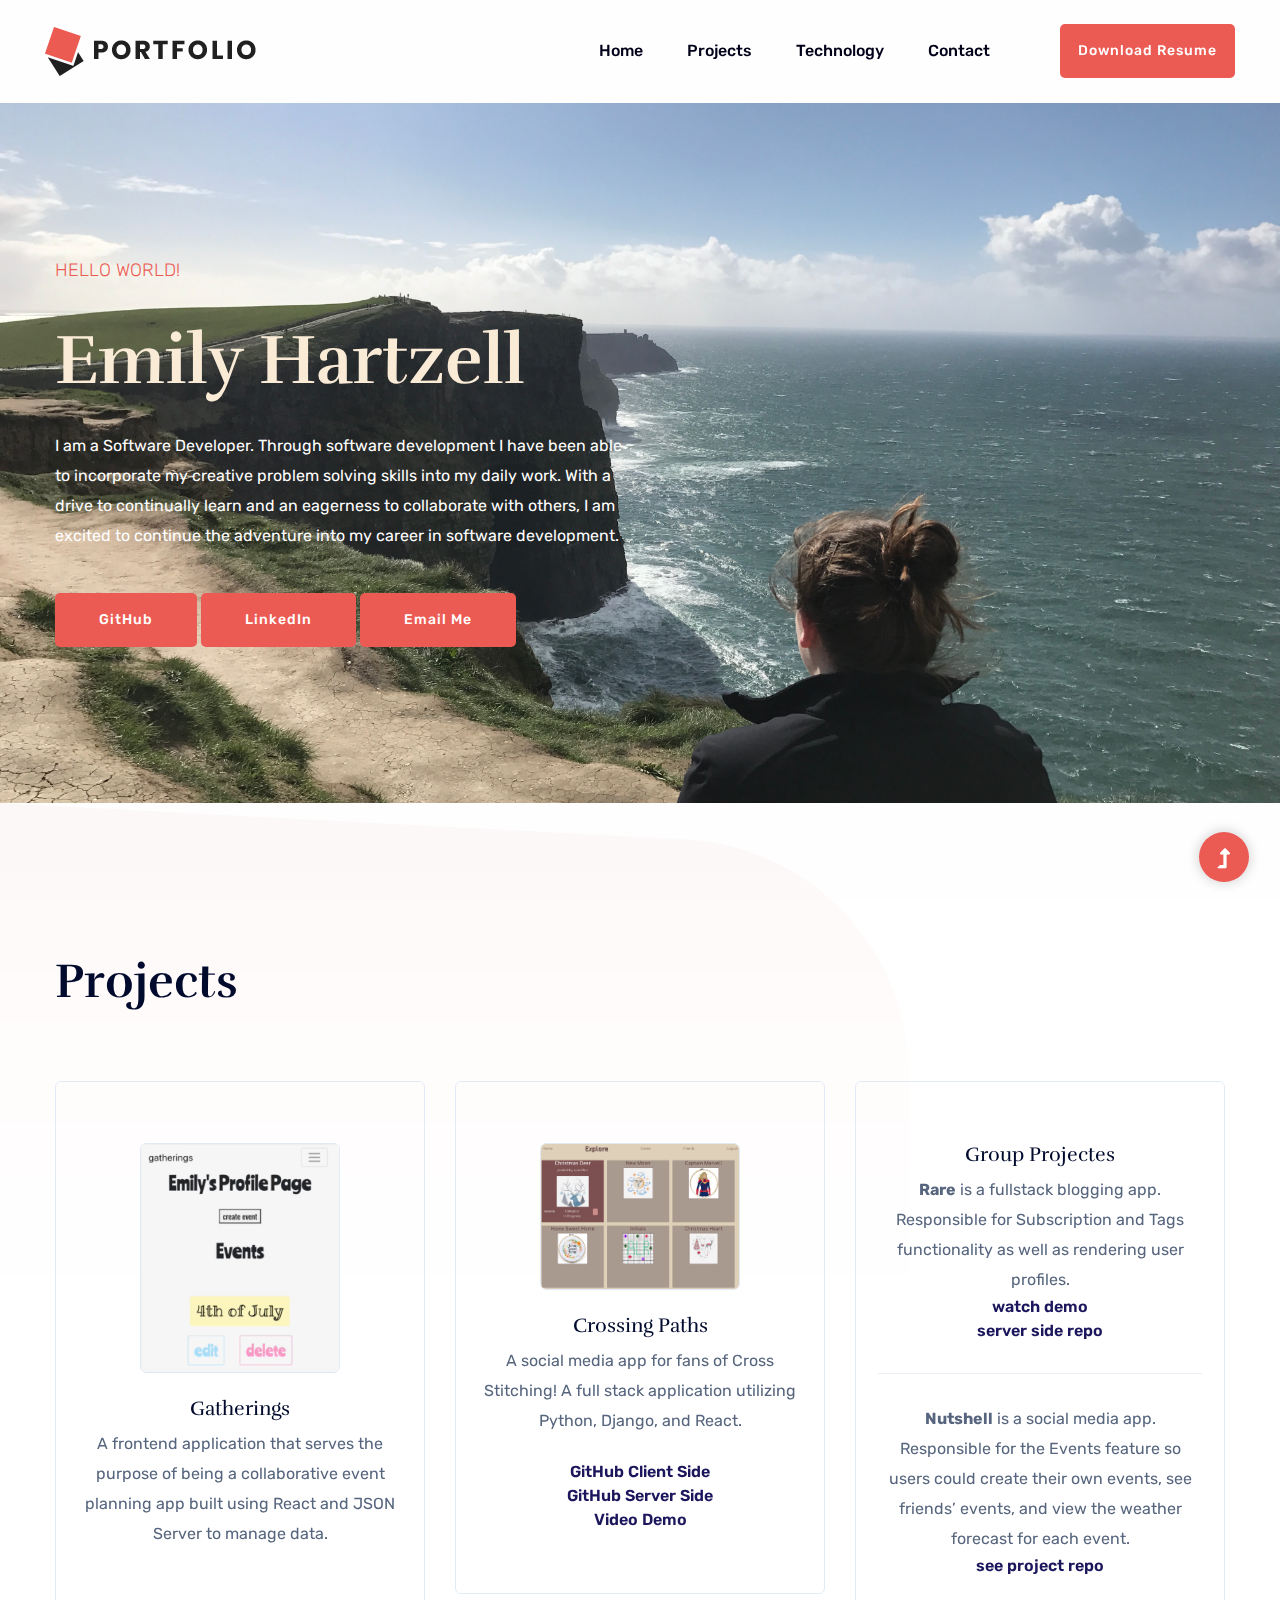
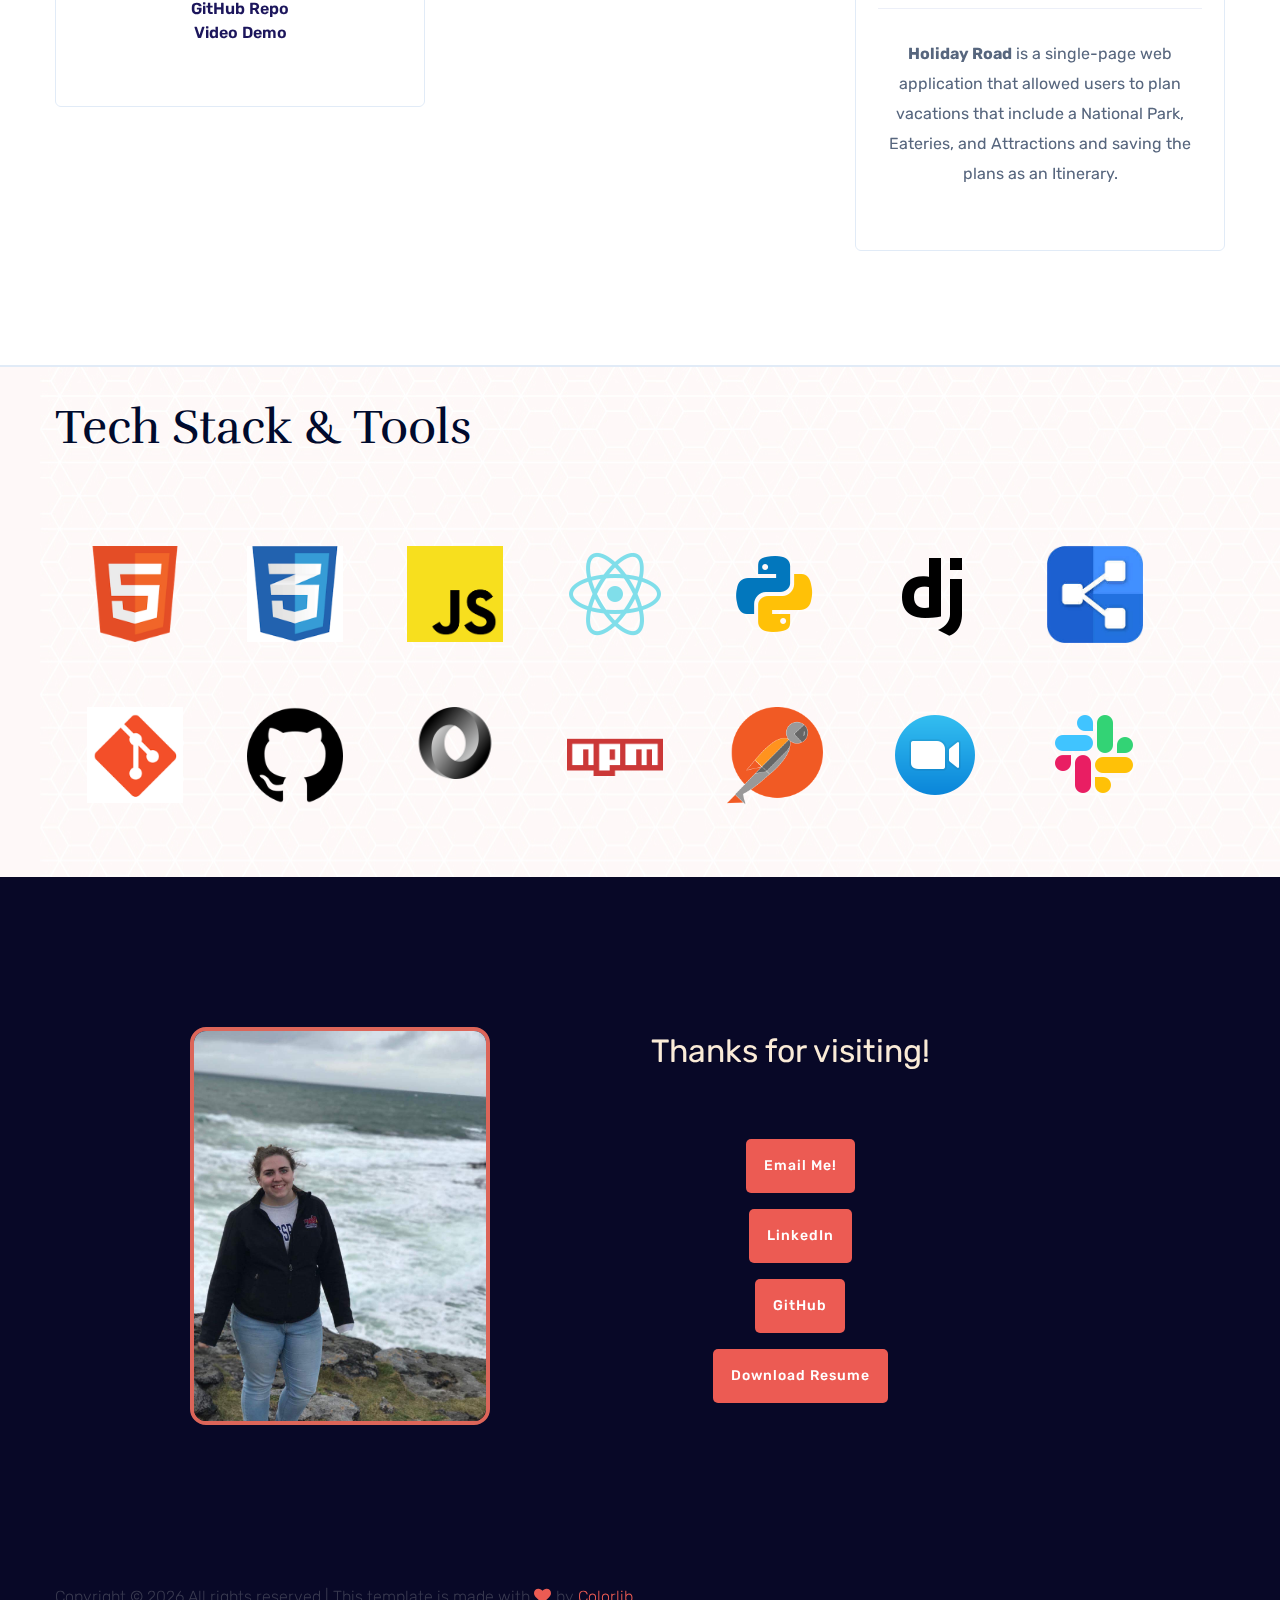
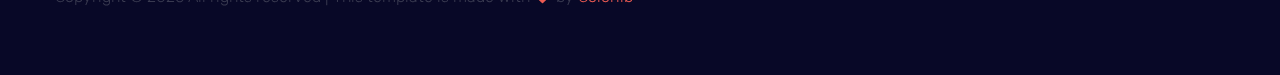
<file: index.html>
<!doctype html>
<html class="no-js" lang="zxx">

<head>
    <meta charset="utf-8">
    <meta http-equiv="x-ua-compatible" content="ie=edge">
    <title>Emily Hartzell's Portfolio </title>
    <meta name="description" content="">
    <meta name="viewport" content="width=device-width, initial-scale=1">
    <link rel="manifest" href="site.webmanifest">
    <link rel="shortcut icon" type="image/x-icon" href="assets/img/favicon.ico">

    <!-- CSS here -->
    <link rel="stylesheet" href="assets/css/bootstrap.min.css">
    <link rel="stylesheet" href="assets/css/owl.carousel.min.css">
    <link rel="stylesheet" href="assets/css/slicknav.css">
    <link rel="stylesheet" href="assets/css/flaticon.css">
    <link rel="stylesheet" href="assets/css/animate.min.css">
    <link rel="stylesheet" href="assets/css/magnific-popup.css">
    <link rel="stylesheet" href="assets/css/fontawesome-all.min.css">
    <link rel="stylesheet" href="assets/css/themify-icons.css">
    <link rel="stylesheet" href="assets/css/slick.css">
    <link rel="stylesheet" href="assets/css/nice-select.css">
    <link rel="stylesheet" href="assets/css/style.css">
</head>

<body>
    <!-- Preloader Start -->
    <div id="preloader-active">
        <div class="preloader d-flex align-items-center justify-content-center">
            <div class="preloader-inner position-relative">
                <div class="preloader-circle"></div>
                <div class="preloader-img pere-text">
                    <img src="assets/img/logo/loder.jpg" alt="">
                </div>
            </div>
        </div>
    </div>
    <!-- Preloader Start -->
    <header>
        <!-- Header Start -->
        <div class="header-area">
            <div class="main-header  header-sticky">
                <div class="container-fluid">
                    <div class="row align-items-center">
                        <!-- Logo -->
                        <div class="col-xl-2 col-lg-2 col-md-1">
                            <div class="logo">
                                <a href="index.html"><img src="assets/img/logo/logo.png" alt=""></a>
                            </div>
                        </div>
                        <div class="col-xl-10 col-lg-10 col-md-10">
                            <div class="menu-main d-flex align-items-center justify-content-end">
                                <!-- Main-menu -->
                                <div class="main-menu f-right d-none d-lg-block">
                                    <nav>
                                        <ul id="navigation">
                                            <li><a href="index.html">Home</a></li>
                                            <!-- <li><a href="about.html">About</a></li> -->
                                            <li><a href=#capstones>Projects</a></li>
                                            <!-- <li><a href=#portfolio>Portfolio</a></li> -->
                                            <li><a href=#techstack>Technology</a></li>
                                            <li><a href=#contact>Contact</a></li>
                                        </ul>
                                    </nav>
                                </div>
                                <div class="header-right-btn f-right d-none d-xl-block ml-20">
                                    <a href="./assets/img/HartzellResume.pdf" download="HartzellResume"
                                        class="btn header-btn">Download Resume</a>
                                </div>
                            </div>
                        </div>
                        <!-- Mobile Menu -->
                        <div class="col-12">
                            <div class="mobile_menu d-block d-lg-none"></div>
                        </div>
                    </div>
                </div>
            </div>
        </div>
        <!-- Header End -->
    </header>
    <main>

        <!-- slider Area Start-->
        <div class="slider-area ">
            <div class="slider-active">
                <!-- Single Slider -->
                <div class="single-slider slider-height d-flex align-items-center">
                    <div class="container">
                        <div class="row">
                            <div class="col-xl-6 col-lg-6 col-md-8">
                                <div class="hero__caption">
                                    <span data-animation="fadeInUp" data-delay=".4s">Hello World!</span>
                                    <h1 data-animation="fadeInUp" data-delay=".6s" style="color:antiquewhite;">Emily
                                        Hartzell</h1>
                                    <P data-animation="fadeInUp" data-delay=".8s" style="color:white;">I am a Software
                                        Developer. Through software development I have been able to incorporate my
                                        creative problem solving skills into my daily work. With a drive to continually
                                        learn and an eagerness to collaborate with others, I am excited to continue the
                                        adventure into my career in software development.</P>
                                    <!-- Hero-btn -->
                                    <div class="hero__btn">
                                        <a href="https://github.com/egeehartz" class="btn hero-btn"
                                            data-animation="fadeInLeft" data-delay=".8s" target="_blank">GitHub</a>
                                        <a href="https://linkedin.com/in/emilyhartzell" class="btn hero-btn"
                                            data-animation="fadeInLeft" data-delay=".8s" target="_blank">LinkedIn</a>
                                        <a href=mailto:emily.g.hartzell@gmail.com class="btn hero-btn"
                                            data-animation="fadeInLeft" data-delay=".8s">Email Me</a>
                                    </div>
                                </div>
                            </div>
                        </div>
                    </div>
                </div>
                <!-- Single Slider -->
                <div class="single-slider slider-height d-flex align-items-center">
                    <div class="container">
                        <div class="row">
                            <div class="col-xl-6 col-lg-6 col-md-8">
                                <div class="hero__caption">
                                    <span data-animation="fadeInUp" data-delay=".4s">Hello World!.</span>
                                    <h1 data-animation="fadeInUp" data-delay=".6s">Emily Hartzell</h1>
                                    <P data-animation="fadeInUp" data-delay=".8s">I am a Software Developer. Through
                                        software development I have been able to incorporate my creative problem solving
                                        skills into my daily work. With a drive to continually learn and an eagerness to
                                        collaborate with others, I am excited to continue the adventure into my career
                                        in software development.</P>
                                    <!-- Hero-btn -->
                                    <div class="hero__btn">
                                        <a href="https://github.com/egeehartz" class="btn hero-btn"
                                            data-animation="fadeInLeft" data-delay=".8s" target="_blank">GitHub</a>
                                        <a href="https://linkedin.com/in/emilyhartzell" class="btn hero-btn"
                                            data-animation="fadeInLeft" data-delay=".8s" target="_blank">LinkedIn</a>
                                        <a href=mailto:emily.g.hartzell@gmail.com class="btn hero-btn"
                                            data-animation="fadeInLeft" data-delay=".8s">Email Me</a>
                                    </div>
                                </div>
                            </div>
                        </div>
                    </div>
                </div>
            </div>
        </div>
        <!-- slider Area End-->
        <!-- About Area start -->
        <!-- <section class="about-area section-paddingt30">
            <div class="container">
                <div class="row ">
                    <div class="col-lg-5">
                        <div class="about-caption mb-50">
                            <h3>Designing With Passion While Exploring The World.</h3>
                            <p class="pera1">Consectetur adipiscing elit, sed do eiusmod tempor ididunt ut labore et dolore magna aliqua. Quis ipsum suspendisces gravida. Risus commodo viverra sebfd dho eiusmod tempor maecenas accumsan lacus.</p>
                            <p>Consectetur adipiscing elit, sed do eiusmod tempor ididunt ut labore et dolore magna aliqua. </p>
                        </div>
                    </div>
                    <div class="col-lg-5 offset-lg-1">
                        <div class="about-caption2">
                            <h3>Any Type Of Query<br> & Discussion.</h3>
                            <p>Late talk with me</p>
                           <div class="send-cv">
                                <a href="#">hire@colorlib.com</a>
                                <i class="ti-arrow-right"></i>
                           </div>
                        </div>
                    </div>
                </div>
            </div>
        </section> -->
        <!-- About Area End -->
        <!-- Capstone Area Start -->
        <section class="categories-area section-padding3" id="capstones">
            <div class="container">
                <div class="row">
                    <div class="col-lg-6">
                        <!-- Section Tittle -->
                        <div class="section-tittle mb-70">
                            <h2>Projects</h2>
                        </div>
                    </div>
                </div>
                <div class="row">
                    <div class="col-lg-4 col-md-6 col-sm-6">
                        <div class="single-cat text-center mb-50">
                            <div class="cat-icon">
                                <!-- <span class="flaticon-pen"></span> -->
                                <img src="./assets/img/gatherings-screen.png" class="gatheringsPic" />
                            </div>
                            <div class="cat-cap">
                                <h5>Gatherings</h5>
                                <p>A frontend application that serves the purpose of being a collaborative event
                                    planning app built using React and JSON Server to manage data.
                                </p>
                                <br>
                                <br>
                                <div>
                                    <a href="https://github.com/egeehartz/gatherings-app" target="_blank">GitHub Repo</a>
                                    <br>
                                    <a href="https://youtu.be/f_bwBwbRkGI" target="_blank">Video Demo</a>
                                </div>
                            </div>
                        </div>
                    </div>
                    <div class="col-lg-4 col-md-6 col-sm-6">
                        <div class="single-cat text-center mb-50">
                            <div class="cat-icon">
                                <img src="./assets/img/explore2.png" class="gatheringsPic" />
                            </div>
                            <div class="cat-cap">
                                <h5>Crossing Paths</h5>
                                <p>A social media app for fans of Cross Stitching! A full stack application utilizing
                                    Python, Django, and React.
                                </p>
                                <br>
                                <div>
                                    <a href="https://github.com/egeehartz/crossing-paths-client" target="_blank">GitHub Client Side</a>
                                    <br>
                                    <a href="https://github.com/egeehartz/back-end-capstone" target="_blank">GitHub Server Side</a>
                                    <br>
                                    <a href="https://youtu.be/i3hspotqhCY" target="_blank">Video Demo</a>
                                </div>
                            </div>
                        </div>
                    </div>
                    <div class="col-lg-4 col-md-6 col-sm-6">
                        <div class="single-cat text-center mb-50">
                            <div class="cat-icon">
                                <!-- <span class="flaticon-speaker"></span> -->
                                <!-- <img src="./assets/img/video-ico.png" class="videoPic"/> -->
                            </div>
                            <div class="cat-cap">
                                <h5>Group Projectes</h5>
                                <p><strong>Rare</strong> is a fullstack blogging app. Responsible for Subscription and
                                    Tags functionality as well as rendering user profiles.</p>
                                <a
                                    href="https://www.youtube.com/watch?v=MCRyN8Nppwc&list=PLFzI28G0XGV0mIo_HfGo9R7TBBfSck5pQ&index=1&t=57s">watch
                                    demo</a>
                                <br>
                                <a href="https://github.com/NSS-Day-Cohort-42/rare-api-fakes-news">server side repo</a>
                                <hr />
                                <p><strong>Nutshell</strong> is a social media app. Responsible for the Events feature
                                    so users could create their own events, see friends’ events, and view the weather
                                    forecast for each event.</p>
                                <a href="https://github.com/NSS-Day-Cohort-42/nutshell-alien-abductees">see project
                                    repo</a>
                                <hr />
                                <p><strong>Holiday Road</strong> is a single-page web application that allowed users to
                                    plan vacations that include a National Park, Eateries, and Attractions and saving
                                    the plans as an Itinerary.</p>
                                <!-- <p>Video and click-through demonstrations
                                    <a href="https://www.youtube.com/playlist?list=PLFzI28G0XGV0mIo_HfGo9R7TBBfSck5pQ">here</a>
                                </p> -->
                            </div>
                        </div>
                    </div>
                </div>
            </div>
        </section>
        <!-- Capstone Area End -->
        <!-- Projects Area Start -->
        <section class="services-area projects-padding" id="projects">
            <!-- <div class="container">
               <div class="project-heading mb-35">
                    <div class="row align-items-end">
                        <div class="col-lg-6"> -->
            <!-- Projects Section Tittle -->
            <!-- <div class="section-tittle">
                                <h2>Projects</h2>
                            </div>
                        </div>
                        <div class="col-lg-6">
                            <div class="properties__button"> -->
            <!--Projects Nav Button  -->
            <!-- <nav>
                                    <div class="nav nav-tabs" id="nav-tab" role="tablist">
                                        <a class="nav-item nav-link active" id="nav-home-tab" data-toggle="tab" href="#nav-home" role="tab" aria-controls="nav-home" aria-selected="false">Group Projects</a>
                                        <a class="nav-item nav-link" id="nav-profile-tab" data-toggle="tab" href="#nav-profile" role="tab" aria-controls="nav-profile" aria-selected="false">Full Stack</a>
                                        <a class="nav-item nav-link" id="nav-contact-tab" data-toggle="tab" href="#nav-contact" role="tab" aria-controls="nav-contact" aria-selected="false">Front End</a>
                                        <a class="nav-item nav-link" id="nav-last-tab" data-toggle="tab" href="#nav-last" role="tab" aria-controls="nav-contact" aria-selected="false">Side Projects</a>
                                        <a class="nav-item nav-link" id="nav-technology" data-toggle="tab" href="#nav-techno" role="tab" aria-controls="nav-contact" aria-selected="false">Side Projects</a> -->
            <!-- </div>
                                </nav> -->
            <!--End Projects Nav Button  -->
            <!-- </div>
                        </div>
                    </div>
               </div>
                <div class="row">
                    <div class="col-12"> -->
            <!-- Nav Card -->
            <!-- <div class="tab-content active" id="nav-tabContent"> -->
            <!-- card ONE (group projects)-->
            <!-- <div class="tab-pane fade active show" id="nav-home" role="tabpanel" aria-labelledby="nav-home-tab">            -->
            <!-- <div class="services-caption">
                                    <div class="row">
                                        <div class="col-lg-8 col-md-8 col-sm-8"> -->
            <!-- Single -->
            <!-- <div class="single-services mb-30">
                                                <img src="assets/img/service/services1.png" alt="nutshell" class="1-a">
                                            </div>
                                        </div>
                                        <div class="col-lg-4 col-md-4 col-sm-4">
                                            <div class="row">
                                                <div class="col-lg-12">
                                                    Single -->
            <!-- <div class="single-services mb-30">
                                                        <img src="assets/img/service/services2.png" alt="truncheons" class="1-b">
                                                    </div>
                                                </div>
                                                <div class="col-lg-12"> -->
            <!-- Single -->
            <!-- <div class="single-services mb-30">
                                                        <img src="assets/img/service/services3.png" alt="holiday" class="1-c">
                                                    </div>
                                                </div>
                                            </div>
                                        </div>
                                        <div class="col-lg-4 col-md-4 col-sm-4"> -->
            <!-- Single -->
            <!-- <div class="single-services mb-30">
                                                <img src="assets/img/service/services4.png" alt="rare" class="1-d">
                                            </div>
                                        </div>
                                        <div class="col-lg-4 col-md-4 col-sm-4"> -->
            <!-- Single -->
            <!-- <div class="single-services mb-30"> -->
            <!-- <h2>forked repos</h2> -->
            <!-- <img src="assets/img/service/services5.png" alt="1-e"> -->
            <!-- </div>
                                        </div>
                                        <div class="col-lg-4 col-md-4 col-sm-4"> -->
            <!-- Single -->
            <!-- <div class="single-services mb-30">
                                                <img src="assets/img/service/services6.png" alt="1-f">
                                            </div> -->
            <!-- </div>
                                    </div>
                                </div>
                            </div> -->
            <!-- Card TWO (full stack)-->
            <!-- <div class="tab-pane fade" id="nav-profile" role="tabpanel" aria-labelledby="nav-profile-tab">
                                <div class="services-caption">
                                    <div class="row">
                                        <div class="col-lg-8 col-md-8 col-sm-8"> -->
            <!-- Single -->
            <!-- <div class="single-services mb-30">
                                                <img src="assets/img/service/services6.png" alt="crossings" class="2-a">
                                            </div>
                                        </div>
                                        <div class="col-lg-4 col-md-4 col-sm-4">
                                            <div class="row">
                                                <div class="col-lg-12"> -->
            <!-- Single -->
            <!-- <div class="single-services mb-30">
                                                        <img src="assets/img/service/services2.png" alt="dailyjournal" class="2-b">
                                                    </div>
                                                </div>
                                                <div class="col-lg-12"> -->
            <!-- Single -->
            <!-- <div class="single-services mb-30">
                                                        <img src="assets/img/service/services3.png" alt="levelup" class="2-c">
                                                    </div>
                                                </div>
                                            </div>
                                        </div>
                                        <div class="col-lg-4 col-md-4 col-sm-4"> -->
            <!-- Single -->
            <!-- <div class="single-services mb-30">
                                                <img src="assets/img/service/services4.png" alt="" class="2-d">
                                            </div> -->
            <!-- </div>
                                        <div class="col-lg-4 col-md-4 col-sm-4"> -->
            <!-- Single -->
            <!-- <div class="single-services mb-30">
                                                <img src="assets/img/service/services5.png" alt="kennels" class="2-e">
                                            </div>
                                        </div>
                                        <div class="col-lg-4 col-md-4 col-sm-4"> -->
            <!-- Single -->
            <!-- <div class="single-services mb-30">
                                                <img src="assets/img/service/services1.png" alt="gamerrater" class="2-f">
                                            </div>
                                        </div>
                                    </div>
                                </div>
                            </div> -->
            <!-- Card THREE (front end) -->
            <!-- <div class="tab-pane fade" id="nav-contact" role="tabpanel" aria-labelledby="nav-contact-tab">
                                <div class="services-caption">
                                    <div class="row">
                                        <div class="col-lg-8 col-md-8 col-sm-8"> -->
            <!-- Single -->
            <!-- <div class="single-services mb-30">
                                                <img src="assets/img/service/services2.png" alt="gatherings">
                                            </div>
                                        </div>
                                        <div class="col-lg-4 col-md-4 col-sm-4">
                                            <div class="row">
                                                <div class="col-lg-12"> -->
            <!-- Single -->
            <!-- <div class="single-services mb-30">
                                                        <img src="assets/img/service/services1.png" alt="nutshell">
                                                    </div>
                                                </div>
                                                <div class="col-lg-12"> -->
            <!-- Single -->
            <!-- <div class="single-services mb-30">
                                                        <img src="assets/img/service/services3.png" alt="holiday">
                                                    </div>
                                                </div>
                                            </div>
                                        </div>
                                        <div class="col-lg-4 col-md-4 col-sm-4"> -->
            <!-- Single -->
            <!-- <div class="single-services mb-30">
                                                <img src="assets/img/service/services4.png" alt="weakestlink">
                                            </div>
                                        </div>
                                        <div class="col-lg-4 col-md-4 col-sm-4"> -->
            <!-- Single -->
            <!-- <div class="single-services mb-30">
                                                <img src="assets/img/service/services5.png" alt="truncheons">
                                            </div>
                                        </div>
                                        <div class="col-lg-4 col-md-4 col-sm-4"> -->
            <!-- Single -->
            <!-- <div class="single-services mb-30">
                                                <img src="assets/img/service/services6.png" alt="kennels">
                                            </div>
                                        </div>
                                    </div>
                                </div>
                            </div> -->
            <!-- card FOUR (side projects) -->
            <!-- <div class="tab-pane fade" id="nav-last" role="tabpanel" aria-labelledby="nav-last-tab">
                                <div class="services-caption">
                                    <div class="row">
                                        <div class="col-lg-8 col-md-8 col-sm-8"> -->
            <!-- Single -->
            <!-- <div class="single-services mb-30">
                                                <img src="assets/img/service/services1.png" alt="weakestlink">
                                            </div>
                                        </div>
                                        <div class="col-lg-4 col-md-4 col-sm-4">
                                            <div class="row">
                                                <div class="col-lg-12"> -->
            <!-- Single -->
            <!-- <div class="single-services mb-30">
                                                        <img src="assets/img/service/services2.png" alt="jobseekr">
                                                    </div>
                                                </div>
                                                <div class="col-lg-12"> -->
            <!-- Single -->
            <!-- <div class="single-services mb-30">
                                                        <img src="assets/img/service/services3.png" alt="">
                                                    </div>
                                                </div>
                                            </div>
                                        </div>
                                        <div class="col-lg-4 col-md-4 col-sm-4"> -->
            <!-- Single -->
            <!-- <div class="single-services mb-30">
                                                <img src="assets/img/service/services4.png" alt="">
                                            </div>
                                        </div>
                                        <div class="col-lg-4 col-md-4 col-sm-4"> -->
            <!-- Single -->
            <!-- <div class="single-services mb-30">
                                                <img src="assets/img/service/services5.png" alt="">
                                            </div>
                                        </div>
                                        <div class="col-lg-4 col-md-4 col-sm-4"> -->
            <!-- Single -->
            <!-- <div class="single-services mb-30">
                                                <img src="assets/img/service/services6.png" alt="">
                                            </div>
                                        </div>
                                    </div>
                                </div>
                            </div> -->
            <!-- card FIVE -->
            <!-- <div class="tab-pane fade" id="nav-techno" role="tabpanel" aria-labelledby="nav-technology">
                                <div class="services-caption">
                                    <div class="row">
                                        <div class="col-lg-8 col-md-8 col-sm-8"> -->
            <!-- Single -->
            <!-- <div class="single-services mb-30">
                                                <img src="assets/img/service/services3.png" alt="">
                                            </div>
                                        </div>
                                        <div class="col-lg-4 col-md-4 col-sm-4">
                                            <div class="row">
                                                <div class="col-lg-12"> -->
            <!-- Single -->
            <!-- <div class="single-services mb-30">
                                                        <img src="assets/img/service/services2.png" alt="">
                                                    </div>
                                                </div>
                                                <div class="col-lg-12"> -->
            <!-- Single -->
            <!-- <div class="single-services mb-30">
                                                        <img src="assets/img/service/services1.png" alt="">
                                                    </div>
                                                </div>
                                            </div>
                                        </div>
                                        <div class="col-lg-4 col-md-4 col-sm-4"> -->
            <!-- Single -->
            <!-- <div class="single-services mb-30">
                                                <img src="assets/img/service/services4.png" alt="">
                                            </div>
                                        </div>
                                        <div class="col-lg-4 col-md-4 col-sm-4"> -->
            <!-- Single -->
            <!-- <div class="single-services mb-30">
                                                <img src="assets/img/service/services5.png" alt="">
                                            </div>
                                        </div>
                                        <div class="col-lg-4 col-md-4 col-sm-4"> -->
            <!-- Single -->
            <!-- <div class="single-services mb-30">
                                                <img src="assets/img/service/services6.png" alt="">
                                            </div>
                                        </div>
                                    </div>
                                </div>
                            </div>
                        </div> -->
            <!-- End Nav Card -->
            <!-- </div>
                </div>
            </div> -->
        </section>
        <!-- Projects Area End -->
        <!-- Want To Work Start -->
        <!-- <section class="wantToWork-area w-padding2">
            <div class="container">
                <div class="row align-items-center justify-content-between">
                    <div class="col-xl-6 col-lg-8 col-md-8">
                        <div class="wantToWork-caption wantToWork-caption2">
                            <h2>Dont worry for contact i`m available</h2>
                        </div>
                    </div>
                    <div class="col-xl-2 col-lg-2 col-md-3">
                        <a href="#" class="btn btn-black f-right">Contact Me Now</a>
                    </div>
                </div>
            </div>
        </section> -->
        <!-- Want To Work End -->

        <!-- client-comments -->
        <!-- <section class="client-comments section-paddingt30">
            <div class="container">
                <div class="row">
                    <div class="col-xl-6 col-lg-8 col-md-10">
                        <!-- Section Tittle -->
        <!-- <div class="section-tittle mb-70">
                            <h2>Some Possitive Feedback  That Encourage Us</h2>
                        </div>
                    </div>
                </div>
            </div> -->
        <!-- latest-blog-area start -->
        <!-- <div class="latest-blog-area">
                <div class="container">
                    <div class="custom-row">
                        <div class="blog-active"> -->
        <!-- single-items -->
        <!-- <div class="col-xl-4">
                                <div class="blog-wrapper">
                                    <div class="blog-inner">
                                    <div class="blog-top">
                                            <div class="person-img">
                                                <img src="assets/img/gallery/blog1.png" alt="">
                                            </div>
                                            <div class="comment-person">
                                                <h2>Bradley Erickson</h2>   
                                                <span>UI/UX Designer</span>
                                            </div>
                                    </div>
                                        <p>Consectetur adipisicing elit, seddosdoe eiusmod tempor incididunt utore etstes dolore magna aliqua. Ut imminim restai veniam, quis nostrud.</p>
                                    </div>
                                </div>
                            </div>  -->
        <!-- single-items -->
        <!-- <div class="col-xl-4">
                                <div class="blog-wrapper">
                                    <div class="blog-inner">
                                    <div class="blog-top">
                                            <div class="person-img">
                                                <img src="assets/img/gallery/blog2.png" alt="">
                                            </div>
                                            <div class="comment-person">
                                                <h2>Bradley Erickson</h2>   
                                                <span>UI/UX Designer</span>
                                            </div>
                                    </div>
                                        <p>Consectetur adipisicing elit, seddosdoe eiusmod tempor incididunt utore etstes dolore magna aliqua. Ut imminim restai veniam, quis nostrud.</p>
                                    </div>
                                </div>
                            </div> -->
        <!-- single-items -->
        <!-- <div class="col-xl-4">
                                <div class="blog-wrapper">
                                    <div class="blog-inner">
                                    <div class="blog-top">
                                            <div class="person-img">
                                                <img src="assets/img/gallery/blog3.png" alt="">
                                            </div>
                                            <div class="comment-person">
                                                <h2>Bradley Erickson</h2>   
                                                <span>UI/UX Designer</span>
                                            </div>
                                    </div>
                                        <p>Consectetur adipisicing elit, seddosdoe eiusmod tempor incididunt utore etstes dolore magna aliqua. Ut imminim restai veniam, quis nostrud.</p>
                                    </div>
                                </div>
                            </div> -->
        <!-- single-items -->
        <!-- <div class="col-xl-4">
                                <div class="blog-wrapper">
                                    <div class="blog-inner">
                                    <div class="blog-top">
                                            <div class="person-img">
                                                <img src="assets/img/gallery/blog2.png" alt="">
                                            </div>
                                            <div class="comment-person">
                                                <h2>Bradley Erickson</h2>   
                                                <span>UI/UX Designer</span>
                                            </div>
                                    </div>
                                        <p>Consectetur adipisicing elit, seddosdoe eiusmod tempor incididunt utore etstes dolore magna aliqua. Ut imminim restai veniam, quis nostrud.</p>
                                    </div>
                                </div>
                            </div>
                        </div>
                    </div>
                </div>
            </div>            -->
        <!-- End latest-blog-area -->
        <div id="techstack"></div>
        </section>
        <!-- Brand Area Start -->
        <!-- can be tech stack!! -->
        <div class="tech-container" data-background="assets/img/gallery/section_bg04.jpg" id="contact">
            <div class="container">
                <h2 class="tech-title">Tech Stack & Tools</h2>
                <div class="technologies brand-border pt-50 pb-40">
                    <div class="single-brand">
                        <img class="tech-image" src="assets/img/tech/html5.png" alt="html">
                    </div>
                    <div class="single-brand">
                        <img class="tech-image" src="assets/img/tech/css3.png" alt="css">
                    </div>
                    <div class="single-brand">
                        <img class="tech-image" src="assets/img/tech/javascript.png" alt="javascript">
                    </div>
                    <div class="single-brand">
                        <img class="tech-image" src="assets/img/tech/react.png" alt="react">
                    </div>
                    <div class="single-brand">
                        <img class="tech-image" src="assets/img/tech/python.png" alt="python">
                    </div>
                    <div class="single-brand">
                        <img class="tech-image" src="assets/img/tech/django.png" alt="django">
                    </div>
                    <div class="single-brand">
                        <img class="tech-image" src="assets/img/tech/dbdiagram.png" alt="dbdiagram.io">
                    </div>
                    <div class="single-brand">
                        <img class="tech-image" src="assets/img/tech/git.png" alt="git">
                    </div>
                    <div class="single-brand">
                        <img class="tech-image" src="assets/img/tech/github.png" alt="github">
                    </div>
                    <div class="single-brand">
                        <img class="tech-image" src="assets/img/tech/json.png" alt="json">
                    </div>
                    <div class="single-brand">
                        <img class="tech-image" src="assets/img/tech/npm.png" alt="npm">
                    </div>
                    <div class="single-brand">
                        <img class="tech-image" src="assets/img/tech/postman.png" alt="postman">
                    </div>
                    <div class="single-brand">
                        <img class="tech-image" src="assets/img/tech/zoom.png" alt="zoom">
                    </div>
                    <div class="single-brand">
                        <img class="tech-image" src="assets/img/tech/slack.png" alt="slack">
                    </div>
                </div>
            </div>
        </div>
        <!-- Brand Area End -->
    </main>
    <footer>
        <!-- Footer Start-->
        <div class="footer-area">
            <div class="container">
                <div class="footer-top footer-padding">
                    <div class="row justify-content-center">
                        <div>
                            <img src="./assets/img/ireland2.jpg" width=300px
                                style="border: 4px solid #DC6559; border-radius:16px;" />
                        </div>
                        <div class="col-lg-6">
                            <div class="footer-top-cap text-center">
                                <div style="color:antiquewhite; font-size:xx-large; padding-bottom:4rem;">Thanks for
                                    visiting!</div>
                                <!-- <img src="assets/img/logo/logo2_footer.png" alt=""> -->
                                <div class="header-right-btn  d-none d-xl-block ml-20" style="padding-bottom: 1rem;">
                                    <a href=mailto:emily.g.hartzell@gmail.com class="btn header-btn">Email me!</a>
                                </div>
                                <div class="header-right-btn  d-none d-xl-block ml-20" style="padding-bottom: 1rem;">
                                    <a href="https://www.linkedin.com/in/emilyhartzell"
                                        class="btn header-btn">LinkedIn</a>
                                </div>
                                <div class="header-right-btn  d-none d-xl-block ml-20" style="padding-bottom: 1rem;">
                                    <a href="https://www.github.com/egeehartz" class="btn header-btn">GitHub</a>
                                </div>
                                <div class="header-right-btn  d-none d-xl-block ml-20">
                                    <a href="./assets/img/HartzellResume.pdf" download="HartzellResume"
                                        class="btn header-btn">Download Resume</a>
                                </div>
                            </div>
                        </div>
                    </div>
                </div>
                <div class="footer-bottom">
                    <div class="row d-flex justify-content-between align-items-center">
                        <div class="col-xl-9 col-lg-8">
                            <div class="footer-copy-right">
                                <p>
                                    <!-- Link back to Colorlib can't be removed. Template is licensed under CC BY 3.0. -->
                                    Copyright &copy;
                                    <script>document.write(new Date().getFullYear());</script> All rights reserved |
                                    This template is made with <i class="fa fa-heart" aria-hidden="true"></i> by <a
                                        href="https://colorlib.com" target="_blank">Colorlib</a>
                                    <!-- Link back to Colorlib can't be removed. Template is licensed under CC BY 3.0. -->
                                </p>
                            </div>
                        </div>
                        <div class="col-xl-3 col-lg-4">
                            <!-- Footer Social -->
                            <!-- <div class="footer-social f-right">
                                <a>Stay Connected</a>
                                <a href="#"><i class="fab fa-twitter"></i></a>
                                <a href="#"><i class="fab fa-facebook-f"></i></a>
                                <a href="#"><i class="fas fa-globe"></i></a>
                                <a href="#"><i class="fab fa-instagram"></i></a>
                            </div> -->
                        </div>
                    </div>
                </div>
            </div>
        </div>
        <!-- Footer End-->
    </footer>
    <!-- Scroll Up -->
    <div id="back-top">
        <a title="Go to Top" href="#"> <i class="fas fa-level-up-alt"></i></a>
    </div>

    <!-- JS here -->
    <!-- All JS Custom Plugins Link Here here -->
    <script src="./assets/js/vendor/modernizr-3.5.0.min.js"></script>
    <!-- Jquery, Popper, Bootstrap -->
    <script src="./assets/js/vendor/jquery-1.12.4.min.js"></script>
    <script src="./assets/js/popper.min.js"></script>
    <script src="./assets/js/bootstrap.min.js"></script>
    <!-- Jquery Mobile Menu -->
    <script src="./assets/js/jquery.slicknav.min.js"></script>

    <!-- Jquery Slick , Owl-Carousel Plugins -->
    <script src="./assets/js/owl.carousel.min.js"></script>
    <script src="./assets/js/slick.min.js"></script>
    <!-- One Page, Animated-HeadLin -->
    <script src="./assets/js/wow.min.js"></script>
    <script src="./assets/js/animated.headline.js"></script>
    <script src="./assets/js/jquery.magnific-popup.js"></script>

    <!-- Nice-select, sticky -->
    <script src="./assets/js/jquery.nice-select.min.js"></script>
    <script src="./assets/js/jquery.sticky.js"></script>

    <!-- contact js -->
    <script src="./assets/js/contact.js"></script>
    <script src="./assets/js/jquery.form.js"></script>
    <script src="./assets/js/jquery.validate.min.js"></script>
    <script src="./assets/js/mail-script.js"></script>
    <script src="./assets/js/jquery.ajaxchimp.min.js"></script>

    <!-- Jquery Plugins, main Jquery -->
    <script src="./assets/js/plugins.js"></script>
    <script src="./assets/js/main.js"></script>

</body>

</html>
</file>
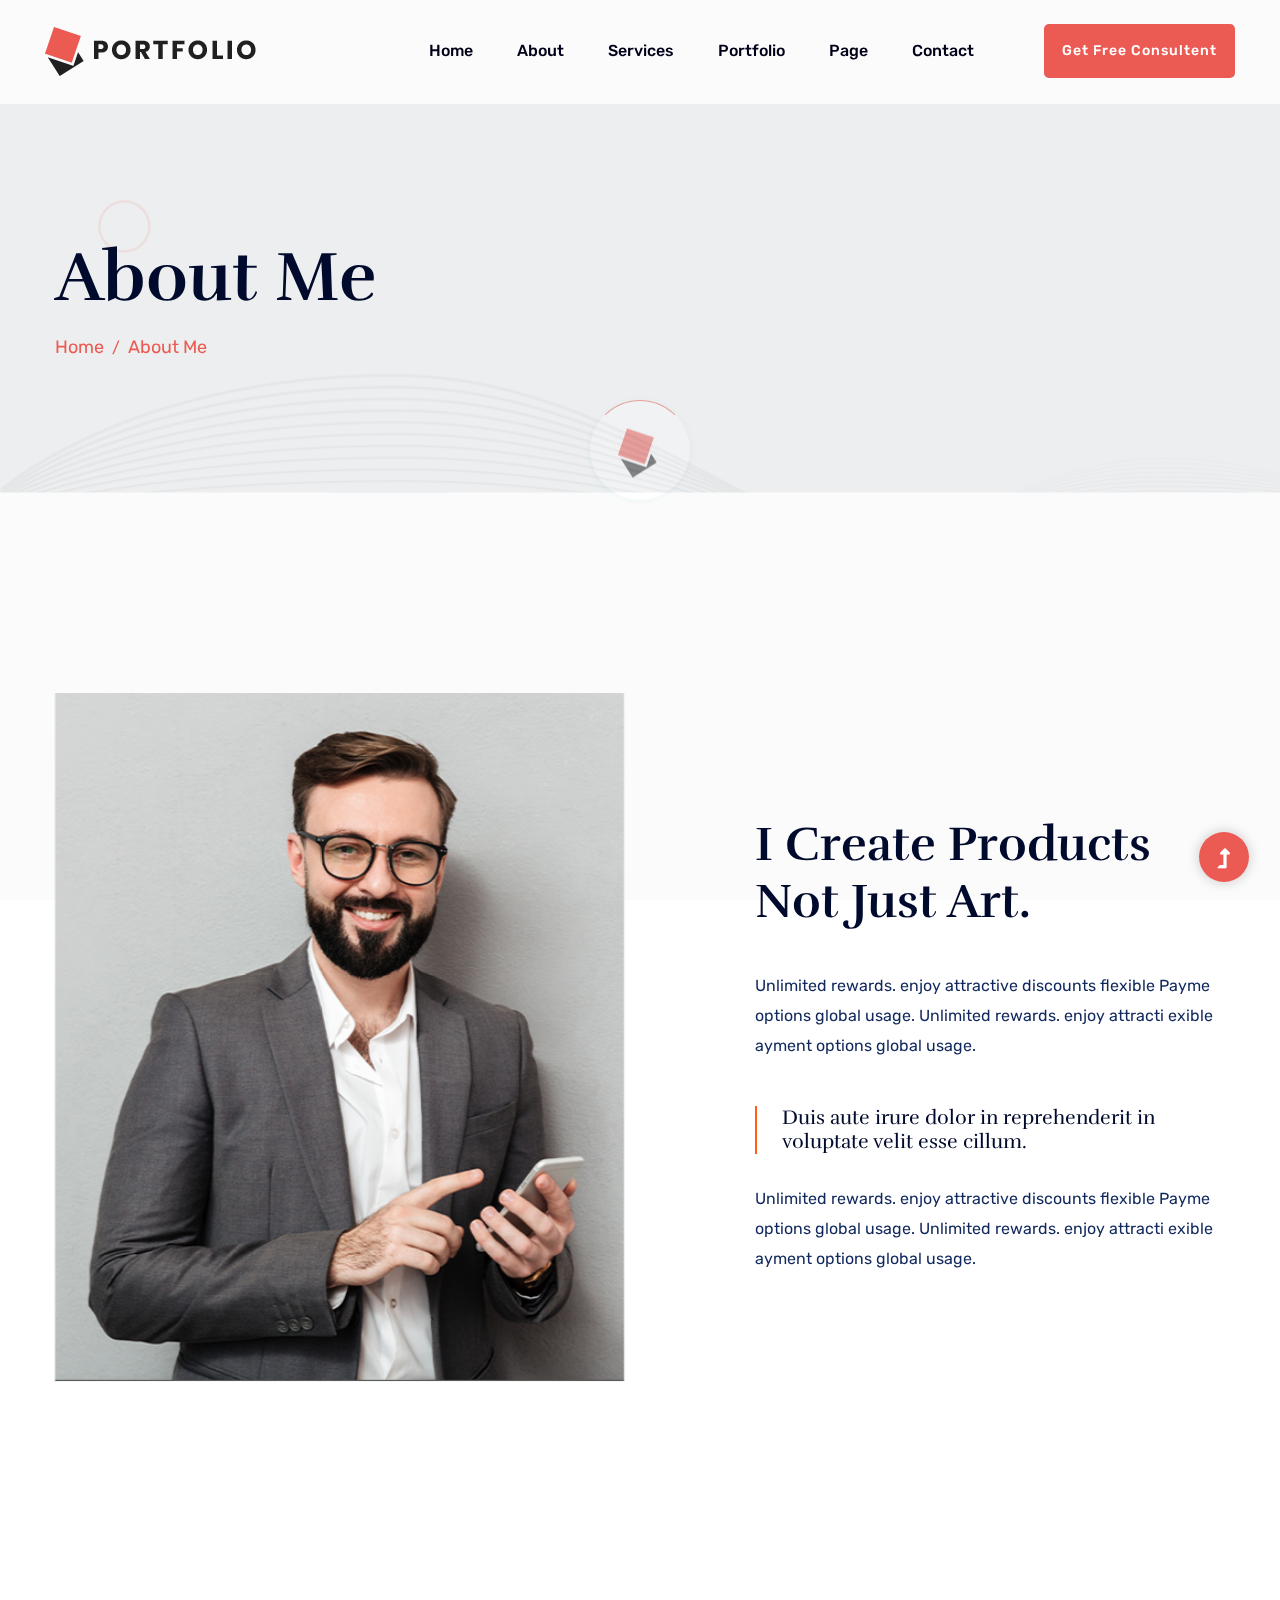
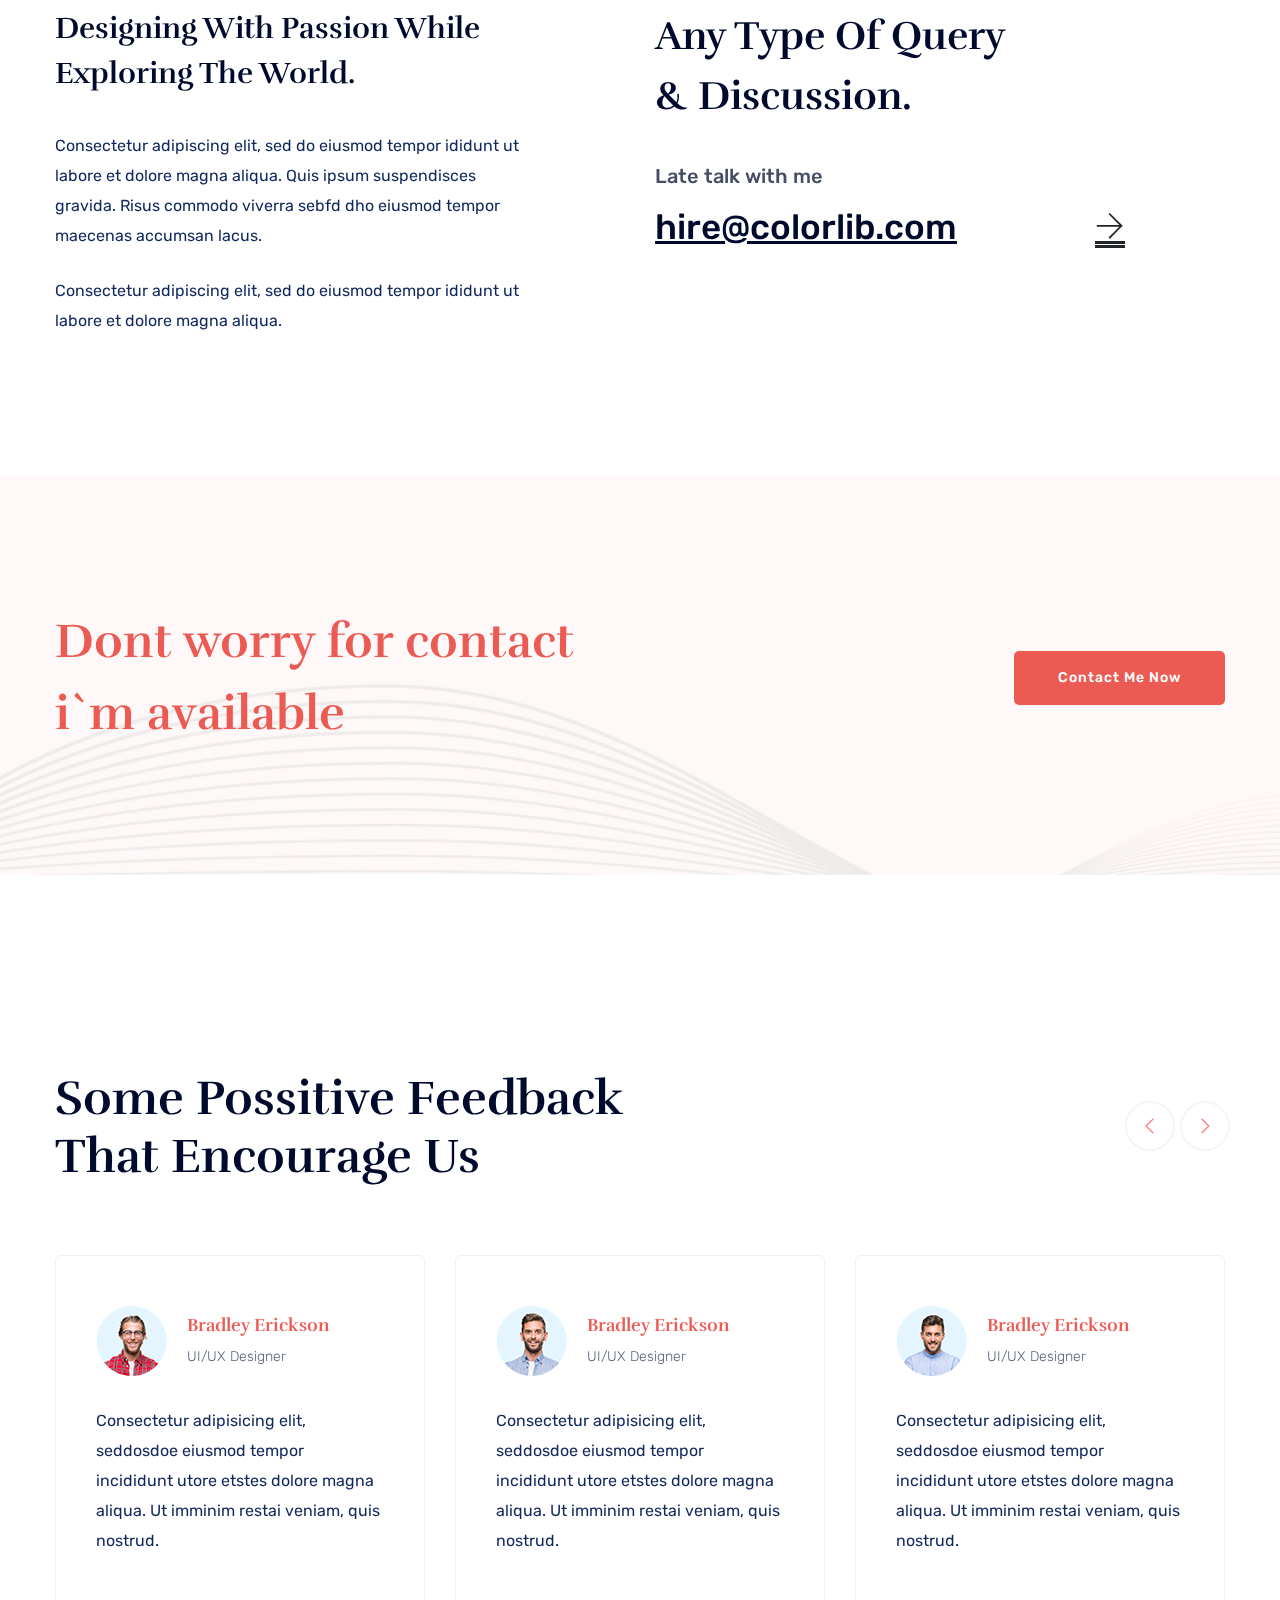
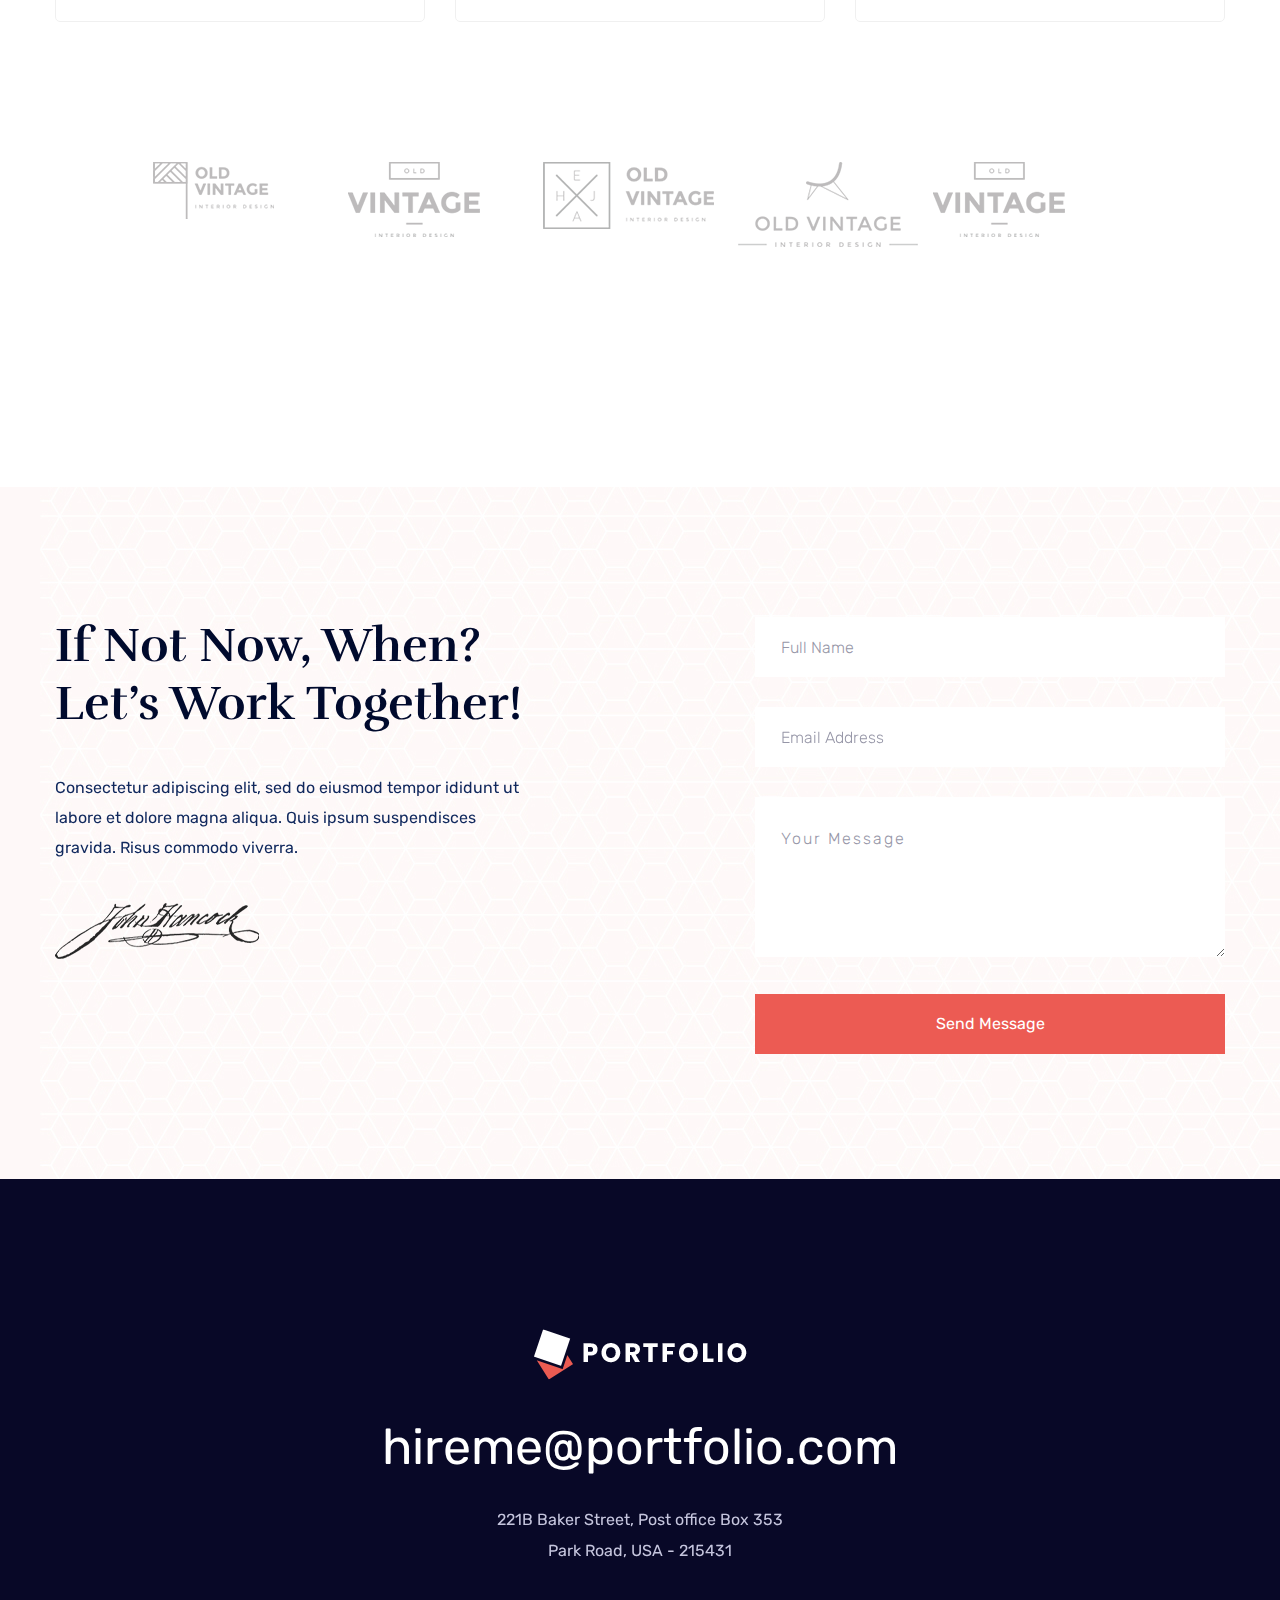
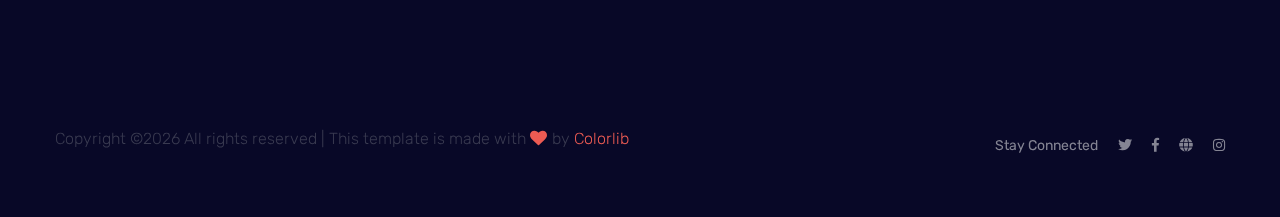
<file: about.html>
<!doctype html>
<html class="no-js" lang="zxx">
    <head>
        <meta charset="utf-8">
        <meta http-equiv="x-ua-compatible" content="ie=edge">
        <title>Personal HTML-5 Template </title>
        <meta name="description" content="">
        <meta name="viewport" content="width=device-width, initial-scale=1">
        <link rel="manifest" href="site.webmanifest">
		<link rel="shortcut icon" type="image/x-icon" href="assets/img/favicon.ico">

		<!-- CSS here -->
            <link rel="stylesheet" href="assets/css/bootstrap.min.css">
            <link rel="stylesheet" href="assets/css/owl.carousel.min.css">
            <link rel="stylesheet" href="assets/css/slicknav.css">
            <link rel="stylesheet" href="assets/css/flaticon.css">
            <link rel="stylesheet" href="assets/css/animate.min.css">
            <link rel="stylesheet" href="assets/css/magnific-popup.css">
            <link rel="stylesheet" href="assets/css/fontawesome-all.min.css">
            <link rel="stylesheet" href="assets/css/themify-icons.css">
            <link rel="stylesheet" href="assets/css/slick.css">
            <link rel="stylesheet" href="assets/css/nice-select.css">
            <link rel="stylesheet" href="assets/css/style.css">
   </head>

   <body>
    <!-- Preloader Start -->
    <div id="preloader-active">
        <div class="preloader d-flex align-items-center justify-content-center">
            <div class="preloader-inner position-relative">
                <div class="preloader-circle"></div>
                <div class="preloader-img pere-text">
                    <img src="assets/img/logo/loder.jpg" alt="">
                </div>
            </div>
        </div>
    </div>
    <!-- Preloader Start -->
    <header>
        <!-- Header Start -->
        <div class="header-area">
                <div class="main-header  header-sticky">
                    <div class="container-fluid">
                        <div class="row align-items-center">
                            <!-- Logo -->
                            <div class="col-xl-2 col-lg-2 col-md-1">
                                <div class="logo">
                                    <a href="index.html"><img src="assets/img/logo/logo.png" alt=""></a>
                                </div>
                            </div>
                            <div class="col-xl-10 col-lg-10 col-md-10">
                                <div class="menu-main d-flex align-items-center justify-content-end">
                                    <!-- Main-menu -->
                                    <div class="main-menu f-right d-none d-lg-block">
                                        <nav> 
                                            <ul id="navigation">
                                                <li><a href="index.html">Home</a></li>
                                                <li><a href="about.html">About</a></li>
                                                <li><a href="services.html">Services</a></li>
                                                <li><a href="portfolio.html">Portfolio</a></li>
                                                <li><a href="#">Page</a>
                                                    <ul class="submenu">
                                                        <li><a href="blog.html">Blog</a></li>
                                                        <li><a href="blog_details.html">Blog Details</a></li>
                                                        <li><a href="elements.html">Element</a></li>
                                                        <li><a href="portfolio_details.html">Portfolio Details</a></li>
                                                    </ul>
                                                </li>
                                                <li><a href="contact.html">Contact</a></li>
                                            </ul>
                                        </nav>
                                    </div>
                                    <div class="header-right-btn f-right d-none d-xl-block ml-20">
                                        <a href="#" class="btn header-btn">Get Free Consultent</a>
                                    </div>
                                </div>
                            </div>   
                            <!-- Mobile Menu -->
                            <div class="col-12">
                                <div class="mobile_menu d-block d-lg-none"></div>
                            </div>
                        </div>
                    </div>
                </div>
        </div>
        <!-- Header End -->
    </header>
    <main>

        <!-- Hero Start -->
        <div class="slider-area ">
            <div class="slider-height2 d-flex align-items-center">
                <div class="container">
                    <div class="row">
                        <div class="col-xl-12">
                            <div class="hero-cap">
                                <h2>About me</h2>
                                <nav aria-label="breadcrumb ">
                                    <ol class="breadcrumb">
                                    <li class="breadcrumb-item"><a href="index.html">Home</a></li>
                                    <li class="breadcrumb-item"><a href="#">About me</a></li> 
                                    </ol>
                                </nav>
                            </div>
                        </div>
                    </div>
                </div>
            </div>
        </div>
        <!-- Hero End -->
        <!-- About Me Start -->
        <div class="about-me pb-top">
            <div class="container">
                <div class="row justify-content-between align-items-center">
                    <div class="col-lg-6 col-md-6">
                        <div class="about-me-img mb-30">
                            <img src="assets/img/gallery/aboutme.png" alt="">
                        </div>
                    </div>
                    <div class="col-lg-5 col-md-6">
                        <div class="about-me-caption">
                            <h2>I Create Products Not Just Art.</h2> 
                            <p class="pb-30">Unlimited rewards. enjoy attractive discounts flexible Payme options global usage. Unlimited rewards. enjoy attracti exible ayment options global usage.</p>
                            <h5>Duis aute irure dolor in reprehenderit in voluptate velit esse cillum.</h5>
                            <p>Unlimited rewards. enjoy attractive discounts flexible Payme options global usage. Unlimited rewards. enjoy attracti exible ayment options global usage.</p>
                        </div>
                    </div>
                </div>
            </div>
        </div>
        <!-- About Me End -->
        <!-- About Area start -->
        <section class="about-area section-paddingt30">
            <div class="container">
                <div class="row ">
                    <div class="col-lg-5">
                        <div class="about-caption mb-50">
                            <h3>Designing With Passion While Exploring The World.</h3>
                            <p class="pera1">Consectetur adipiscing elit, sed do eiusmod tempor ididunt ut labore et dolore magna aliqua. Quis ipsum suspendisces gravida. Risus commodo viverra sebfd dho eiusmod tempor maecenas accumsan lacus.</p>
                            <p>Consectetur adipiscing elit, sed do eiusmod tempor ididunt ut labore et dolore magna aliqua. </p>
                        </div>
                    </div>
                    <div class="col-lg-5 offset-lg-1">
                        <div class="about-caption2">
                            <h3>Any Type Of Query<br> & Discussion.</h3>
                            <p>Late talk with me</p>
                           <div class="send-cv">
                                <a href="#">hire@colorlib.com</a>
                                <i class="ti-arrow-right"></i>
                           </div>
                        </div>
                    </div>
                </div>
            </div>
        </section>
        <!-- About Area End -->
        <!-- Want To Work Start -->
        <section class="wantToWork-area w-padding2">
            <div class="container">
                <div class="row align-items-center justify-content-between">
                    <div class="col-xl-6 col-lg-8 col-md-8">
                        <div class="wantToWork-caption wantToWork-caption2">
                            <h2>Dont worry for contact i`m available</h2>
                        </div>
                    </div>
                    <div class="col-xl-2 col-lg-2 col-md-3">
                        <a href="#" class="btn btn-black f-right">Contact Me Now</a>
                    </div>
                </div>
            </div>
        </section>
        <!-- Want To Work End -->
        <!-- client-comments -->
        <div class="client-comments section-paddingt30">
            <div class="container">
                <div class="row">
                    <div class="col-xl-6 col-lg-8 col-md-10">
                        <!-- Section Tittle -->
                        <div class="section-tittle mb-70">
                            <h2>Some Possitive Feedback  That Encourage Us</h2>
                        </div>
                    </div>
                </div>
            </div>
            <!-- latest-blog-area start -->
            <div class="latest-blog-area">
                <div class="container">
                    <div class="custom-row">
                        <div class="blog-active">
                            <!-- single-items -->
                            <div class="col-xl-4">
                                <div class="blog-wrapper">
                                    <div class="blog-inner">
                                    <div class="blog-top">
                                        <div class="person-img">
                                            <img src="assets/img/gallery/blog1.png" alt="">
                                        </div>
                                        <div class="comment-person">
                                            <h2>Bradley Erickson</h2>   
                                            <span>UI/UX Designer</span>
                                        </div>
                                    </div>
                                        <p>Consectetur adipisicing elit, seddosdoe eiusmod tempor incididunt utore etstes dolore magna aliqua. Ut imminim restai veniam, quis nostrud.</p>
                                    </div>
                                </div>
                            </div>
                            <!-- single-items -->
                            <div class="col-xl-4">
                                <div class="blog-wrapper">
                                    <div class="blog-inner">
                                    <div class="blog-top">
                                            <div class="person-img">
                                                <img src="assets/img/gallery/blog2.png" alt="">
                                            </div>
                                            <div class="comment-person">
                                                <h2>Bradley Erickson</h2>   
                                                <span>UI/UX Designer</span>
                                            </div>
                                    </div>
                                        <p>Consectetur adipisicing elit, seddosdoe eiusmod tempor incididunt utore etstes dolore magna aliqua. Ut imminim restai veniam, quis nostrud.</p>
                                    </div>
                                </div>
                            </div>
                            <!-- single-items -->
                            <div class="col-xl-4">
                                <div class="blog-wrapper">
                                    <div class="blog-inner">
                                    <div class="blog-top">
                                            <div class="person-img">
                                                <img src="assets/img/gallery/blog3.png" alt="">
                                            </div>
                                            <div class="comment-person">
                                                <h2>Bradley Erickson</h2>   
                                                <span>UI/UX Designer</span>
                                            </div>
                                    </div>
                                        <p>Consectetur adipisicing elit, seddosdoe eiusmod tempor incididunt utore etstes dolore magna aliqua. Ut imminim restai veniam, quis nostrud.</p>
                                    </div>
                                </div>
                            </div>
                            <!-- single-items -->
                            <div class="col-xl-4">
                                <div class="blog-wrapper">
                                    <div class="blog-inner">
                                    <div class="blog-top">
                                            <div class="person-img">
                                                <img src="assets/img/gallery/blog2.png" alt="">
                                            </div>
                                            <div class="comment-person">
                                                <h2>Bradley Erickson</h2>   
                                                <span>UI/UX Designer</span>
                                            </div>
                                    </div>
                                        <p>Consectetur adipisicing elit, seddosdoe eiusmod tempor incididunt utore etstes dolore magna aliqua. Ut imminim restai veniam, quis nostrud.</p>
                                    </div>
                                </div>
                            </div>
                        </div>
                    </div>
                </div>
            </div>           
            <!-- End latest-blog-area -->
        </div>
        <!-- Brand Area Start -->
        <div class="brand-area pb-bottom">
            <div class="container">
                <div class="brand-active brand-border pt-50 pb-40">
                    <div class="single-brand">
                        <img src="assets/img/gallery/brand1.png" alt="">
                    </div>
                    <div class="single-brand">
                        <img src="assets/img/gallery/brand2.png" alt="">
                    </div>
                    <div class="single-brand">
                        <img src="assets/img/gallery/brand3.png" alt="">
                    </div>
                    <div class="single-brand">
                        <img src="assets/img/gallery/brand4.png" alt="">
                    </div>
                    <div class="single-brand">
                        <img src="assets/img/gallery/brand2.png" alt="">
                    </div>
                </div>
            </div>
        </div>
        <!-- Brand Area End -->
        <!-- Contact Info Start -->
        <div class="contact-info-area w-padding2" data-background="assets/img/gallery/section_bg04.jpg">
            <div class="container">
                <div class="row justify-content-between">
                    <div class="col-xl-5 col-lg-7">
                      <div class="contact-caption mb-50">
                            <h3>If Not Now, When? Let’s Work Together!</h3>
                            <p>Consectetur adipiscing elit, sed do eiusmod tempor ididunt ut labore et dolore magna aliqua. Quis ipsum suspendisces gravida. Risus commodo viverra.</p>
                            <img src="assets/img/gallery/sin.png" alt="">
                      </div>
                    </div>
                    <div class="col-xl-5 col-lg-5">
                        <form action="#" class="contact-wrapper">
                            <input type="text" name="name" placeholder="Full Name">
                            <input type="email" name="email" placeholder="Email Address">
                            <textarea name="message" id="message" placeholder="Your Message"></textarea>
                            <button class="submit-btn2" type="submit">Send Message</button>
                        </form>
                    </div>
                </div>
            </div>
        </div>
        <!-- Contact Info End -->

    </main>
    <footer>
        <!-- Footer Start-->
        <div class="footer-area">
            <div class="container">
               <div class="footer-top footer-padding">
                   <div class="row justify-content-center">
                       <div class="col-lg-6">
                            <div class="footer-top-cap text-center">
                                <img src="assets/img/logo/logo2_footer.png" alt="">
                               <span><a href="#">hireme@portfolio.com</a></span>
                                <p>221B Baker Street, Post office Box 353 </p>
                                <p>Park Road, USA - 215431</p>
                            </div>
                       </div>
                   </div>
               </div>
                <div class="footer-bottom">
                    <div class="row d-flex justify-content-between align-items-center">
                        <div class="col-xl-9 col-lg-8">
                            <div class="footer-copy-right">
                               <p><!-- Link back to Colorlib can't be removed. Template is licensed under CC BY 3.0. -->
  Copyright &copy;<script>document.write(new Date().getFullYear());</script> All rights reserved | This template is made with <i class="fa fa-heart" aria-hidden="true"></i> by <a href="https://colorlib.com" target="_blank">Colorlib</a>
  <!-- Link back to Colorlib can't be removed. Template is licensed under CC BY 3.0. --></p>
                            </div>
                        </div>
                        <div class="col-xl-3 col-lg-4">
                            <!-- Footer Social -->
                            <div class="footer-social f-right">
                                <a>Stay Connected</a>
                                <a href="#"><i class="fab fa-twitter"></i></a>
                                <a href="#"><i class="fab fa-facebook-f"></i></a>
                                <a href="#"><i class="fas fa-globe"></i></a>
                                <a href="#"><i class="fab fa-instagram"></i></a>
                            </div>
                        </div>
                    </div>
               </div>
            </div>
        </div>
        <!-- Footer End-->
    </footer>
    <!-- Scroll Up -->
    <div id="back-top" >
        <a title="Go to Top" href="#"> <i class="fas fa-level-up-alt"></i></a>
    </div>


    <!-- JS here -->
		<!-- All JS Custom Plugins Link Here here -->
        <script src="./assets/js/vendor/modernizr-3.5.0.min.js"></script>
		<!-- Jquery, Popper, Bootstrap -->
		<script src="./assets/js/vendor/jquery-1.12.4.min.js"></script>
        <script src="./assets/js/popper.min.js"></script>
        <script src="./assets/js/bootstrap.min.js"></script>
	    <!-- Jquery Mobile Menu -->
        <script src="./assets/js/jquery.slicknav.min.js"></script>

		<!-- Jquery Slick , Owl-Carousel Plugins -->
        <script src="./assets/js/owl.carousel.min.js"></script>
        <script src="./assets/js/slick.min.js"></script>
		<!-- One Page, Animated-HeadLin -->
        <script src="./assets/js/wow.min.js"></script>
		<script src="./assets/js/animated.headline.js"></script>
        <script src="./assets/js/jquery.magnific-popup.js"></script>

		<!-- Nice-select, sticky -->
        <script src="./assets/js/jquery.nice-select.min.js"></script>
		<script src="./assets/js/jquery.sticky.js"></script>
        
        <!-- contact js -->
        <script src="./assets/js/contact.js"></script>
        <script src="./assets/js/jquery.form.js"></script>
        <script src="./assets/js/jquery.validate.min.js"></script>
        <script src="./assets/js/mail-script.js"></script>
        <script src="./assets/js/jquery.ajaxchimp.min.js"></script>
        
		<!-- Jquery Plugins, main Jquery -->	
        <script src="./assets/js/plugins.js"></script>
        <script src="./assets/js/main.js"></script>
        
    </body>
</html>
</file>
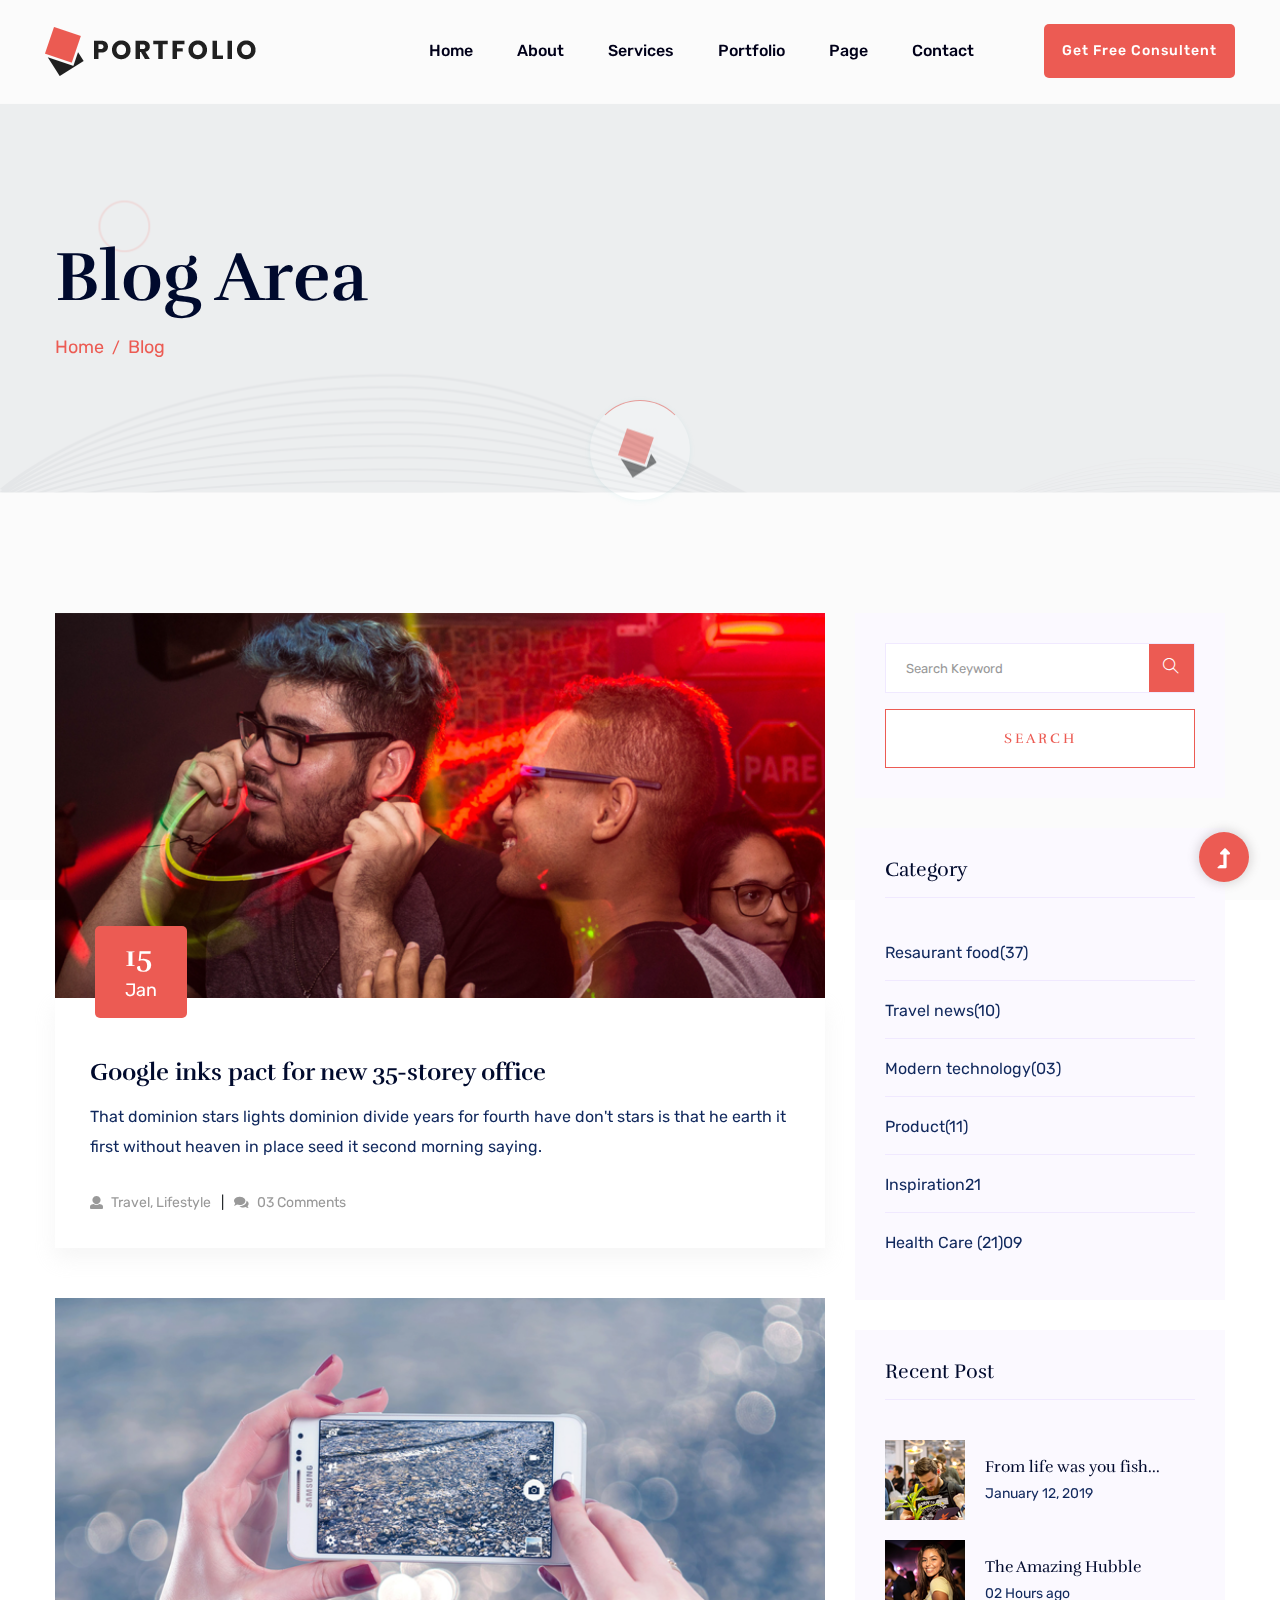
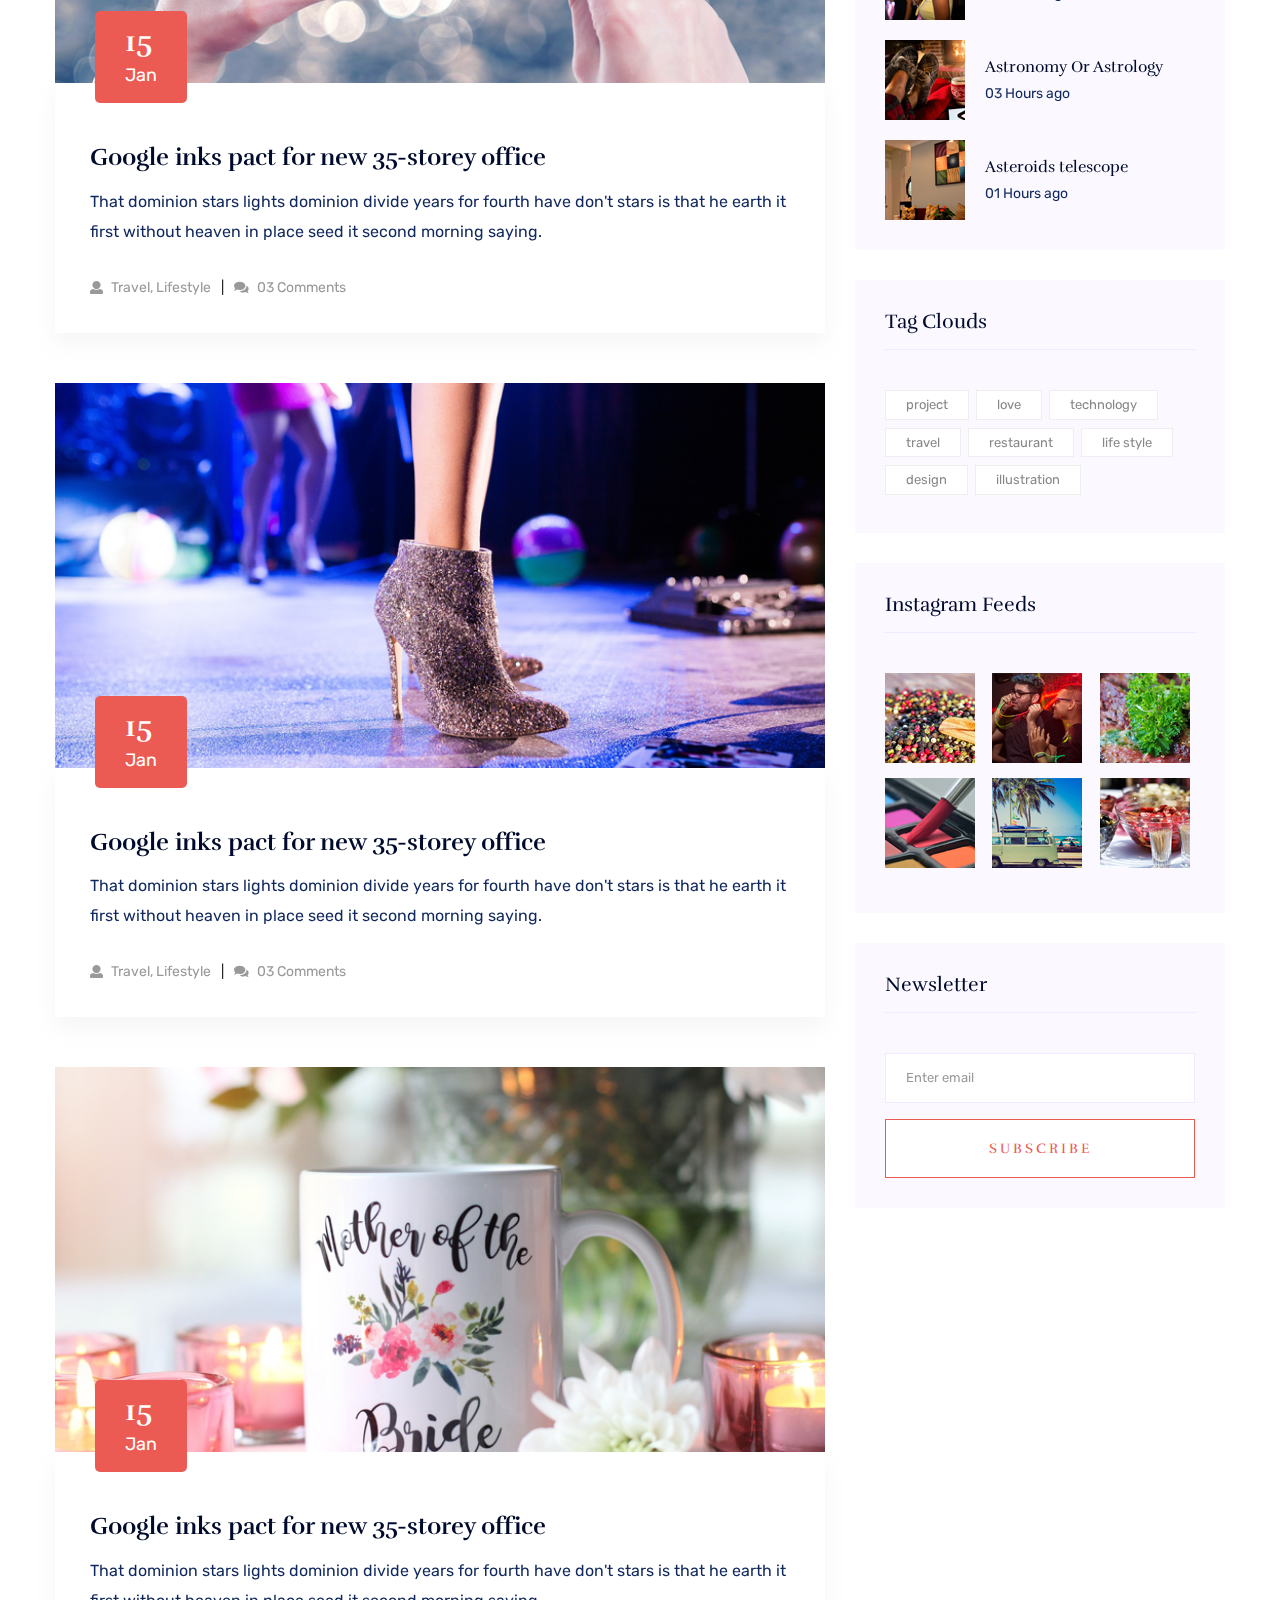
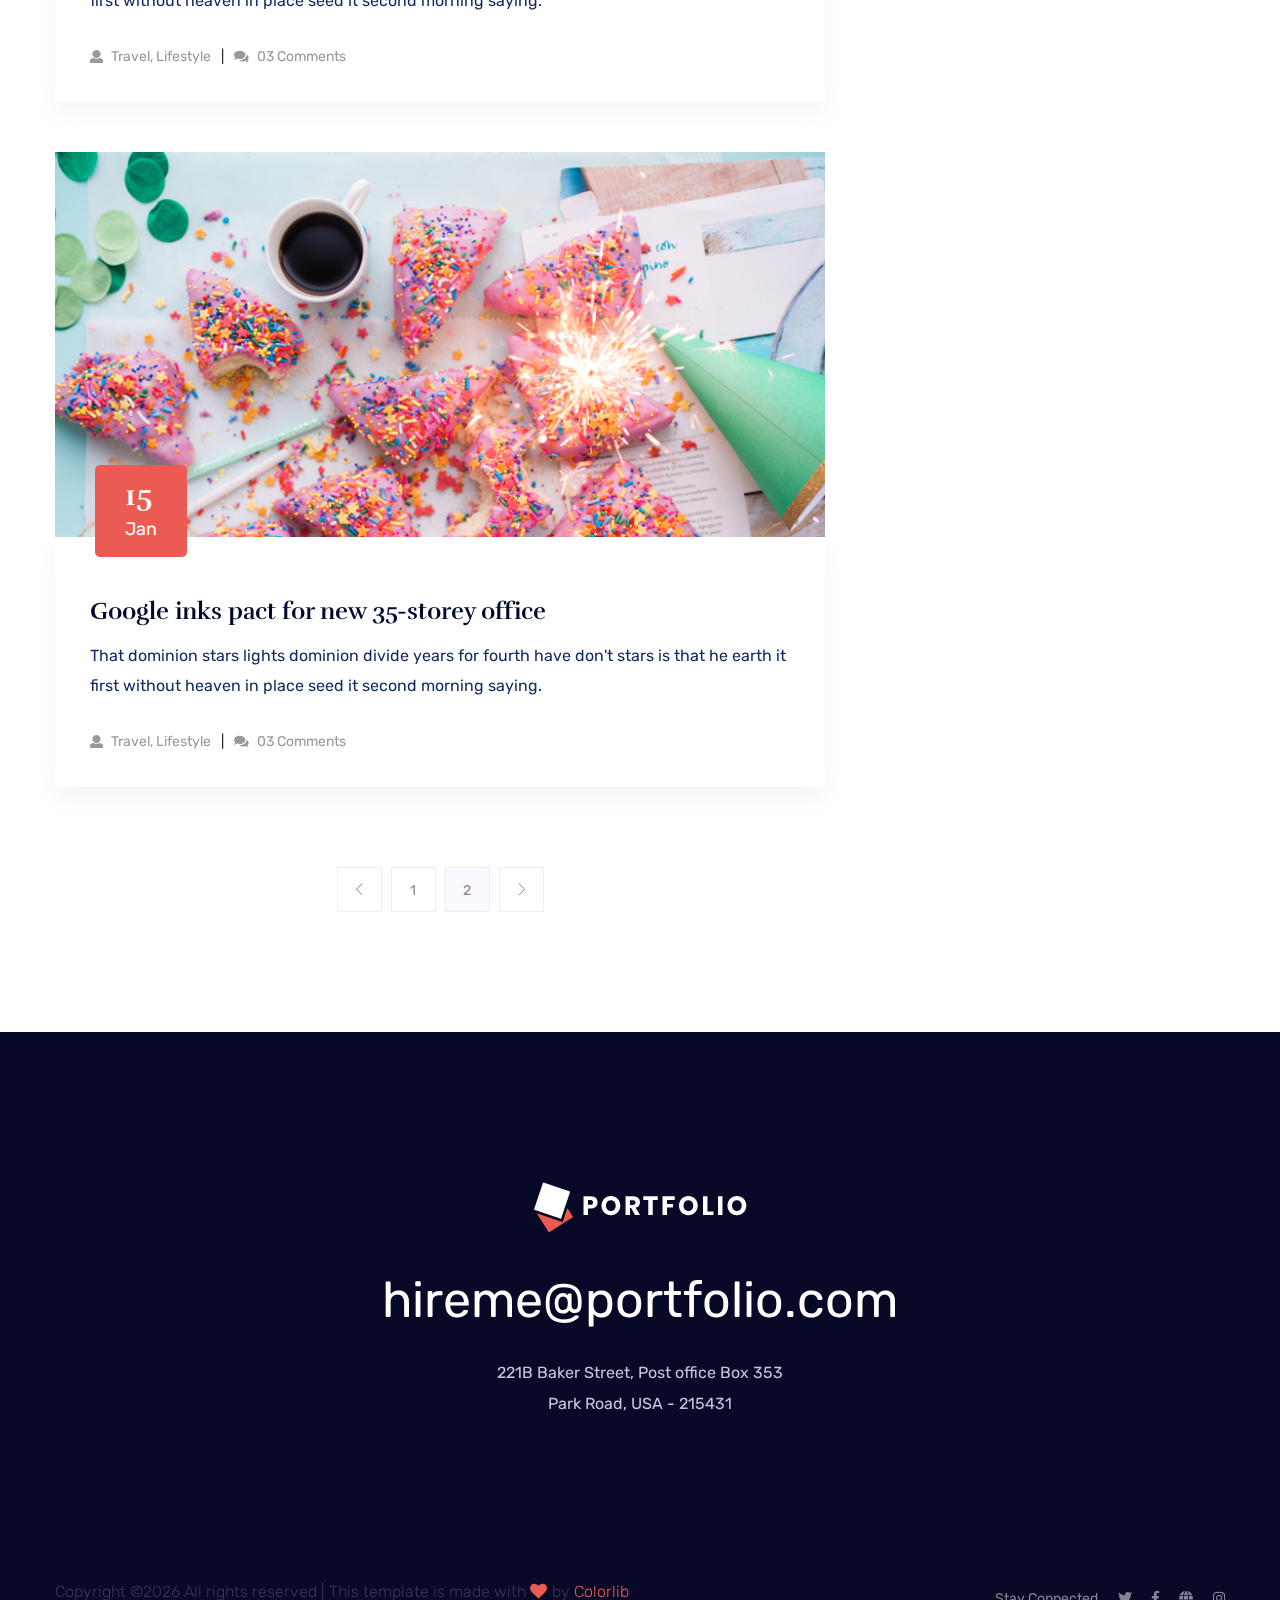
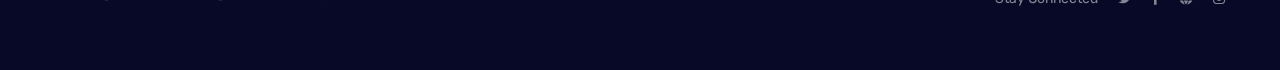
<file: blog.html>
<!doctype html>
<html class="no-js" lang="zxx">

<head>
    <meta charset="utf-8">
    <meta http-equiv="x-ua-compatible" content="ie=edge">
    <title>Personal HTML-5 Template </title>
    <meta name="description" content="">
    <meta name="viewport" content="width=device-width, initial-scale=1">
    <link rel="shortcut icon" type="image/x-icon" href="assets/img/favicon.ico">

    <!-- CSS here -->
        <link rel="stylesheet" href="assets/css/bootstrap.min.css">
        <link rel="stylesheet" href="assets/css/owl.carousel.min.css">
        <link rel="stylesheet" href="assets/css/slicknav.css">
        <link rel="stylesheet" href="assets/css/animate.min.css">
        <link rel="stylesheet" href="assets/css/magnific-popup.css">
        <link rel="stylesheet" href="assets/css/fontawesome-all.min.css">
        <link rel="stylesheet" href="assets/css/themify-icons.css">
        <link rel="stylesheet" href="assets/css/themify-icons.css">
        <link rel="stylesheet" href="assets/css/slick.css">
        <link rel="stylesheet" href="assets/css/nice-select.css">
        <link rel="stylesheet" href="assets/css/style.css">
        <link rel="stylesheet" href="assets/css/responsive.css">
</head>

<body>
    <!-- Preloader Start -->
    <div id="preloader-active">
        <div class="preloader d-flex align-items-center justify-content-center">
            <div class="preloader-inner position-relative">
                <div class="preloader-circle"></div>
                <div class="preloader-img pere-text">
                    <img src="assets/img/logo/loder.jpg" alt="">
                </div>
            </div>
        </div>
    </div>
    <!-- Preloader Start -->
    <header>
        <!-- Header Start -->
        <div class="header-area">
                <div class="main-header  header-sticky">
                    <div class="container-fluid">
                        <div class="row align-items-center">
                            <!-- Logo -->
                            <div class="col-xl-2 col-lg-2 col-md-1">
                                <div class="logo">
                                    <a href="index.html"><img src="assets/img/logo/logo.png" alt=""></a>
                                </div>
                            </div>
                            <div class="col-xl-10 col-lg-10 col-md-10">
                                <div class="menu-main d-flex align-items-center justify-content-end">
                                    <!-- Main-menu -->
                                    <div class="main-menu f-right d-none d-lg-block">
                                        <nav> 
                                            <ul id="navigation">
                                                <li><a href="index.html">Home</a></li>
                                                <li><a href="about.html">About</a></li>
                                                <li><a href="services.html">Services</a></li>
                                                <li><a href="portfolio.html">Portfolio</a></li>
                                                <li><a href="#">Page</a>
                                                    <ul class="submenu">
                                                        <li><a href="blog.html">Blog</a></li>
                                                        <li><a href="blog_details.html">Blog Details</a></li>
                                                        <li><a href="elements.html">Element</a></li>
                                                        <li><a href="portfolio_details.html">Portfolio Details</a></li>
                                                    </ul>
                                                </li>
                                                <li><a href="contact.html">Contact</a></li>
                                            </ul>
                                        </nav>
                                    </div>
                                    <div class="header-right-btn f-right d-none d-xl-block ml-20">
                                        <a href="#" class="btn header-btn">Get Free Consultent</a>
                                    </div>
                                </div>
                            </div>   
                            <!-- Mobile Menu -->
                            <div class="col-12">
                                <div class="mobile_menu d-block d-lg-none"></div>
                            </div>
                        </div>
                    </div>
                </div>
        </div>
        <!-- Header End -->
    </header>
    <main>

        <!-- Hero Start -->
        <div class="slider-area ">
            <div class="slider-height2 d-flex align-items-center">
                <div class="container">
                    <div class="row">
                        <div class="col-xl-12">
                            <div class="hero-cap">
                                <h2>Blog Area</h2>
                                <nav aria-label="breadcrumb ">
                                    <ol class="breadcrumb">
                                    <li class="breadcrumb-item"><a href="index.html">Home</a></li>
                                    <li class="breadcrumb-item"><a href="#">Blog</a></li> 
                                    </ol>
                                </nav>
                            </div>
                        </div>
                    </div>
                </div>
            </div>
        </div>
        <!-- Hero End -->
        <!--================Blog Area =================-->
        <section class="blog_area section-padding">
            <div class="container">
                <div class="row">
                    <div class="col-lg-8 mb-5 mb-lg-0">
                        <div class="blog_left_sidebar">
                            <article class="blog_item">
                                <div class="blog_item_img">
                                    <img class="card-img rounded-0" src="assets/img/blog/single_blog_1.png" alt="">
                                    <a href="#" class="blog_item_date">
                                        <h3>15</h3>
                                        <p>Jan</p>
                                    </a>
                                </div>

                                <div class="blog_details">
                                    <a class="d-inline-block" href="blog_details.html">
                                        <h2>Google inks pact for new 35-storey office</h2>
                                    </a>
                                    <p>That dominion stars lights dominion divide years for fourth have don't stars is that
                                        he earth it first without heaven in place seed it second morning saying.</p>
                                    <ul class="blog-info-link">
                                        <li><a href="#"><i class="fa fa-user"></i> Travel, Lifestyle</a></li>
                                        <li><a href="#"><i class="fa fa-comments"></i> 03 Comments</a></li>
                                    </ul>
                                </div>
                            </article>

                            <article class="blog_item">
                                <div class="blog_item_img">
                                    <img class="card-img rounded-0" src="assets/img/blog/single_blog_2.png" alt="">
                                    <a href="#" class="blog_item_date">
                                        <h3>15</h3>
                                        <p>Jan</p>
                                    </a>
                                </div>

                                <div class="blog_details">
                                    <a class="d-inline-block" href="blog_details.html">
                                        <h2>Google inks pact for new 35-storey office</h2>
                                    </a>
                                    <p>That dominion stars lights dominion divide years for fourth have don't stars is that
                                        he earth it first without heaven in place seed it second morning saying.</p>
                                    <ul class="blog-info-link">
                                        <li><a href="#"><i class="fa fa-user"></i> Travel, Lifestyle</a></li>
                                        <li><a href="#"><i class="fa fa-comments"></i> 03 Comments</a></li>
                                    </ul>
                                </div>
                            </article>

                            <article class="blog_item">
                                <div class="blog_item_img">
                                    <img class="card-img rounded-0" src="assets/img/blog/single_blog_3.png" alt="">
                                    <a href="#" class="blog_item_date">
                                        <h3>15</h3>
                                        <p>Jan</p>
                                    </a>
                                </div>

                                <div class="blog_details">
                                    <a class="d-inline-block" href="blog_details.html">
                                        <h2>Google inks pact for new 35-storey office</h2>
                                    </a>
                                    <p>That dominion stars lights dominion divide years for fourth have don't stars is that
                                        he earth it first without heaven in place seed it second morning saying.</p>
                                    <ul class="blog-info-link">
                                        <li><a href="#"><i class="fa fa-user"></i> Travel, Lifestyle</a></li>
                                        <li><a href="#"><i class="fa fa-comments"></i> 03 Comments</a></li>
                                    </ul>
                                </div>
                            </article>

                            <article class="blog_item">
                                <div class="blog_item_img">
                                    <img class="card-img rounded-0" src="assets/img/blog/single_blog_4.png" alt="">
                                    <a href="#" class="blog_item_date">
                                        <h3>15</h3>
                                        <p>Jan</p>
                                    </a>
                                </div>

                                <div class="blog_details">
                                    <a class="d-inline-block" href="blog_details.html">
                                        <h2>Google inks pact for new 35-storey office</h2>
                                    </a>
                                    <p>That dominion stars lights dominion divide years for fourth have don't stars is that
                                        he earth it first without heaven in place seed it second morning saying.</p>
                                    <ul class="blog-info-link">
                                        <li><a href="#"><i class="fa fa-user"></i> Travel, Lifestyle</a></li>
                                        <li><a href="#"><i class="fa fa-comments"></i> 03 Comments</a></li>
                                    </ul>
                                </div>
                            </article>

                            <article class="blog_item">
                                <div class="blog_item_img">
                                    <img class="card-img rounded-0" src="assets/img/blog/single_blog_5.png" alt="">
                                    <a href="#" class="blog_item_date">
                                        <h3>15</h3>
                                        <p>Jan</p>
                                    </a>
                                </div>

                                <div class="blog_details">
                                    <a class="d-inline-block" href="blog_details.html">
                                        <h2>Google inks pact for new 35-storey office</h2>
                                    </a>
                                    <p>That dominion stars lights dominion divide years for fourth have don't stars is that
                                        he earth it first without heaven in place seed it second morning saying.</p>
                                    <ul class="blog-info-link">
                                        <li><a href="#"><i class="fa fa-user"></i> Travel, Lifestyle</a></li>
                                        <li><a href="#"><i class="fa fa-comments"></i> 03 Comments</a></li>
                                    </ul>
                                </div>
                            </article>

                            <nav class="blog-pagination justify-content-center d-flex">
                                <ul class="pagination">
                                    <li class="page-item">
                                        <a href="#" class="page-link" aria-label="Previous">
                                            <i class="ti-angle-left"></i>
                                        </a>
                                    </li>
                                    <li class="page-item">
                                        <a href="#" class="page-link">1</a>
                                    </li>
                                    <li class="page-item active">
                                        <a href="#" class="page-link">2</a>
                                    </li>
                                    <li class="page-item">
                                        <a href="#" class="page-link" aria-label="Next">
                                            <i class="ti-angle-right"></i>
                                        </a>
                                    </li>
                                </ul>
                            </nav>
                        </div>
                    </div>
                    <div class="col-lg-4">
                        <div class="blog_right_sidebar">
                            <aside class="single_sidebar_widget search_widget">
                                <form action="#">
                                    <div class="form-group">
                                        <div class="input-group mb-3">
                                            <input type="text" class="form-control" placeholder='Search Keyword'
                                                onfocus="this.placeholder = ''"
                                                onblur="this.placeholder = 'Search Keyword'">
                                            <div class="input-group-append">
                                                <button class="btns" type="button"><i class="ti-search"></i></button>
                                            </div>
                                        </div>
                                    </div>
                                    <button class="button rounded-0 primary-bg text-white w-100 btn_1 boxed-btn"
                                        type="submit">Search</button>
                                </form>
                            </aside>

                            <aside class="single_sidebar_widget post_category_widget">
                                <h4 class="widget_title">Category</h4>
                                <ul class="list cat-list">
                                    <li>
                                        <a href="#" class="d-flex">
                                            <p>Resaurant food</p>
                                            <p>(37)</p>
                                        </a>
                                    </li>
                                    <li>
                                        <a href="#" class="d-flex">
                                            <p>Travel news</p>
                                            <p>(10)</p>
                                        </a>
                                    </li>
                                    <li>
                                        <a href="#" class="d-flex">
                                            <p>Modern technology</p>
                                            <p>(03)</p>
                                        </a>
                                    </li>
                                    <li>
                                        <a href="#" class="d-flex">
                                            <p>Product</p>
                                            <p>(11)</p>
                                        </a>
                                    </li>
                                    <li>
                                        <a href="#" class="d-flex">
                                            <p>Inspiration</p>
                                            <p>21</p>
                                        </a>
                                    </li>
                                    <li>
                                        <a href="#" class="d-flex">
                                            <p>Health Care (21)</p>
                                            <p>09</p>
                                        </a>
                                    </li>
                                </ul>
                            </aside>

                            <aside class="single_sidebar_widget popular_post_widget">
                                <h3 class="widget_title">Recent Post</h3>
                                <div class="media post_item">
                                    <img src="assets/img/post/post_1.png" alt="post">
                                    <div class="media-body">
                                        <a href="blog_details.html">
                                            <h3>From life was you fish...</h3>
                                        </a>
                                        <p>January 12, 2019</p>
                                    </div>
                                </div>
                                <div class="media post_item">
                                    <img src="assets/img/post/post_2.png" alt="post">
                                    <div class="media-body">
                                        <a href="blog_details.html">
                                            <h3>The Amazing Hubble</h3>
                                        </a>
                                        <p>02 Hours ago</p>
                                    </div>
                                </div>
                                <div class="media post_item">
                                    <img src="assets/img/post/post_3.png" alt="post">
                                    <div class="media-body">
                                        <a href="blog_details.html">
                                            <h3>Astronomy Or Astrology</h3>
                                        </a>
                                        <p>03 Hours ago</p>
                                    </div>
                                </div>
                                <div class="media post_item">
                                    <img src="assets/img/post/post_4.png" alt="post">
                                    <div class="media-body">
                                        <a href="blog_details.html">
                                            <h3>Asteroids telescope</h3>
                                        </a>
                                        <p>01 Hours ago</p>
                                    </div>
                                </div>
                            </aside>
                            <aside class="single_sidebar_widget tag_cloud_widget">
                                <h4 class="widget_title">Tag Clouds</h4>
                                <ul class="list">
                                    <li>
                                        <a href="#">project</a>
                                    </li>
                                    <li>
                                        <a href="#">love</a>
                                    </li>
                                    <li>
                                        <a href="#">technology</a>
                                    </li>
                                    <li>
                                        <a href="#">travel</a>
                                    </li>
                                    <li>
                                        <a href="#">restaurant</a>
                                    </li>
                                    <li>
                                        <a href="#">life style</a>
                                    </li>
                                    <li>
                                        <a href="#">design</a>
                                    </li>
                                    <li>
                                        <a href="#">illustration</a>
                                    </li>
                                </ul>
                            </aside>

                            <aside class="single_sidebar_widget instagram_feeds">
                                <h4 class="widget_title">Instagram Feeds</h4>
                                <ul class="instagram_row flex-wrap">
                                    <li>
                                        <a href="#">
                                            <img class="img-fluid" src="assets/img/post/post_5.png" alt="">
                                        </a>
                                    </li>
                                    <li>
                                        <a href="#">
                                            <img class="img-fluid" src="assets/img/post/post_6.png" alt="">
                                        </a>
                                    </li>
                                    <li>
                                        <a href="#">
                                            <img class="img-fluid" src="assets/img/post/post_7.png" alt="">
                                        </a>
                                    </li>
                                    <li>
                                        <a href="#">
                                            <img class="img-fluid" src="assets/img/post/post_8.png" alt="">
                                        </a>
                                    </li>
                                    <li>
                                        <a href="#">
                                            <img class="img-fluid" src="assets/img/post/post_9.png" alt="">
                                        </a>
                                    </li>
                                    <li>
                                        <a href="#">
                                            <img class="img-fluid" src="assets/img/post/post_10.png" alt="">
                                        </a>
                                    </li>
                                </ul>
                            </aside>


                            <aside class="single_sidebar_widget newsletter_widget">
                                <h4 class="widget_title">Newsletter</h4>

                                <form action="#">
                                    <div class="form-group">
                                        <input type="email" class="form-control" onfocus="this.placeholder = ''"
                                            onblur="this.placeholder = 'Enter email'" placeholder='Enter email' required>
                                    </div>
                                    <button class="button rounded-0 primary-bg text-white w-100 btn_1 boxed-btn"
                                        type="submit">Subscribe</button>
                                </form>
                            </aside>
                        </div>
                    </div>
                </div>
            </div>
        </section>
        <!--================Blog Area =================-->

    </main>
    <footer>
        <!-- Footer Start-->
        <div class="footer-area">
            <div class="container">
               <div class="footer-top footer-padding">
                   <div class="row justify-content-center">
                       <div class="col-lg-6">
                            <div class="footer-top-cap text-center">
                                <img src="assets/img/logo/logo2_footer.png" alt="">
                               <span><a href="#">hireme@portfolio.com</a></span>
                                <p>221B Baker Street, Post office Box 353 </p>
                                <p>Park Road, USA - 215431</p>
                            </div>
                       </div>
                   </div>
               </div>
                <div class="footer-bottom">
                    <div class="row d-flex justify-content-between align-items-center">
                        <div class="col-xl-9 col-lg-8">
                            <div class="footer-copy-right">
                                <p><!-- Link back to Colorlib can't be removed. Template is licensed under CC BY 3.0. -->
  Copyright &copy;<script>document.write(new Date().getFullYear());</script> All rights reserved | This template is made with <i class="fa fa-heart" aria-hidden="true"></i> by <a href="https://colorlib.com" target="_blank">Colorlib</a>
  <!-- Link back to Colorlib can't be removed. Template is licensed under CC BY 3.0. --></p>
                            </div>
                        </div>
                        <div class="col-xl-3 col-lg-4">
                            <!-- Footer Social -->
                            <div class="footer-social f-right">
                                <a>Stay Connected</a>
                                <a href="#"><i class="fab fa-twitter"></i></a>
                                <a href="#"><i class="fab fa-facebook-f"></i></a>
                                <a href="#"><i class="fas fa-globe"></i></a>
                                <a href="#"><i class="fab fa-instagram"></i></a>
                            </div>
                        </div>
                    </div>
               </div>
            </div>
        </div>
        <!-- Footer End-->
    </footer>
    <!-- Scroll Up -->
    <div id="back-top" >
        <a title="Go to Top" href="#"> <i class="fas fa-level-up-alt"></i></a>
    </div>

<!-- JS here -->
	
		<!-- All JS Custom Plugins Link Here here -->
        <script src="./assets/js/vendor/modernizr-3.5.0.min.js"></script>
		<!-- Jquery, Popper, Bootstrap -->
		<script src="./assets/js/vendor/jquery-1.12.4.min.js"></script>
        <script src="./assets/js/popper.min.js"></script>
        <script src="./assets/js/bootstrap.min.js"></script>
	    <!-- Jquery Mobile Menu -->
        <script src="./assets/js/jquery.slicknav.min.js"></script>

		<!-- Jquery Slick , Owl-Carousel Plugins -->
        <script src="./assets/js/owl.carousel.min.js"></script>
        <script src="./assets/js/slick.min.js"></script>
		<!-- One Page, Animated-HeadLin -->
        <script src="./assets/js/wow.min.js"></script>
		<script src="./assets/js/animated.headline.js"></script>
		
		<!-- Nice-select, sticky -->
        <script src="./assets/js/jquery.nice-select.min.js"></script>
		<script src="./assets/js/jquery.sticky.js"></script>
        <script src="./assets/js/jquery.magnific-popup.js"></script>

        <!-- contact js -->
        <script src="./assets/js/contact.js"></script>
        <script src="./assets/js/jquery.form.js"></script>
        <script src="./assets/js/jquery.validate.min.js"></script>
        <script src="./assets/js/mail-script.js"></script>
        <script src="./assets/js/jquery.ajaxchimp.min.js"></script>
        
		<!-- Jquery Plugins, main Jquery -->	
        <script src="./assets/js/plugins.js"></script>
        <script src="./assets/js/main.js"></script>
        
</body>
</html>
</file>
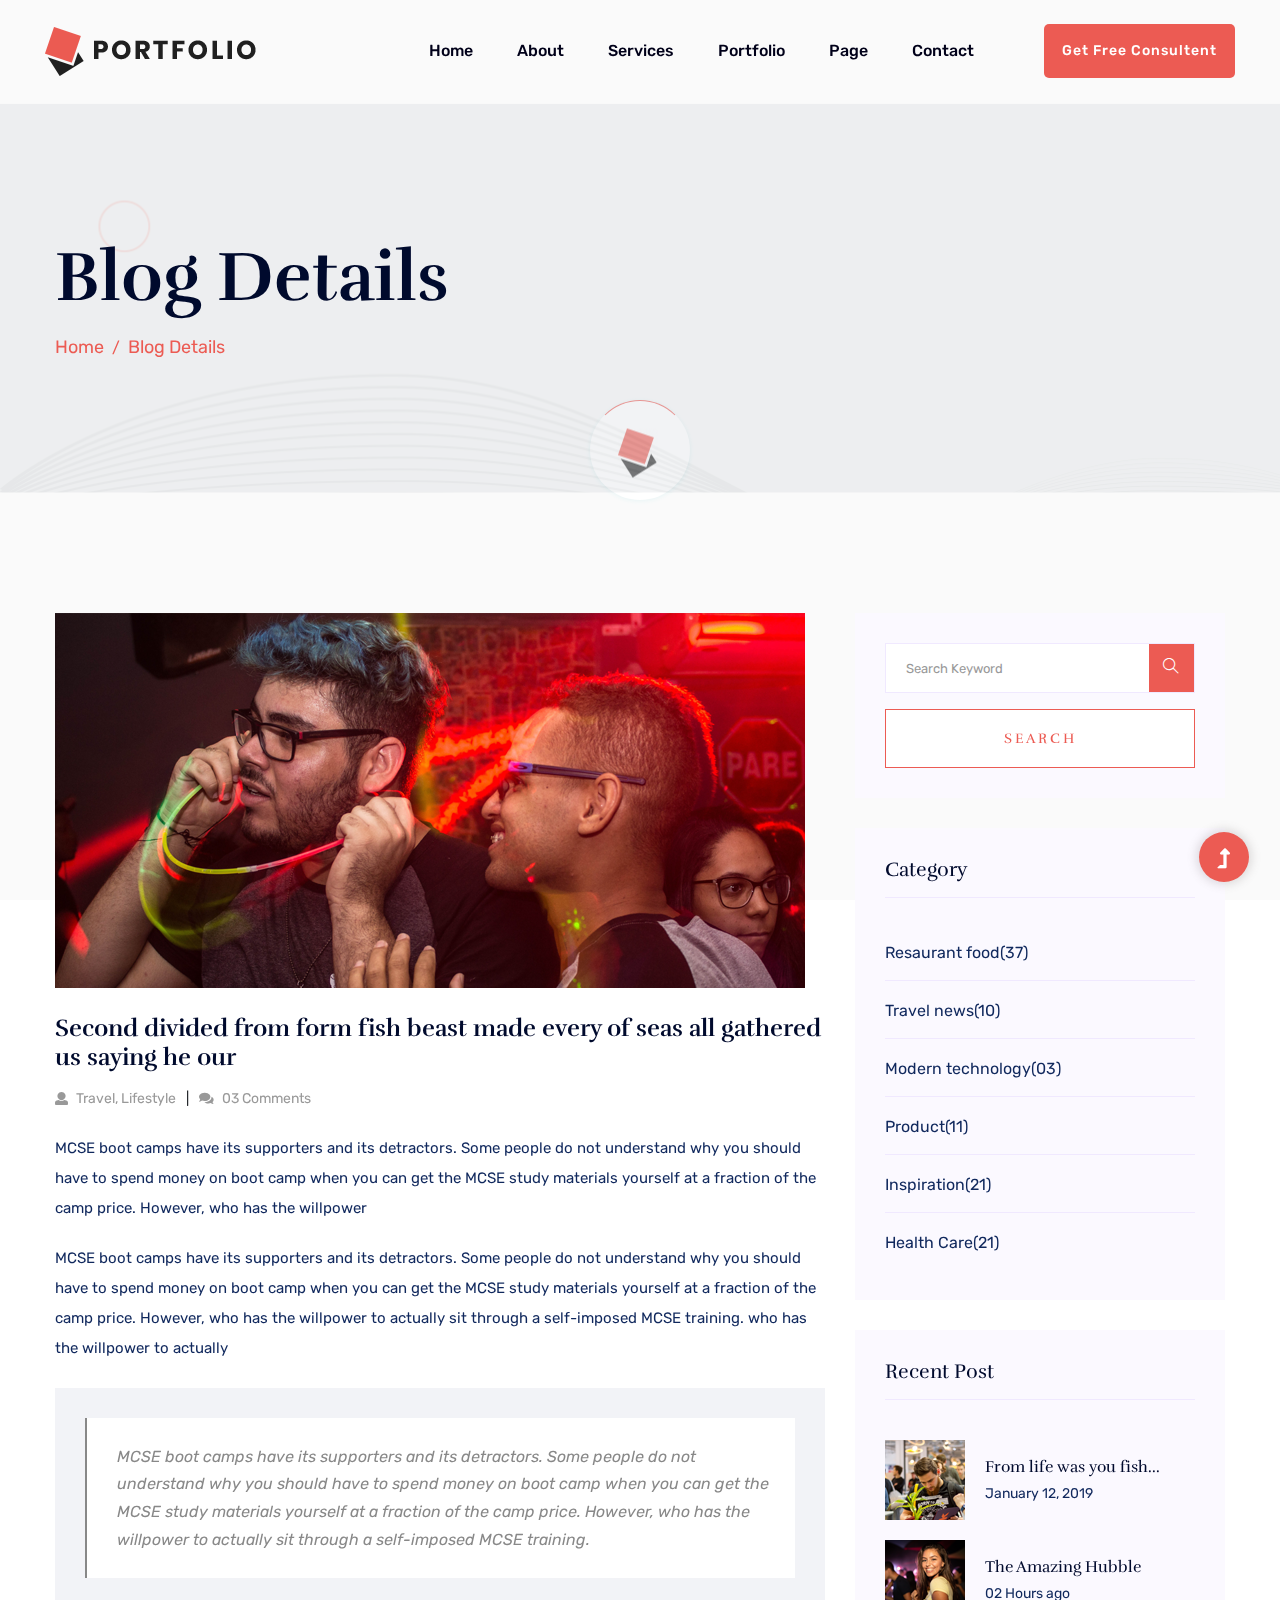
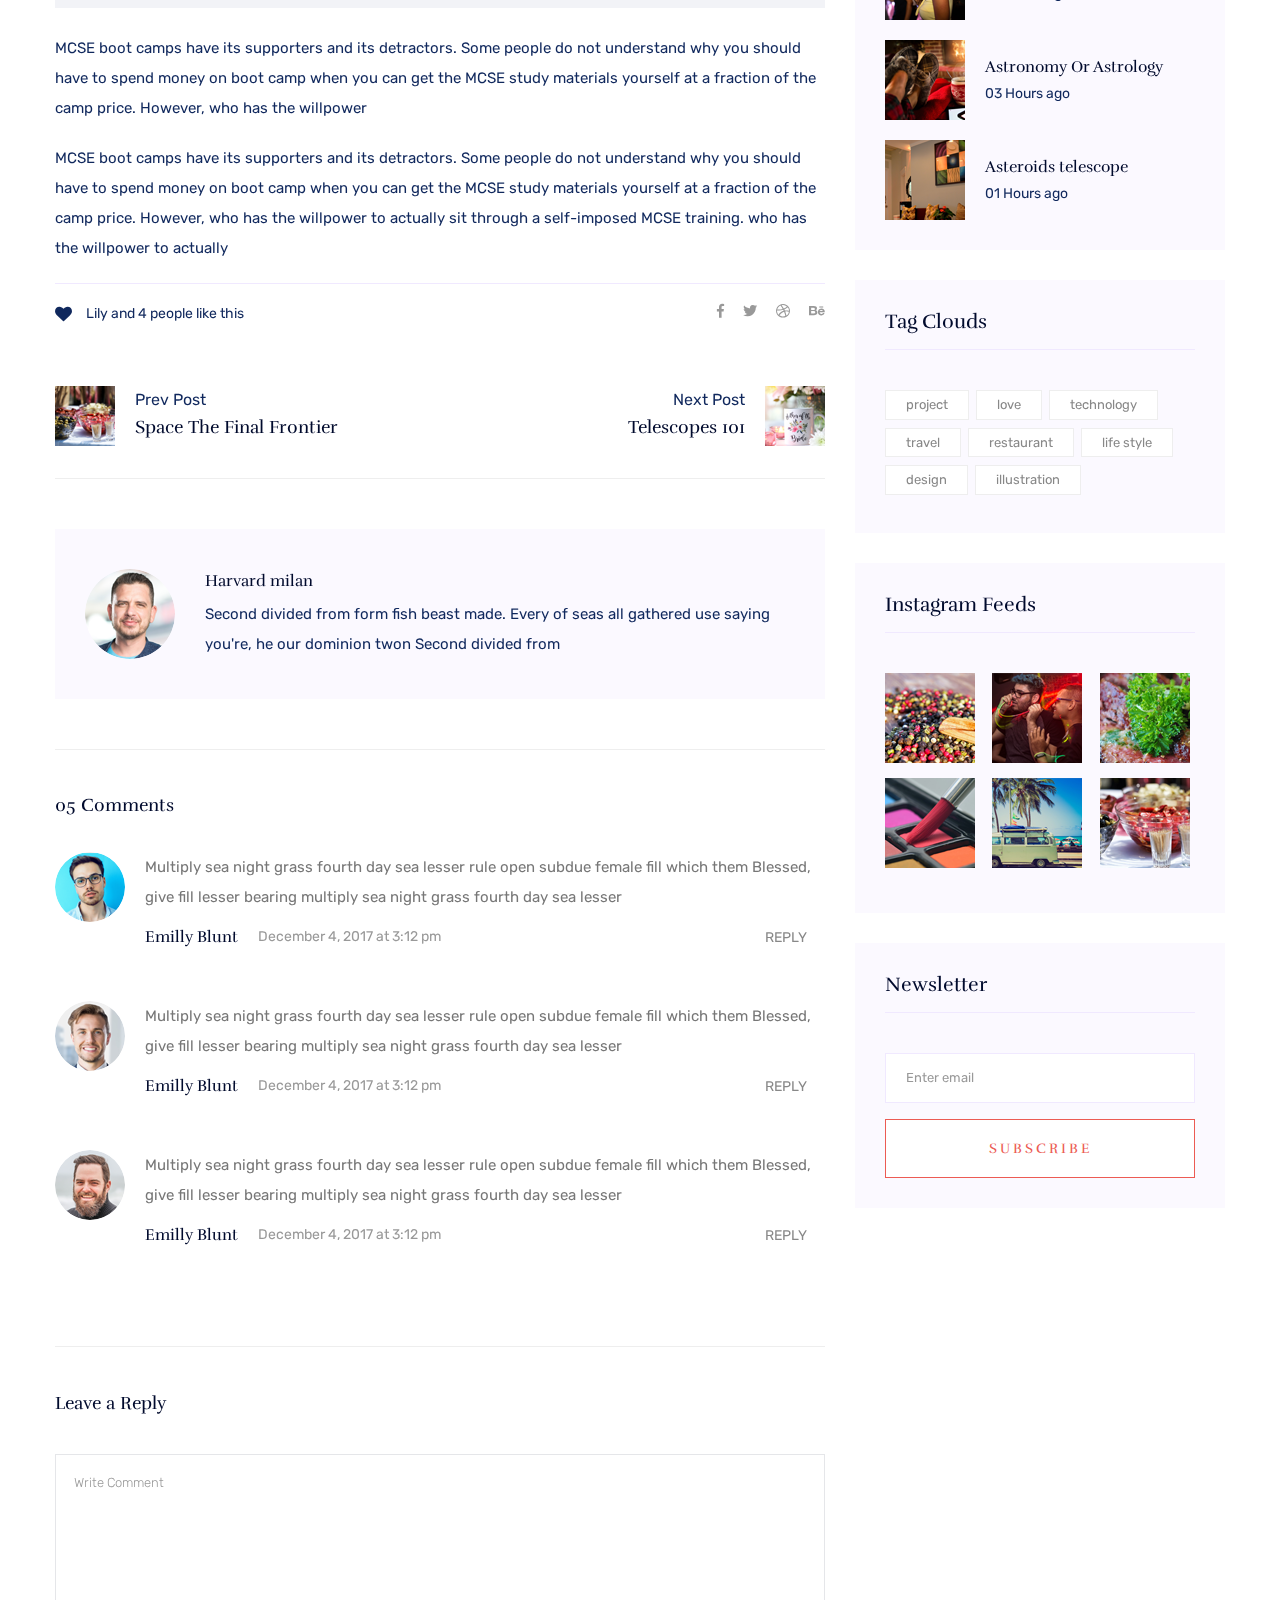
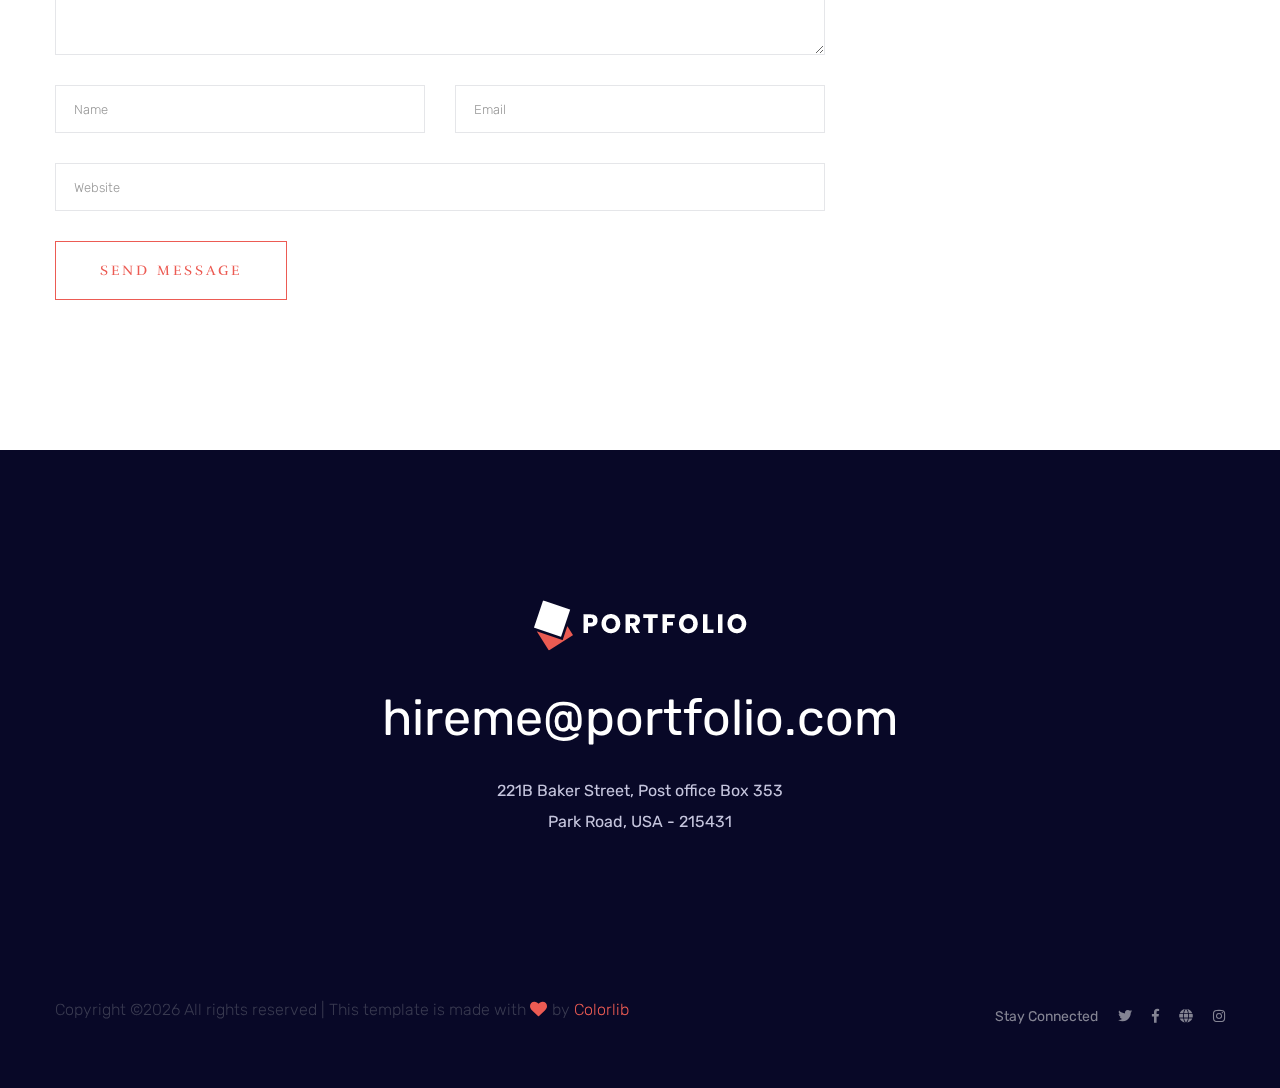
<file: blog_details.html>
<!doctype html>
<html class="no-js" lang="zxx">

<head>
   <meta charset="utf-8">
   <meta http-equiv="x-ua-compatible" content="ie=edge">
   <title>Personal HTML-5 Template </title>
   <meta name="description" content="">
   <meta name="viewport" content="width=device-width, initial-scale=1">
   <link rel="shortcut icon" type="image/x-icon" href="assets/img/favicon.ico">

  <!-- CSS here -->
      <link rel="stylesheet" href="assets/css/bootstrap.min.css">
      <link rel="stylesheet" href="assets/css/owl.carousel.min.css">
      <link rel="stylesheet" href="assets/css/slicknav.css">
      <link rel="stylesheet" href="assets/css/animate.min.css">
      <link rel="stylesheet" href="assets/css/magnific-popup.css">
      <link rel="stylesheet" href="assets/css/fontawesome-all.min.css">
      <link rel="stylesheet" href="assets/css/themify-icons.css">
      <link rel="stylesheet" href="assets/css/slick.css">
      <link rel="stylesheet" href="assets/css/nice-select.css">
      <link rel="stylesheet" href="assets/css/style.css">
</head>

<body>
   <!-- Preloader Start -->
   <div id="preloader-active">
      <div class="preloader d-flex align-items-center justify-content-center">
            <div class="preloader-inner position-relative">
               <div class="preloader-circle"></div>
               <div class="preloader-img pere-text">
                  <img src="assets/img/logo/loder.jpg" alt="">
               </div>
            </div>
      </div>
   </div>
   <!-- Preloader Start-->
   <header>
      <!-- Header Start -->
      <div class="header-area">
              <div class="main-header  header-sticky">
                  <div class="container-fluid">
                      <div class="row align-items-center">
                          <!-- Logo -->
                          <div class="col-xl-2 col-lg-2 col-md-1">
                              <div class="logo">
                                  <a href="index.html"><img src="assets/img/logo/logo.png" alt=""></a>
                              </div>
                          </div>
                          <div class="col-xl-10 col-lg-10 col-md-10">
                              <div class="menu-main d-flex align-items-center justify-content-end">
                                  <!-- Main-menu -->
                                  <div class="main-menu f-right d-none d-lg-block">
                                      <nav> 
                                          <ul id="navigation">
                                              <li><a href="index.html">Home</a></li>
                                              <li><a href="about.html">About</a></li>
                                              <li><a href="services.html">Services</a></li>
                                              <li><a href="portfolio.html">Portfolio</a></li>
                                              <li><a href="#">Page</a>
                                                  <ul class="submenu">
                                                      <li><a href="blog.html">Blog</a></li>
                                                      <li><a href="blog_details.html">Blog Details</a></li>
                                                      <li><a href="elements.html">Element</a></li>
                                                      <li><a href="portfolio_details.html">Portfolio Details</a></li>
                                                  </ul>
                                              </li>
                                              <li><a href="contact.html">Contact</a></li>
                                          </ul>
                                      </nav>
                                  </div>
                                  <div class="header-right-btn f-right d-none d-xl-block ml-20">
                                      <a href="#" class="btn header-btn">Get Free Consultent</a>
                                  </div>
                              </div>
                          </div>   
                          <!-- Mobile Menu -->
                          <div class="col-12">
                              <div class="mobile_menu d-block d-lg-none"></div>
                          </div>
                      </div>
                  </div>
              </div>
      </div>
      <!-- Header End -->
   </header>
   <main>

      <!-- Hero Start -->
		<div class="slider-area">
			<div class="slider-height2 d-flex align-items-center">
				<div class="container">
					<div class="row">
						<div class="col-xl-12">
							<div class="hero-cap">
								<h2>Blog Details</h2>
								<nav aria-label="breadcrumb ">
									<ol class="breadcrumb">
									<li class="breadcrumb-item"><a href="index.html">Home</a></li>
									<li class="breadcrumb-item"><a href="#">Blog Details</a></li> 
									</ol>
								</nav>
							</div>
						</div>
					</div>
				</div>
			</div>
		</div>
		<!-- Hero End -->
      <!--================Blog Area =================-->
      <section class="blog_area single-post-area section-padding">
         <div class="container">
            <div class="row">
               <div class="col-lg-8 posts-list">
                  <div class="single-post">
                     <div class="feature-img">
                        <img class="img-fluid" src="assets/img/blog/single_blog_1.png" alt="">
                     </div>
                     <div class="blog_details">
                        <h2>Second divided from form fish beast made every of seas
                           all gathered us saying he our
                        </h2>
                        <ul class="blog-info-link mt-3 mb-4">
                           <li><a href="#"><i class="fa fa-user"></i> Travel, Lifestyle</a></li>
                           <li><a href="#"><i class="fa fa-comments"></i> 03 Comments</a></li>
                        </ul>
                        <p class="excert">
                           MCSE boot camps have its supporters and its detractors. Some people do not understand why you
                           should have to spend money on boot camp when you can get the MCSE study materials yourself at a
                           fraction of the camp price. However, who has the willpower
                        </p>
                        <p>
                           MCSE boot camps have its supporters and its detractors. Some people do not understand why you
                           should have to spend money on boot camp when you can get the MCSE study materials yourself at a
                           fraction of the camp price. However, who has the willpower to actually sit through a
                           self-imposed MCSE training. who has the willpower to actually
                        </p>
                        <div class="quote-wrapper">
                           <div class="quotes">
                              MCSE boot camps have its supporters and its detractors. Some people do not understand why you
                              should have to spend money on boot camp when you can get the MCSE study materials yourself at
                              a fraction of the camp price. However, who has the willpower to actually sit through a
                              self-imposed MCSE training.
                           </div>
                        </div>
                        <p>
                           MCSE boot camps have its supporters and its detractors. Some people do not understand why you
                           should have to spend money on boot camp when you can get the MCSE study materials yourself at a
                           fraction of the camp price. However, who has the willpower
                        </p>
                        <p>
                           MCSE boot camps have its supporters and its detractors. Some people do not understand why you
                           should have to spend money on boot camp when you can get the MCSE study materials yourself at a
                           fraction of the camp price. However, who has the willpower to actually sit through a
                           self-imposed MCSE training. who has the willpower to actually
                        </p>
                     </div>
                  </div>
                  <div class="navigation-top">
                     <div class="d-sm-flex justify-content-between text-center">
                        <p class="like-info"><span class="align-middle"><i class="fa fa-heart"></i></span> Lily and 4
                           people like this</p>
                        <div class="col-sm-4 text-center my-2 my-sm-0">
                           <!-- <p class="comment-count"><span class="align-middle"><i class="fa fa-comment"></i></span> 06 Comments</p> -->
                        </div>
                        <ul class="social-icons">
                           <li><a href="#"><i class="fab fa-facebook-f"></i></a></li>
                           <li><a href="#"><i class="fab fa-twitter"></i></a></li>
                           <li><a href="#"><i class="fab fa-dribbble"></i></a></li>
                           <li><a href="#"><i class="fab fa-behance"></i></a></li>
                        </ul>
                     </div>
                     <div class="navigation-area">
                        <div class="row">
                           <div
                              class="col-lg-6 col-md-6 col-12 nav-left flex-row d-flex justify-content-start align-items-center">
                              <div class="thumb">
                                 <a href="#">
                                    <img class="img-fluid" src="assets/img/post/preview.png" alt="">
                                 </a>
                              </div>
                              <div class="arrow">
                                 <a href="#">
                                    <span class="lnr text-white ti-arrow-left"></span>
                                 </a>
                              </div>
                              <div class="detials">
                                 <p>Prev Post</p>
                                 <a href="#">
                                    <h4>Space The Final Frontier</h4>
                                 </a>
                              </div>
                           </div>
                           <div
                              class="col-lg-6 col-md-6 col-12 nav-right flex-row d-flex justify-content-end align-items-center">
                              <div class="detials">
                                 <p>Next Post</p>
                                 <a href="#">
                                    <h4>Telescopes 101</h4>
                                 </a>
                              </div>
                              <div class="arrow">
                                 <a href="#">
                                    <span class="lnr text-white ti-arrow-right"></span>
                                 </a>
                              </div>
                              <div class="thumb">
                                 <a href="#">
                                    <img class="img-fluid" src="assets/img/post/next.png" alt="">
                                 </a>
                              </div>
                           </div>
                        </div>
                     </div>
                  </div>
                  <div class="blog-author">
                     <div class="media align-items-center">
                        <img src="assets/img/blog/author.png" alt="">
                        <div class="media-body">
                           <a href="#">
                              <h4>Harvard milan</h4>
                           </a>
                           <p>Second divided from form fish beast made. Every of seas all gathered use saying you're, he
                              our dominion twon Second divided from</p>
                        </div>
                     </div>
                  </div>
                  <div class="comments-area">
                     <h4>05 Comments</h4>
                     <div class="comment-list">
                        <div class="single-comment justify-content-between d-flex">
                           <div class="user justify-content-between d-flex">
                              <div class="thumb">
                                 <img src="assets/img/comment/comment_1.png" alt="">
                              </div>
                              <div class="desc">
                                 <p class="comment">
                                    Multiply sea night grass fourth day sea lesser rule open subdue female fill which them
                                    Blessed, give fill lesser bearing multiply sea night grass fourth day sea lesser
                                 </p>
                                 <div class="d-flex justify-content-between">
                                    <div class="d-flex align-items-center">
                                       <h5>
                                          <a href="#">Emilly Blunt</a>
                                       </h5>
                                       <p class="date">December 4, 2017 at 3:12 pm </p>
                                    </div>
                                    <div class="reply-btn">
                                       <a href="#" class="btn-reply text-uppercase">reply</a>
                                    </div>
                                 </div>
                              </div>
                           </div>
                        </div>
                     </div>
                     <div class="comment-list">
                        <div class="single-comment justify-content-between d-flex">
                           <div class="user justify-content-between d-flex">
                              <div class="thumb">
                                 <img src="assets/img/comment/comment_2.png" alt="">
                              </div>
                              <div class="desc">
                                 <p class="comment">
                                    Multiply sea night grass fourth day sea lesser rule open subdue female fill which them
                                    Blessed, give fill lesser bearing multiply sea night grass fourth day sea lesser
                                 </p>
                                 <div class="d-flex justify-content-between">
                                    <div class="d-flex align-items-center">
                                       <h5>
                                          <a href="#">Emilly Blunt</a>
                                       </h5>
                                       <p class="date">December 4, 2017 at 3:12 pm </p>
                                    </div>
                                    <div class="reply-btn">
                                       <a href="#" class="btn-reply text-uppercase">reply</a>
                                    </div>
                                 </div>
                              </div>
                           </div>
                        </div>
                     </div>
                     <div class="comment-list">
                        <div class="single-comment justify-content-between d-flex">
                           <div class="user justify-content-between d-flex">
                              <div class="thumb">
                                 <img src="assets/img/comment/comment_3.png" alt="">
                              </div>
                              <div class="desc">
                                 <p class="comment">
                                    Multiply sea night grass fourth day sea lesser rule open subdue female fill which them
                                    Blessed, give fill lesser bearing multiply sea night grass fourth day sea lesser
                                 </p>
                                 <div class="d-flex justify-content-between">
                                    <div class="d-flex align-items-center">
                                       <h5>
                                          <a href="#">Emilly Blunt</a>
                                       </h5>
                                       <p class="date">December 4, 2017 at 3:12 pm </p>
                                    </div>
                                    <div class="reply-btn">
                                       <a href="#" class="btn-reply text-uppercase">reply</a>
                                    </div>
                                 </div>
                              </div>
                           </div>
                        </div>
                     </div>
                  </div>
                  <div class="comment-form">
                     <h4>Leave a Reply</h4>
                     <form class="form-contact comment_form" action="#" id="commentForm">
                        <div class="row">
                           <div class="col-12">
                              <div class="form-group">
                                 <textarea class="form-control w-100" name="comment" id="comment" cols="30" rows="9"
                                    placeholder="Write Comment"></textarea>
                              </div>
                           </div>
                           <div class="col-sm-6">
                              <div class="form-group">
                                 <input class="form-control" name="name" id="name" type="text" placeholder="Name">
                              </div>
                           </div>
                           <div class="col-sm-6">
                              <div class="form-group">
                                 <input class="form-control" name="email" id="email" type="email" placeholder="Email">
                              </div>
                           </div>
                           <div class="col-12">
                              <div class="form-group">
                                 <input class="form-control" name="website" id="website" type="text" placeholder="Website">
                              </div>
                           </div>
                        </div>
                        <div class="form-group">
                           <button type="submit" class="button button-contactForm btn_1 boxed-btn">Send Message</button>
                        </div>
                     </form>
                  </div>
               </div>
               <div class="col-lg-4">
                  <div class="blog_right_sidebar">
                     <aside class="single_sidebar_widget search_widget">
                        <form action="#">
                           <div class="form-group">
                              <div class="input-group mb-3">
                                 <input type="text" class="form-control" placeholder='Search Keyword'
                                    onfocus="this.placeholder = ''" onblur="this.placeholder = 'Search Keyword'">
                                 <div class="input-group-append">
                                    <button class="btns" type="button"><i class="ti-search"></i></button>
                                 </div>
                              </div>
                           </div>
                           <button class="button rounded-0 primary-bg text-white w-100 btn_1 boxed-btn"
                              type="submit">Search</button>
                        </form>
                     </aside>
                     <aside class="single_sidebar_widget post_category_widget">
                        <h4 class="widget_title">Category</h4>
                        <ul class="list cat-list">
                           <li>
                              <a href="#" class="d-flex">
                                 <p>Resaurant food</p>
                                 <p>(37)</p>
                              </a>
                           </li>
                           <li>
                              <a href="#" class="d-flex">
                                 <p>Travel news</p>
                                 <p>(10)</p>
                              </a>
                           </li>
                           <li>
                              <a href="#" class="d-flex">
                                 <p>Modern technology</p>
                                 <p>(03)</p>
                              </a>
                           </li>
                           <li>
                              <a href="#" class="d-flex">
                                 <p>Product</p>
                                 <p>(11)</p>
                              </a>
                           </li>
                           <li>
                              <a href="#" class="d-flex">
                                 <p>Inspiration</p>
                                 <p>(21)</p>
                              </a>
                           </li>
                           <li>
                              <a href="#" class="d-flex">
                                 <p>Health Care</p>
                                 <p>(21)</p>
                              </a>
                           </li>
                        </ul>
                     </aside>
                     <aside class="single_sidebar_widget popular_post_widget">
                        <h3 class="widget_title">Recent Post</h3>
                        <div class="media post_item">
                           <img src="assets/img/post/post_1.png" alt="post">
                           <div class="media-body">
                              <a href="blog_details.html">
                                 <h3>From life was you fish...</h3>
                              </a>
                              <p>January 12, 2019</p>
                           </div>
                        </div>
                        <div class="media post_item">
                           <img src="assets/img/post/post_2.png" alt="post">
                           <div class="media-body">
                              <a href="blog_details.html">
                                 <h3>The Amazing Hubble</h3>
                              </a>
                              <p>02 Hours ago</p>
                           </div>
                        </div>
                        <div class="media post_item">
                           <img src="assets/img/post/post_3.png" alt="post">
                           <div class="media-body">
                              <a href="blog_details.html">
                                 <h3>Astronomy Or Astrology</h3>
                              </a>
                              <p>03 Hours ago</p>
                           </div>
                        </div>
                        <div class="media post_item">
                           <img src="assets/img/post/post_4.png" alt="post">
                           <div class="media-body">
                              <a href="blog_details.html">
                                 <h3>Asteroids telescope</h3>
                              </a>
                              <p>01 Hours ago</p>
                           </div>
                        </div>
                     </aside>
                     <aside class="single_sidebar_widget tag_cloud_widget">
                        <h4 class="widget_title">Tag Clouds</h4>
                        <ul class="list">
                           <li>
                              <a href="#">project</a>
                           </li>
                           <li>
                              <a href="#">love</a>
                           </li>
                           <li>
                              <a href="#">technology</a>
                           </li>
                           <li>
                              <a href="#">travel</a>
                           </li>
                           <li>
                              <a href="#">restaurant</a>
                           </li>
                           <li>
                              <a href="#">life style</a>
                           </li>
                           <li>
                              <a href="#">design</a>
                           </li>
                           <li>
                              <a href="#">illustration</a>
                           </li>
                        </ul>
                     </aside>
                     <aside class="single_sidebar_widget instagram_feeds">
                        <h4 class="widget_title">Instagram Feeds</h4>
                        <ul class="instagram_row flex-wrap">
                           <li>
                              <a href="#">
                                 <img class="img-fluid" src="assets/img/post/post_5.png" alt="">
                              </a>
                           </li>
                           <li>
                              <a href="#">
                                 <img class="img-fluid" src="assets/img/post/post_6.png" alt="">
                              </a>
                           </li>
                           <li>
                              <a href="#">
                                 <img class="img-fluid" src="assets/img/post/post_7.png" alt="">
                              </a>
                           </li>
                           <li>
                              <a href="#">
                                 <img class="img-fluid" src="assets/img/post/post_8.png" alt="">
                              </a>
                           </li>
                           <li>
                              <a href="#">
                                 <img class="img-fluid" src="assets/img/post/post_9.png" alt="">
                              </a>
                           </li>
                           <li>
                              <a href="#">
                                 <img class="img-fluid" src="assets/img/post/post_10.png" alt="">
                              </a>
                           </li>
                        </ul>
                     </aside>
                     <aside class="single_sidebar_widget newsletter_widget">
                        <h4 class="widget_title">Newsletter</h4>
                        <form action="#">
                           <div class="form-group">
                              <input type="email" class="form-control" onfocus="this.placeholder = ''"
                                 onblur="this.placeholder = 'Enter email'" placeholder='Enter email' required>
                           </div>
                           <button class="button rounded-0 primary-bg text-white w-100 btn_1 boxed-btn"
                              type="submit">Subscribe</button>
                        </form>
                     </aside>
                  </div>
               </div>
            </div>
         </div>
      </section>
      <!--================ Blog Area end =================-->

   </main>
   <footer>
      <!-- Footer Start-->
      <div class="footer-area">
         <div class="container">
            <div class="footer-top footer-padding">
                  <div class="row justify-content-center">
                     <div class="col-lg-6">
                           <div class="footer-top-cap text-center">
                              <img src="assets/img/logo/logo2_footer.png" alt="">
                             <span><a href="#">hireme@portfolio.com</a></span>
                              <p>221B Baker Street, Post office Box 353 </p>
                              <p>Park Road, USA - 215431</p>
                           </div>
                     </div>
                  </div>
            </div>
               <div class="footer-bottom">
                  <div class="row d-flex justify-content-between align-items-center">
                     <div class="col-xl-9 col-lg-8">
                           <div class="footer-copy-right">
                              <p><!-- Link back to Colorlib can't be removed. Template is licensed under CC BY 3.0. -->
  Copyright &copy;<script>document.write(new Date().getFullYear());</script> All rights reserved | This template is made with <i class="fa fa-heart" aria-hidden="true"></i> by <a href="https://colorlib.com" target="_blank">Colorlib</a>
  <!-- Link back to Colorlib can't be removed. Template is licensed under CC BY 3.0. --></p>
                           </div>
                     </div>
                     <div class="col-xl-3 col-lg-4">
                           <!-- Footer Social -->
                           <div class="footer-social f-right">
                              <a>Stay Connected</a>
                              <a href="#"><i class="fab fa-twitter"></i></a>
                              <a href="#"><i class="fab fa-facebook-f"></i></a>
                              <a href="#"><i class="fas fa-globe"></i></a>
                              <a href="#"><i class="fab fa-instagram"></i></a>
                           </div>
                     </div>
                  </div>
            </div>
         </div>
      </div>
      <!-- Footer End-->
   </footer>
   <!-- Scroll Up -->
   <div id="back-top" >
         <a title="Go to Top" href="#"> <i class="fas fa-level-up-alt"></i></a>
   </div>

   <!-- JS here -->
		<!-- All JS Custom Plugins Link Here here -->
      <script src="./assets/js/vendor/modernizr-3.5.0.min.js"></script>
		<!-- Jquery, Popper, Bootstrap -->
		<script src="./assets/js/vendor/jquery-1.12.4.min.js"></script>
      <script src="./assets/js/popper.min.js"></script>
      <script src="./assets/js/bootstrap.min.js"></script>
	   <!-- Jquery Mobile Menu -->
      <script src="./assets/js/jquery.slicknav.min.js"></script>

		<!-- Jquery Slick , Owl-Carousel Plugins -->
      <script src="./assets/js/owl.carousel.min.js"></script>
      <script src="./assets/js/slick.min.js"></script>

		<!-- One Page, Animated-HeadLin -->
      <script src="./assets/js/wow.min.js"></script>
		<script src="./assets/js/animated.headline.js"></script>
      <script src="./assets/js/jquery.magnific-popup.js"></script>

		<!-- Nice-select, sticky -->
      <script src="./assets/js/jquery.nice-select.min.js"></script>
		<script src="./assets/js/jquery.sticky.js"></script>
        
      <!-- contact js -->
      <script src="./assets/js/contact.js"></script>
      <script src="./assets/js/jquery.form.js"></script>
      <script src="./assets/js/jquery.validate.min.js"></script>
      <script src="./assets/js/mail-script.js"></script>
      <script src="./assets/js/jquery.ajaxchimp.min.js"></script>
        
		<!-- Jquery Plugins, main Jquery -->	
      <script src="./assets/js/plugins.js"></script>
      <script src="./assets/js/main.js"></script>

</body>

</html>
</file>
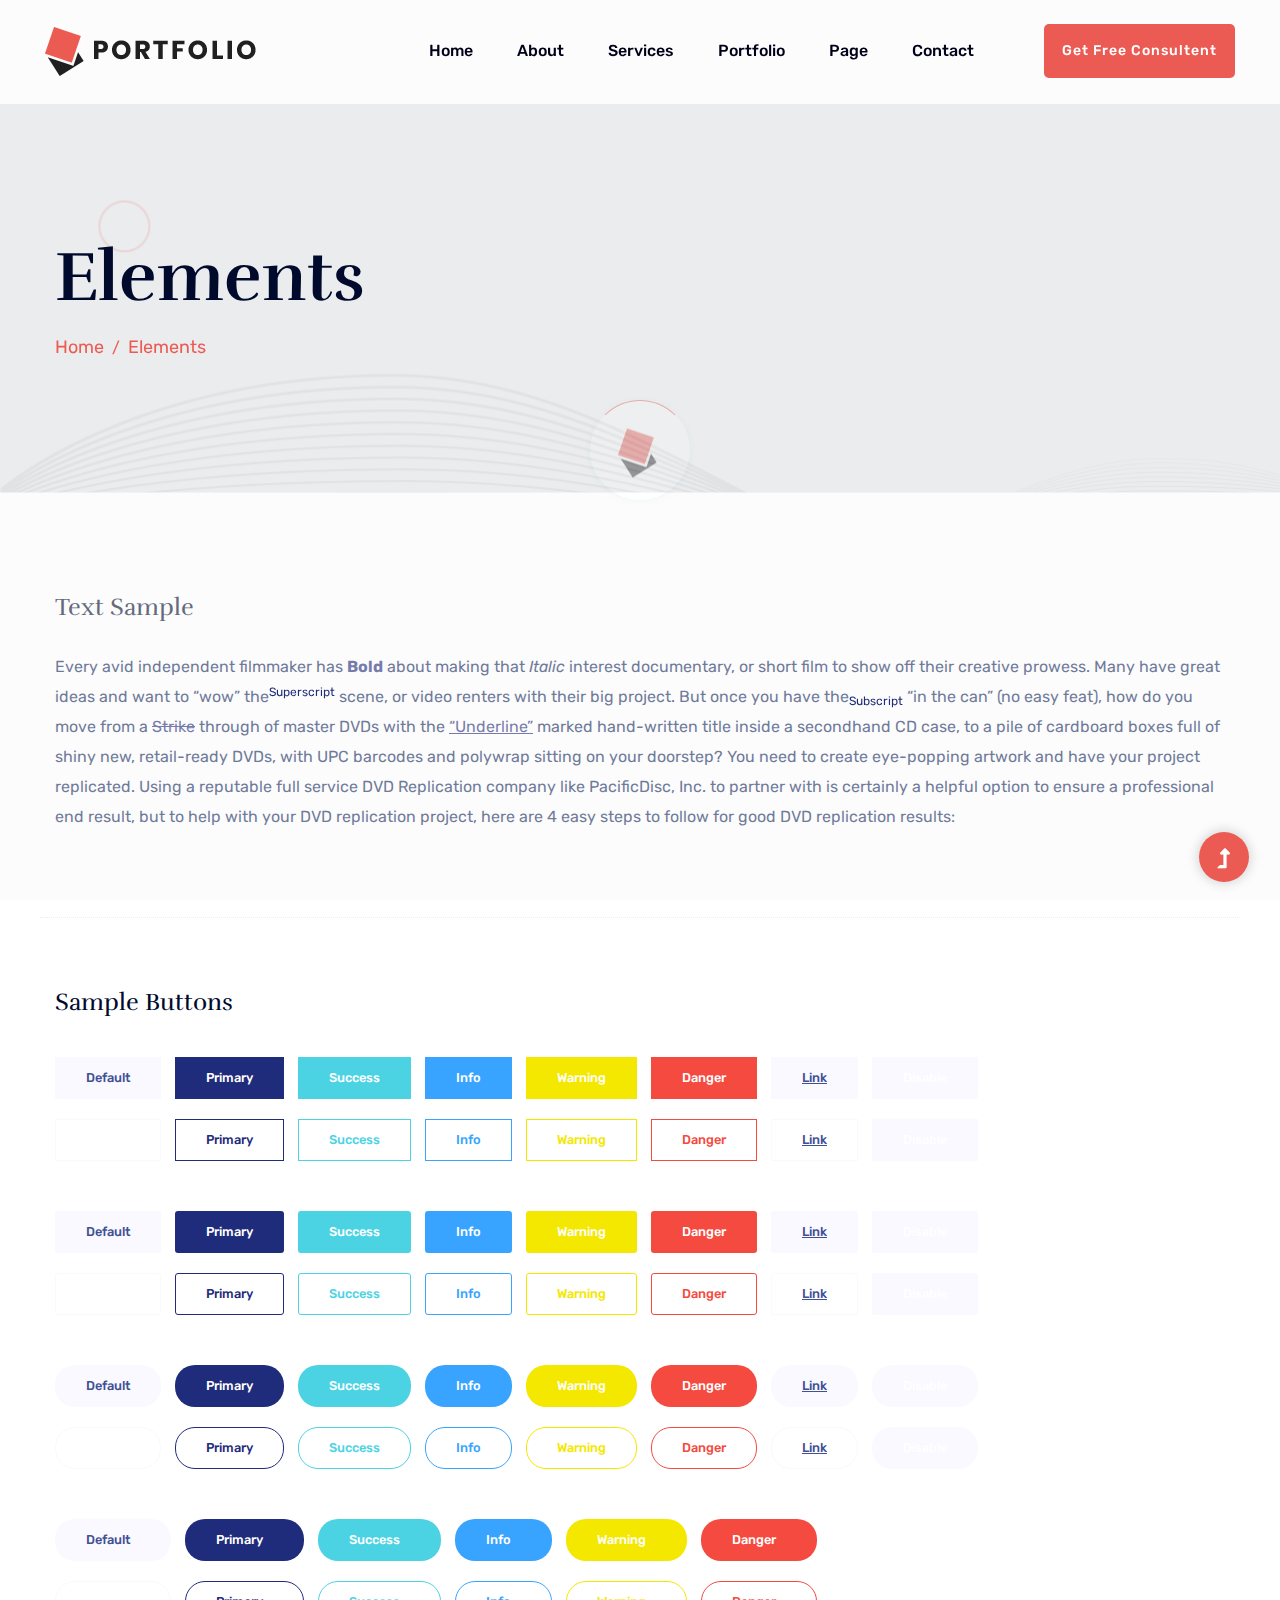
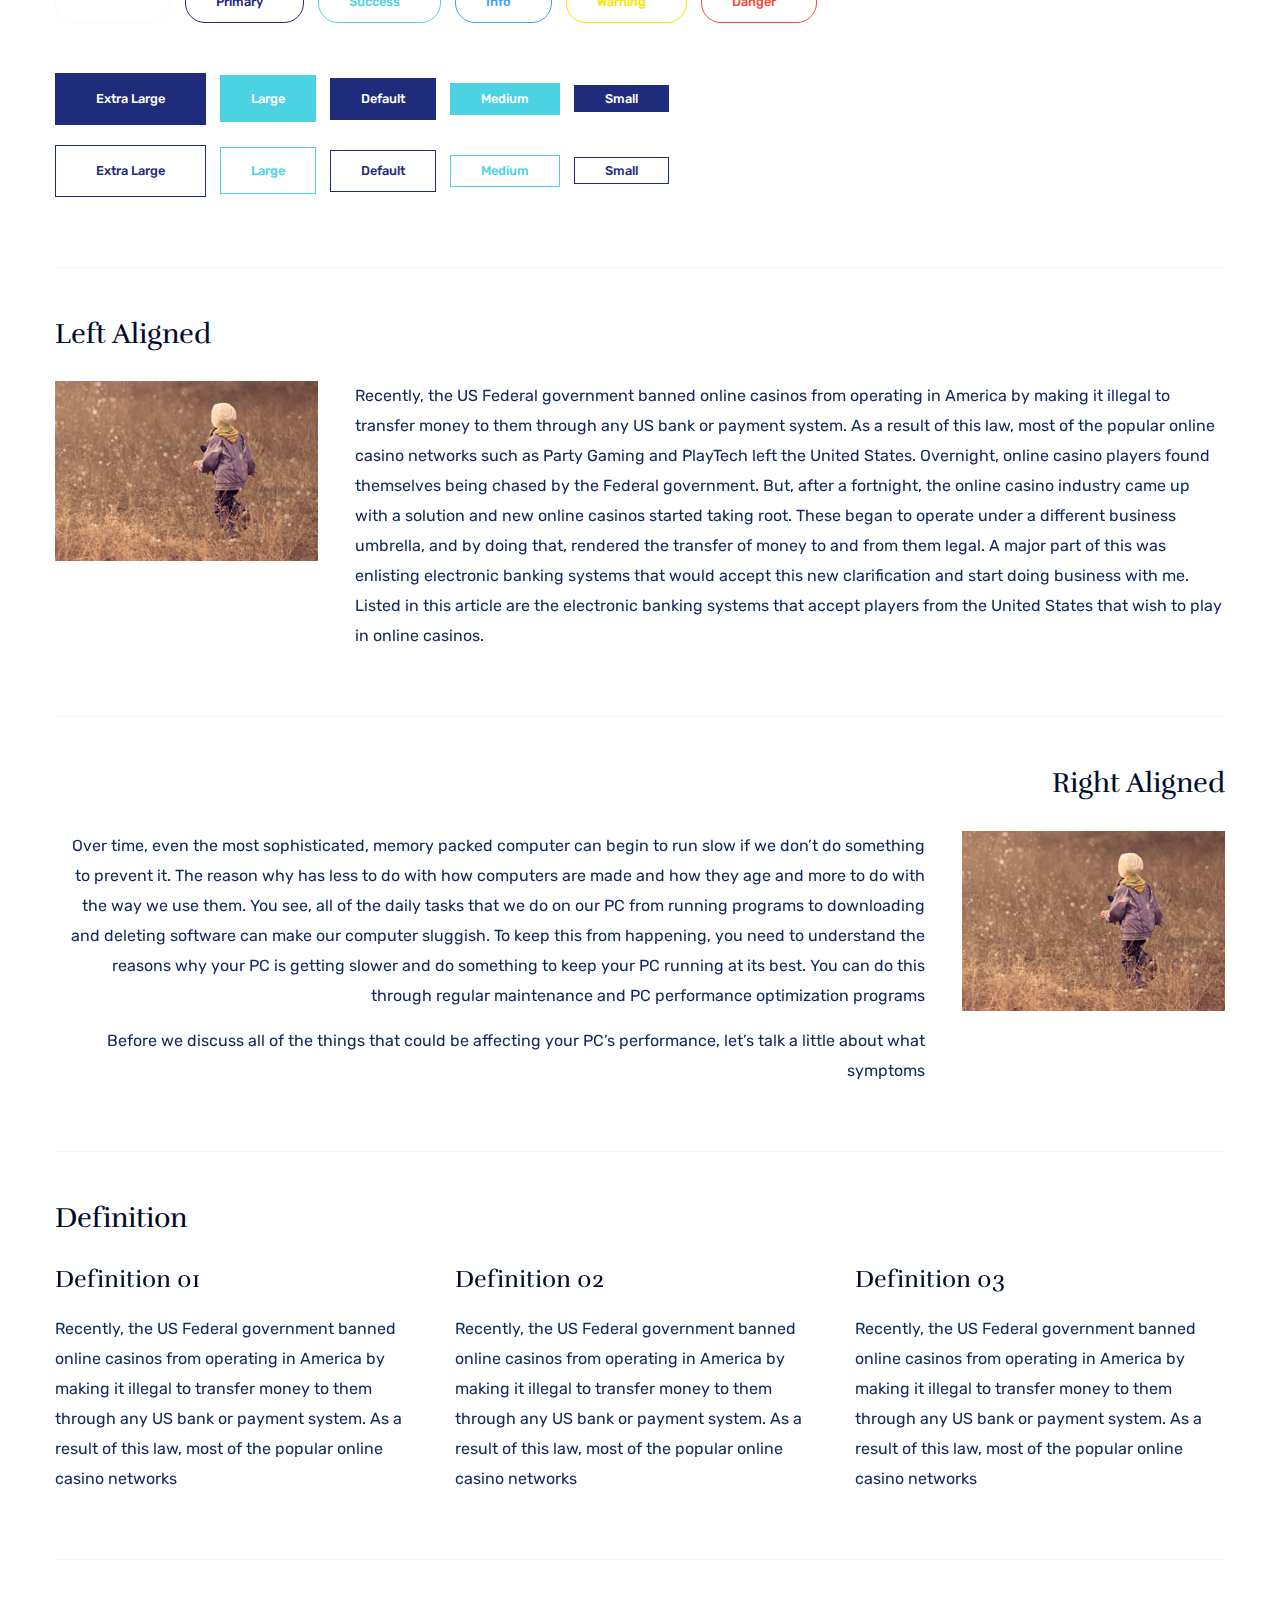
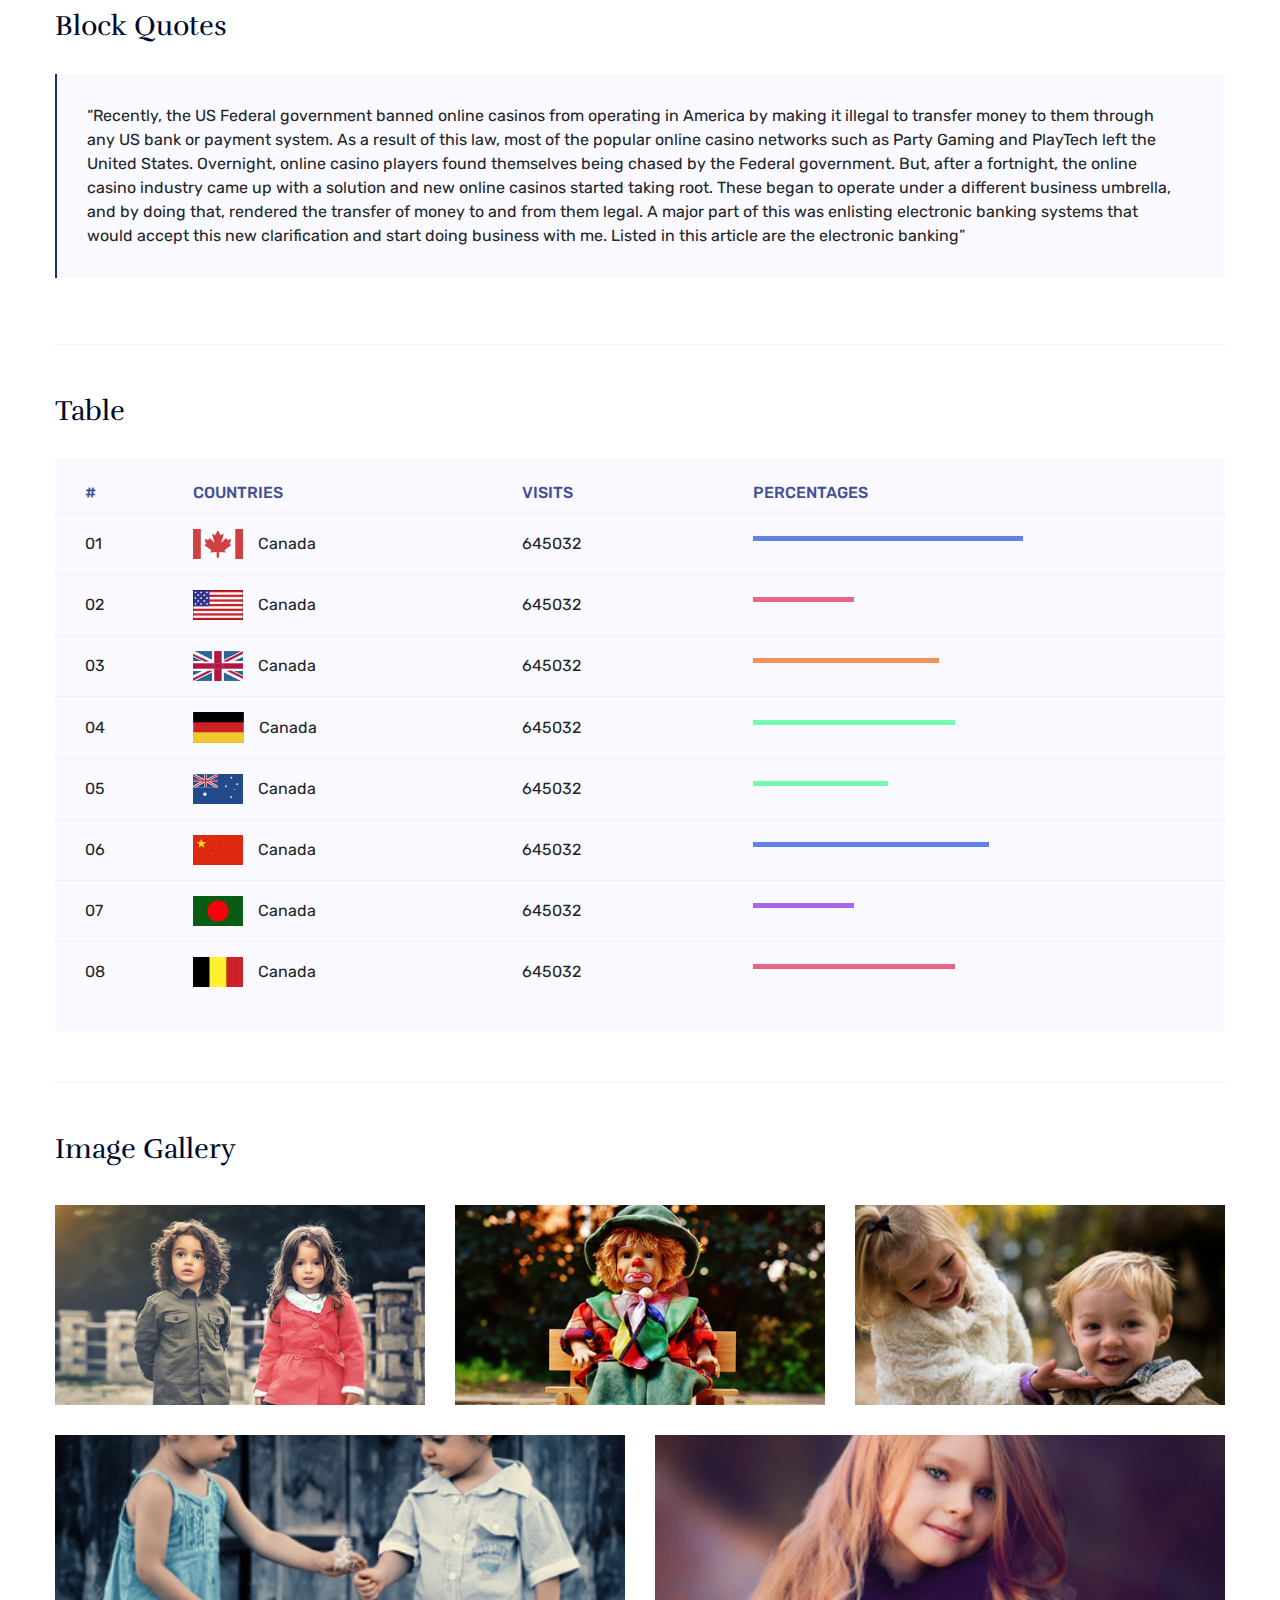
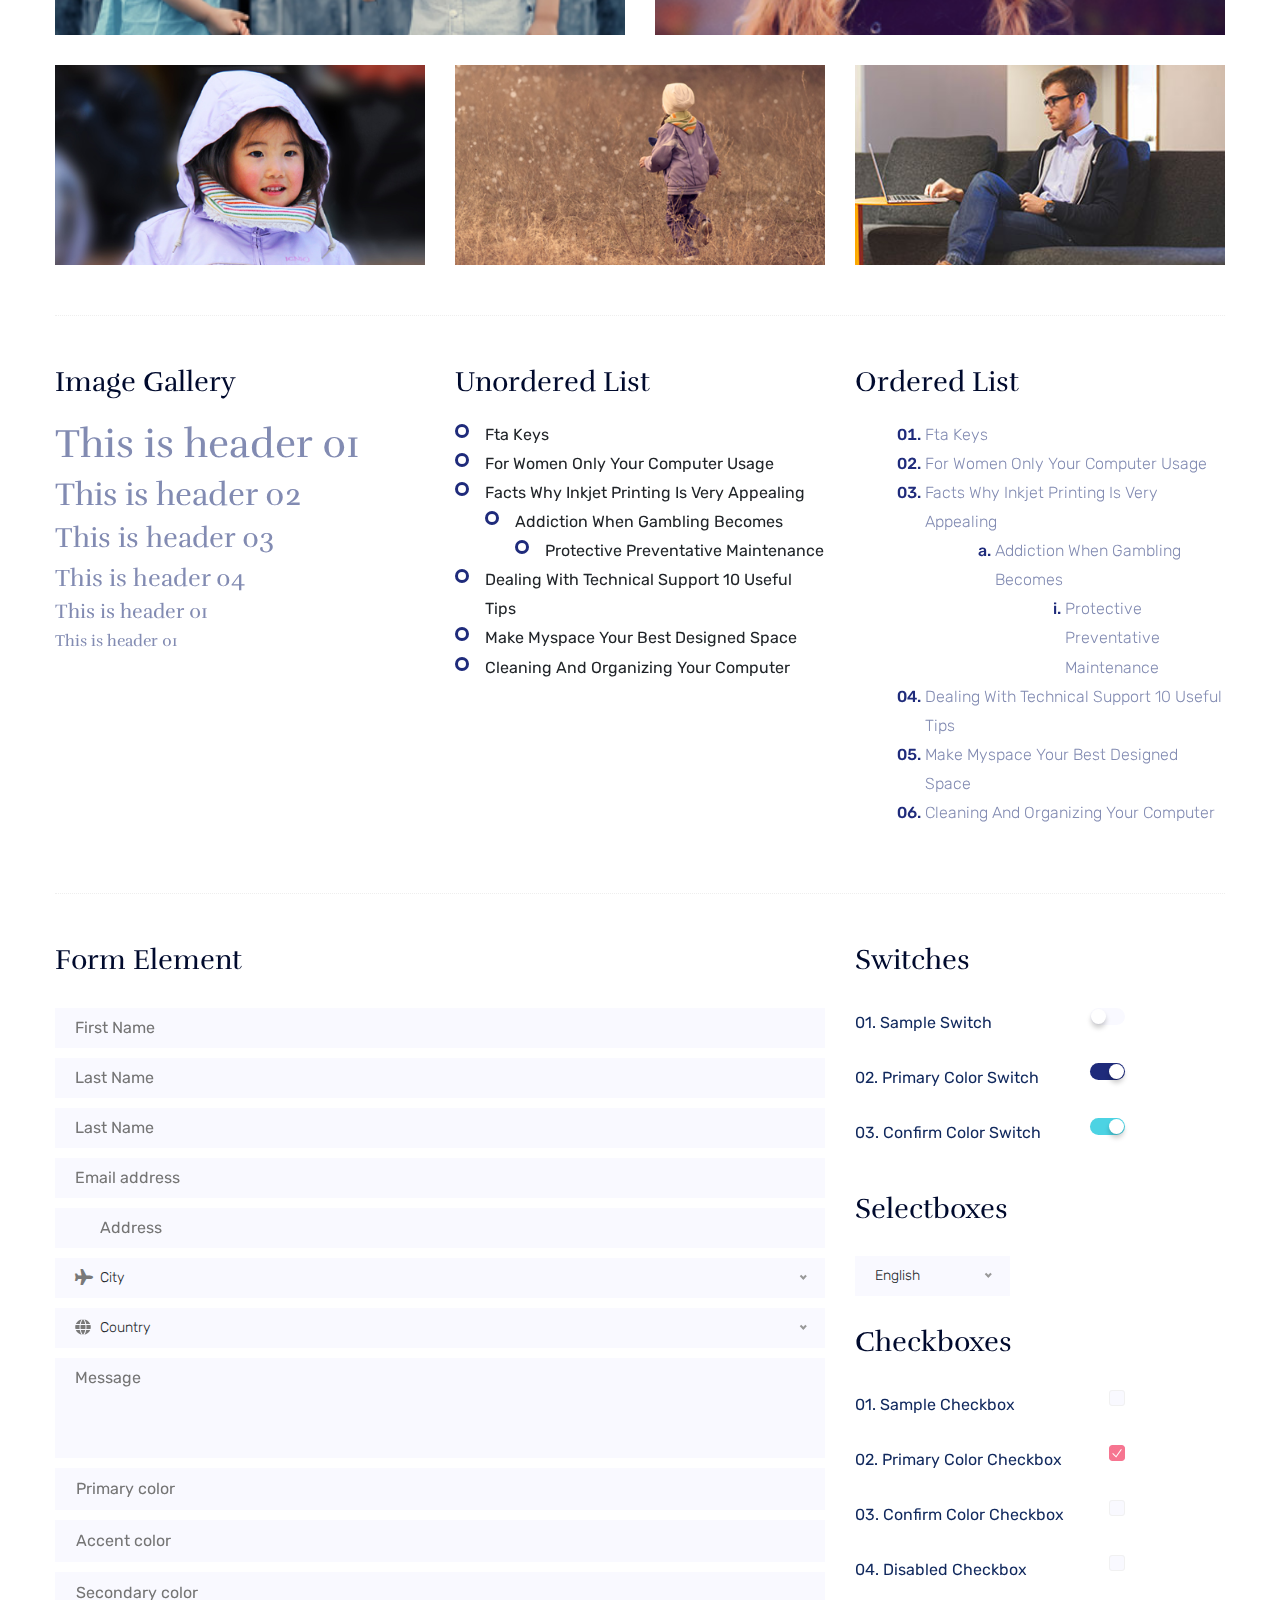
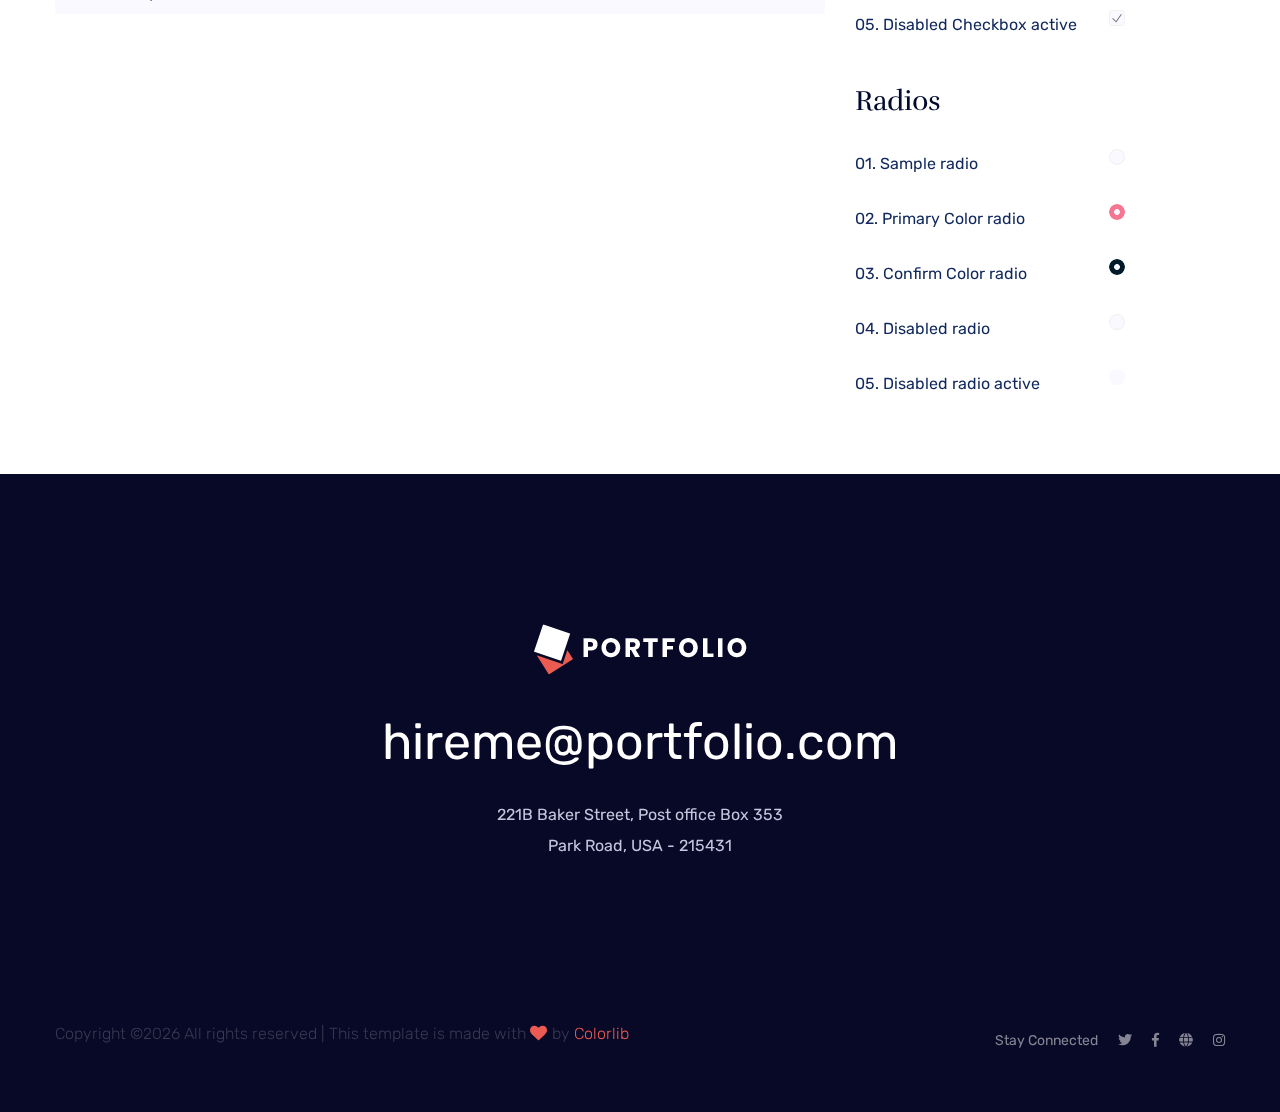
<file: elements.html>
<!doctype html>
<html class="no-js" lang="zxx">

<head>
	<meta charset="utf-8">
	<meta http-equiv="x-ua-compatible" content="ie=edge">
	<title>Web Hosting HTML-5 Template </title>
	<meta name="description" content="">
	<meta name="viewport" content="width=device-width, initial-scale=1">
	<link rel="shortcut icon" type="image/x-icon" href="assets/img/favicon.ico">

 <!-- CSS here -->
		<link rel="stylesheet" href="assets/css/bootstrap.min.css">
		<link rel="stylesheet" href="assets/css/owl.carousel.min.css">
		<link rel="stylesheet" href="assets/css/slicknav.css">
		<link rel="stylesheet" href="assets/css/animate.min.css">
		<link rel="stylesheet" href="assets/css/magnific-popup.css">
		<link rel="stylesheet" href="assets/css/fontawesome-all.min.css">
		<link rel="stylesheet" href="assets/css/themify-icons.css">
		<link rel="stylesheet" href="assets/css/slick.css">
		<link rel="stylesheet" href="assets/css/nice-select.css">
		<link rel="stylesheet" href="assets/css/style.css">
</head>

<body>
    <!-- Preloader Start -->
    <div id="preloader-active">
        <div class="preloader d-flex align-items-center justify-content-center">
            <div class="preloader-inner position-relative">
                <div class="preloader-circle"></div>
                <div class="preloader-img pere-text">
                    <img src="assets/img/logo/loder.jpg" alt="">
                </div>
            </div>
        </div>
    </div>
    <!-- Preloader Start -->
    <header>
        <!-- Header Start -->
        <div class="header-area">
                <div class="main-header  header-sticky">
                    <div class="container-fluid">
                        <div class="row align-items-center">
                            <!-- Logo -->
                            <div class="col-xl-2 col-lg-2 col-md-1">
                                <div class="logo">
                                    <a href="index.html"><img src="assets/img/logo/logo.png" alt=""></a>
                                </div>
                            </div>
                            <div class="col-xl-10 col-lg-10 col-md-10">
                                <div class="menu-main d-flex align-items-center justify-content-end">
                                    <!-- Main-menu -->
                                    <div class="main-menu f-right d-none d-lg-block">
                                        <nav> 
                                            <ul id="navigation">
                                                <li><a href="index.html">Home</a></li>
                                                <li><a href="about.html">About</a></li>
                                                <li><a href="services.html">Services</a></li>
                                                <li><a href="portfolio.html">Portfolio</a></li>
                                                <li><a href="#">Page</a>
                                                    <ul class="submenu">
                                                        <li><a href="blog.html">Blog</a></li>
                                                        <li><a href="blog_details.html">Blog Details</a></li>
                                                        <li><a href="elements.html">Element</a></li>
                                                        <li><a href="portfolio_details.html">Portfolio Details</a></li>
                                                    </ul>
                                                </li>
                                                <li><a href="contact.html">Contact</a></li>
                                            </ul>
                                        </nav>
                                    </div>
                                    <div class="header-right-btn f-right d-none d-xl-block ml-20">
                                        <a href="#" class="btn header-btn">Get Free Consultent</a>
                                    </div>
                                </div>
                            </div>   
                            <!-- Mobile Menu -->
                            <div class="col-12">
                                <div class="mobile_menu d-block d-lg-none"></div>
                            </div>
                        </div>
                    </div>
                </div>
        </div>
        <!-- Header End -->
    </header>
	<main>

		<!-- Hero Start -->
		<div class="slider-area ">
			<div class="slider-height2 d-flex align-items-center">
				<div class="container">
					<div class="row">
						<div class="col-xl-12">
							<div class="hero-cap">
								<h2>Elements</h2>
								<nav aria-label="breadcrumb ">
									<ol class="breadcrumb">
									<li class="breadcrumb-item"><a href="index.html">Home</a></li>
									<li class="breadcrumb-item"><a href="#">Elements</a></li> 
									</ol>
								</nav>
							</div>
						</div>
					</div>
				</div>
			</div>
		</div>
		<!-- Hero End -->
		<!-- Start Sample Area -->
		<section class="sample-text-area">
			<div class="container box_1170">
				<h3 class="text-heading">Text Sample</h3>
				<p class="sample-text">
					Every avid independent filmmaker has <b>Bold</b> about making that <i>Italic</i> interest documentary,
					or short
					film to show off their creative prowess. Many have great ideas and want to “wow”
					the<sup>Superscript</sup> scene,
					or video renters with their big project. But once you have the<sub>Subscript</sub> “in the can” (no easy
					feat), how
					do you move from a <del>Strike</del> through of master DVDs with the <u>“Underline”</u> marked
					hand-written title
					inside a secondhand CD case, to a pile of cardboard boxes full of shiny new, retail-ready DVDs, with UPC
					barcodes
					and polywrap sitting on your doorstep? You need to create eye-popping artwork and have your project
					replicated.
					Using a reputable full service DVD Replication company like PacificDisc, Inc. to partner with is
					certainly a
					helpful option to ensure a professional end result, but to help with your DVD replication project, here
					are 4 easy
					steps to follow for good DVD replication results:
	
				</p>
			</div>
		</section>
		<!-- End Sample Area -->
		<!-- Start Button -->
		<section class="button-area">
			<div class="container box_1170 border-top-generic">
				<h3 class="text-heading">Sample Buttons</h3>
				<div class="button-group-area">
					<a href="#" class="genric-btn default">Default</a>
					<a href="#" class="genric-btn primary">Primary</a>
					<a href="#" class="genric-btn success">Success</a>
					<a href="#" class="genric-btn info">Info</a>
					<a href="#" class="genric-btn warning">Warning</a>
					<a href="#" class="genric-btn danger">Danger</a>
					<a href="#" class="genric-btn link">Link</a>
					<a href="#" class="genric-btn disable">Disable</a>
				</div>
				<div class="button-group-area mt-10">
					<a href="#" class="genric-btn default-border">Default</a>
					<a href="#" class="genric-btn primary-border">Primary</a>
					<a href="#" class="genric-btn success-border">Success</a>
					<a href="#" class="genric-btn info-border">Info</a>
					<a href="#" class="genric-btn warning-border">Warning</a>
					<a href="#" class="genric-btn danger-border">Danger</a>
					<a href="#" class="genric-btn link-border">Link</a>
					<a href="#" class="genric-btn disable">Disable</a>
				</div>
				<div class="button-group-area mt-40">
					<a href="#" class="genric-btn default radius">Default</a>
					<a href="#" class="genric-btn primary radius">Primary</a>
					<a href="#" class="genric-btn success radius">Success</a>
					<a href="#" class="genric-btn info radius">Info</a>
					<a href="#" class="genric-btn warning radius">Warning</a>
					<a href="#" class="genric-btn danger radius">Danger</a>
					<a href="#" class="genric-btn link radius">Link</a>
					<a href="#" class="genric-btn disable radius">Disable</a>
				</div>
				<div class="button-group-area mt-10">
					<a href="#" class="genric-btn default-border radius">Default</a>
					<a href="#" class="genric-btn primary-border radius">Primary</a>
					<a href="#" class="genric-btn success-border radius">Success</a>
					<a href="#" class="genric-btn info-border radius">Info</a>
					<a href="#" class="genric-btn warning-border radius">Warning</a>
					<a href="#" class="genric-btn danger-border radius">Danger</a>
					<a href="#" class="genric-btn link-border radius">Link</a>
					<a href="#" class="genric-btn disable radius">Disable</a>
				</div>
				<div class="button-group-area mt-40">
					<a href="#" class="genric-btn default circle">Default</a>
					<a href="#" class="genric-btn primary circle">Primary</a>
					<a href="#" class="genric-btn success circle">Success</a>
					<a href="#" class="genric-btn info circle">Info</a>
					<a href="#" class="genric-btn warning circle">Warning</a>
					<a href="#" class="genric-btn danger circle">Danger</a>
					<a href="#" class="genric-btn link circle">Link</a>
					<a href="#" class="genric-btn disable circle">Disable</a>
				</div>
				<div class="button-group-area mt-10">
					<a href="#" class="genric-btn default-border circle">Default</a>
					<a href="#" class="genric-btn primary-border circle">Primary</a>
					<a href="#" class="genric-btn success-border circle">Success</a>
					<a href="#" class="genric-btn info-border circle">Info</a>
					<a href="#" class="genric-btn warning-border circle">Warning</a>
					<a href="#" class="genric-btn danger-border circle">Danger</a>
					<a href="#" class="genric-btn link-border circle">Link</a>
					<a href="#" class="genric-btn disable circle">Disable</a>
				</div>
				<div class="button-group-area mt-40">
					<a href="#" class="genric-btn default circle arrow">Default<span class="lnr lnr-arrow-right"></span></a>
					<a href="#" class="genric-btn primary circle arrow">Primary<span class="lnr lnr-arrow-right"></span></a>
					<a href="#" class="genric-btn success circle arrow">Success<span class="lnr lnr-arrow-right"></span></a>
					<a href="#" class="genric-btn info circle arrow">Info<span class="lnr lnr-arrow-right"></span></a>
					<a href="#" class="genric-btn warning circle arrow">Warning<span class="lnr lnr-arrow-right"></span></a>
					<a href="#" class="genric-btn danger circle arrow">Danger<span class="lnr lnr-arrow-right"></span></a>
				</div>
				<div class="button-group-area mt-10">
					<a href="#" class="genric-btn default-border circle arrow">Default<span
							class="lnr lnr-arrow-right"></span></a>
					<a href="#" class="genric-btn primary-border circle arrow">Primary<span
							class="lnr lnr-arrow-right"></span></a>
					<a href="#" class="genric-btn success-border circle arrow">Success<span
							class="lnr lnr-arrow-right"></span></a>
					<a href="#" class="genric-btn info-border circle arrow">Info<span
							class="lnr lnr-arrow-right"></span></a>
					<a href="#" class="genric-btn warning-border circle arrow">Warning<span
							class="lnr lnr-arrow-right"></span></a>
					<a href="#" class="genric-btn danger-border circle arrow">Danger<span
							class="lnr lnr-arrow-right"></span></a>
				</div>
				<div class="button-group-area mt-40">
					<a href="#" class="genric-btn primary e-large">Extra Large</a>
					<a href="#" class="genric-btn success large">Large</a>
					<a href="#" class="genric-btn primary">Default</a>
					<a href="#" class="genric-btn success medium">Medium</a>
					<a href="#" class="genric-btn primary small">Small</a>
				</div>
				<div class="button-group-area mt-10">
					<a href="#" class="genric-btn primary-border e-large">Extra Large</a>
					<a href="#" class="genric-btn success-border large">Large</a>
					<a href="#" class="genric-btn primary-border">Default</a>
					<a href="#" class="genric-btn success-border medium">Medium</a>
					<a href="#" class="genric-btn primary-border small">Small</a>
				</div>
			</div>
		</section>
		<!-- End Button -->
		<!-- Start Align Area -->
		<div class="whole-wrap">
			<div class="container box_1170">
				<div class="section-top-border">
					<h3 class="mb-30">Left Aligned</h3>
					<div class="row">
						<div class="col-md-3">
							<img src="assets/img/elements/d.jpg" alt="" class="img-fluid">
						</div>
						<div class="col-md-9 mt-sm-20">
							<p>Recently, the US Federal government banned online casinos from operating in America by making
								it illegal to
								transfer money to them through any US bank or payment system. As a result of this law, most
								of the popular
								online casino networks such as Party Gaming and PlayTech left the United States. Overnight,
								online casino
								players found themselves being chased by the Federal government. But, after a fortnight, the
								online casino
								industry came up with a solution and new online casinos started taking root. These began to
								operate under a
								different business umbrella, and by doing that, rendered the transfer of money to and from
								them legal. A major
								part of this was enlisting electronic banking systems that would accept this new
								clarification and start doing
								business with me. Listed in this article are the electronic banking systems that accept
								players from the United
								States that wish to play in online casinos.</p>
						</div>
					</div>
				</div>
				<div class="section-top-border text-right">
					<h3 class="mb-30">Right Aligned</h3>
					<div class="row">
						<div class="col-md-9">
							<p class="text-right">Over time, even the most sophisticated, memory packed computer can begin
								to run slow if we
								don’t do something to prevent it. The reason why has less to do with how computers are made
								and how they age and
								more to do with the way we use them. You see, all of the daily tasks that we do on our PC
								from running programs
								to downloading and deleting software can make our computer sluggish. To keep this from
								happening, you need to
								understand the reasons why your PC is getting slower and do something to keep your PC
								running at its best. You
								can do this through regular maintenance and PC performance optimization programs</p>
							<p class="text-right">Before we discuss all of the things that could be affecting your PC’s
								performance, let’s
								talk a little about what symptoms</p>
						</div>
						<div class="col-md-3">
							<img src="assets/img/elements/d.jpg" alt="" class="img-fluid">
						</div>
					</div>
				</div>
				<div class="section-top-border">
					<h3 class="mb-30">Definition</h3>
					<div class="row">
						<div class="col-md-4">
							<div class="single-defination">
								<h4 class="mb-20">Definition 01</h4>
								<p>Recently, the US Federal government banned online casinos from operating in America by
									making it illegal to
									transfer money to them through any US bank or payment system. As a result of this law,
									most of the popular
									online casino networks</p>
							</div>
						</div>
						<div class="col-md-4">
							<div class="single-defination">
								<h4 class="mb-20">Definition 02</h4>
								<p>Recently, the US Federal government banned online casinos from operating in America by
									making it illegal to
									transfer money to them through any US bank or payment system. As a result of this law,
									most of the popular
									online casino networks</p>
							</div>
						</div>
						<div class="col-md-4">
							<div class="single-defination">
								<h4 class="mb-20">Definition 03</h4>
								<p>Recently, the US Federal government banned online casinos from operating in America by
									making it illegal to
									transfer money to them through any US bank or payment system. As a result of this law,
									most of the popular
									online casino networks</p>
							</div>
						</div>
					</div>
				</div>
				<div class="section-top-border">
					<h3 class="mb-30">Block Quotes</h3>
					<div class="row">
						<div class="col-lg-12">
							<blockquote class="generic-blockquote">
								“Recently, the US Federal government banned online casinos from operating in America by
								making it illegal to
								transfer money to them through any US bank or payment system. As a result of this law, most
								of the popular
								online casino networks such as Party Gaming and PlayTech left the United States. Overnight,
								online casino
								players found themselves being chased by the Federal government. But, after a fortnight, the
								online casino
								industry came up with a solution and new online casinos started taking root. These began to
								operate under a
								different business umbrella, and by doing that, rendered the transfer of money to and from
								them legal. A major
								part of this was enlisting electronic banking systems that would accept this new
								clarification and start doing
								business with me. Listed in this article are the electronic banking”
							</blockquote>
						</div>
					</div>
				</div>
				<div class="section-top-border">
					<h3 class="mb-30">Table</h3>
					<div class="progress-table-wrap">
						<div class="progress-table">
							<div class="table-head">
								<div class="serial">#</div>
								<div class="country">Countries</div>
								<div class="visit">Visits</div>
								<div class="percentage">Percentages</div>
							</div>
							<div class="table-row">
								<div class="serial">01</div>
								<div class="country"> <img src="assets/img/elements/f1.jpg" alt="flag">Canada</div>
								<div class="visit">645032</div>
								<div class="percentage">
									<div class="progress">
										<div class="progress-bar color-1" role="progressbar" style="width: 80%"
											aria-valuenow="80" aria-valuemin="0" aria-valuemax="100"></div>
									</div>
								</div>
							</div>
							<div class="table-row">
								<div class="serial">02</div>
								<div class="country"> <img src="assets/img/elements/f2.jpg" alt="flag">Canada</div>
								<div class="visit">645032</div>
								<div class="percentage">
									<div class="progress">
										<div class="progress-bar color-2" role="progressbar" style="width: 30%"
											aria-valuenow="30" aria-valuemin="0" aria-valuemax="100"></div>
									</div>
								</div>
							</div>
							<div class="table-row">
								<div class="serial">03</div>
								<div class="country"> <img src="assets/img/elements/f3.jpg" alt="flag">Canada</div>
								<div class="visit">645032</div>
								<div class="percentage">
									<div class="progress">
										<div class="progress-bar color-3" role="progressbar" style="width: 55%"
											aria-valuenow="55" aria-valuemin="0" aria-valuemax="100"></div>
									</div>
								</div>
							</div>
							<div class="table-row">
								<div class="serial">04</div>
								<div class="country"> <img src="assets/img/elements/f4.jpg" alt="flag">Canada</div>
								<div class="visit">645032</div>
								<div class="percentage">
									<div class="progress">
										<div class="progress-bar color-4" role="progressbar" style="width: 60%"
											aria-valuenow="60" aria-valuemin="0" aria-valuemax="100"></div>
									</div>
								</div>
							</div>
							<div class="table-row">
								<div class="serial">05</div>
								<div class="country"> <img src="assets/img/elements/f5.jpg" alt="flag">Canada</div>
								<div class="visit">645032</div>
								<div class="percentage">
									<div class="progress">
										<div class="progress-bar color-5" role="progressbar" style="width: 40%"
											aria-valuenow="40" aria-valuemin="0" aria-valuemax="100"></div>
									</div>
								</div>
							</div>
							<div class="table-row">
								<div class="serial">06</div>
								<div class="country"> <img src="assets/img/elements/f6.jpg" alt="flag">Canada</div>
								<div class="visit">645032</div>
								<div class="percentage">
									<div class="progress">
										<div class="progress-bar color-6" role="progressbar" style="width: 70%"
											aria-valuenow="70" aria-valuemin="0" aria-valuemax="100"></div>
									</div>
								</div>
							</div>
							<div class="table-row">
								<div class="serial">07</div>
								<div class="country"> <img src="assets/img/elements/f7.jpg" alt="flag">Canada</div>
								<div class="visit">645032</div>
								<div class="percentage">
									<div class="progress">
										<div class="progress-bar color-7" role="progressbar" style="width: 30%"
											aria-valuenow="30" aria-valuemin="0" aria-valuemax="100"></div>
									</div>
								</div>
							</div>
							<div class="table-row">
								<div class="serial">08</div>
								<div class="country"> <img src="assets/img/elements/f8.jpg" alt="flag">Canada</div>
								<div class="visit">645032</div>
								<div class="percentage">
									<div class="progress">
										<div class="progress-bar color-8" role="progressbar" style="width: 60%"
											aria-valuenow="60" aria-valuemin="0" aria-valuemax="100"></div>
									</div>
								</div>
							</div>
						</div>
					</div>
				</div>
				<div class="section-top-border">
					<h3>Image Gallery</h3>
					<div class="row gallery-item">
						<div class="col-md-4">
							<a href="assets/img/elements/g1.jpg" class="img-pop-up">
								<div class="single-gallery-image" style="background: url(assets/img/elements/g1.jpg);"></div>
							</a>
						</div>
						<div class="col-md-4">
							<a href="assets/img/elements/g2.jpg" class="img-pop-up">
								<div class="single-gallery-image" style="background: url(assets/img/elements/g2.jpg);"></div>
							</a>
						</div>
						<div class="col-md-4">
							<a href="assets/img/elements/g3.jpg" class="img-pop-up">
								<div class="single-gallery-image" style="background: url(assets/img/elements/g3.jpg);"></div>
							</a>
						</div>
						<div class="col-md-6">
							<a href="assets/img/elements/g4.jpg" class="img-pop-up">
								<div class="single-gallery-image" style="background: url(assets/img/elements/g4.jpg);"></div>
							</a>
						</div>
						<div class="col-md-6">
							<a href="assets/img/elements/g5.jpg" class="img-pop-up">
								<div class="single-gallery-image" style="background: url(assets/img/elements/g5.jpg);"></div>
							</a>
						</div>
						<div class="col-md-4">
							<a href="assets/img/elements/g6.jpg" class="img-pop-up">
								<div class="single-gallery-image" style="background: url(assets/img/elements/g6.jpg);"></div>
							</a>
						</div>
						<div class="col-md-4">
							<a href="assets/img/elements/g7.jpg" class="img-pop-up">
								<div class="single-gallery-image" style="background: url(assets/img/elements/g7.jpg);"></div>
							</a>
						</div>
						<div class="col-md-4">
							<a href="assets/img/elements/g8.jpg" class="img-pop-up">
								<div class="single-gallery-image" style="background: url(assets/img/elements/g8.jpg);"></div>
							</a>
						</div>
					</div>
				</div>
				<div class="section-top-border">
					<div class="row">
						<div class="col-md-4">
							<h3 class="mb-20">Image Gallery</h3>
							<div class="typography">
								<h1>This is header 01</h1>
								<h2>This is header 02</h2>
								<h3>This is header 03</h3>
								<h4>This is header 04</h4>
								<h5>This is header 01</h5>
								<h6>This is header 01</h6>
							</div>
						</div>
						<div class="col-md-4 mt-sm-30">
							<h3 class="mb-20">Unordered List</h3>
							<div class="">
								<ul class="unordered-list">
									<li>Fta Keys</li>
									<li>For Women Only Your Computer Usage</li>
									<li>Facts Why Inkjet Printing Is Very Appealing
										<ul>
											<li>Addiction When Gambling Becomes
												<ul>
													<li>Protective Preventative Maintenance</li>
												</ul>
											</li>
										</ul>
									</li>
									<li>Dealing With Technical Support 10 Useful Tips</li>
									<li>Make Myspace Your Best Designed Space</li>
									<li>Cleaning And Organizing Your Computer</li>
								</ul>
							</div>
						</div>
						<div class="col-md-4 mt-sm-30">
							<h3 class="mb-20">Ordered List</h3>
							<div class="">
								<ol class="ordered-list">
									<li><span>Fta Keys</span></li>
									<li><span>For Women Only Your Computer Usage</span></li>
									<li><span>Facts Why Inkjet Printing Is Very Appealing</span>
										<ol class="ordered-list-alpha">
											<li><span>Addiction When Gambling Becomes</span>
												<ol class="ordered-list-roman">
													<li><span>Protective Preventative Maintenance</span></li>
												</ol>
											</li>
										</ol>
									</li>
									<li><span>Dealing With Technical Support 10 Useful Tips</span></li>
									<li><span>Make Myspace Your Best Designed Space</span></li>
									<li><span>Cleaning And Organizing Your Computer</span></li>
								</ol>
							</div>
						</div>
					</div>
				</div>
				<div class="section-top-border">
					<div class="row">
						<div class="col-lg-8 col-md-8">
							<h3 class="mb-30">Form Element</h3>
							<form action="#">
								<div class="mt-10">
									<input type="text" name="first_name" placeholder="First Name"
										onfocus="this.placeholder = ''" onblur="this.placeholder = 'First Name'" required
										class="single-input">
								</div>
								<div class="mt-10">
									<input type="text" name="last_name" placeholder="Last Name"
										onfocus="this.placeholder = ''" onblur="this.placeholder = 'Last Name'" required
										class="single-input">
								</div>
								<div class="mt-10">
									<input type="text" name="last_name" placeholder="Last Name"
										onfocus="this.placeholder = ''" onblur="this.placeholder = 'Last Name'" required
										class="single-input">
								</div>
								<div class="mt-10">
									<input type="email" name="EMAIL" placeholder="Email address"
										onfocus="this.placeholder = ''" onblur="this.placeholder = 'Email address'" required
										class="single-input">
								</div>
								<div class="input-group-icon mt-10">
									<div class="icon"><i class="fa fa-thumb-tack" aria-hidden="true"></i></div>
									<input type="text" name="address" placeholder="Address" onfocus="this.placeholder = ''"
										onblur="this.placeholder = 'Address'" required class="single-input">
								</div>
								<div class="input-group-icon mt-10">
									<div class="icon"><i class="fa fa-plane" aria-hidden="true"></i></div>
									<div class="form-select" id="default-select"">
												<select>
													<option value=" 1">City</option>
										<option value="1">Dhaka</option>
										<option value="1">Dilli</option>
										<option value="1">Newyork</option>
										<option value="1">Islamabad</option>
										</select>
									</div>
								</div>
								<div class="input-group-icon mt-10">
									<div class="icon"><i class="fa fa-globe" aria-hidden="true"></i></div>
									<div class="form-select" id="default-select"">
												<select>
													<option value=" 1">Country</option>
										<option value="1">Bangladesh</option>
										<option value="1">India</option>
										<option value="1">England</option>
										<option value="1">Srilanka</option>
										</select>
									</div>
								</div>
	
								<div class="mt-10">
									<textarea class="single-textarea" placeholder="Message" onfocus="this.placeholder = ''"
										onblur="this.placeholder = 'Message'" required></textarea>
								</div>
								<div class="mt-10">
									<input type="text" name="first_name" placeholder="Primary color"
										onfocus="this.placeholder = ''" onblur="this.placeholder = 'Primary color'" required
										class="single-input-primary">
								</div>
								<div class="mt-10">
									<input type="text" name="first_name" placeholder="Accent color"
										onfocus="this.placeholder = ''" onblur="this.placeholder = 'Accent color'" required
										class="single-input-accent">
								</div>
								<div class="mt-10">
									<input type="text" name="first_name" placeholder="Secondary color"
										onfocus="this.placeholder = ''" onblur="this.placeholder = 'Secondary color'"
										required class="single-input-secondary">
								</div>
							</form>
						</div>
						<div class="col-lg-3 col-md-4 mt-sm-30">
							<div class="single-element-widget">
								<h3 class="mb-30">Switches</h3>
								<div class="switch-wrap d-flex justify-content-between">
									<p>01. Sample Switch</p>
									<div class="primary-switch">
										<input type="checkbox" id="default-switch">
										<label for="default-switch"></label>
									</div>
								</div>
								<div class="switch-wrap d-flex justify-content-between">
									<p>02. Primary Color Switch</p>
									<div class="primary-switch">
										<input type="checkbox" id="primary-switch" checked>
										<label for="primary-switch"></label>
									</div>
								</div>
								<div class="switch-wrap d-flex justify-content-between">
									<p>03. Confirm Color Switch</p>
									<div class="confirm-switch">
										<input type="checkbox" id="confirm-switch" checked>
										<label for="confirm-switch"></label>
									</div>
								</div>
							</div>
							<div class="single-element-widget mt-30">
								<h3 class="mb-30">Selectboxes</h3>
								<div class="default-select" id="default-select"">
											<select>
												<option value=" 1">English</option>
									<option value="1">Spanish</option>
									<option value="1">Arabic</option>
									<option value="1">Portuguise</option>
									<option value="1">Bengali</option>
									</select>
								</div>
							</div>
							<div class="single-element-widget mt-30">
								<h3 class="mb-30">Checkboxes</h3>
								<div class="switch-wrap d-flex justify-content-between">
									<p>01. Sample Checkbox</p>
									<div class="primary-checkbox">
										<input type="checkbox" id="default-checkbox">
										<label for="default-checkbox"></label>
									</div>
								</div>
								<div class="switch-wrap d-flex justify-content-between">
									<p>02. Primary Color Checkbox</p>
									<div class="primary-checkbox">
										<input type="checkbox" id="primary-checkbox" checked>
										<label for="primary-checkbox"></label>
									</div>
								</div>
								<div class="switch-wrap d-flex justify-content-between">
									<p>03. Confirm Color Checkbox</p>
									<div class="confirm-checkbox">
										<input type="checkbox" id="confirm-checkbox">
										<label for="confirm-checkbox"></label>
									</div>
								</div>
								<div class="switch-wrap d-flex justify-content-between">
									<p>04. Disabled Checkbox</p>
									<div class="disabled-checkbox">
										<input type="checkbox" id="disabled-checkbox" disabled>
										<label for="disabled-checkbox"></label>
									</div>
								</div>
								<div class="switch-wrap d-flex justify-content-between">
									<p>05. Disabled Checkbox active</p>
									<div class="disabled-checkbox">
										<input type="checkbox" id="disabled-checkbox-active" checked disabled>
										<label for="disabled-checkbox-active"></label>
									</div>
								</div>
							</div>
							<div class="single-element-widget mt-30">
								<h3 class="mb-30">Radios</h3>
								<div class="switch-wrap d-flex justify-content-between">
									<p>01. Sample radio</p>
									<div class="primary-radio">
										<input type="checkbox" id="default-radio">
										<label for="default-radio"></label>
									</div>
								</div>
								<div class="switch-wrap d-flex justify-content-between">
									<p>02. Primary Color radio</p>
									<div class="primary-radio">
										<input type="checkbox" id="primary-radio" checked>
										<label for="primary-radio"></label>
									</div>
								</div>
								<div class="switch-wrap d-flex justify-content-between">
									<p>03. Confirm Color radio</p>
									<div class="confirm-radio">
										<input type="checkbox" id="confirm-radio" checked>
										<label for="confirm-radio"></label>
									</div>
								</div>
								<div class="switch-wrap d-flex justify-content-between">
									<p>04. Disabled radio</p>
									<div class="disabled-radio">
										<input type="checkbox" id="disabled-radio" disabled>
										<label for="disabled-radio"></label>
									</div>
								</div>
								<div class="switch-wrap d-flex justify-content-between">
									<p>05. Disabled radio active</p>
									<div class="disabled-radio">
										<input type="checkbox" id="disabled-radio-active" checked disabled>
										<label for="disabled-radio-active"></label>
									</div>
								</div>
							</div>
						</div>
					</div>
				</div>
			</div>
		</div>
		<!-- End Align Area -->
	</main>
    <footer>
        <!-- Footer Start-->
        <div class="footer-area">
            <div class="container">
               <div class="footer-top footer-padding">
                   <div class="row justify-content-center">
                       <div class="col-lg-6">
                            <div class="footer-top-cap text-center">
                                <img src="assets/img/logo/logo2_footer.png" alt="">
                               <span><a href="#">hireme@portfolio.com</a></span>
                                <p>221B Baker Street, Post office Box 353 </p>
                                <p>Park Road, USA - 215431</p>
                            </div>
                       </div>
                   </div>
               </div>
                <div class="footer-bottom">
                    <div class="row d-flex justify-content-between align-items-center">
                        <div class="col-xl-9 col-lg-8">
                            <div class="footer-copy-right">
                                <p><!-- Link back to Colorlib can't be removed. Template is licensed under CC BY 3.0. -->
  Copyright &copy;<script>document.write(new Date().getFullYear());</script> All rights reserved | This template is made with <i class="fa fa-heart" aria-hidden="true"></i> by <a href="https://colorlib.com" target="_blank">Colorlib</a>
  <!-- Link back to Colorlib can't be removed. Template is licensed under CC BY 3.0. --></p>
                            </div>
                        </div>
                        <div class="col-xl-3 col-lg-4">
                            <!-- Footer Social -->
                            <div class="footer-social f-right">
                                <a>Stay Connected</a>
                                <a href="#"><i class="fab fa-twitter"></i></a>
                                <a href="#"><i class="fab fa-facebook-f"></i></a>
                                <a href="#"><i class="fas fa-globe"></i></a>
                                <a href="#"><i class="fab fa-instagram"></i></a>
                            </div>
                        </div>
                    </div>
               </div>
            </div>
        </div>
        <!-- Footer End-->
    </footer>
    <!-- Scroll Up -->
    <div id="back-top" >
        <a title="Go to Top" href="#"> <i class="fas fa-level-up-alt"></i></a>
    </div>


<!-- JS here -->
	
		<!-- All JS Custom Plugins Link Here here -->
        <script src="./assets/js/vendor/modernizr-3.5.0.min.js"></script>
		<!-- Jquery, Popper, Bootstrap -->
		<script src="./assets/js/vendor/jquery-1.12.4.min.js"></script>
        <script src="./assets/js/popper.min.js"></script>
        <script src="./assets/js/bootstrap.min.js"></script>
	    <!-- Jquery Mobile Menu -->
        <script src="./assets/js/jquery.slicknav.min.js"></script>

		<!-- Jquery Slick , Owl-Carousel Plugins -->
        <script src="./assets/js/owl.carousel.min.js"></script>
        <script src="./assets/js/slick.min.js"></script>
		<!-- One Page, Animated-HeadLin -->
        <script src="./assets/js/wow.min.js"></script>
		<script src="./assets/js/animated.headline.js"></script>
		<script src="./assets/js/jquery.magnific-popup.js"></script>
		
		<!-- Nice-select, sticky -->
        <script src="./assets/js/jquery.nice-select.min.js"></script>
		<script src="./assets/js/jquery.sticky.js"></script>
        
        <!-- contact js -->
        <script src="./assets/js/contact.js"></script>
        <script src="./assets/js/jquery.form.js"></script>
        <script src="./assets/js/jquery.validate.min.js"></script>
        <script src="./assets/js/mail-script.js"></script>
        <script src="./assets/js/jquery.ajaxchimp.min.js"></script>
        
		<!-- Jquery Plugins, main Jquery -->	
        <script src="./assets/js/plugins.js"></script>
		<script src="./assets/js/main.js"></script>
		
</body>
</html>
</file>
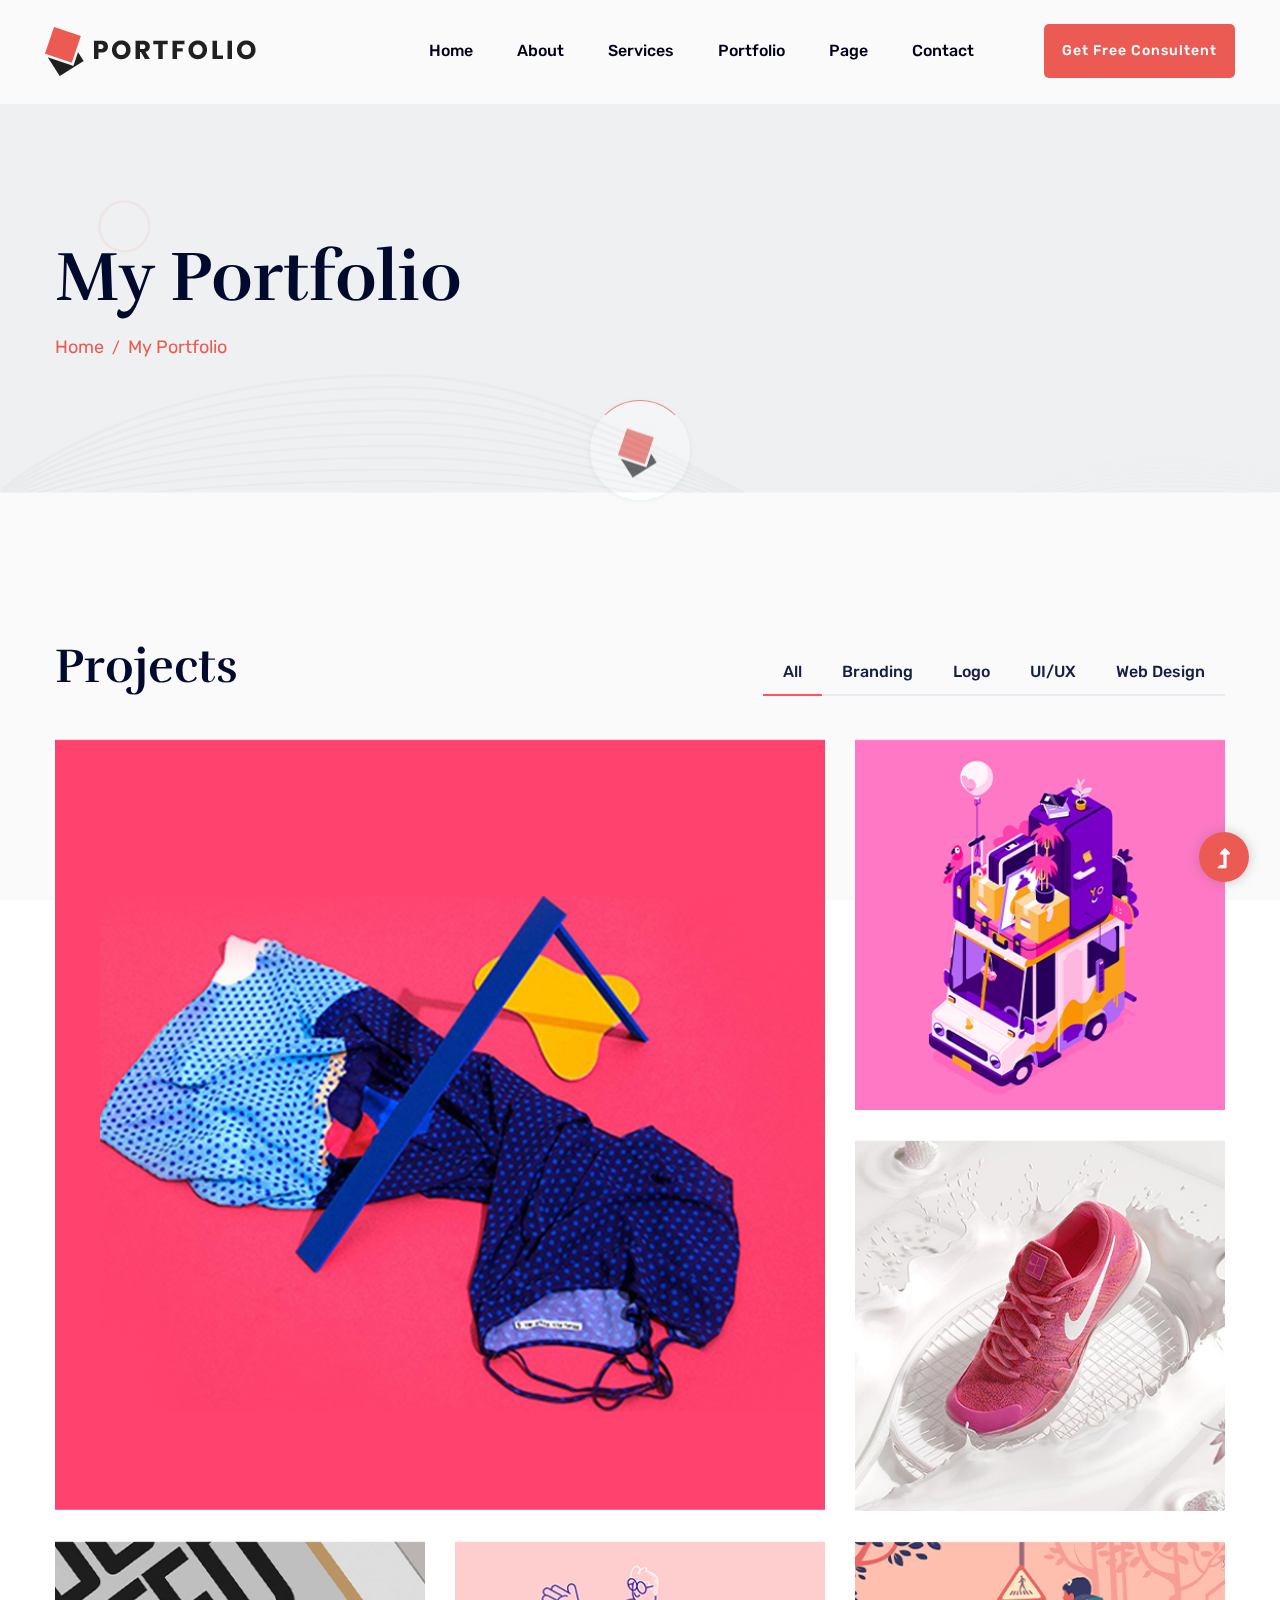
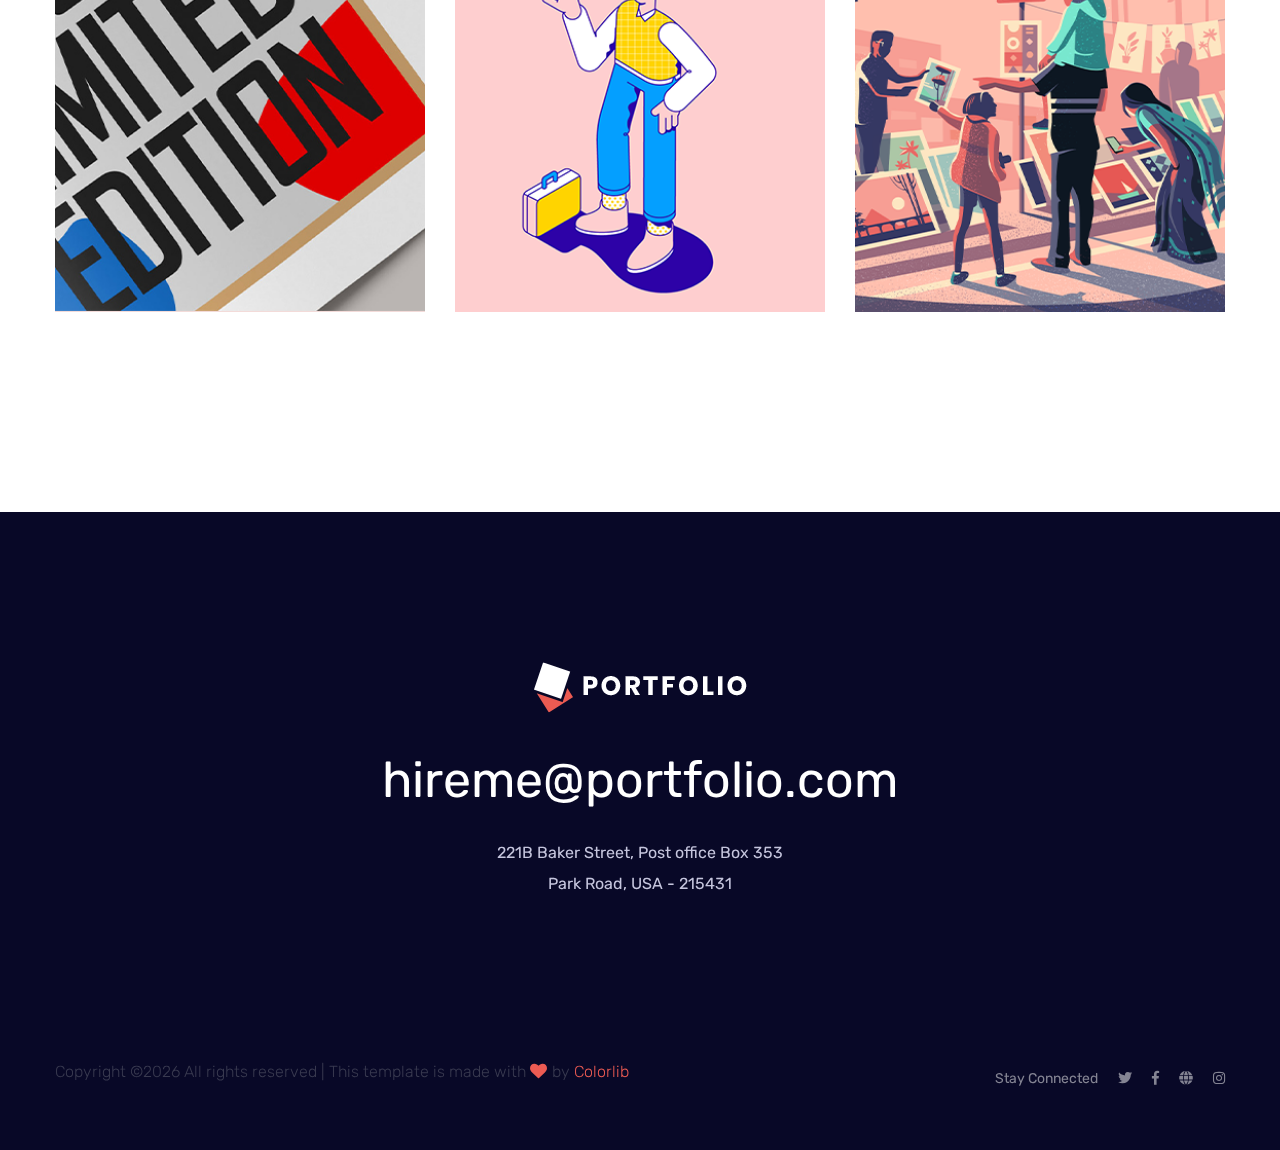
<file: portfolio.html>
<!doctype html>
<html class="no-js" lang="zxx">
    <head>
        <meta charset="utf-8">
        <meta http-equiv="x-ua-compatible" content="ie=edge">
        <title>Personal HTML-5 Template </title>
        <meta name="description" content="">
        <meta name="viewport" content="width=device-width, initial-scale=1">
        <link rel="manifest" href="site.webmanifest">
		<link rel="shortcut icon" type="image/x-icon" href="assets/img/favicon.ico">

		<!-- CSS here -->
            <link rel="stylesheet" href="assets/css/bootstrap.min.css">
            <link rel="stylesheet" href="assets/css/owl.carousel.min.css">
            <link rel="stylesheet" href="assets/css/slicknav.css">
            <link rel="stylesheet" href="assets/css/flaticon.css">
            <link rel="stylesheet" href="assets/css/animate.min.css">
            <link rel="stylesheet" href="assets/css/magnific-popup.css">
            <link rel="stylesheet" href="assets/css/fontawesome-all.min.css">
            <link rel="stylesheet" href="assets/css/themify-icons.css">
            <link rel="stylesheet" href="assets/css/slick.css">
            <link rel="stylesheet" href="assets/css/nice-select.css">
            <link rel="stylesheet" href="assets/css/style.css">
   </head>

   <body>
    <!-- Preloader Start -->
    <div id="preloader-active">
        <div class="preloader d-flex align-items-center justify-content-center">
            <div class="preloader-inner position-relative">
                <div class="preloader-circle"></div>
                <div class="preloader-img pere-text">
                    <img src="assets/img/logo/loder.jpg" alt="">
                </div>
            </div>
        </div>
    </div>
    <!-- Preloader Start -->
    <header>
        <!-- Header Start -->
        <div class="header-area">
                <div class="main-header  header-sticky">
                    <div class="container-fluid">
                        <div class="row align-items-center">
                            <!-- Logo -->
                            <div class="col-xl-2 col-lg-2 col-md-1">
                                <div class="logo">
                                    <a href="index.html"><img src="assets/img/logo/logo.png" alt=""></a>
                                </div>
                            </div>
                            <div class="col-xl-10 col-lg-10 col-md-10">
                                <div class="menu-main d-flex align-items-center justify-content-end">
                                    <!-- Main-menu -->
                                    <div class="main-menu f-right d-none d-lg-block">
                                        <nav> 
                                            <ul id="navigation">
                                                <li><a href="index.html">Home</a></li>
                                                <li><a href="about.html">About</a></li>
                                                <li><a href="services.html">Services</a></li>
                                                <li><a href="portfolio.html">Portfolio</a></li>
                                                <li><a href="#">Page</a>
                                                    <ul class="submenu">
                                                        <li><a href="blog.html">Blog</a></li>
                                                        <li><a href="blog_details.html">Blog Details</a></li>
                                                        <li><a href="elements.html">Element</a></li>
                                                        <li><a href="portfolio_details.html">Portfolio Details</a></li>
                                                    </ul>
                                                </li>
                                                <li><a href="contact.html">Contact</a></li>
                                            </ul>
                                        </nav>
                                    </div>
                                    <div class="header-right-btn f-right d-none d-xl-block ml-20">
                                        <a href="#" class="btn header-btn">Get Free Consultent</a>
                                    </div>
                                </div>
                            </div>   
                            <!-- Mobile Menu -->
                            <div class="col-12">
                                <div class="mobile_menu d-block d-lg-none"></div>
                            </div>
                        </div>
                    </div>
                </div>
        </div>
        <!-- Header End -->
    </header>
    <main>

        <!-- Header Start -->
        <div class="slider-area ">
            <div class="slider-height2 d-flex align-items-center">
                <div class="container">
                    <div class="row">
                        <div class="col-xl-12">
                            <div class="hero-cap">
                                <h2>My Portfolio</h2>
                                <nav aria-label="breadcrumb ">
                                    <ol class="breadcrumb">
                                    <li class="breadcrumb-item"><a href="index.html">Home</a></li>
                                    <li class="breadcrumb-item"><a href="#">My Portfolio</a></li> 
                                    </ol>
                                </nav>
                            </div>
                        </div>
                    </div>
                </div>
            </div>
        </div>
        <!-- Header End -->
        <!-- Services Area Start -->
        <section class="services-area  services-padding">
            <div class="container">
               <div class="project-heading mb-35">
                    <div class="row align-items-end">
                        <div class="col-lg-6">
                            <!-- Section Tittle -->
                            <div class="section-tittle">
                                <h2>Projects</h2>
                            </div>
                        </div>
                        <div class="col-lg-6">
                            <div class="properties__button">
                                <!--Nav Button  -->                                            
                                <nav>
                                    <div class="nav nav-tabs" id="nav-tab" role="tablist">
                                        <a class="nav-item nav-link active" id="nav-home-tab" data-toggle="tab" href="#nav-home" role="tab" aria-controls="nav-home" aria-selected="false"> All</a>
                                        <a class="nav-item nav-link" id="nav-profile-tab" data-toggle="tab" href="#nav-profile" role="tab" aria-controls="nav-profile" aria-selected="false"> Branding</a>
                                        <a class="nav-item nav-link" id="nav-contact-tab" data-toggle="tab" href="#nav-contact" role="tab" aria-controls="nav-contact" aria-selected="false">Logo</a>
                                        <a class="nav-item nav-link" id="nav-last-tab" data-toggle="tab" href="#nav-last" role="tab" aria-controls="nav-contact" aria-selected="false">UI/UX </a>
                                        <a class="nav-item nav-link" id="nav-technology" data-toggle="tab" href="#nav-techno" role="tab" aria-controls="nav-contact" aria-selected="false">Web Design</a>
                                    </div>
                                </nav>
                                <!--End Nav Button  -->
                            </div>
                        </div>
                    </div>
               </div>
                <div class="row">
                    <div class="col-12">
                        <!-- Nav Card -->
                        <div class="tab-content active" id="nav-tabContent">
                            <!-- card ONE -->
                            <div class="tab-pane fade active show" id="nav-home" role="tabpanel" aria-labelledby="nav-home-tab">           
                                <div class="services-caption">
                                    <div class="row">
                                        <div class="col-lg-8 col-md-8 col-sm-8">
                                            <!-- Single -->
                                            <div class="single-services mb-30">
                                                <img src="assets/img/service/services1.png" alt="">
                                            </div>
                                        </div>
                                        <div class="col-lg-4 col-md-4 col-sm-4">
                                            <div class="row">
                                                <div class="col-lg-12">
                                                    <!-- Single -->
                                                    <div class="single-services mb-30">
                                                        <img src="assets/img/service/services2.png" alt="">
                                                    </div>
                                                </div>
                                                <div class="col-lg-12">
                                                    <!-- Single -->
                                                    <div class="single-services mb-30">
                                                        <img src="assets/img/service/services3.png" alt="">
                                                    </div>
                                                </div>
                                            </div>
                                        </div>
                                        <div class="col-lg-4 col-md-4 col-sm-4">
                                            <!-- Single -->
                                            <div class="single-services mb-30">
                                                <img src="assets/img/service/services4.png" alt="">
                                            </div>
                                        </div>
                                        <div class="col-lg-4 col-md-4 col-sm-4">
                                            <!-- Single -->
                                            <div class="single-services mb-30">
                                                <img src="assets/img/service/services5.png" alt="">
                                            </div>
                                        </div>
                                        <div class="col-lg-4 col-md-4 col-sm-4">
                                            <!-- Single -->
                                            <div class="single-services mb-30">
                                                <img src="assets/img/service/services6.png" alt="">
                                            </div>
                                        </div>
                                    </div>
                                </div>
                            </div>
                            <!-- Card TWO -->
                            <div class="tab-pane fade" id="nav-profile" role="tabpanel" aria-labelledby="nav-profile-tab">
                                <div class="services-caption">
                                    <div class="row">
                                        <div class="col-lg-8 col-md-8 col-sm-8">
                                            <!-- Single -->
                                            <div class="single-services mb-30">
                                                <img src="assets/img/service/services6.png" alt="">
                                            </div>
                                        </div>
                                        <div class="col-lg-4 col-md-4 col-sm-4">
                                            <div class="row">
                                                <div class="col-lg-12">
                                                    <!-- Single -->
                                                    <div class="single-services mb-30">
                                                        <img src="assets/img/service/services2.png" alt="">
                                                    </div>
                                                </div>
                                                <div class="col-lg-12">
                                                    <!-- Single -->
                                                    <div class="single-services mb-30">
                                                        <img src="assets/img/service/services3.png" alt="">
                                                    </div>
                                                </div>
                                            </div>
                                        </div>
                                        <div class="col-lg-4 col-md-4 col-sm-4">
                                            <!-- Single -->
                                            <div class="single-services mb-30">
                                                <img src="assets/img/service/services4.png" alt="">
                                            </div>
                                        </div>
                                        <div class="col-lg-4 col-md-4 col-sm-4">
                                            <!-- Single -->
                                            <div class="single-services mb-30">
                                                <img src="assets/img/service/services5.png" alt="">
                                            </div>
                                        </div>
                                        <div class="col-lg-4 col-md-4 col-sm-4">
                                            <!-- Single -->
                                            <div class="single-services mb-30">
                                                <img src="assets/img/service/services1.png" alt="">
                                            </div>
                                        </div>
                                    </div>
                                </div>
                            </div>
                            <!-- Card THREE -->
                            <div class="tab-pane fade" id="nav-contact" role="tabpanel" aria-labelledby="nav-contact-tab">
                                <div class="services-caption">
                                    <div class="row">
                                        <div class="col-lg-8 col-md-8 col-sm-8">
                                            <!-- Single -->
                                            <div class="single-services mb-30">
                                                <img src="assets/img/service/services2.png" alt="">
                                            </div>
                                        </div>
                                        <div class="col-lg-4 col-md-4 col-sm-4">
                                            <div class="row">
                                                <div class="col-lg-12">
                                                    <!-- Single -->
                                                    <div class="single-services mb-30">
                                                        <img src="assets/img/service/services1.png" alt="">
                                                    </div>
                                                </div>
                                                <div class="col-lg-12">
                                                    <!-- Single -->
                                                    <div class="single-services mb-30">
                                                        <img src="assets/img/service/services3.png" alt="">
                                                    </div>
                                                </div>
                                            </div>
                                        </div>
                                        <div class="col-lg-4 col-md-4 col-sm-4">
                                            <!-- Single -->
                                            <div class="single-services mb-30">
                                                <img src="assets/img/service/services4.png" alt="">
                                            </div>
                                        </div>
                                        <div class="col-lg-4 col-md-4 col-sm-4">
                                            <!-- Single -->
                                            <div class="single-services mb-30">
                                                <img src="assets/img/service/services5.png" alt="">
                                            </div>
                                        </div>
                                        <div class="col-lg-4 col-md-4 col-sm-4">
                                            <!-- Single -->
                                            <div class="single-services mb-30">
                                                <img src="assets/img/service/services6.png" alt="">
                                            </div>
                                        </div>
                                    </div>
                                </div>
                            </div>
                            <!-- card FUR -->
                            <div class="tab-pane fade" id="nav-last" role="tabpanel" aria-labelledby="nav-last-tab">
                                <div class="services-caption">
                                    <div class="row">
                                        <div class="col-lg-8 col-md-8 col-sm-8">
                                            <!-- Single -->
                                            <div class="single-services mb-30">
                                                <img src="assets/img/service/services1.png" alt="">
                                            </div>
                                        </div>
                                        <div class="col-lg-4 col-md-4 col-sm-4">
                                            <div class="row">
                                                <div class="col-lg-12">
                                                    <!-- Single -->
                                                    <div class="single-services mb-30">
                                                        <img src="assets/img/service/services2.png" alt="">
                                                    </div>
                                                </div>
                                                <div class="col-lg-12">
                                                    <!-- Single -->
                                                    <div class="single-services mb-30">
                                                        <img src="assets/img/service/services3.png" alt="">
                                                    </div>
                                                </div>
                                            </div>
                                        </div>
                                        <div class="col-lg-4 col-md-4 col-sm-4">
                                            <!-- Single -->
                                            <div class="single-services mb-30">
                                                <img src="assets/img/service/services4.png" alt="">
                                            </div>
                                        </div>
                                        <div class="col-lg-4 col-md-4 col-sm-4">
                                            <!-- Single -->
                                            <div class="single-services mb-30">
                                                <img src="assets/img/service/services5.png" alt="">
                                            </div>
                                        </div>
                                        <div class="col-lg-4 col-md-4 col-sm-4">
                                            <!-- Single -->
                                            <div class="single-services mb-30">
                                                <img src="assets/img/service/services6.png" alt="">
                                            </div>
                                        </div>
                                    </div>
                                </div>
                            </div>
                            <!-- card FIVE -->
                            <div class="tab-pane fade" id="nav-techno" role="tabpanel" aria-labelledby="nav-technology">
                                <div class="services-caption">
                                    <div class="row">
                                        <div class="col-lg-8 col-md-8 col-sm-8">
                                            <!-- Single -->
                                            <div class="single-services mb-30">
                                                <img src="assets/img/service/services3.png" alt="">
                                            </div>
                                        </div>
                                        <div class="col-lg-4 col-md-4 col-sm-4">
                                            <div class="row">
                                                <div class="col-lg-12">
                                                    <!-- Single -->
                                                    <div class="single-services mb-30">
                                                        <img src="assets/img/service/services2.png" alt="">
                                                    </div>
                                                </div>
                                                <div class="col-lg-12">
                                                    <!-- Single -->
                                                    <div class="single-services mb-30">
                                                        <img src="assets/img/service/services1.png" alt="">
                                                    </div>
                                                </div>
                                            </div>
                                        </div>
                                        <div class="col-lg-4 col-md-4 col-sm-4">
                                            <!-- Single -->
                                            <div class="single-services mb-30">
                                                <img src="assets/img/service/services4.png" alt="">
                                            </div>
                                        </div>
                                        <div class="col-lg-4 col-md-4 col-sm-4">
                                            <!-- Single -->
                                            <div class="single-services mb-30">
                                                <img src="assets/img/service/services5.png" alt="">
                                            </div>
                                        </div>
                                        <div class="col-lg-4 col-md-4 col-sm-4">
                                            <!-- Single -->
                                            <div class="single-services mb-30">
                                                <img src="assets/img/service/services6.png" alt="">
                                            </div>
                                        </div>
                                    </div>
                                </div>
                            </div>
                        </div>
                    <!-- End Nav Card -->
                    </div>
                </div>
            </div>
        </section>
        <!-- Services Area End -->

    </main>
    <footer>
        <!-- Footer Start-->
        <div class="footer-area">
            <div class="container">
               <div class="footer-top footer-padding">
                   <div class="row justify-content-center">
                       <div class="col-lg-6">
                            <div class="footer-top-cap text-center">
                                <img src="assets/img/logo/logo2_footer.png" alt="">
                               <span><a href="#">hireme@portfolio.com</a></span>
                                <p>221B Baker Street, Post office Box 353 </p>
                                <p>Park Road, USA - 215431</p>
                            </div>
                       </div>
                   </div>
               </div>
                <div class="footer-bottom">
                    <div class="row d-flex justify-content-between align-items-center">
                        <div class="col-xl-9 col-lg-8">
                            <div class="footer-copy-right">
                                <p><!-- Link back to Colorlib can't be removed. Template is licensed under CC BY 3.0. -->
  Copyright &copy;<script>document.write(new Date().getFullYear());</script> All rights reserved | This template is made with <i class="fa fa-heart" aria-hidden="true"></i> by <a href="https://colorlib.com" target="_blank">Colorlib</a>
  <!-- Link back to Colorlib can't be removed. Template is licensed under CC BY 3.0. --></p>
                            </div>
                        </div>
                        <div class="col-xl-3 col-lg-4">
                            <!-- Footer Social -->
                            <div class="footer-social f-right">
                                <a>Stay Connected</a>
                                <a href="#"><i class="fab fa-twitter"></i></a>
                                <a href="#"><i class="fab fa-facebook-f"></i></a>
                                <a href="#"><i class="fas fa-globe"></i></a>
                                <a href="#"><i class="fab fa-instagram"></i></a>
                            </div>
                        </div>
                    </div>
               </div>
            </div>
        </div>
        <!-- Footer End-->
    </footer>
    <!-- Scroll Up -->
    <div id="back-top" >
        <a title="Go to Top" href="#"> <i class="fas fa-level-up-alt"></i></a>
    </div>


    <!-- JS here -->
		<!-- All JS Custom Plugins Link Here here -->
        <script src="./assets/js/vendor/modernizr-3.5.0.min.js"></script>
		<!-- Jquery, Popper, Bootstrap -->
		<script src="./assets/js/vendor/jquery-1.12.4.min.js"></script>
        <script src="./assets/js/popper.min.js"></script>
        <script src="./assets/js/bootstrap.min.js"></script>
	    <!-- Jquery Mobile Menu -->
        <script src="./assets/js/jquery.slicknav.min.js"></script>

		<!-- Jquery Slick , Owl-Carousel Plugins -->
        <script src="./assets/js/owl.carousel.min.js"></script>
        <script src="./assets/js/slick.min.js"></script>
		<!-- One Page, Animated-HeadLin -->
        <script src="./assets/js/wow.min.js"></script>
		<script src="./assets/js/animated.headline.js"></script>
        <script src="./assets/js/jquery.magnific-popup.js"></script>

		<!-- Nice-select, sticky -->
        <script src="./assets/js/jquery.nice-select.min.js"></script>
		<script src="./assets/js/jquery.sticky.js"></script>
        
        <!-- contact js -->
        <script src="./assets/js/contact.js"></script>
        <script src="./assets/js/jquery.form.js"></script>
        <script src="./assets/js/jquery.validate.min.js"></script>
        <script src="./assets/js/mail-script.js"></script>
        <script src="./assets/js/jquery.ajaxchimp.min.js"></script>
        
		<!-- Jquery Plugins, main Jquery -->	
        <script src="./assets/js/plugins.js"></script>
        <script src="./assets/js/main.js"></script>
        
    </body>
</html>
</file>
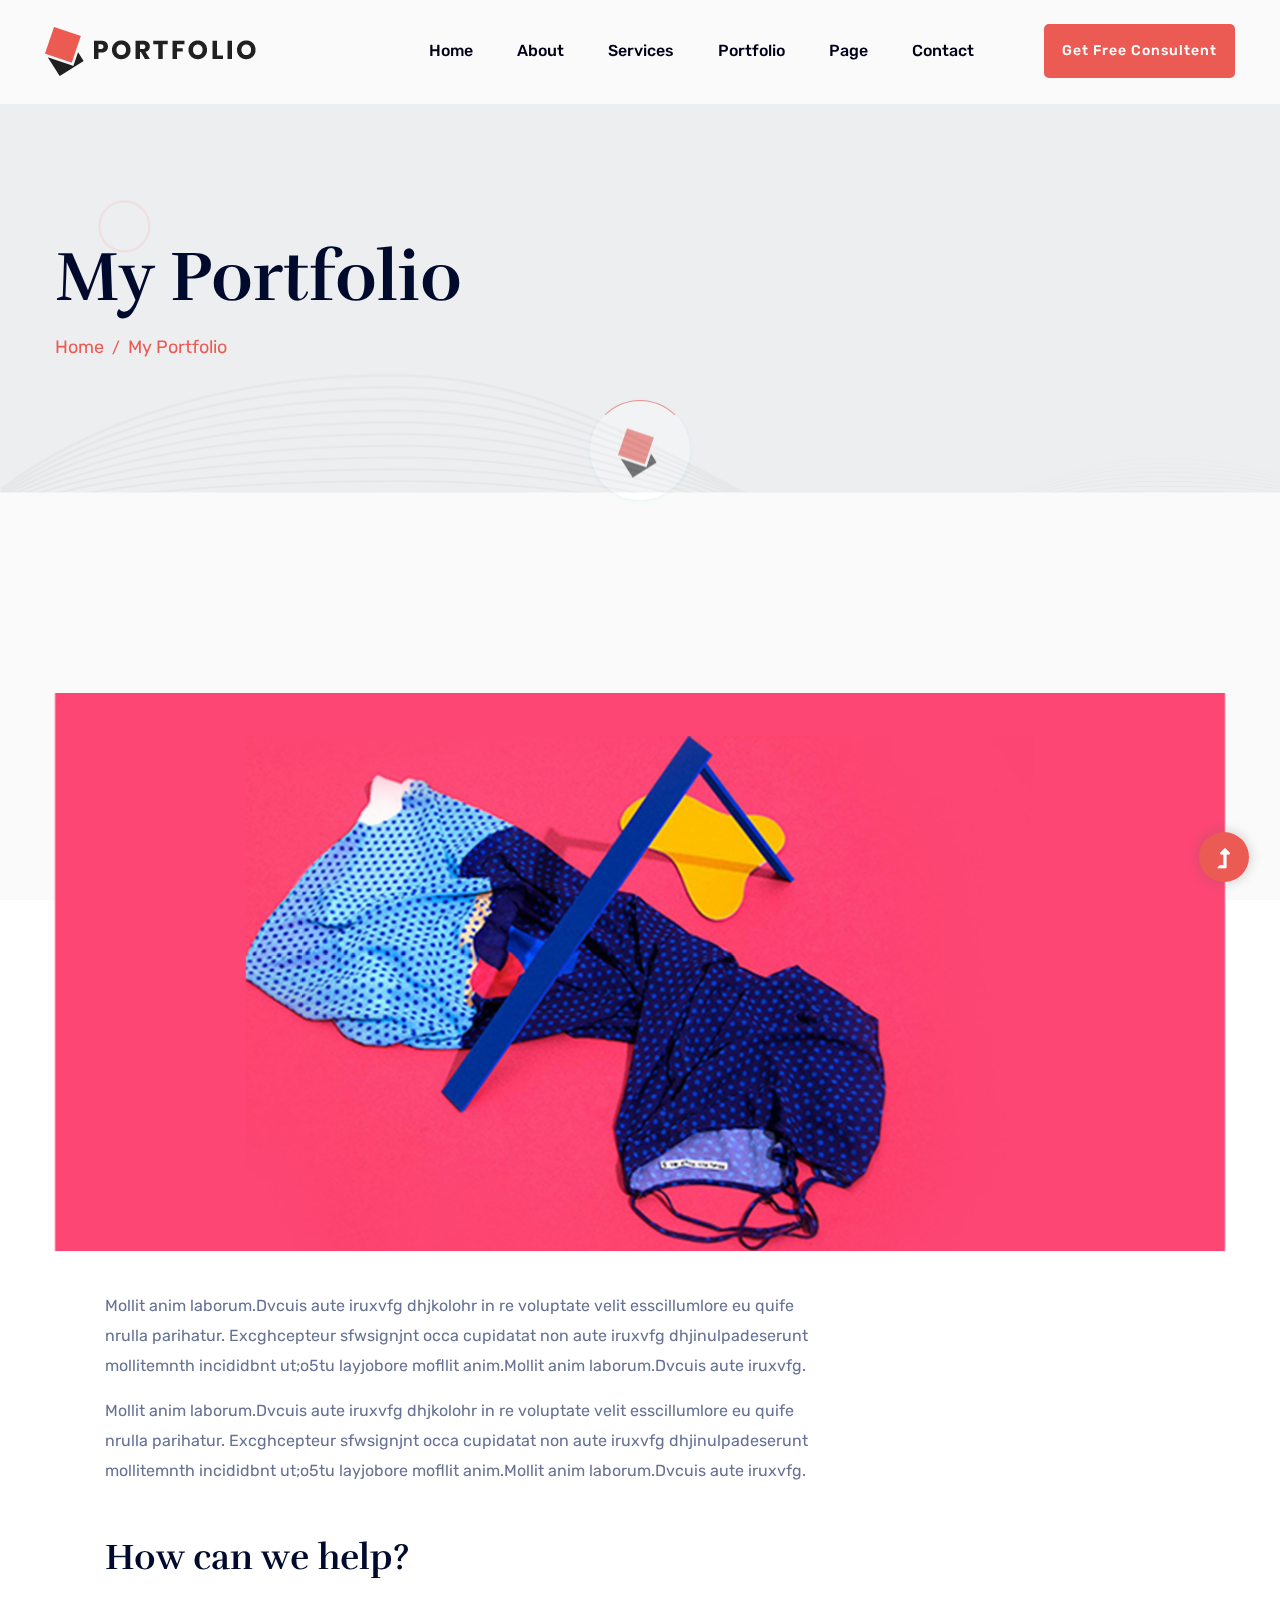
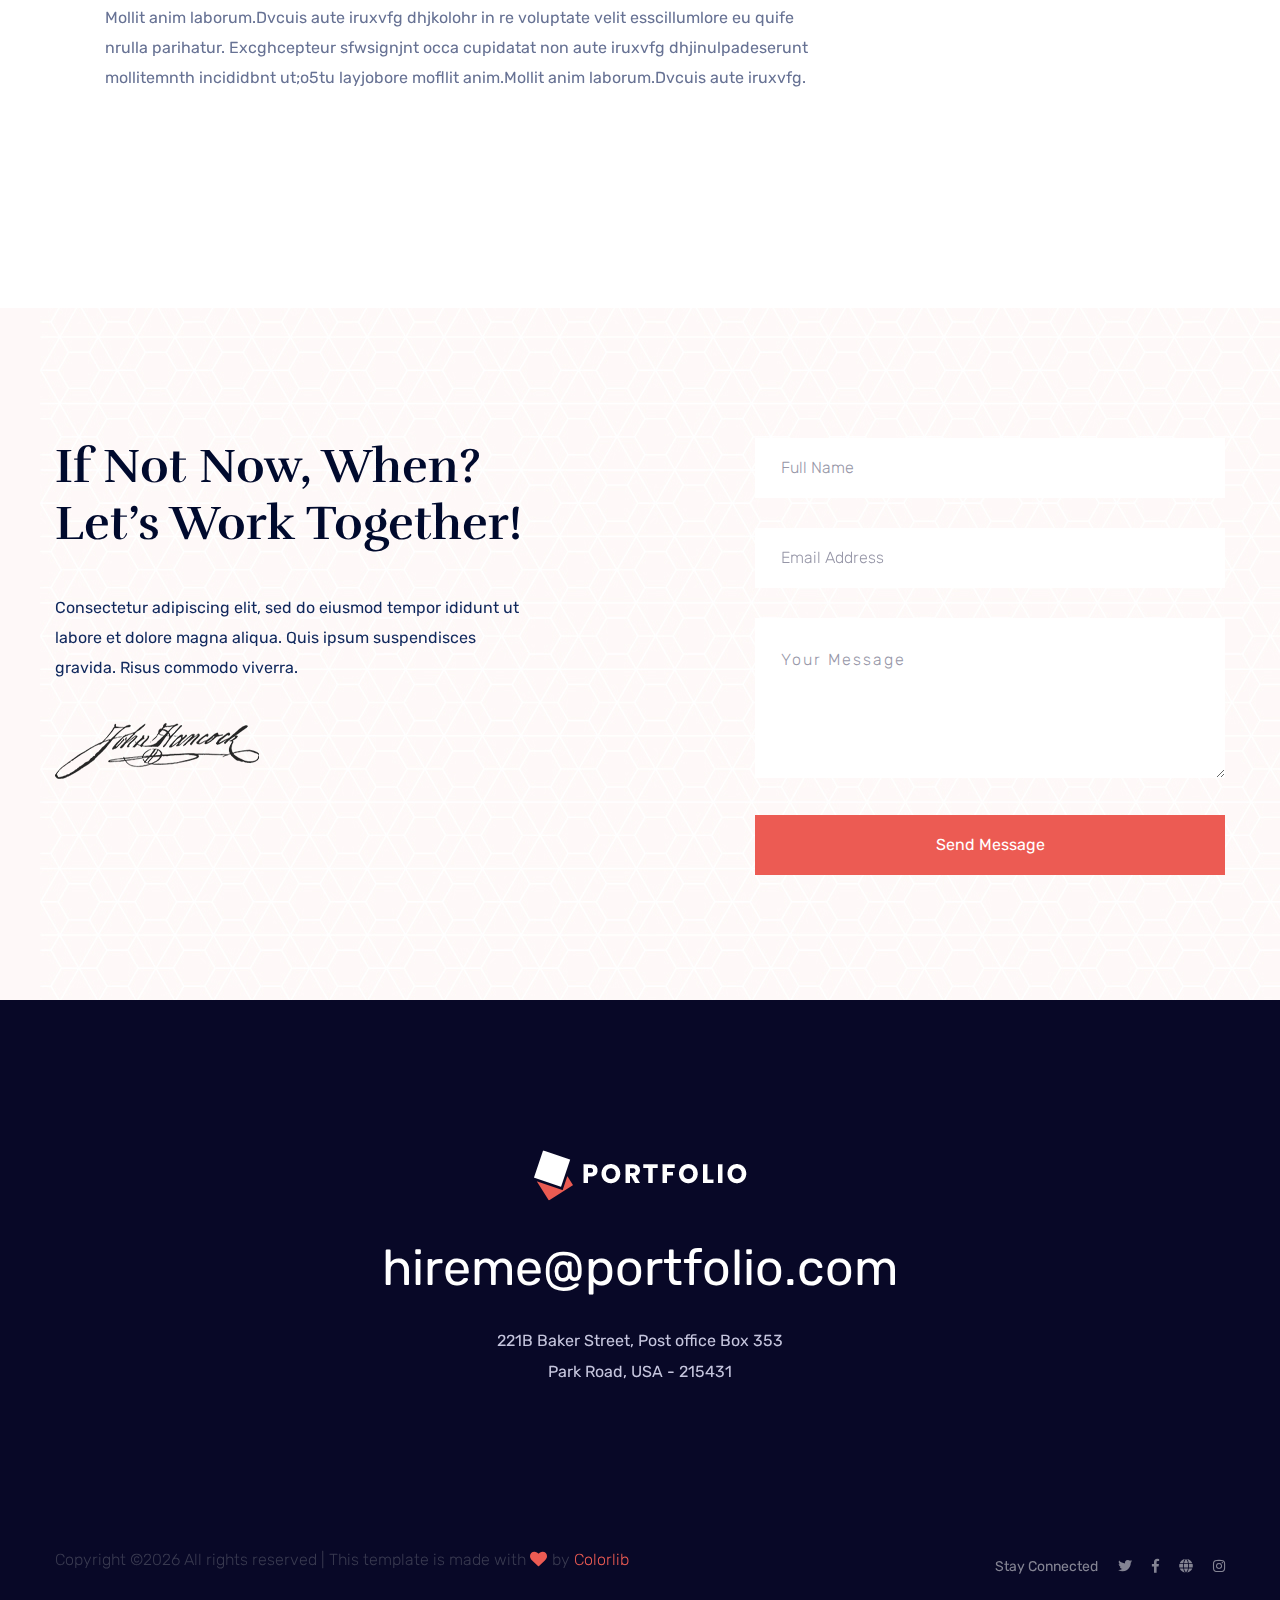
<file: portfolio_details.html>
<!doctype html>
<html class="no-js" lang="zxx">
    <head>
        <meta charset="utf-8">
        <meta http-equiv="x-ua-compatible" content="ie=edge">
        <title>Personal HTML-5 Template </title>
        <meta name="description" content="">
        <meta name="viewport" content="width=device-width, initial-scale=1">
        <link rel="manifest" href="site.webmanifest">
		<link rel="shortcut icon" type="image/x-icon" href="assets/img/favicon.ico">

		<!-- CSS here -->
            <link rel="stylesheet" href="assets/css/bootstrap.min.css">
            <link rel="stylesheet" href="assets/css/owl.carousel.min.css">
            <link rel="stylesheet" href="assets/css/slicknav.css">
            <link rel="stylesheet" href="assets/css/flaticon.css">
            <link rel="stylesheet" href="assets/css/animate.min.css">
            <link rel="stylesheet" href="assets/css/magnific-popup.css">
            <link rel="stylesheet" href="assets/css/fontawesome-all.min.css">
            <link rel="stylesheet" href="assets/css/themify-icons.css">
            <link rel="stylesheet" href="assets/css/slick.css">
            <link rel="stylesheet" href="assets/css/nice-select.css">
            <link rel="stylesheet" href="assets/css/style.css">
   </head>

   <body>
    <!-- Preloader Start -->
    <div id="preloader-active">
        <div class="preloader d-flex align-items-center justify-content-center">
            <div class="preloader-inner position-relative">
                <div class="preloader-circle"></div>
                <div class="preloader-img pere-text">
                    <img src="assets/img/logo/loder.jpg" alt="">
                </div>
            </div>
        </div>
    </div>
    <!-- Preloader Start -->
    <header>
        <!-- Header Start -->
        <div class="header-area">
                <div class="main-header  header-sticky">
                    <div class="container-fluid">
                        <div class="row align-items-center">
                            <!-- Logo -->
                            <div class="col-xl-2 col-lg-2 col-md-1">
                                <div class="logo">
                                    <a href="index.html"><img src="assets/img/logo/logo.png" alt=""></a>
                                </div>
                            </div>
                            <div class="col-xl-10 col-lg-10 col-md-10">
                                <div class="menu-main d-flex align-items-center justify-content-end">
                                    <!-- Main-menu -->
                                    <div class="main-menu f-right d-none d-lg-block">
                                        <nav> 
                                            <ul id="navigation">
                                                <li><a href="index.html">Home</a></li>
                                                <li><a href="about.html">About</a></li>
                                                <li><a href="services.html">Services</a></li>
                                                <li><a href="portfolio.html">Portfolio</a></li>
                                                <li><a href="#">Page</a>
                                                    <ul class="submenu">
                                                        <li><a href="blog.html">Blog</a></li>
                                                        <li><a href="blog_details.html">Blog Details</a></li>
                                                        <li><a href="elements.html">Element</a></li>
                                                        <li><a href="portfolio_details.html">Portfolio Details</a></li>
                                                    </ul>
                                                </li>
                                                <li><a href="contact.html">Contact</a></li>
                                            </ul>
                                        </nav>
                                    </div>
                                    <div class="header-right-btn f-right d-none d-xl-block ml-20">
                                        <a href="#" class="btn header-btn">Get Free Consultent</a>
                                    </div>
                                </div>
                            </div>   
                            <!-- Mobile Menu -->
                            <div class="col-12">
                                <div class="mobile_menu d-block d-lg-none"></div>
                            </div>
                        </div>
                    </div>
                </div>
        </div>
        <!-- Header End -->
    </header>
    <main>

        <!-- Header Start -->
        <div class="slider-area ">
            <div class="slider-height2 d-flex align-items-center">
                <div class="container">
                    <div class="row">
                        <div class="col-xl-12">
                            <div class="hero-cap">
                                <h2>My Portfolio</h2>
                                <nav aria-label="breadcrumb ">
                                    <ol class="breadcrumb">
                                    <li class="breadcrumb-item"><a href="index.html">Home</a></li>
                                    <li class="breadcrumb-item"><a href="#">My Portfolio</a></li> 
                                    </ol>
                                </nav>
                            </div>
                        </div>
                    </div>
                </div>
            </div>
        </div>
        <!-- Header End -->
        <!-- Services Details Start -->
        <div class="portfolio-details-area section-padding2">
            <div class="container">
                <div class="row">
                    <div class="col-12">
                        <div class="portfolio-img">
                            <div class="details-img mb-40">
                                <img src="assets/img/gallery/portfolio.png" alt="">
                            </div>
                        </div>
                    </div>
                </div>
                <div class="row">
                    <div class="col-lg-8">
                        <div class="details-caption pl-50">
                            <p>Mollit anim laborum.Dvcuis aute iruxvfg dhjkolohr in re voluptate velit esscillumlore eu quife nrulla parihatur. Excghcepteur sfwsignjnt occa cupidatat non aute iruxvfg dhjinulpadeserunt mollitemnth incididbnt ut;o5tu layjobore mofllit anim.Mollit anim laborum.Dvcuis aute iruxvfg.</p>

                            <p class="mb-50">Mollit anim laborum.Dvcuis aute iruxvfg dhjkolohr in re voluptate velit esscillumlore eu quife nrulla parihatur. Excghcepteur sfwsignjnt occa cupidatat non aute iruxvfg dhjinulpadeserunt mollitemnth incididbnt ut;o5tu layjobore mofllit anim.Mollit anim laborum.Dvcuis aute iruxvfg.</p>

                            <h3>How can we help?</h3>
                            <p>Mollit anim laborum.Dvcuis aute iruxvfg dhjkolohr in re voluptate velit esscillumlore eu quife nrulla parihatur. Excghcepteur sfwsignjnt occa cupidatat non aute iruxvfg dhjinulpadeserunt mollitemnth incididbnt ut;o5tu layjobore mofllit anim.Mollit anim laborum.Dvcuis aute iruxvfg.</p>
                            
                        </div>
                    </div>
                </div>
            </div>
        </div>
        <!-- Services Details End -->
        <!-- Contact Info Start -->
        <div class="contact-info-area w-padding2" data-background="assets/img/gallery/section_bg04.jpg">
            <div class="container">
                <div class="row justify-content-between">
                    <div class="col-xl-5 col-lg-7">
                      <div class="contact-caption mb-50">
                            <h3>If Not Now, When? Let’s Work Together!</h3>
                            <p>Consectetur adipiscing elit, sed do eiusmod tempor ididunt ut labore et dolore magna aliqua. Quis ipsum suspendisces gravida. Risus commodo viverra.</p>
                            <img src="assets/img/gallery/sin.png" alt="">
                      </div>
                    </div>
                    <div class="col-xl-5 col-lg-5">
                        <form action="#" class="contact-wrapper">
                            <input type="text" name="name" placeholder="Full Name">
                            <input type="email" name="email" placeholder="Email Address">
                            <textarea name="message" id="message" placeholder="Your Message"></textarea>
                            <button class="submit-btn2" type="submit">Send Message</button>
                        </form>
                    </div>
                </div>
            </div>
        </div>
        <!-- Contact Info End -->

    </main>
    <footer>
        <!-- Footer Start-->
        <div class="footer-area">
            <div class="container">
               <div class="footer-top footer-padding">
                   <div class="row justify-content-center">
                       <div class="col-lg-6">
                            <div class="footer-top-cap text-center">
                                <img src="assets/img/logo/logo2_footer.png" alt="">
                               <span><a href="#">hireme@portfolio.com</a></span>
                                <p>221B Baker Street, Post office Box 353 </p>
                                <p>Park Road, USA - 215431</p>
                            </div>
                       </div>
                   </div>
               </div>
                <div class="footer-bottom">
                    <div class="row d-flex justify-content-between align-items-center">
                        <div class="col-xl-9 col-lg-8">
                            <div class="footer-copy-right">
                                <p><!-- Link back to Colorlib can't be removed. Template is licensed under CC BY 3.0. -->
  Copyright &copy;<script>document.write(new Date().getFullYear());</script> All rights reserved | This template is made with <i class="fa fa-heart" aria-hidden="true"></i> by <a href="https://colorlib.com" target="_blank">Colorlib</a>
  <!-- Link back to Colorlib can't be removed. Template is licensed under CC BY 3.0. --></p>
                            </div>
                        </div>
                        <div class="col-xl-3 col-lg-4">
                            <!-- Footer Social -->
                            <div class="footer-social f-right">
                                <a>Stay Connected</a>
                                <a href="#"><i class="fab fa-twitter"></i></a>
                                <a href="#"><i class="fab fa-facebook-f"></i></a>
                                <a href="#"><i class="fas fa-globe"></i></a>
                                <a href="#"><i class="fab fa-instagram"></i></a>
                            </div>
                        </div>
                    </div>
               </div>
            </div>
        </div>
        <!-- Footer End-->
    </footer>
    <!-- Scroll Up -->
    <div id="back-top" >
        <a title="Go to Top" href="#"> <i class="fas fa-level-up-alt"></i></a>
    </div>


    <!-- JS here -->
		<!-- All JS Custom Plugins Link Here here -->
        <script src="./assets/js/vendor/modernizr-3.5.0.min.js"></script>
		<!-- Jquery, Popper, Bootstrap -->
		<script src="./assets/js/vendor/jquery-1.12.4.min.js"></script>
        <script src="./assets/js/popper.min.js"></script>
        <script src="./assets/js/bootstrap.min.js"></script>
	    <!-- Jquery Mobile Menu -->
        <script src="./assets/js/jquery.slicknav.min.js"></script>

		<!-- Jquery Slick , Owl-Carousel Plugins -->
        <script src="./assets/js/owl.carousel.min.js"></script>
        <script src="./assets/js/slick.min.js"></script>
		<!-- One Page, Animated-HeadLin -->
        <script src="./assets/js/wow.min.js"></script>
		<script src="./assets/js/animated.headline.js"></script>
        <script src="./assets/js/jquery.magnific-popup.js"></script>

		<!-- Nice-select, sticky -->
        <script src="./assets/js/jquery.nice-select.min.js"></script>
		<script src="./assets/js/jquery.sticky.js"></script>
        
        <!-- contact js -->
        <script src="./assets/js/contact.js"></script>
        <script src="./assets/js/jquery.form.js"></script>
        <script src="./assets/js/jquery.validate.min.js"></script>
        <script src="./assets/js/mail-script.js"></script>
        <script src="./assets/js/jquery.ajaxchimp.min.js"></script>
        
		<!-- Jquery Plugins, main Jquery -->	
        <script src="./assets/js/plugins.js"></script>
        <script src="./assets/js/main.js"></script>
        
    </body>
</html>
</file>
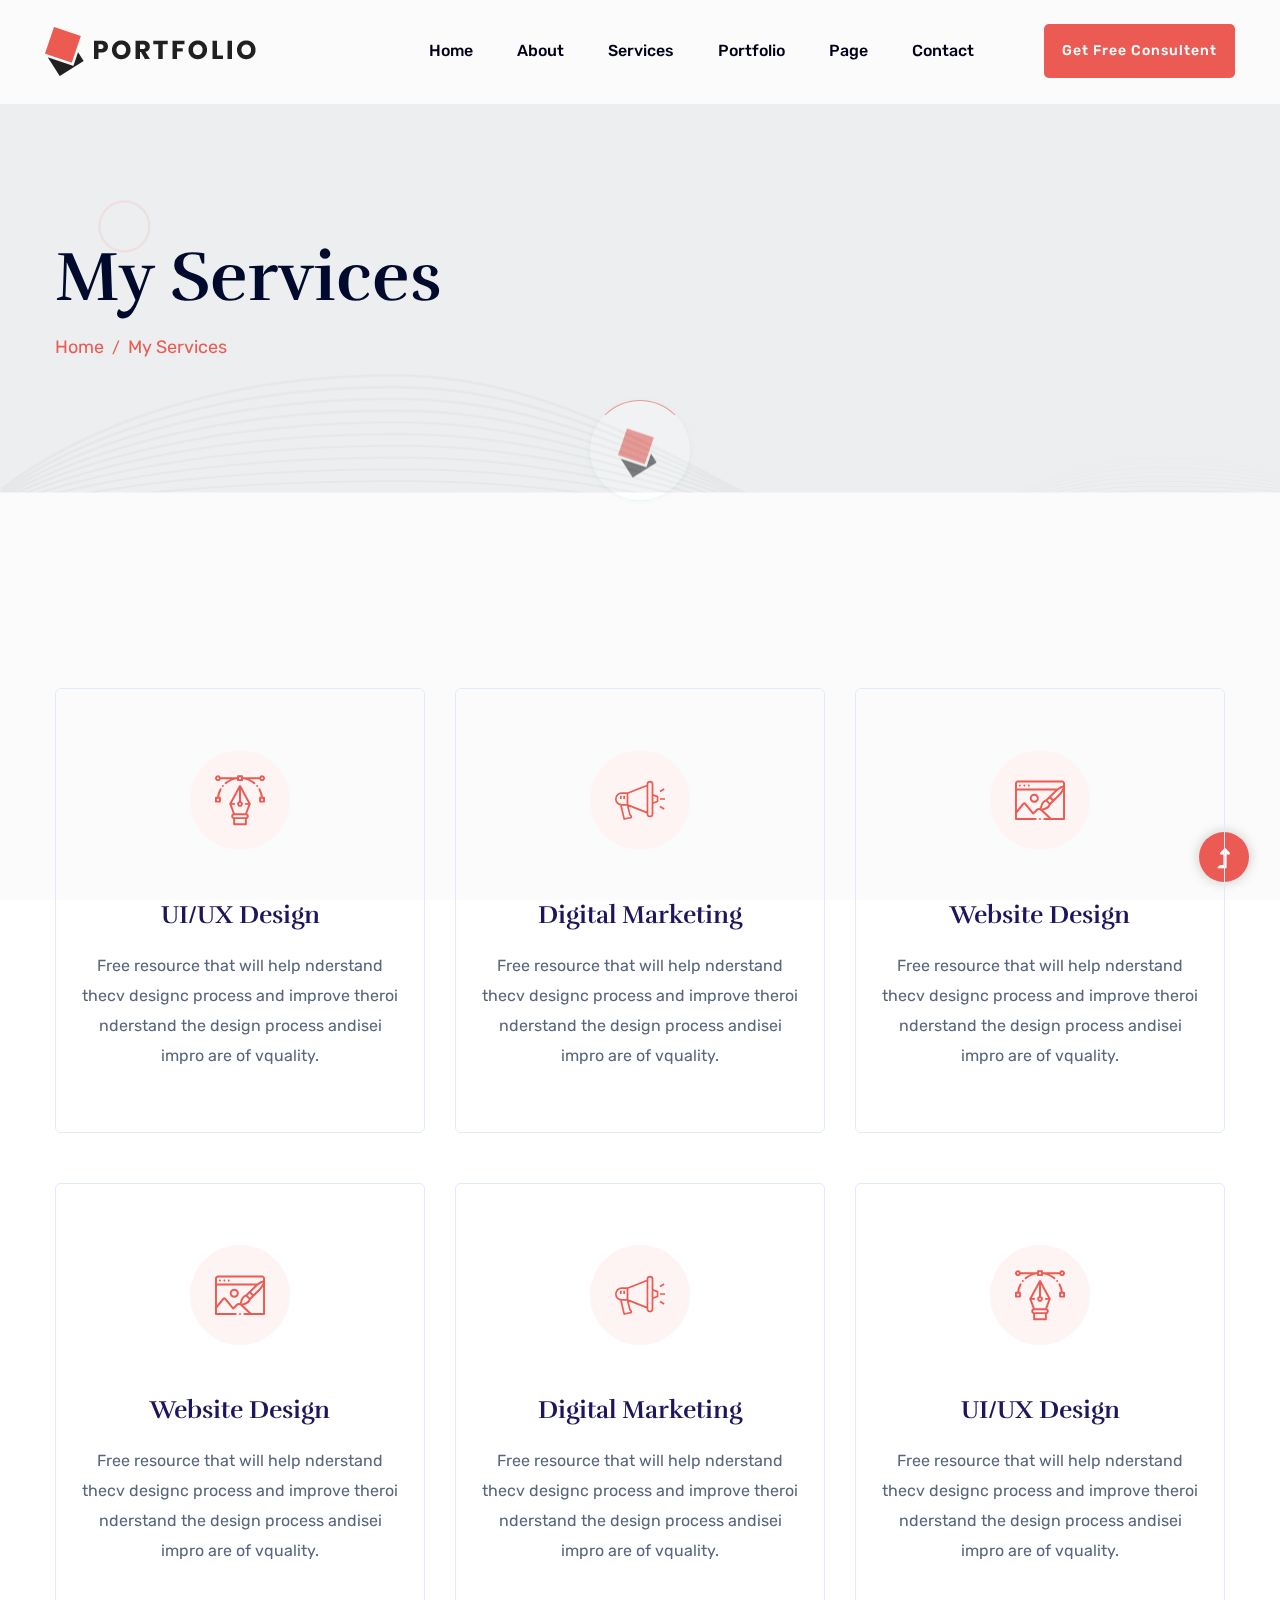
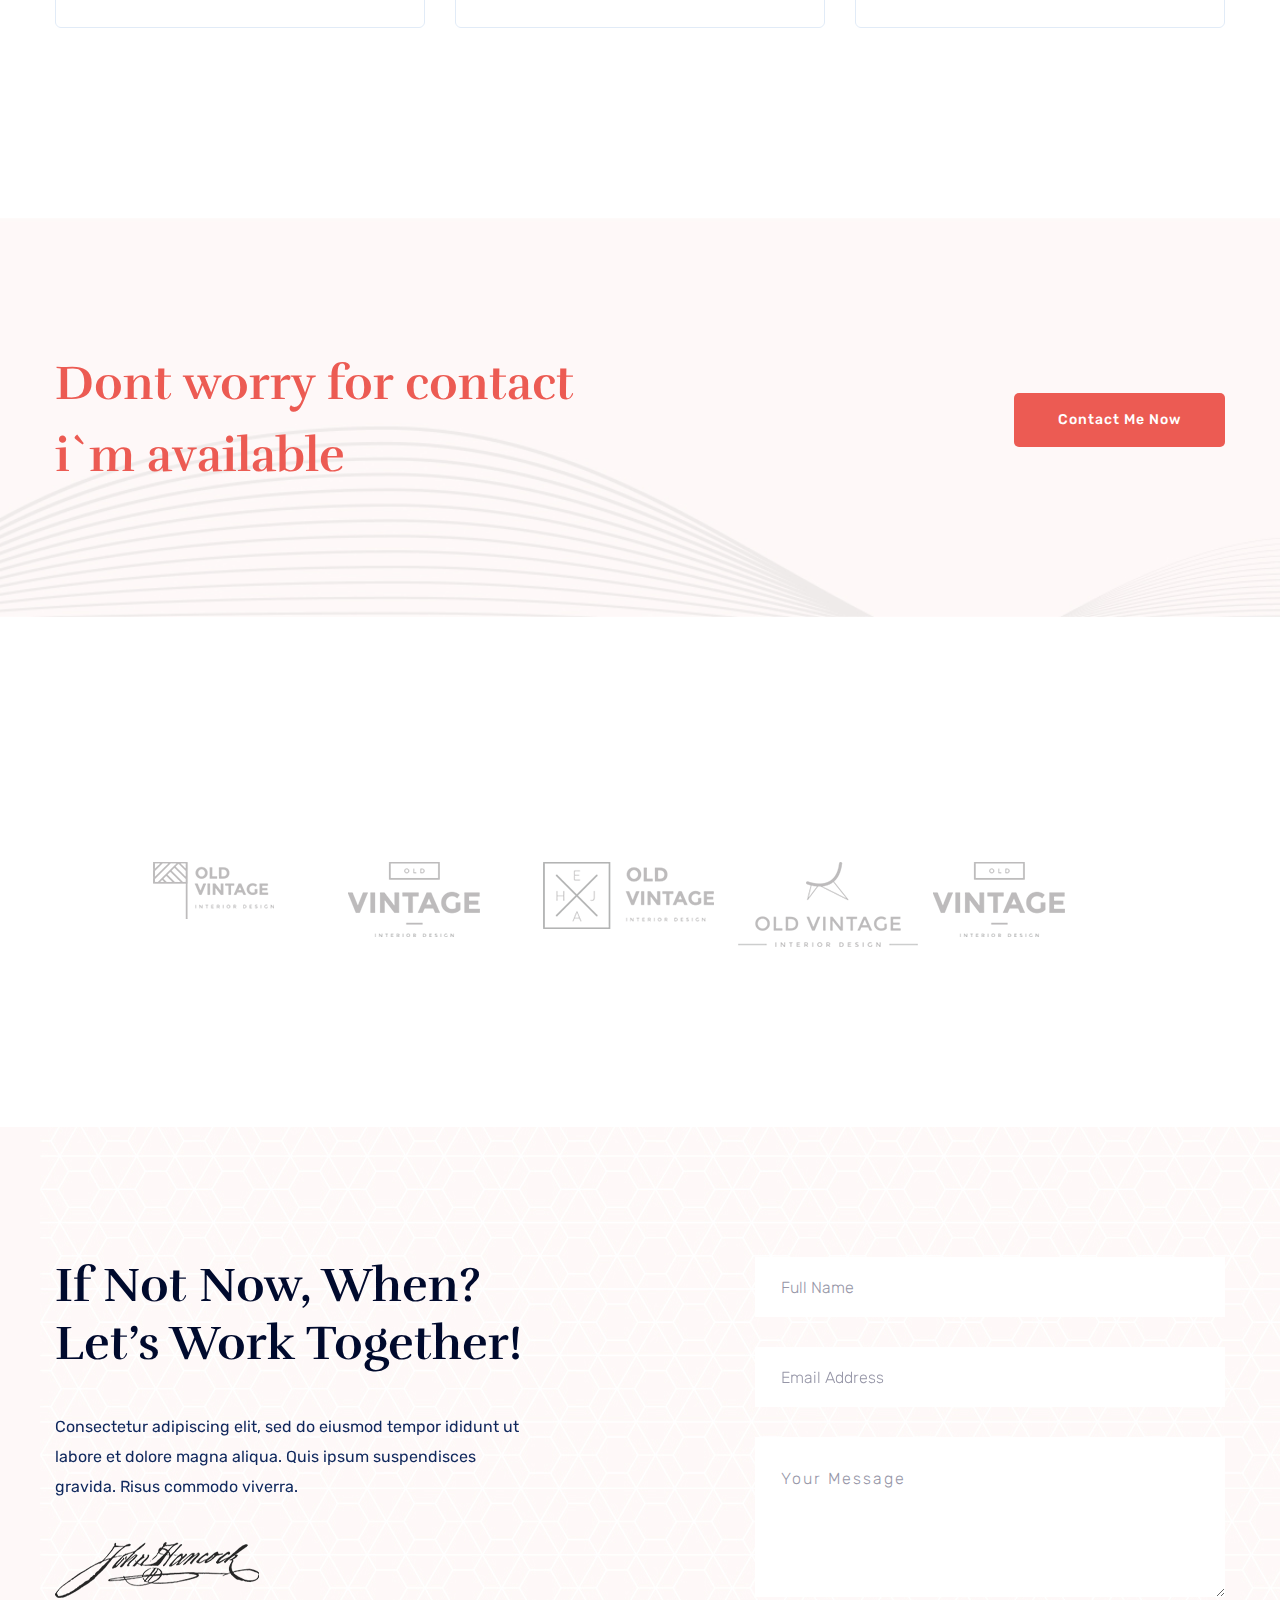
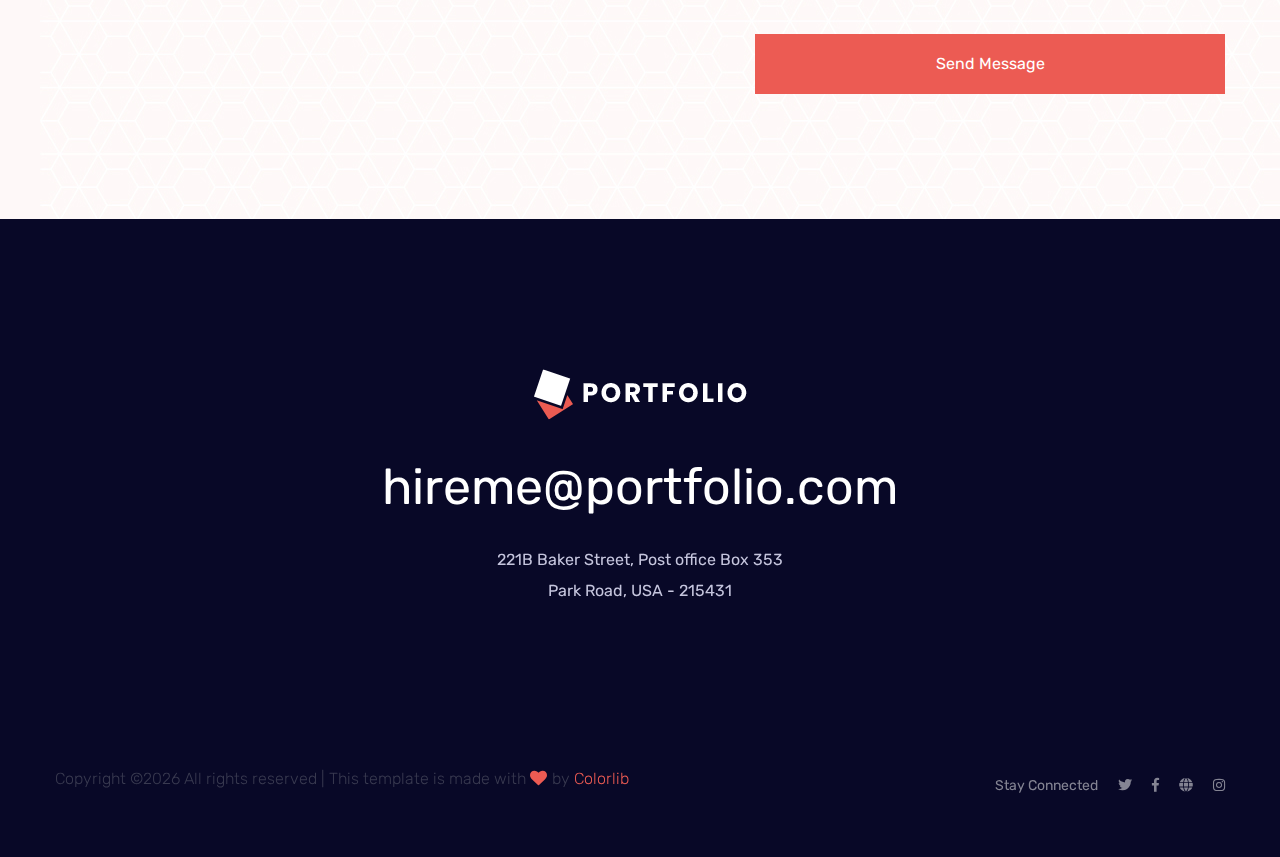
<file: services.html>
<!doctype html>
<html class="no-js" lang="zxx">
    <head>
        <meta charset="utf-8">
        <meta http-equiv="x-ua-compatible" content="ie=edge">
        <title>Personal HTML-5 Template </title>
        <meta name="description" content="">
        <meta name="viewport" content="width=device-width, initial-scale=1">
        <link rel="manifest" href="site.webmanifest">
		<link rel="shortcut icon" type="image/x-icon" href="assets/img/favicon.ico">

		<!-- CSS here -->
            <link rel="stylesheet" href="assets/css/bootstrap.min.css">
            <link rel="stylesheet" href="assets/css/owl.carousel.min.css">
            <link rel="stylesheet" href="assets/css/slicknav.css">
            <link rel="stylesheet" href="assets/css/flaticon.css">
            <link rel="stylesheet" href="assets/css/animate.min.css">
            <link rel="stylesheet" href="assets/css/magnific-popup.css">
            <link rel="stylesheet" href="assets/css/fontawesome-all.min.css">
            <link rel="stylesheet" href="assets/css/themify-icons.css">
            <link rel="stylesheet" href="assets/css/slick.css">
            <link rel="stylesheet" href="assets/css/nice-select.css">
            <link rel="stylesheet" href="assets/css/style.css">
   </head>

   <body>
    <!-- Preloader Start -->
    <div id="preloader-active">
        <div class="preloader d-flex align-items-center justify-content-center">
            <div class="preloader-inner position-relative">
                <div class="preloader-circle"></div>
                <div class="preloader-img pere-text">
                    <img src="assets/img/logo/loder.jpg" alt="">
                </div>
            </div>
        </div>
    </div>
    <!-- Preloader Start -->
    <header>
        <!-- Header Start -->
        <div class="header-area">
                <div class="main-header  header-sticky">
                    <div class="container-fluid">
                        <div class="row align-items-center">
                            <!-- Logo -->
                            <div class="col-xl-2 col-lg-2 col-md-1">
                                <div class="logo">
                                    <a href="index.html"><img src="assets/img/logo/logo.png" alt=""></a>
                                </div>
                            </div>
                            <div class="col-xl-10 col-lg-10 col-md-10">
                                <div class="menu-main d-flex align-items-center justify-content-end">
                                    <!-- Main-menu -->
                                    <div class="main-menu f-right d-none d-lg-block">
                                        <nav> 
                                            <ul id="navigation">
                                                <li><a href="index.html">Home</a></li>
                                                <li><a href="about.html">About</a></li>
                                                <li><a href="services.html">Services</a></li>
                                                <li><a href="portfolio.html">Portfolio</a></li>
                                                <li><a href="#">Page</a>
                                                    <ul class="submenu">
                                                        <li><a href="blog.html">Blog</a></li>
                                                        <li><a href="blog_details.html">Blog Details</a></li>
                                                        <li><a href="elements.html">Element</a></li>
                                                        <li><a href="portfolio_details.html">Portfolio Details</a></li>
                                                    </ul>
                                                </li>
                                                <li><a href="contact.html">Contact</a></li>
                                            </ul>
                                        </nav>
                                    </div>
                                    <div class="header-right-btn f-right d-none d-xl-block ml-20">
                                        <a href="#" class="btn header-btn">Get Free Consultent</a>
                                    </div>
                                </div>
                            </div>   
                            <!-- Mobile Menu -->
                            <div class="col-12">
                                <div class="mobile_menu d-block d-lg-none"></div>
                            </div>
                        </div>
                    </div>
                </div>
        </div>
        <!-- Header End -->
    </header>
    <main>

        <!-- Header Start -->
        <div class="slider-area ">
            <div class="slider-height2 d-flex align-items-center">
                <div class="container">
                    <div class="row">
                        <div class="col-xl-12">
                            <div class="hero-cap">
                                <h2>My Services</h2>
                                <nav aria-label="breadcrumb ">
                                    <ol class="breadcrumb">
                                    <li class="breadcrumb-item"><a href="index.html">Home</a></li>
                                    <li class="breadcrumb-item"><a href="#">My Services</a></li> 
                                    </ol>
                                </nav>
                            </div>
                        </div>
                    </div>
                </div>
            </div>
        </div>
        <!-- Header End -->
        <!-- Categories Area Start -->
        <section class="categories-area categories-area2  section-padding30">
            <div class="container">
                <div class="row">
                    <div class="col-lg-4 col-md-6 col-sm-6">
                        <div class="single-cat text-center mb-50">
                            <div class="cat-icon">
                                <span class="flaticon-pen"></span>
                            </div>
                            <div class="cat-cap">
                                <h5><a href="services.html">UI/UX Design</a></h5>
                                <p>Free resource that will help nderstand thecv designc process and improve theroi  nderstand the design process andisei impro are of vquality.</p>
                            </div>
                        </div>
                    </div>
                    <div class="col-lg-4 col-md-6 col-sm-6">
                        <div class="single-cat text-center mb-50">
                            <div class="cat-icon">
                                <span class="flaticon-speaker"></span>
                            </div>
                            <div class="cat-cap">
                                <h5><a href="services.html">Digital Marketing</a></h5>
                                <p>Free resource that will help nderstand thecv designc process and improve theroi  nderstand the design process andisei impro are of vquality.</p>
                            </div>
                        </div>
                    </div>
                    <div class="col-lg-4 col-md-6 col-sm-6">
                        <div class="single-cat text-center mb-50">
                            <div class="cat-icon">
                                <span class="flaticon-portfolio"></span>
                            </div>
                            <div class="cat-cap">
                                <h5><a href="services.html">Website Design</a></h5>
                                <p>Free resource that will help nderstand thecv designc process and improve theroi  nderstand the design process andisei impro are of vquality.</p>
                            </div>
                        </div>
                    </div>
                    <div class="col-lg-4 col-md-6 col-sm-6">
                        <div class="single-cat text-center mb-50">
                            <div class="cat-icon">
                                <span class="flaticon-portfolio"></span>
                            </div>
                            <div class="cat-cap">
                                <h5><a href="services.html">Website Design</a></h5>
                                <p>Free resource that will help nderstand thecv designc process and improve theroi  nderstand the design process andisei impro are of vquality.</p>
                            </div>
                        </div>
                    </div>
                    <div class="col-lg-4 col-md-6 col-sm-6">
                        <div class="single-cat text-center mb-50">
                            <div class="cat-icon">
                                <span class="flaticon-speaker"></span>
                            </div>
                            <div class="cat-cap">
                                <h5><a href="services.html">Digital Marketing</a></h5>
                                <p>Free resource that will help nderstand thecv designc process and improve theroi  nderstand the design process andisei impro are of vquality.</p>
                            </div>
                        </div>
                    </div>
                    <div class="col-lg-4 col-md-6 col-sm-6">
                        <div class="single-cat text-center mb-50">
                            <div class="cat-icon">
                                <span class="flaticon-pen"></span>
                            </div>
                            <div class="cat-cap">
                                <h5><a href="services.html">UI/UX Design</a></h5>
                                <p>Free resource that will help nderstand thecv designc process and improve theroi  nderstand the design process andisei impro are of vquality.</p>
                            </div>
                        </div>
                    </div>
                 </div>
            </div>
        </section>
        <!-- Categories Area End -->
        <!-- Want To Work Start -->
        <section class="wantToWork-area w-padding2">
            <div class="container">
                <div class="row align-items-center justify-content-between">
                    <div class="col-xl-6 col-lg-8 col-md-8">
                        <div class="wantToWork-caption wantToWork-caption2">
                            <h2>Dont worry for contact i`m available</h2>
                        </div>
                    </div>
                    <div class="col-xl-2 col-lg-2 col-md-3">
                        <a href="#" class="btn btn-black f-right">Contact Me Now</a>
                    </div>
                </div>
            </div>
        </section>
        <!-- Want To Work End -->
        <!-- Brand Area Start -->
        <div class="brand-area section-padding30">
            <div class="container">
                <div class="brand-active brand-border pt-50 pb-40">
                    <div class="single-brand">
                        <img src="assets/img/gallery/brand1.png" alt="">
                    </div>
                    <div class="single-brand">
                        <img src="assets/img/gallery/brand2.png" alt="">
                    </div>
                    <div class="single-brand">
                        <img src="assets/img/gallery/brand3.png" alt="">
                    </div>
                    <div class="single-brand">
                        <img src="assets/img/gallery/brand4.png" alt="">
                    </div>
                    <div class="single-brand">
                        <img src="assets/img/gallery/brand2.png" alt="">
                    </div>
                </div>
            </div>
        </div>
        <!-- Brand Area End -->
        <!-- Contact Info Start -->
        <div class="contact-info-area w-padding2" data-background="assets/img/gallery/section_bg04.jpg">
            <div class="container">
                <div class="row justify-content-between">
                    <div class="col-xl-5 col-lg-7">
                      <div class="contact-caption mb-50">
                            <h3>If Not Now, When? Let’s Work Together!</h3>
                            <p>Consectetur adipiscing elit, sed do eiusmod tempor ididunt ut labore et dolore magna aliqua. Quis ipsum suspendisces gravida. Risus commodo viverra.</p>
                            <img src="assets/img/gallery/sin.png" alt="">
                      </div>
                    </div>
                    <div class="col-xl-5 col-lg-5">
                        <form action="#" class="contact-wrapper">
                            <input type="text" name="name" placeholder="Full Name">
                            <input type="email" name="email" placeholder="Email Address">
                            <textarea name="message" id="message" placeholder="Your Message"></textarea>
                            <button class="submit-btn2" type="submit">Send Message</button>
                        </form>
                    </div>
                </div>
            </div>
        </div>
        <!-- Contact Info End -->

    </main>
    <footer>
        <!-- Footer Start-->
        <div class="footer-area">
            <div class="container">
               <div class="footer-top footer-padding">
                   <div class="row justify-content-center">
                       <div class="col-lg-6">
                            <div class="footer-top-cap text-center">
                                <img src="assets/img/logo/logo2_footer.png" alt="">
                               <span><a href="#">hireme@portfolio.com</a></span>
                                <p>221B Baker Street, Post office Box 353 </p>
                                <p>Park Road, USA - 215431</p>
                            </div>
                       </div>
                   </div>
               </div>
                <div class="footer-bottom">
                    <div class="row d-flex justify-content-between align-items-center">
                        <div class="col-xl-9 col-lg-8">
                            <div class="footer-copy-right">
                               <p><!-- Link back to Colorlib can't be removed. Template is licensed under CC BY 3.0. -->
  Copyright &copy;<script>document.write(new Date().getFullYear());</script> All rights reserved | This template is made with <i class="fa fa-heart" aria-hidden="true"></i> by <a href="https://colorlib.com" target="_blank">Colorlib</a>
  <!-- Link back to Colorlib can't be removed. Template is licensed under CC BY 3.0. --></p>
                            </div>
                        </div>
                        <div class="col-xl-3 col-lg-4">
                            <!-- Footer Social -->
                            <div class="footer-social f-right">
                                <a>Stay Connected</a>
                                <a href="#"><i class="fab fa-twitter"></i></a>
                                <a href="#"><i class="fab fa-facebook-f"></i></a>
                                <a href="#"><i class="fas fa-globe"></i></a>
                                <a href="#"><i class="fab fa-instagram"></i></a>
                            </div>
                        </div>
                    </div>
               </div>
            </div>
        </div>
        <!-- Footer End-->
    </footer>
    <!-- Scroll Up -->
    <div id="back-top" >
        <a title="Go to Top" href="#"> <i class="fas fa-level-up-alt"></i></a>
    </div>


    <!-- JS here -->
		<!-- All JS Custom Plugins Link Here here -->
        <script src="./assets/js/vendor/modernizr-3.5.0.min.js"></script>
		<!-- Jquery, Popper, Bootstrap -->
		<script src="./assets/js/vendor/jquery-1.12.4.min.js"></script>
        <script src="./assets/js/popper.min.js"></script>
        <script src="./assets/js/bootstrap.min.js"></script>
	    <!-- Jquery Mobile Menu -->
        <script src="./assets/js/jquery.slicknav.min.js"></script>

		<!-- Jquery Slick , Owl-Carousel Plugins -->
        <script src="./assets/js/owl.carousel.min.js"></script>
        <script src="./assets/js/slick.min.js"></script>
		<!-- One Page, Animated-HeadLin -->
        <script src="./assets/js/wow.min.js"></script>
		<script src="./assets/js/animated.headline.js"></script>
        <script src="./assets/js/jquery.magnific-popup.js"></script>

		<!-- Nice-select, sticky -->
        <script src="./assets/js/jquery.nice-select.min.js"></script>
		<script src="./assets/js/jquery.sticky.js"></script>
        
        <!-- contact js -->
        <script src="./assets/js/contact.js"></script>
        <script src="./assets/js/jquery.form.js"></script>
        <script src="./assets/js/jquery.validate.min.js"></script>
        <script src="./assets/js/mail-script.js"></script>
        <script src="./assets/js/jquery.ajaxchimp.min.js"></script>
        
		<!-- Jquery Plugins, main Jquery -->	
        <script src="./assets/js/plugins.js"></script>
        <script src="./assets/js/main.js"></script>
        
    </body>
</html>
</file>
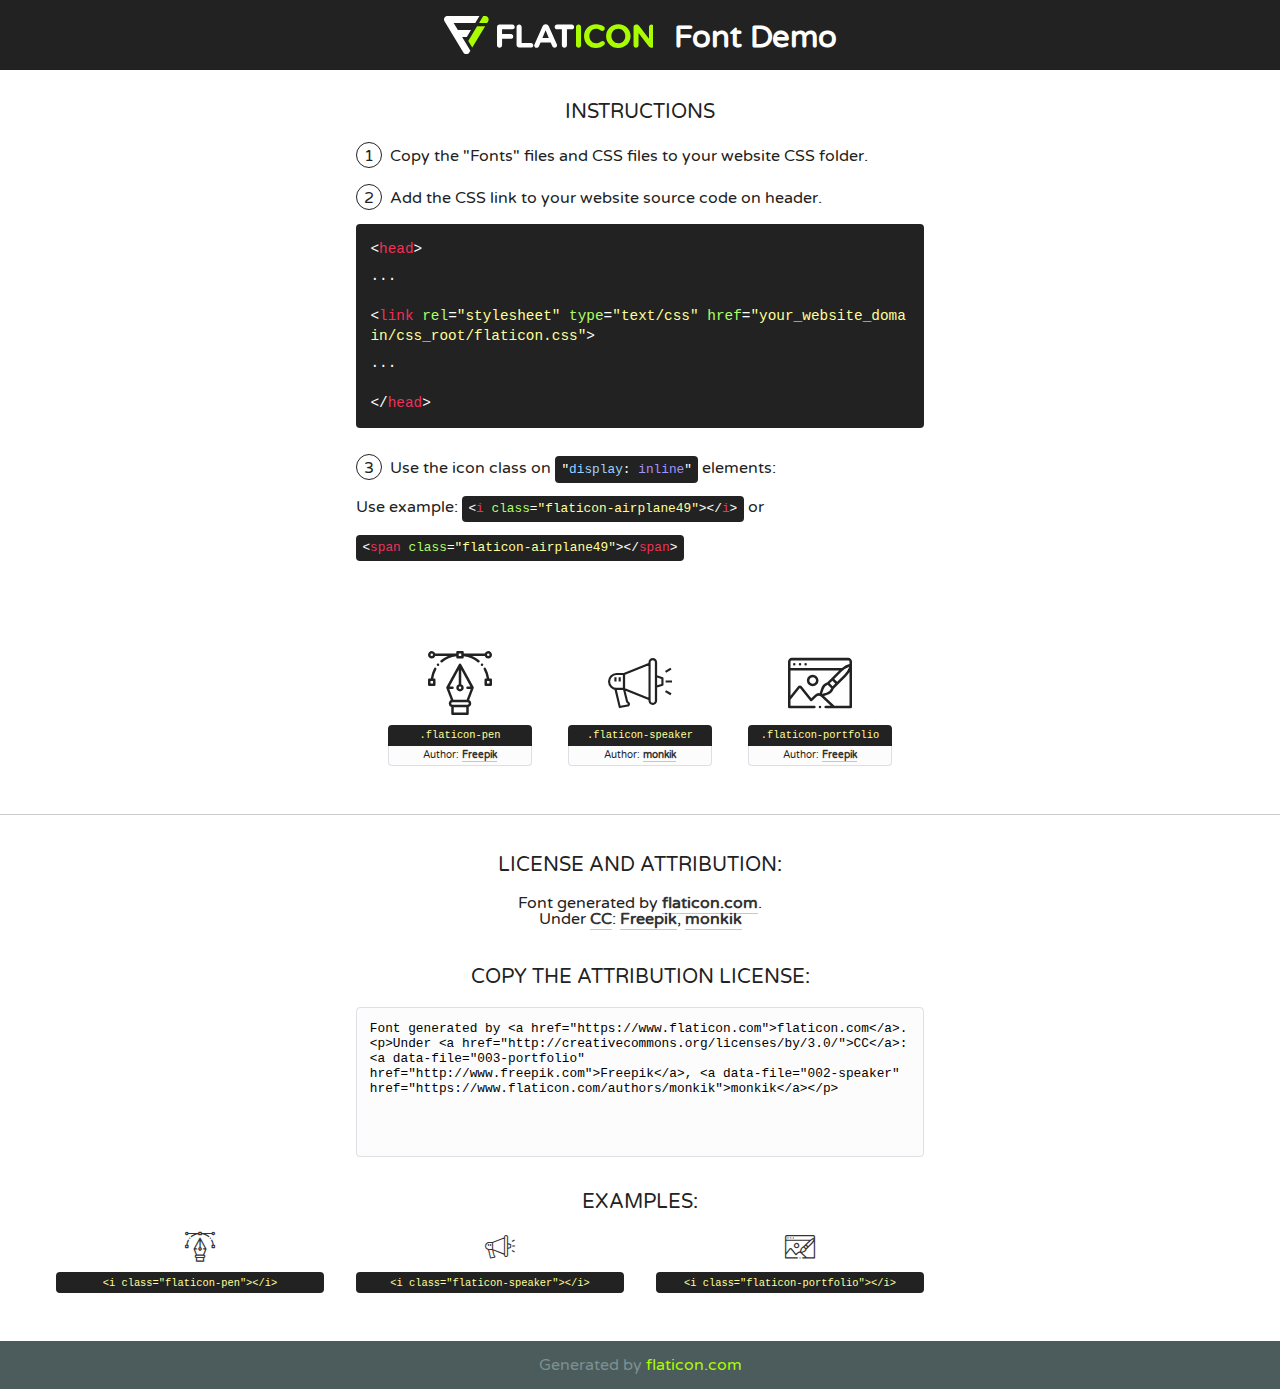
<file: assets/fonts/flaticon.html>
<!DOCTYPE html>
<!--
  Flaticon icon font: Flaticon
  Creation date: 30/03/2020 06:48
-->
<html>
<!DOCTYPE html>
<html>

<head>
    <title>Flaticon WebFont</title>
    <link href="http://fonts.googleapis.com/css?family=Varela+Round" rel="stylesheet" type="text/css" />
    <link rel="stylesheet" type="text/css" href="flaticon.css">
    <meta charset="UTF-8">
    <style>
    html, body, div, span, applet, object, iframe,
    h1, h2, h3, h4, h5, h6, p, blockquote, pre,
    a, abbr, acronym, address, big, cite, code,
    del, dfn, em, img, ins, kbd, q, s, samp,
    small, strike, strong, sub, sup, tt, var,
    b, u, i, center,
    dl, dt, dd, ol, ul, li,
    fieldset, form, label, legend,
    table, caption, tbody, tfoot, thead, tr, th, td,
    article, aside, canvas, details, embed, 
    figure, figcaption, footer, header, hgroup, 
    menu, nav, output, ruby, section, summary,
    time, mark, audio, video {
        margin: 0;
        padding: 0;
        border: 0;
        font-size: 100%;
        font: inherit;
        vertical-align: baseline;
    }
    /* HTML5 display-role reset for older browsers */
    article, aside, details, figcaption, figure, 
    footer, header, hgroup, menu, nav, section {
        display: block;
    }
    body {
        line-height: 1;
    }
    ol, ul {
        list-style: none;
    }
    blockquote, q {
        quotes: none;
    }
    blockquote:before, blockquote:after,
    q:before, q:after {
        content: '';
        content: none;
    }
    table {
        border-collapse: collapse;
        border-spacing: 0;
    }
    body {
        font-family: 'Varela Round', Helvetica, Arial, sans-serif;
        font-size: 16px;
        color: #222;
    }
    a {
        color: #333;
        border-bottom: 1px solid #a9fd00;
        font-weight: bold;
        text-decoration: none;
    }
    * {
        -moz-box-sizing: border-box;
        -webkit-box-sizing: border-box;
        box-sizing: border-box;
        margin: 0;
        padding: 0;
    }
    [class^="flaticon-"]:before, [class*=" flaticon-"]:before, [class^="flaticon-"]:after, [class*=" flaticon-"]:after {
        font-family: Flaticon;
        font-size: 30px;
        font-style: normal;
        margin-left: 20px;
        color: #333;
    }
    .wrapper {
        max-width: 600px;
        margin: auto;
        padding: 0 1em;
    }
    .title {
        font-size: 1.25em;
        text-align: center;
        margin-bottom: 1em;
        text-transform: uppercase;
    }
    header {
        text-align: center;
        background-color: #222;
        color: #fff;
        padding: 1em;
    }
    header .logo {
        width: 210px;
        height: 38px;
        display: inline-block;
        vertical-align: middle;
        margin-right: 1em;
        border: none;
    }
    header strong {
        font-size: 1.95em;
        font-weight: bold;
        vertical-align: middle;
        margin-top: 5px;
        display: inline-block;
    }
    .demo {
        margin: 2em auto;
        line-height: 1.25em;
    }
    .demo ul li {
        margin-bottom: 1em;
    }
    .demo ul li .num {
        color: #222;
        border-radius: 20px;
        display: inline-block;
        width: 26px;
        padding: 3px;
        height: 26px;
        text-align: center;
        margin-right: 0.5em;
        border: 1px solid #222;
    }
    .demo ul li code {
        background-color: #222;
        border-radius: 4px;
        padding: 0.25em 0.5em;
        display: inline-block;
        color: #fff;
        font-family: Consolas,Monaco,Lucida Console,Liberation Mono,DejaVu Sans Mono,Bitstream Vera Sans Mono,Courier New, monospace;
        font-weight: lighter;
        margin-top: 1em;
        font-size: 0.8em;
        word-break: break-all;
    }
    .demo ul li code.big {
        padding: 1em;
        font-size: 0.9em;
    }
    .demo ul li code .red {
        color: #EF3159;
    }
    .demo ul li code .green {
        color: #ACFF65;
    }
    .demo ul li code .yellow {
        color: #FFFF99;
    }
    .demo ul li code .blue {
        color: #99D3FF;
    }
    .demo ul li code .purple {
        color: #A295FF;
    }
    .demo ul li code .dots {
        margin-top: 0.5em;
        display: block;
    }
    #glyphs {
        border-bottom: 1px solid #ccc;
        padding: 2em 0;
        text-align: center;
    }
    .glyph {
        display: inline-block;
        width: 9em;
        margin: 1em;
        text-align: center;
        vertical-align: top;
        background: #FFF;
    }
    .glyph .glyph-icon {
        padding: 10px;
        display: block;
        font-family:"Flaticon";
        font-size: 64px;
        line-height: 1;
    }
    .glyph .glyph-icon:before {
        font-size: 64px;
        color: #222;
        margin-left: 0;
    }
    .class-name {
        font-size: 0.65em;
        background-color: #222;
        color: #fff;
        border-radius: 4px 4px 0 0;
        padding: 0.5em;
        color: #FFFF99;
        font-family: Consolas,Monaco,Lucida Console,Liberation Mono,DejaVu Sans Mono,Bitstream Vera Sans Mono,Courier New, monospace;
    }
    .author-name {
        font-size: 0.6em;
        background-color: #fcfcfd;
        border: 1px solid #DEDEE4;
        border-top: 0;
        border-radius: 0 0 4px 4px;
        padding: 0.5em;
    }
    .class-name:last-child {
        font-size: 10px;
        color:#888;
    }
    .class-name:last-child a {
        font-size: 10px;
        color:#555;
    }
    .class-name:last-child a:hover {
        color:#a9fd00;
    }
    .glyph > input {
        display: block;
        width: 100px;
        margin: 5px auto;
        text-align: center;
        font-size: 12px;
        cursor: text;
    }
    .glyph > input.icon-input {
        font-family:"Flaticon";
        font-size: 16px;
        margin-bottom: 10px;
    }
    .attribution .title {
        margin-top: 2em;
    }
    .attribution textarea {
        background-color: #fcfcfd;
        padding: 1em;
        border: none;
        box-shadow: none;
        border: 1px solid #DEDEE4;
        border-radius: 4px;
        resize: none;
        width: 100%;
        height: 150px;
        font-size: 0.8em;
        font-family: Consolas,Monaco,Lucida Console,Liberation Mono,DejaVu Sans Mono,Bitstream Vera Sans Mono,Courier New, monospace;
        -webkit-appearance: none;
    }
    .iconsuse {
        margin: 2em auto;
        text-align: center;
        max-width: 1200px;
    }
    .iconsuse:after {
        content: '';
        display: table;
        clear: both;
    }
    .iconsuse .image {
        float: left;
        width: 25%;
        padding: 0 1em;
    }
    .iconsuse .image p {
        margin-bottom: 1em;
    }
    .iconsuse .image span {
        display: block;
        font-size: 0.65em;
        background-color: #222;
        color: #fff;
        border-radius: 4px;
        padding: 0.5em;
        color: #FFFF99;
        margin-top: 1em;
        font-family: Consolas,Monaco,Lucida Console,Liberation Mono,DejaVu Sans Mono,Bitstream Vera Sans Mono,Courier New, monospace;
    }
    #footer {
        text-align: center;
        background-color: #4C5B5C;
        color: #7c9192;
        padding: 1em;
    }
    #footer a {
        border: none;
        color: #a9fd00;
        font-weight: normal;
    }
    @media (max-width: 960px) {
        .iconsuse .image {
            width: 50%;
        }
    }
    @media (max-width: 560px) {
        .iconsuse .image {
            width: 100%;
        }
    }
    </style>
</head>

<body class="characters-off">

    <header>
        <a href="https://www.flaticon.com" target="_blank" class="logo">
            <svg version="1.1" xmlns="http://www.w3.org/2000/svg" xmlns:xlink="http://www.w3.org/1999/xlink" xmlns:a="http://ns.adobe.com/AdobeSVGViewerExtensions/3.0/" viewBox="0 0 560.875 102.036" enable-background="new 0 0 560.875 102.036" xml:space="preserve">
                <defs>
                </defs>
                <g>
                    <g class="letters">
                        <path fill="#ffffff" d="M141.596,29.675c0-3.777,2.985-6.767,6.764-6.767h34.438c3.426,0,6.15,2.728,6.15,6.15
                        c0,3.43-2.724,6.149-6.15,6.149h-27.674v13.091h23.719c3.429,0,6.151,2.724,6.151,6.15c0,3.43-2.723,6.149-6.151,6.149h-23.719
                        v17.574c0,3.773-2.986,6.761-6.764,6.761c-3.779,0-6.764-2.989-6.764-6.761V29.675z"></path>
                        <path fill="#ffffff" d="M193.844,29.149c0-3.781,2.985-6.767,6.764-6.767c3.776,0,6.763,2.985,6.763,6.767v42.957h25.039
                        c3.426,0,6.149,2.726,6.149,6.153c0,3.425-2.723,6.15-6.149,6.15h-31.802c-3.779,0-6.764-2.986-6.764-6.768V29.149z"></path>
                        <path fill="#ffffff" d="M241.891,75.71l21.438-48.407c1.492-3.341,4.215-5.357,7.906-5.357h0.792
                        c3.686,0,6.323,2.017,7.815,5.357l21.439,48.407c0.436,0.967,0.701,1.845,0.701,2.723c0,3.602-2.809,6.501-6.414,6.501
                        c-3.161,0-5.269-1.845-6.499-4.655l-4.132-9.661h-27.059l-4.301,10.102c-1.144,2.631-3.426,4.214-6.237,4.214
                        c-3.517,0-6.24-2.81-6.24-6.325C241.1,77.64,241.451,76.677,241.891,75.71z M279.932,58.666l-8.521-20.297l-8.526,20.297H279.932
                        z"></path>
                        <path fill="#ffffff" d="M314.864,35.387H301.86c-3.429,0-6.239-2.813-6.239-6.238c0-3.429,2.811-6.24,6.239-6.24h39.533
                        c3.426,0,6.237,2.811,6.237,6.24c0,3.425-2.811,6.238-6.237,6.238h-13.001v42.785c0,3.773-2.99,6.761-6.764,6.761
                        c-3.779,0-6.764-2.989-6.764-6.761V35.387z"></path>
                        <path fill="#A9FD00" d="M352.615,29.149c0-3.781,2.985-6.767,6.767-6.767c3.774,0,6.761,2.985,6.761,6.767v49.024
                        c0,3.773-2.987,6.761-6.761,6.761c-3.781,0-6.767-2.989-6.767-6.761V29.149z"></path>
                        <path fill="#A9FD00" d="M374.132,53.836v-0.179c0-17.481,13.178-31.801,32.065-31.801c9.22,0,15.459,2.458,20.557,6.238
                        c1.402,1.054,2.637,2.985,2.637,5.357c0,3.692-2.985,6.59-6.681,6.59c-1.845,0-3.071-0.702-4.044-1.319
                        c-3.776-2.813-7.729-4.393-12.562-4.393c-10.364,0-17.831,8.611-17.831,19.154v0.173c0,10.542,7.291,19.329,17.831,19.329
                        c5.715,0,9.492-1.756,13.359-4.834c1.049-0.874,2.458-1.491,4.039-1.491c3.429,0,6.325,2.813,6.325,6.236
                        c0,2.106-1.056,3.78-2.282,4.834c-5.539,4.834-12.036,7.733-21.878,7.733C387.572,85.464,374.132,71.493,374.132,53.836z"></path>
                        <path fill="#A9FD00" d="M433.009,53.836v-0.179c0-17.481,13.79-31.801,32.766-31.801c18.981,0,32.592,14.143,32.592,31.628v0.173
                        c0,17.483-13.785,31.807-32.769,31.807C446.625,85.464,433.009,71.32,433.009,53.836z M484.224,53.836v-0.179
                        c0-10.539-7.725-19.326-18.626-19.326c-10.893,0-18.449,8.611-18.449,19.154v0.173c0,10.542,7.73,19.329,18.626,19.329
                        C476.676,72.986,484.224,64.378,484.224,53.836z"></path>
                        <path fill="#A9FD00" d="M506.233,29.321c0-3.774,2.99-6.763,6.767-6.763h1.401c3.252,0,5.183,1.583,7.029,3.953l26.093,34.265
                        V29.059c0-3.692,2.99-6.677,6.681-6.677c3.683,0,6.671,2.985,6.671,6.677v48.934c0,3.78-2.987,6.765-6.764,6.765h-0.436
                        c-3.257,0-5.188-1.581-7.034-3.953l-27.056-35.492v32.944c0,3.687-2.985,6.676-6.678,6.676c-3.683,0-6.673-2.989-6.673-6.676
                        V29.321z"></path>
                    </g>
                    <g class="insignia">
                        <path fill="#ffffff" d="M48.372,56.137h12.517l11.156-18.537H37.186L25.688,18.539h57.825L94.668,0H9.271
                        C5.925,0,2.842,1.801,1.198,4.716c-1.644,2.907-1.593,6.482,0.134,9.343l50.38,83.501c1.678,2.781,4.689,4.476,7.938,4.476
                        c3.246,0,6.257-1.695,7.935-4.476l2.898-4.804L48.372,56.137z"></path>
                        <g class="i">
                            <path fill="#A9FD00" d="M93.575,18.539h0.031v0.004l21.652,0.004l2.705-4.488c1.727-2.861,1.778-6.436,0.133-9.343
                            C116.454,1.801,113.371,0,110.026,0h-5.294L93.575,18.539z"></path>
                            <polygon fill="#A9FD00" points="88.291,27.356 64.725,66.486 75.519,84.404 109.942,27.356"></polygon>
                        </g>
                    </g>
                </g>
            </svg>
        </a>
        <strong>Font Demo</strong>
    </header>


    <section class="demo wrapper">

        <p class="title">Instructions</p>

        <ul>
            <li>
                <span class="num">1</span>Copy the "Fonts" files and CSS files to your website CSS folder.
            </li>
            <li>
                <span class="num">2</span>Add the CSS link to your website source code on header.
                <code class="big">
                    &lt;<span class="red">head</span>&gt;
                    <br/><span class="dots">...</span>
                    <br/>&lt;<span class="red">link</span> <span class="green">rel</span>=<span class="yellow">"stylesheet"</span> <span class="green">type</span>=<span class="yellow">"text/css"</span> <span class="green">href</span>=<span class="yellow">"your_website_domain/css_root/flaticon.css"</span>&gt;
                    <br/><span class="dots">...</span>
                    <br/>&lt;/<span class="red">head</span>&gt;
                </code>
            </li>

            <li>
                <p>
                    <span class="num">3</span>Use the icon class on <code>"<span class="blue">display</span>:<span class="purple"> inline</span>"</code> elements:
                    <br />
                    Use example: <code>&lt;<span class="red">i</span> <span class="green">class</span>=<span class="yellow">&quot;flaticon-airplane49&quot;</span>&gt;&lt;/<span class="red">i</span>&gt;</code> or <code>&lt;<span class="red">span</span> <span class="green">class</span>=<span class="yellow">&quot;flaticon-airplane49&quot;</span>&gt;&lt;/<span class="red">span</span>&gt;</code>
            </li>
        </ul>

    </section>




   <section id="glyphs">          
    
      
        <div class="glyph"><div class="glyph-icon flaticon-pen"></div>
            <div class="class-name">.flaticon-pen</div>
            <div class="author-name">Author: <a data-file="001-pen" href="http://www.freepik.com">Freepik</a> </div> 
        </div>        
        
        <div class="glyph"><div class="glyph-icon flaticon-speaker"></div>
            <div class="class-name">.flaticon-speaker</div>
            <div class="author-name">Author: <a data-file="002-speaker" href="https://www.flaticon.com/authors/monkik">monkik</a> </div> 
        </div>        
        
        <div class="glyph"><div class="glyph-icon flaticon-portfolio"></div>
            <div class="class-name">.flaticon-portfolio</div>
            <div class="author-name">Author: <a data-file="003-portfolio" href="http://www.freepik.com">Freepik</a> </div> 
        </div>        
        

    </section>



    <section class="attribution wrapper"   style="text-align:center;">

      <div class="title">License and attribution:</div><div class="attrDiv">Font generated by <a href="https://www.flaticon.com">flaticon.com</a>. <div><p>Under <a href="http://creativecommons.org/licenses/by/3.0/">CC</a>: <a data-file="003-portfolio" href="http://www.freepik.com">Freepik</a>, <a data-file="002-speaker" href="https://www.flaticon.com/authors/monkik">monkik</a></p>  </div>
      </div>
      <div class="title">Copy the Attribution License:</div>

    <textarea onclick="this.focus();this.select();">Font generated by &lt;a href=&quot;https://www.flaticon.com&quot;&gt;flaticon.com&lt;/a&gt;. <p>Under <a href="http://creativecommons.org/licenses/by/3.0/">CC</a>: <a data-file="003-portfolio" href="http://www.freepik.com">Freepik</a>, <a data-file="002-speaker" href="https://www.flaticon.com/authors/monkik">monkik</a></p>  
     </textarea>

    </section>

    <section class="iconsuse">

          <div class="title">Examples:</div>            
             
            <div class="image">
                <p>
                    <i class="glyph-icon flaticon-pen"></i> 
                    <span>&lt;i class=&quot;flaticon-pen&quot;&gt;&lt;/i&gt;</span>
                </p>
            </div>
            
            <div class="image">
                <p>
                    <i class="glyph-icon flaticon-speaker"></i> 
                    <span>&lt;i class=&quot;flaticon-speaker&quot;&gt;&lt;/i&gt;</span>
                </p>
            </div>
            
            <div class="image">
                <p>
                    <i class="glyph-icon flaticon-portfolio"></i> 
                    <span>&lt;i class=&quot;flaticon-portfolio&quot;&gt;&lt;/i&gt;</span>
                </p>
            </div>
                       
        </div>
                            
    </section>

<div id="footer">
    <div>Generated by <a href="https://www.flaticon.com">flaticon.com</a>
    </div>
</div>



</body>
</html>
</file>
<file: assets/css/flaticon.css>
/*
  	Flaticon icon font: Flaticon
  	Creation date: 30/03/2020 06:48
  	*/

@font-face {
  font-family: "Flaticon";
  src: url("../fonts/Flaticon.eot");
  src: url("../fonts/Flaticon.eot?#iefix") format("embedded-opentype"),
       url("../fonts/Flaticon.woff2") format("woff2"),
       url("../fonts/Flaticon.woff") format("woff"),
       url("../fonts/Flaticon.ttf") format("truetype"),
       url("../fonts/Flaticon.svg#Flaticon") format("svg");
  font-weight: normal;
  font-style: normal;
}

@media screen and (-webkit-min-device-pixel-ratio:0) {
  @font-face {
    font-family: "Flaticon";
    src: url("../fonts/Flaticon.svg#Flaticon") format("svg");
  }
}

[class^="flaticon-"]:before, [class*=" flaticon-"]:before,
[class^="flaticon-"]:after, [class*=" flaticon-"]:after {   
  font-family: Flaticon;
font-style: normal;
}

.flaticon-pen:before { content: "\f100"; }
.flaticon-speaker:before { content: "\f101"; }
.flaticon-portfolio:before { content: "\f102"; }

.gatheringsPic{
  width: 200px;
  margin-bottom: 1.5rem;
  border: 1px solid #e1ebf7;
  border-radius: 6px;
}
.videoPic{
  width: 200px;
  height: 230px;
  margin-bottom: 1.5rem;
  /* border: 1px solid #e1ebf7; */
  /* border-radius: 6px; */
}

.tech-image{
  max-width: 96px;
  margin: 2rem;
}

.tech-container{
  padding-top: 2rem;
  border-top: 2px solid #e1ebf7;
}

.tech-title {
  font-size: 48px;
}

.projects-padding {
  padding-bottom: 4rem;
}

.technologies {
  display: flex;
  flex-wrap: wrap;
}
</file>
<file: assets/css/themify-icons.css>
@font-face {
	font-family: 'themify';
	src:url('../fonts/themify.eot?-fvbane');


	src:url('../fonts/themify.eot?#iefix-fvbane') format('embedded-opentype'),
		url('../fonts/themify.woff?-fvbane') format('woff'),
		url('../fonts/themify.ttf?-fvbane') format('truetype'),
		url('../fonts/themify.svg?-fvbane#themify') format('svg');
	font-weight: normal;
	font-style: normal;
}

[class^="ti-"], [class*=" ti-"] {
	font-family: 'themify';
	speak: none;
	font-style: normal;
	font-weight: normal;
	font-variant: normal;
	text-transform: none;
	line-height: 1;

	/* Better Font Rendering =========== */
	-webkit-font-smoothing: antialiased;
	-moz-osx-font-smoothing: grayscale;
}

.ti-wand:before {
	content: "\e600";
}
.ti-volume:before {
	content: "\e601";
}
.ti-user:before {
	content: "\e602";
}
.ti-unlock:before {
	content: "\e603";
}
.ti-unlink:before {
	content: "\e604";
}
.ti-trash:before {
	content: "\e605";
}
.ti-thought:before {
	content: "\e606";
}
.ti-target:before {
	content: "\e607";
}
.ti-tag:before {
	content: "\e608";
}
.ti-tablet:before {
	content: "\e609";
}
.ti-star:before {
	content: "\e60a";
}
.ti-spray:before {
	content: "\e60b";
}
.ti-signal:before {
	content: "\e60c";
}
.ti-shopping-cart:before {
	content: "\e60d";
}
.ti-shopping-cart-full:before {
	content: "\e60e";
}
.ti-settings:before {
	content: "\e60f";
}
.ti-search:before {
	content: "\e610";
}
.ti-zoom-in:before {
	content: "\e611";
}
.ti-zoom-out:before {
	content: "\e612";
}
.ti-cut:before {
	content: "\e613";
}
.ti-ruler:before {
	content: "\e614";
}
.ti-ruler-pencil:before {
	content: "\e615";
}
.ti-ruler-alt:before {
	content: "\e616";
}
.ti-bookmark:before {
	content: "\e617";
}
.ti-bookmark-alt:before {
	content: "\e618";
}
.ti-reload:before {
	content: "\e619";
}
.ti-plus:before {
	content: "\e61a";
}
.ti-pin:before {
	content: "\e61b";
}
.ti-pencil:before {
	content: "\e61c";
}
.ti-pencil-alt:before {
	content: "\e61d";
}
.ti-paint-roller:before {
	content: "\e61e";
}
.ti-paint-bucket:before {
	content: "\e61f";
}
.ti-na:before {
	content: "\e620";
}
.ti-mobile:before {
	content: "\e621";
}
.ti-minus:before {
	content: "\e622";
}
.ti-medall:before {
	content: "\e623";
}
.ti-medall-alt:before {
	content: "\e624";
}
.ti-marker:before {
	content: "\e625";
}
.ti-marker-alt:before {
	content: "\e626";
}
.ti-arrow-up:before {
	content: "\e627";
}
.ti-arrow-right:before {
	content: "\e628";
}
.ti-arrow-left:before {
	content: "\e629";
}
.ti-arrow-down:before {
	content: "\e62a";
}
.ti-lock:before {
	content: "\e62b";
}
.ti-location-arrow:before {
	content: "\e62c";
}
.ti-link:before {
	content: "\e62d";
}
.ti-layout:before {
	content: "\e62e";
}
.ti-layers:before {
	content: "\e62f";
}
.ti-layers-alt:before {
	content: "\e630";
}
.ti-key:before {
	content: "\e631";
}
.ti-import:before {
	content: "\e632";
}
.ti-image:before {
	content: "\e633";
}
.ti-heart:before {
	content: "\e634";
}
.ti-heart-broken:before {
	content: "\e635";
}
.ti-hand-stop:before {
	content: "\e636";
}
.ti-hand-open:before {
	content: "\e637";
}
.ti-hand-drag:before {
	content: "\e638";
}
.ti-folder:before {
	content: "\e639";
}
.ti-flag:before {
	content: "\e63a";
}
.ti-flag-alt:before {
	content: "\e63b";
}
.ti-flag-alt-2:before {
	content: "\e63c";
}
.ti-eye:before {
	content: "\e63d";
}
.ti-export:before {
	content: "\e63e";
}
.ti-exchange-vertical:before {
	content: "\e63f";
}
.ti-desktop:before {
	content: "\e640";
}
.ti-cup:before {
	content: "\e641";
}
.ti-crown:before {
	content: "\e642";
}
.ti-comments:before {
	content: "\e643";
}
.ti-comment:before {
	content: "\e644";
}
.ti-comment-alt:before {
	content: "\e645";
}
.ti-close:before {
	content: "\e646";
}
.ti-clip:before {
	content: "\e647";
}
.ti-angle-up:before {
	content: "\e648";
}
.ti-angle-right:before {
	content: "\e649";
}
.ti-angle-left:before {
	content: "\e64a";
}
.ti-angle-down:before {
	content: "\e64b";
}
.ti-check:before {
	content: "\e64c";
}
.ti-check-box:before {
	content: "\e64d";
}
.ti-camera:before {
	content: "\e64e";
}
.ti-announcement:before {
	content: "\e64f";
}
.ti-brush:before {
	content: "\e650";
}
.ti-briefcase:before {
	content: "\e651";
}
.ti-bolt:before {
	content: "\e652";
}
.ti-bolt-alt:before {
	content: "\e653";
}
.ti-blackboard:before {
	content: "\e654";
}
.ti-bag:before {
	content: "\e655";
}
.ti-move:before {
	content: "\e656";
}
.ti-arrows-vertical:before {
	content: "\e657";
}
.ti-arrows-horizontal:before {
	content: "\e658";
}
.ti-fullscreen:before {
	content: "\e659";
}
.ti-arrow-top-right:before {
	content: "\e65a";
}
.ti-arrow-top-left:before {
	content: "\e65b";
}
.ti-arrow-circle-up:before {
	content: "\e65c";
}
.ti-arrow-circle-right:before {
	content: "\e65d";
}
.ti-arrow-circle-left:before {
	content: "\e65e";
}
.ti-arrow-circle-down:before {
	content: "\e65f";
}
.ti-angle-double-up:before {
	content: "\e660";
}
.ti-angle-double-right:before {
	content: "\e661";
}
.ti-angle-double-left:before {
	content: "\e662";
}
.ti-angle-double-down:before {
	content: "\e663";
}
.ti-zip:before {
	content: "\e664";
}
.ti-world:before {
	content: "\e665";
}
.ti-wheelchair:before {
	content: "\e666";
}
.ti-view-list:before {
	content: "\e667";
}
.ti-view-list-alt:before {
	content: "\e668";
}
.ti-view-grid:before {
	content: "\e669";
}
.ti-uppercase:before {
	content: "\e66a";
}
.ti-upload:before {
	content: "\e66b";
}
.ti-underline:before {
	content: "\e66c";
}
.ti-truck:before {
	content: "\e66d";
}
.ti-timer:before {
	content: "\e66e";
}
.ti-ticket:before {
	content: "\e66f";
}
.ti-thumb-up:before {
	content: "\e670";
}
.ti-thumb-down:before {
	content: "\e671";
}
.ti-text:before {
	content: "\e672";
}
.ti-stats-up:before {
	content: "\e673";
}
.ti-stats-down:before {
	content: "\e674";
}
.ti-split-v:before {
	content: "\e675";
}
.ti-split-h:before {
	content: "\e676";
}
.ti-smallcap:before {
	content: "\e677";
}
.ti-shine:before {
	content: "\e678";
}
.ti-shift-right:before {
	content: "\e679";
}
.ti-shift-left:before {
	content: "\e67a";
}
.ti-shield:before {
	content: "\e67b";
}
.ti-notepad:before {
	content: "\e67c";
}
.ti-server:before {
	content: "\e67d";
}
.ti-quote-right:before {
	content: "\e67e";
}
.ti-quote-left:before {
	content: "\e67f";
}
.ti-pulse:before {
	content: "\e680";
}
.ti-printer:before {
	content: "\e681";
}
.ti-power-off:before {
	content: "\e682";
}
.ti-plug:before {
	content: "\e683";
}
.ti-pie-chart:before {
	content: "\e684";
}
.ti-paragraph:before {
	content: "\e685";
}
.ti-panel:before {
	content: "\e686";
}
.ti-package:before {
	content: "\e687";
}
.ti-music:before {
	content: "\e688";
}
.ti-music-alt:before {
	content: "\e689";
}
.ti-mouse:before {
	content: "\e68a";
}
.ti-mouse-alt:before {
	content: "\e68b";
}
.ti-money:before {
	content: "\e68c";
}
.ti-microphone:before {
	content: "\e68d";
}
.ti-menu:before {
	content: "\e68e";
}
.ti-menu-alt:before {
	content: "\e68f";
}
.ti-map:before {
	content: "\e690";
}
.ti-map-alt:before {
	content: "\e691";
}
.ti-loop:before {
	content: "\e692";
}
.ti-location-pin:before {
	content: "\e693";
}
.ti-list:before {
	content: "\e694";
}
.ti-light-bulb:before {
	content: "\e695";
}
.ti-Italic:before {
	content: "\e696";
}
.ti-info:before {
	content: "\e697";
}
.ti-infinite:before {
	content: "\e698";
}
.ti-id-badge:before {
	content: "\e699";
}
.ti-hummer:before {
	content: "\e69a";
}
.ti-home:before {
	content: "\e69b";
}
.ti-help:before {
	content: "\e69c";
}
.ti-headphone:before {
	content: "\e69d";
}
.ti-harddrives:before {
	content: "\e69e";
}
.ti-harddrive:before {
	content: "\e69f";
}
.ti-gift:before {
	content: "\e6a0";
}
.ti-game:before {
	content: "\e6a1";
}
.ti-filter:before {
	content: "\e6a2";
}
.ti-files:before {
	content: "\e6a3";
}
.ti-file:before {
	content: "\e6a4";
}
.ti-eraser:before {
	content: "\e6a5";
}
.ti-envelope:before {
	content: "\e6a6";
}
.ti-download:before {
	content: "\e6a7";
}
.ti-direction:before {
	content: "\e6a8";
}
.ti-direction-alt:before {
	content: "\e6a9";
}
.ti-dashboard:before {
	content: "\e6aa";
}
.ti-control-stop:before {
	content: "\e6ab";
}
.ti-control-shuffle:before {
	content: "\e6ac";
}
.ti-control-play:before {
	content: "\e6ad";
}
.ti-control-pause:before {
	content: "\e6ae";
}
.ti-control-forward:before {
	content: "\e6af";
}
.ti-control-backward:before {
	content: "\e6b0";
}
.ti-cloud:before {
	content: "\e6b1";
}
.ti-cloud-up:before {
	content: "\e6b2";
}
.ti-cloud-down:before {
	content: "\e6b3";
}
.ti-clipboard:before {
	content: "\e6b4";
}
.ti-car:before {
	content: "\e6b5";
}
.ti-calendar:before {
	content: "\e6b6";
}
.ti-book:before {
	content: "\e6b7";
}
.ti-bell:before {
	content: "\e6b8";
}
.ti-basketball:before {
	content: "\e6b9";
}
.ti-bar-chart:before {
	content: "\e6ba";
}
.ti-bar-chart-alt:before {
	content: "\e6bb";
}
.ti-back-right:before {
	content: "\e6bc";
}
.ti-back-left:before {
	content: "\e6bd";
}
.ti-arrows-corner:before {
	content: "\e6be";
}
.ti-archive:before {
	content: "\e6bf";
}
.ti-anchor:before {
	content: "\e6c0";
}
.ti-align-right:before {
	content: "\e6c1";
}
.ti-align-left:before {
	content: "\e6c2";
}
.ti-align-justify:before {
	content: "\e6c3";
}
.ti-align-center:before {
	content: "\e6c4";
}
.ti-alert:before {
	content: "\e6c5";
}
.ti-alarm-clock:before {
	content: "\e6c6";
}
.ti-agenda:before {
	content: "\e6c7";
}
.ti-write:before {
	content: "\e6c8";
}
.ti-window:before {
	content: "\e6c9";
}
.ti-widgetized:before {
	content: "\e6ca";
}
.ti-widget:before {
	content: "\e6cb";
}
.ti-widget-alt:before {
	content: "\e6cc";
}
.ti-wallet:before {
	content: "\e6cd";
}
.ti-video-clapper:before {
	content: "\e6ce";
}
.ti-video-camera:before {
	content: "\e6cf";
}
.ti-vector:before {
	content: "\e6d0";
}
.ti-themify-logo:before {
	content: "\e6d1";
}
.ti-themify-favicon:before {
	content: "\e6d2";
}
.ti-themify-favicon-alt:before {
	content: "\e6d3";
}
.ti-support:before {
	content: "\e6d4";
}
.ti-stamp:before {
	content: "\e6d5";
}
.ti-split-v-alt:before {
	content: "\e6d6";
}
.ti-slice:before {
	content: "\e6d7";
}
.ti-shortcode:before {
	content: "\e6d8";
}
.ti-shift-right-alt:before {
	content: "\e6d9";
}
.ti-shift-left-alt:before {
	content: "\e6da";
}
.ti-ruler-alt-2:before {
	content: "\e6db";
}
.ti-receipt:before {
	content: "\e6dc";
}
.ti-pin2:before {
	content: "\e6dd";
}
.ti-pin-alt:before {
	content: "\e6de";
}
.ti-pencil-alt2:before {
	content: "\e6df";
}
.ti-palette:before {
	content: "\e6e0";
}
.ti-more:before {
	content: "\e6e1";
}
.ti-more-alt:before {
	content: "\e6e2";
}
.ti-microphone-alt:before {
	content: "\e6e3";
}
.ti-magnet:before {
	content: "\e6e4";
}
.ti-line-double:before {
	content: "\e6e5";
}
.ti-line-dotted:before {
	content: "\e6e6";
}
.ti-line-dashed:before {
	content: "\e6e7";
}
.ti-layout-width-full:before {
	content: "\e6e8";
}
.ti-layout-width-default:before {
	content: "\e6e9";
}
.ti-layout-width-default-alt:before {
	content: "\e6ea";
}
.ti-layout-tab:before {
	content: "\e6eb";
}
.ti-layout-tab-window:before {
	content: "\e6ec";
}
.ti-layout-tab-v:before {
	content: "\e6ed";
}
.ti-layout-tab-min:before {
	content: "\e6ee";
}
.ti-layout-slider:before {
	content: "\e6ef";
}
.ti-layout-slider-alt:before {
	content: "\e6f0";
}
.ti-layout-sidebar-right:before {
	content: "\e6f1";
}
.ti-layout-sidebar-none:before {
	content: "\e6f2";
}
.ti-layout-sidebar-left:before {
	content: "\e6f3";
}
.ti-layout-placeholder:before {
	content: "\e6f4";
}
.ti-layout-menu:before {
	content: "\e6f5";
}
.ti-layout-menu-v:before {
	content: "\e6f6";
}
.ti-layout-menu-separated:before {
	content: "\e6f7";
}
.ti-layout-menu-full:before {
	content: "\e6f8";
}
.ti-layout-media-right-alt:before {
	content: "\e6f9";
}
.ti-layout-media-right:before {
	content: "\e6fa";
}
.ti-layout-media-overlay:before {
	content: "\e6fb";
}
.ti-layout-media-overlay-alt:before {
	content: "\e6fc";
}
.ti-layout-media-overlay-alt-2:before {
	content: "\e6fd";
}
.ti-layout-media-left-alt:before {
	content: "\e6fe";
}
.ti-layout-media-left:before {
	content: "\e6ff";
}
.ti-layout-media-center-alt:before {
	content: "\e700";
}
.ti-layout-media-center:before {
	content: "\e701";
}
.ti-layout-list-thumb:before {
	content: "\e702";
}
.ti-layout-list-thumb-alt:before {
	content: "\e703";
}
.ti-layout-list-post:before {
	content: "\e704";
}
.ti-layout-list-large-image:before {
	content: "\e705";
}
.ti-layout-line-solid:before {
	content: "\e706";
}
.ti-layout-grid4:before {
	content: "\e707";
}
.ti-layout-grid3:before {
	content: "\e708";
}
.ti-layout-grid2:before {
	content: "\e709";
}
.ti-layout-grid2-thumb:before {
	content: "\e70a";
}
.ti-layout-cta-right:before {
	content: "\e70b";
}
.ti-layout-cta-left:before {
	content: "\e70c";
}
.ti-layout-cta-center:before {
	content: "\e70d";
}
.ti-layout-cta-btn-right:before {
	content: "\e70e";
}
.ti-layout-cta-btn-left:before {
	content: "\e70f";
}
.ti-layout-column4:before {
	content: "\e710";
}
.ti-layout-column3:before {
	content: "\e711";
}
.ti-layout-column2:before {
	content: "\e712";
}
.ti-layout-accordion-separated:before {
	content: "\e713";
}
.ti-layout-accordion-merged:before {
	content: "\e714";
}
.ti-layout-accordion-list:before {
	content: "\e715";
}
.ti-ink-pen:before {
	content: "\e716";
}
.ti-info-alt:before {
	content: "\e717";
}
.ti-help-alt:before {
	content: "\e718";
}
.ti-headphone-alt:before {
	content: "\e719";
}
.ti-hand-point-up:before {
	content: "\e71a";
}
.ti-hand-point-right:before {
	content: "\e71b";
}
.ti-hand-point-left:before {
	content: "\e71c";
}
.ti-hand-point-down:before {
	content: "\e71d";
}
.ti-gallery:before {
	content: "\e71e";
}
.ti-face-smile:before {
	content: "\e71f";
}
.ti-face-sad:before {
	content: "\e720";
}
.ti-credit-card:before {
	content: "\e721";
}
.ti-control-skip-forward:before {
	content: "\e722";
}
.ti-control-skip-backward:before {
	content: "\e723";
}
.ti-control-record:before {
	content: "\e724";
}
.ti-control-eject:before {
	content: "\e725";
}
.ti-comments-smiley:before {
	content: "\e726";
}
.ti-brush-alt:before {
	content: "\e727";
}
.ti-youtube:before {
	content: "\e728";
}
.ti-vimeo:before {
	content: "\e729";
}
.ti-twitter:before {
	content: "\e72a";
}
.ti-time:before {
	content: "\e72b";
}
.ti-tumblr:before {
	content: "\e72c";
}
.ti-skype:before {
	content: "\e72d";
}
.ti-share:before {
	content: "\e72e";
}
.ti-share-alt:before {
	content: "\e72f";
}
.ti-rocket:before {
	content: "\e730";
}
.ti-pinterest:before {
	content: "\e731";
}
.ti-new-window:before {
	content: "\e732";
}
.ti-microsoft:before {
	content: "\e733";
}
.ti-list-ol:before {
	content: "\e734";
}
.ti-linkedin:before {
	content: "\e735";
}
.ti-layout-sidebar-2:before {
	content: "\e736";
}
.ti-layout-grid4-alt:before {
	content: "\e737";
}
.ti-layout-grid3-alt:before {
	content: "\e738";
}
.ti-layout-grid2-alt:before {
	content: "\e739";
}
.ti-layout-column4-alt:before {
	content: "\e73a";
}
.ti-layout-column3-alt:before {
	content: "\e73b";
}
.ti-layout-column2-alt:before {
	content: "\e73c";
}
.ti-instagram:before {
	content: "\e73d";
}
.ti-google:before {
	content: "\e73e";
}
.ti-github:before {
	content: "\e73f";
}
.ti-flickr:before {
	content: "\e740";
}
.ti-facebook:before {
	content: "\e741";
}
.ti-dropbox:before {
	content: "\e742";
}
.ti-dribbble:before {
	content: "\e743";
}
.ti-apple:before {
	content: "\e744";
}
.ti-android:before {
	content: "\e745";
}
.ti-save:before {
	content: "\e746";
}
.ti-save-alt:before {
	content: "\e747";
}
.ti-yahoo:before {
	content: "\e748";
}
.ti-wordpress:before {
	content: "\e749";
}
.ti-vimeo-alt:before {
	content: "\e74a";
}
.ti-twitter-alt:before {
	content: "\e74b";
}
.ti-tumblr-alt:before {
	content: "\e74c";
}
.ti-trello:before {
	content: "\e74d";
}
.ti-stack-overflow:before {
	content: "\e74e";
}
.ti-soundcloud:before {
	content: "\e74f";
}
.ti-sharethis:before {
	content: "\e750";
}
.ti-sharethis-alt:before {
	content: "\e751";
}
.ti-reddit:before {
	content: "\e752";
}
.ti-pinterest-alt:before {
	content: "\e753";
}
.ti-microsoft-alt:before {
	content: "\e754";
}
.ti-linux:before {
	content: "\e755";
}
.ti-jsfiddle:before {
	content: "\e756";
}
.ti-joomla:before {
	content: "\e757";
}
.ti-html5:before {
	content: "\e758";
}
.ti-flickr-alt:before {
	content: "\e759";
}
.ti-email:before {
	content: "\e75a";
}
.ti-drupal:before {
	content: "\e75b";
}
.ti-dropbox-alt:before {
	content: "\e75c";
}
.ti-css3:before {
	content: "\e75d";
}
.ti-rss:before {
	content: "\e75e";
}
.ti-rss-alt:before {
	content: "\e75f";
}
</file>
<file: assets/css/nice-select.css>
.nice-select {
  -webkit-tap-highlight-color: transparent;
  background-color: #fff;
  border-radius: 5px;
  border: solid 1px #e8e8e8;
  box-sizing: border-box;
  clear: both;
  cursor: pointer;
  display: block;
  float: left;
  font-family: inherit;
  font-size: 14px;
  font-weight: normal;
  height: 42px;
  line-height: 40px;
  outline: none;
  padding-left: 18px;
  padding-right: 30px;
  position: relative;
  text-align: left !important;
  -webkit-transition: all 0.2s ease-in-out;
  transition: all 0.2s ease-in-out;
  -webkit-user-select: none;
     -moz-user-select: none;
      -ms-user-select: none;
          user-select: none;
  white-space: nowrap;
  width: auto; }
  .nice-select:hover {
    border-color: #dbdbdb; }
  .nice-select:active, .nice-select.open, .nice-select:focus {
    border-color: #999; }
  .nice-select:after {
    border-bottom: 2px solid #999;
    border-right: 2px solid #999;
    content: '';
    display: block;
    height: 5px;
    margin-top: -4px;
    pointer-events: none;
    position: absolute;
    right: 12px;
    top: 50%;
    -webkit-transform-origin: 66% 66%;
        -ms-transform-origin: 66% 66%;
            transform-origin: 66% 66%;
    -webkit-transform: rotate(45deg);
        -ms-transform: rotate(45deg);
            transform: rotate(45deg);
    -webkit-transition: all 0.15s ease-in-out;
    transition: all 0.15s ease-in-out;
    width: 5px; }
  .nice-select.open:after {
    -webkit-transform: rotate(-135deg);
        -ms-transform: rotate(-135deg);
            transform: rotate(-135deg); }
  .nice-select.open .list {
    opacity: 1;
    pointer-events: auto;
    -webkit-transform: scale(1) translateY(0);
        -ms-transform: scale(1) translateY(0);
            transform: scale(1) translateY(0); }
  .nice-select.disabled {
    border-color: #ededed;
    color: #999;
    pointer-events: none; }
    .nice-select.disabled:after {
      border-color: #cccccc; }
  .nice-select.wide {
    width: 100%; }
    .nice-select.wide .list {
      left: 0 !important;
      right: 0 !important; }
  .nice-select.right {
    float: right; }
    .nice-select.right .list {
      left: auto;
      right: 0; }
  .nice-select.small {
    font-size: 12px;
    height: 36px;
    line-height: 34px; }
    .nice-select.small:after {
      height: 4px;
      width: 4px; }
    .nice-select.small .option {
      line-height: 34px;
      min-height: 34px; }
  .nice-select .list {
    background-color: #fff;
    border-radius: 5px;
    box-shadow: 0 0 0 1px rgba(68, 68, 68, 0.11);
    box-sizing: border-box;
    margin-top: 4px;
    opacity: 0;
    overflow: hidden;
    padding: 0;
    pointer-events: none;
    position: absolute;
    top: 100%;
    left: 0;
    -webkit-transform-origin: 50% 0;
        -ms-transform-origin: 50% 0;
            transform-origin: 50% 0;
    -webkit-transform: scale(0.75) translateY(-21px);
        -ms-transform: scale(0.75) translateY(-21px);
            transform: scale(0.75) translateY(-21px);
    -webkit-transition: all 0.2s cubic-bezier(0.5, 0, 0, 1.25), opacity 0.15s ease-out;
    transition: all 0.2s cubic-bezier(0.5, 0, 0, 1.25), opacity 0.15s ease-out;
    z-index: 9; }
    .nice-select .list:hover .option:not(:hover) {
      background-color: transparent !important; }
  .nice-select .option {
    cursor: pointer;
    font-weight: 400;
    line-height: 40px;
    list-style: none;
    min-height: 40px;
    outline: none;
    padding-left: 18px;
    padding-right: 29px;
    text-align: left;
    -webkit-transition: all 0.2s;
    transition: all 0.2s; }
    .nice-select .option:hover, .nice-select .option.focus, .nice-select .option.selected.focus {
      background-color: #f6f6f6; }
    .nice-select .option.selected {
      font-weight: bold; }
    .nice-select .option.disabled {
      background-color: transparent;
      color: #999;
      cursor: default; }

.no-csspointerevents .nice-select .list {
  display: none; }

.no-csspointerevents .nice-select.open .list {
  display: block; }
</file>
<file: assets/css/style.css>
@import url("https://fonts.googleapis.com/css?family=Rubik:300,400,500,700,900|Rufina:400,700&display=swap");.white-bg{background:#ffffff}.gray-bg{background:#f5f5f5}.gray-bg{background:#f7f7fd}.white-bg{background:#fff}.black-bg{background:#16161a}.theme-bg{background:#ec5b53}.brand-bg{background:#f1f4fa}.testimonial-bg{background:#f9fafc}.white-color{color:#fff}.black-color{color:#16161a}.theme-color{color:#ec5b53}.boxed-btn{background:#fff;color:#ec5b53 !important;display:inline-block;padding:18px 44px;font-family:"Rufina",serif;font-size:14px;font-weight:400;border:0;border:1px solid #ec5b53;letter-spacing:3px;text-align:center;color:#ec5b53;text-transform:uppercase;cursor:pointer}.boxed-btn:hover{background:#ec5b53;color:#fff !important;border:1px solid #ec5b53}.boxed-btn:focus{outline:none}.boxed-btn.large-width{width:220px}[data-overlay]{position:relative;background-size:cover;background-repeat:no-repeat;background-position:center center}[data-overlay]::before{position:absolute;left:0;top:0;right:0;bottom:0;content:""}[data-opacity="1"]::before{opacity:0.1}[data-opacity="2"]::before{opacity:0.2}[data-opacity="3"]::before{opacity:0.3}[data-opacity="4"]::before{opacity:0.4}[data-opacity="5"]::before{opacity:0.5}[data-opacity="6"]::before{opacity:0.6}[data-opacity="7"]::before{opacity:0.7}[data-opacity="8"]::before{opacity:0.8}[data-opacity="9"]::before{opacity:0.9}body{font-family:"Rubik",sans-serif;font-weight:normal;font-style:normal}h1,h2,h3,h4,h5,h6{font-family:"Rufina",serif;color:#000a2d;margin-top:0px;font-style:normal;font-weight:500;text-transform:normal}p{font-family:"Rubik",sans-serif;color:#10285d;font-size:16px;line-height:30px;margin-bottom:15px;font-weight:normal}.bg-img-1{background-image:url(../img/slider/slider-img-1.jpg)}.bg-img-2{background-image:url(../img/background-img/bg-img-2.jpg)}.cta-bg-1{background-image:url(../img/background-img/bg-img-3.jpg)}.img{max-width:100%;-webkit-transition:all .3s ease-out 0s;-moz-transition:all .3s ease-out 0s;-ms-transition:all .3s ease-out 0s;-o-transition:all .3s ease-out 0s;transition:all .3s ease-out 0s}.f-left{float:left}.f-right{float:right}.fix{overflow:hidden}.clear{clear:both}a,.button{-webkit-transition:all .3s ease-out 0s;-moz-transition:all .3s ease-out 0s;-ms-transition:all .3s ease-out 0s;-o-transition:all .3s ease-out 0s;transition:all .3s ease-out 0s}a:focus,.button:focus{text-decoration:none;outline:none}a{color:#635c5c}a:hover{color:#fff}a:focus,a:hover,.portfolio-cat a:hover,.footer -menu li a:hover{text-decoration:none}a,button{color:#fff;outline:medium none}button:focus,input:focus,input:focus,textarea,textarea:focus{outline:0}.uppercase{text-transform:uppercase}input:focus::-moz-placeholder{opacity:0;-webkit-transition:.4s;-o-transition:.4s;transition:.4s}.capitalize{text-transform:capitalize}h1 a,h2 a,h3 a,h4 a,h5 a,h6 a{color:inherit}ul{margin:0px;padding:0px}li{list-style:none}hr{border-bottom:1px solid #eceff8;border-top:0 none;margin:30px 0;padding:0}.theme-overlay{position:relative}.theme-overlay::before{background:#1696e7 none repeat scroll 0 0;content:"";height:100%;left:0;opacity:0.6;position:absolute;top:0;width:100%}.overlay{position:relative;z-index:0}.overlay::before{position:absolute;content:"";top:0;left:0;width:100%;height:100%;z-index:-1}.overlay2{position:relative;z-index:0}.overlay2::before{position:absolute;content:"";background-color:#2E2200;top:0;left:0;width:100%;height:100%;z-index:-1;opacity:0.5}.section-padding{padding-top:120px;padding-bottom:120px}.separator{border-top:1px solid #f2f2f2}.mb-90{margin-bottom:90px}@media (max-width: 767px){.mb-90{margin-bottom:30px}}@media (min-width: 768px) and (max-width: 991px){.mb-90{margin-bottom:45px}}.owl-carousel .owl-nav div{background:rgba(255,255,255,0.8) none repeat scroll 0 0;height:40px;left:20px;line-height:40px;font-size:22px;color:#646464;opacity:1;visibility:visible;position:absolute;text-align:center;top:50%;transform:translateY(-50%);transition:all 0.3s ease 0s;width:40px}.owl-carousel .owl-nav div.owl-next{left:auto;right:-30px}.owl-carousel .owl-nav div.owl-next i{position:relative;right:0;top:1px}.owl-carousel .owl-nav div.owl-prev i{position:relative;right:1px;top:0px}.owl-carousel:hover .owl-nav div{opacity:1;visibility:visible}.owl-carousel:hover .owl-nav div:hover{color:#fff;background:#ff3500}.btn{background:#ec5b53;padding:27px 44px;text-transform:capitalize;font-family:"Rubik",sans-serif;color:#fff;cursor:pointer;display:inline-block;font-size:14px;border-radius:5px;-moz-user-select:none;font-weight:500;letter-spacing:1px;line-height:0;margin-bottom:0;margin:10px;cursor:pointer;transition:color 0.4s linear;position:relative;z-index:1;border:0;overflow:hidden;margin:0}.btn::before{content:"";position:absolute;left:0;top:0;width:101%;height:101%;background:#e44239;z-index:1;border-radius:5px;transition:transform 0.5s;transition-timing-function:ease;transform-origin:0 0;transition-timing-function:cubic-bezier(0.5, 1.6, 0.4, 0.7);transform:scaleX(0);border-radius:0}.btn:hover::before{transform:scaleX(1);color:#fff !important;z-index:-1}.btn.focus,.btn:focus{outline:0;box-shadow:none}.header-btn{padding:27px 18px}@media (max-width: 575px){.hero-btn{margin-bottom:20 !important}}@media (max-width: 575px){.btn.btn-black.f-right{float:left;margin-top:20px}}@media only screen and (min-width: 576px) and (max-width: 767px){.btn.btn-black.f-right{float:left;margin-top:20px}}.submit-btn2{background:#ec5b53;width:100%;height:60px;padding:10px 20px;border:0;color:#fff;text-transform:capitalize;cursor:pointer;font-size:16px;border-radius:0px}.border-btn{border:1px solid #e3c6c6;color:#464d65;background:none;border-radius:5px;text-transform:capitalize;padding:25px 57px;-moz-user-select:none;cursor:pointer;display:inline-block;font-size:14px;font-weight:500;letter-spacing:1px;margin-bottom:0;position:relative;transition:color 0.4s linear;position:relative;overflow:hidden;margin:0}@media (max-width: 575px){.border-btn{display:none}}.border-btn::before{border:1px solid transparent;content:"";position:absolute;left:0;top:0;width:101%;height:101%;background:#ec5b53;z-index:-1;transition:transform 0.5s;transition-timing-function:ease;transform-origin:0 0;transition-timing-function:cubic-bezier(0.5, 1.6, 0.4, 0.7);transform:scaleY(0);border-radius:0}.border-btn:hover::before{transform:scaleY(1);border:1px solid transparent}.breadcrumb>.active{color:#888}#scrollUp,#back-top{background:#ec5b53;height:50px;width:50px;right:31px;bottom:18px;position:fixed;color:#fff;font-size:20px;text-align:center;border-radius:50%;line-height:48px;border:2px solid transparent;box-shadow:0 0 10px 3px rgba(108,98,98,0.2)}@media (max-width: 575px){#scrollUp,#back-top{right:16px}}#scrollUp a i,#back-top a i{display:block;line-height:50px}#scrollUp:hover{color:#fff}.sticky-bar{left:0;margin:auto;position:fixed;top:0;width:100%;-webkit-box-shadow:0 10px 15px rgba(25,25,25,0.1);box-shadow:0 10px 15px rgba(25,25,25,0.1);z-index:9999;-webkit-animation:300ms ease-in-out 0s normal none 1 running fadeInDown;animation:300ms ease-in-out 0s normal none 1 running fadeInDown;-webkit-box-shadow:0 10px 15px rgba(25,25,25,0.1);background:#fff}.mt-5{margin-top:5px}.mt-10{margin-top:10px}.mt-15{margin-top:15px}.mt-20{margin-top:20px}.mt-25{margin-top:25px}.mt-30{margin-top:30px}.mt-35{margin-top:35px}.mt-40{margin-top:40px}.mt-45{margin-top:45px}.mt-50{margin-top:50px}.mt-55{margin-top:55px}.mt-60{margin-top:60px}.mt-65{margin-top:65px}.mt-70{margin-top:70px}.mt-75{margin-top:75px}.mt-80{margin-top:80px}.mt-85{margin-top:85px}.mt-90{margin-top:90px}.mt-95{margin-top:95px}.mt-100{margin-top:100px}.mt-105{margin-top:105px}.mt-110{margin-top:110px}.mt-115{margin-top:115px}.mt-120{margin-top:120px}.mt-125{margin-top:125px}.mt-130{margin-top:130px}.mt-135{margin-top:135px}.mt-140{margin-top:140px}.mt-145{margin-top:145px}.mt-150{margin-top:150px}.mt-155{margin-top:155px}.mt-160{margin-top:160px}.mt-165{margin-top:165px}.mt-170{margin-top:170px}.mt-175{margin-top:175px}.mt-180{margin-top:180px}.mt-185{margin-top:185px}.mt-190{margin-top:190px}.mt-195{margin-top:195px}.mt-200{margin-top:200px}.mb-5{margin-bottom:5px}.mb-10{margin-bottom:10px}.mb-15{margin-bottom:15px}.mb-20{margin-bottom:20px}.mb-25{margin-bottom:25px}.mb-30{margin-bottom:30px}.mb-35{margin-bottom:35px}.mb-40{margin-bottom:40px}.mb-45{margin-bottom:45px}.mb-50{margin-bottom:50px}.mb-55{margin-bottom:55px}.mb-60{margin-bottom:60px}.mb-65{margin-bottom:65px}.mb-70{margin-bottom:70px}.mb-75{margin-bottom:75px}.mb-80{margin-bottom:80px}.mb-85{margin-bottom:85px}.mb-90{margin-bottom:90px}.mb-95{margin-bottom:95px}.mb-100{margin-bottom:100px}.mb-105{margin-bottom:105px}.mb-110{margin-bottom:110px}.mb-115{margin-bottom:115px}.mb-120{margin-bottom:120px}.mb-125{margin-bottom:125px}.mb-130{margin-bottom:130px}.mb-135{margin-bottom:135px}.mb-140{margin-bottom:140px}.mb-145{margin-bottom:145px}.mb-150{margin-bottom:150px}.mb-155{margin-bottom:155px}.mb-160{margin-bottom:160px}.mb-165{margin-bottom:165px}.mb-170{margin-bottom:170px}.mb-175{margin-bottom:175px}.mb-180{margin-bottom:180px}.mb-185{margin-bottom:185px}.mb-190{margin-bottom:190px}.mb-195{margin-bottom:195px}.mb-200{margin-bottom:200px}.ml-5{margin-left:5px}.ml-10{margin-left:10px}.ml-15{margin-left:15px}.ml-20{margin-left:20px}.ml-25{margin-left:25px}.ml-30{margin-left:30px}.ml-35{margin-left:35px}.ml-40{margin-left:40px}.ml-45{margin-left:45px}.ml-50{margin-left:50px}.ml-55{margin-left:55px}.ml-60{margin-left:60px}.ml-65{margin-left:65px}.ml-70{margin-left:70px}.ml-75{margin-left:75px}.ml-80{margin-left:80px}.ml-85{margin-left:85px}.ml-90{margin-left:90px}.ml-95{margin-left:95px}.ml-100{margin-left:100px}.ml-105{margin-left:105px}.ml-110{margin-left:110px}.ml-115{margin-left:115px}.ml-120{margin-left:120px}.ml-125{margin-left:125px}.ml-130{margin-left:130px}.ml-135{margin-left:135px}.ml-140{margin-left:140px}.ml-145{margin-left:145px}.ml-150{margin-left:150px}.ml-155{margin-left:155px}.ml-160{margin-left:160px}.ml-165{margin-left:165px}.ml-170{margin-left:170px}.ml-175{margin-left:175px}.ml-180{margin-left:180px}.ml-185{margin-left:185px}.ml-190{margin-left:190px}.ml-195{margin-left:195px}.ml-200{margin-left:200px}.mr-5{margin-right:5px}.mr-10{margin-right:10px}.mr-15{margin-right:15px}.mr-20{margin-right:20px}.mr-25{margin-right:25px}.mr-30{margin-right:30px}.mr-35{margin-right:35px}.mr-40{margin-right:40px}.mr-45{margin-right:45px}.mr-50{margin-right:50px}.mr-55{margin-right:55px}.mr-60{margin-right:60px}.mr-65{margin-right:65px}.mr-70{margin-right:70px}.mr-75{margin-right:75px}.mr-80{margin-right:80px}.mr-85{margin-right:85px}.mr-90{margin-right:90px}.mr-95{margin-right:95px}.mr-100{margin-right:100px}.mr-105{margin-right:105px}.mr-110{margin-right:110px}.mr-115{margin-right:115px}.mr-120{margin-right:120px}.mr-125{margin-right:125px}.mr-130{margin-right:130px}.mr-135{margin-right:135px}.mr-140{margin-right:140px}.mr-145{margin-right:145px}.mr-150{margin-right:150px}.mr-155{margin-right:155px}.mr-160{margin-right:160px}.mr-165{margin-right:165px}.mr-170{margin-right:170px}.mr-175{margin-right:175px}.mr-180{margin-right:180px}.mr-185{margin-right:185px}.mr-190{margin-right:190px}.mr-195{margin-right:195px}.mr-200{margin-right:200px}.pt-5{padding-top:5px}.pt-10{padding-top:10px}.pt-15{padding-top:15px}.pt-20{padding-top:20px}.pt-25{padding-top:25px}.pt-30{padding-top:30px}.pt-35{padding-top:35px}.pt-40{padding-top:40px}.pt-45{padding-top:45px}.pt-50{padding-top:50px}.pt-55{padding-top:55px}.pt-60{padding-top:60px}.pt-65{padding-top:65px}.pt-70{padding-top:70px}.pt-75{padding-top:75px}.pt-80{padding-top:80px}.pt-85{padding-top:85px}.pt-90{padding-top:90px}.pt-95{padding-top:95px}.pt-100{padding-top:100px}.pt-105{padding-top:105px}.pt-110{padding-top:110px}.pt-115{padding-top:115px}.pt-120{padding-top:120px}.pt-125{padding-top:125px}.pt-130{padding-top:130px}.pt-135{padding-top:135px}.pt-140{padding-top:140px}.pt-145{padding-top:145px}.pt-150{padding-top:150px}.pt-155{padding-top:155px}.pt-160{padding-top:160px}.pt-165{padding-top:165px}.pt-170{padding-top:170px}.pt-175{padding-top:175px}.pt-180{padding-top:180px}.pt-185{padding-top:185px}.pt-190{padding-top:190px}.pt-195{padding-top:195px}.pt-200{padding-top:200px}.pt-260{padding-top:260px}.pb-5{padding-bottom:5px}.pb-10{padding-bottom:10px}.pb-15{padding-bottom:15px}.pb-20{padding-bottom:20px}.pb-25{padding-bottom:25px}.pb-30{padding-bottom:30px}.pb-35{padding-bottom:35px}.pb-40{padding-bottom:40px}.pb-45{padding-bottom:45px}.pb-50{padding-bottom:50px}.pb-55{padding-bottom:55px}.pb-60{padding-bottom:60px}.pb-65{padding-bottom:65px}.pb-70{padding-bottom:70px}.pb-75{padding-bottom:75px}.pb-80{padding-bottom:80px}.pb-85{padding-bottom:85px}.pb-90{padding-bottom:90px}.pb-95{padding-bottom:95px}.pb-100{padding-bottom:100px}.pb-105{padding-bottom:105px}.pb-110{padding-bottom:110px}.pb-115{padding-bottom:115px}.pb-120{padding-bottom:120px}.pb-125{padding-bottom:125px}.pb-130{padding-bottom:130px}.pb-135{padding-bottom:135px}.pb-140{padding-bottom:140px}.pb-145{padding-bottom:145px}.pb-150{padding-bottom:150px}.pb-155{padding-bottom:155px}.pb-160{padding-bottom:160px}.pb-165{padding-bottom:165px}.pb-170{padding-bottom:170px}.pb-175{padding-bottom:175px}.pb-180{padding-bottom:180px}.pb-185{padding-bottom:185px}.pb-190{padding-bottom:190px}.pb-195{padding-bottom:195px}.pb-200{padding-bottom:200px}.pl-5{padding-left:5px}.pl-10{padding-left:10px}.pl-15{padding-left:15px}.pl-20{padding-left:20px}.pl-25{padding-left:25px}.pl-30{padding-left:30px}.pl-35{padding-left:35px}.pl-40{padding-left:40px}.pl-45{padding-left:45px}.pl-50{padding-left:50px}.pl-55{padding-left:55px}.pl-60{padding-left:60px}.pl-65{padding-left:65px}.pl-70{padding-left:70px}.pl-75{padding-left:75px}.pl-80{padding-left:80px}.pl-85{padding-left:85px}.pl-90{padding-left:90px}.pl-95{padding-left:95px}.pl-100{padding-left:100px}.pl-105{padding-left:105px}.pl-110{padding-left:110px}.pl-115{padding-left:115px}.pl-120{padding-left:120px}.pl-125{padding-left:125px}.pl-130{padding-left:130px}.pl-135{padding-left:135px}.pl-140{padding-left:140px}.pl-145{padding-left:145px}.pl-150{padding-left:150px}.pl-155{padding-left:155px}.pl-160{padding-left:160px}.pl-165{padding-left:165px}.pl-170{padding-left:170px}.pl-175{padding-left:175px}.pl-180{padding-left:180px}.pl-185{padding-left:185px}.pl-190{padding-left:190px}.pl-195{padding-left:195px}.pl-200{padding-left:200px}.pr-5{padding-right:5px}.pr-10{padding-right:10px}.pr-15{padding-right:15px}.pr-20{padding-right:20px}.pr-25{padding-right:25px}.pr-30{padding-right:30px}.pr-35{padding-right:35px}.pr-40{padding-right:40px}.pr-45{padding-right:45px}.pr-50{padding-right:50px}.pr-55{padding-right:55px}.pr-60{padding-right:60px}.pr-65{padding-right:65px}.pr-70{padding-right:70px}.pr-75{padding-right:75px}.pr-80{padding-right:80px}.pr-85{padding-right:85px}.pr-90{padding-right:90px}.pr-95{padding-right:95px}.pr-100{padding-right:100px}.pr-105{padding-right:105px}.pr-110{padding-right:110px}.pr-115{padding-right:115px}.pr-120{padding-right:120px}.pr-125{padding-right:125px}.pr-130{padding-right:130px}.pr-135{padding-right:135px}.pr-140{padding-right:140px}.pr-145{padding-right:145px}.pr-150{padding-right:150px}.pr-155{padding-right:155px}.pr-160{padding-right:160px}.pr-165{padding-right:165px}.pr-170{padding-right:170px}.pr-175{padding-right:175px}.pr-180{padding-right:180px}.pr-185{padding-right:185px}.pr-190{padding-right:190px}.pr-195{padding-right:195px}.pr-200{padding-right:200px}.bounce-animate{animation-name:float-bob;animation-duration:2s;animation-iteration-count:infinite;-moz-animation-name:float-bob;-moz-animation-duration:2s;-moz-animation-iteration-count:infinite;-moz-animation-timing-function:linear;-ms-animation-name:float-bob;-ms-animation-duration:2s;-ms-animation-iteration-count:infinite;-ms-animation-timing-function:linear;-o-animation-name:float-bob;-o-animation-duration:2s;-o-animation-iteration-count:infinite;-o-animation-timing-function:linear}@-webkit-keyframes float-bob{0%{-webkit-transform:translateY(-20px);transform:translateY(-20px)}50%{-webkit-transform:translateY(-10px);transform:translateY(-10px)}100%{-webkit-transform:translateY(-20px);transform:translateY(-20px)}}.heartbeat{animation:heartbeat 1s infinite alternate}@-webkit-keyframes heartbeat{to{-webkit-transform:scale(1.03);transform:scale(1.03)}}.rotateme{-webkit-animation-name:rotateme;animation-name:rotateme;-webkit-animation-duration:30s;animation-duration:30s;-webkit-animation-iteration-count:infinite;animation-iteration-count:infinite;-webkit-animation-timing-function:linear;animation-timing-function:linear}@keyframes rotateme{from{-webkit-transform:rotate(0deg);transform:rotate(0deg)}to{-webkit-transform:rotate(360deg);transform:rotate(360deg)}}@-webkit-keyframes rotateme{from{-webkit-transform:rotate(0deg)}to{-webkit-transform:rotate(360deg)}}.preloader{background-color:#f7f7f7;width:100%;height:100%;position:fixed;top:0;left:0;right:0;bottom:0;z-index:999999;-webkit-transition:.6s;-o-transition:.6s;transition:.6s;margin:0 auto}.preloader .preloader-circle{width:100px;height:100px;position:relative;border-style:solid;border-width:1px;border-top-color:#ec5b53;border-bottom-color:transparent;border-left-color:transparent;border-right-color:transparent;z-index:10;border-radius:50%;-webkit-box-shadow:0 1px 5px 0 rgba(35,181,185,0.15);box-shadow:0 1px 5px 0 rgba(35,181,185,0.15);background-color:#fff;-webkit-animation:zoom 2000ms infinite ease;animation:zoom 2000ms infinite ease;-webkit-transition:.6s;-o-transition:.6s;transition:.6s}.preloader .preloader-circle2{border-top-color:#0078ff}.preloader .preloader-img{position:absolute;top:50%;z-index:200;left:0;right:0;margin:0 auto;text-align:center;display:inline-block;-webkit-transform:translateY(-50%);-ms-transform:translateY(-50%);transform:translateY(-50%);padding-top:6px;-webkit-transition:.6s;-o-transition:.6s;transition:.6s}.preloader .preloader-img img{max-width:55px}.preloader .pere-text strong{font-weight:800;color:#dca73a;text-transform:uppercase}@-webkit-keyframes zoom{0%{-webkit-transform:rotate(0deg);transform:rotate(0deg);-webkit-transition:.6s;-o-transition:.6s;transition:.6s}100%{-webkit-transform:rotate(360deg);transform:rotate(360deg);-webkit-transition:.6s;-o-transition:.6s;transition:.6s}}@keyframes zoom{0%{-webkit-transform:rotate(0deg);transform:rotate(0deg);-webkit-transition:.6s;-o-transition:.6s;transition:.6s}100%{-webkit-transform:rotate(360deg);transform:rotate(360deg);-webkit-transition:.6s;-o-transition:.6s;transition:.6s}}.section-padding2{padding-top:200px;padding-bottom:200px}@media only screen and (min-width: 1200px) and (max-width: 1600px){.section-padding2{padding-top:200px;padding-bottom:200px}}@media only screen and (min-width: 992px) and (max-width: 1199px){.section-padding2{padding-top:200px;padding-bottom:200px}}@media only screen and (min-width: 768px) and (max-width: 991px){.section-padding2{padding-top:100px;padding-bottom:100px}}@media only screen and (min-width: 576px) and (max-width: 767px){.section-padding2{padding-top:70px;padding-bottom:70px}}@media (max-width: 575px){.section-padding2{padding-top:70px;padding-bottom:70px}}.pb-bottom{padding-bottom:200px}@media only screen and (min-width: 992px) and (max-width: 1199px){.pb-bottom{padding-bottom:200px}}@media only screen and (min-width: 768px) and (max-width: 991px){.pb-bottom{padding-bottom:50px}}@media only screen and (min-width: 576px) and (max-width: 767px){.pb-bottom{padding-bottom:10px}}@media (max-width: 575px){.pb-bottom{padding-bottom:10px}}.pb-top{padding-top:200px}@media only screen and (min-width: 768px) and (max-width: 991px){.pb-top{padding-top:70px}}@media only screen and (min-width: 576px) and (max-width: 767px){.pb-top{padding-top:70px}}@media (max-width: 575px){.pb-top{padding-top:70px}}.testimonial-padding{padding-top:190px;padding-bottom:170px}@media only screen and (min-width: 992px) and (max-width: 1199px){.testimonial-padding{padding-top:190px;padding-bottom:170px}}@media only screen and (min-width: 768px) and (max-width: 991px){.testimonial-padding{padding-top:70px;padding-bottom:60px}}@media only screen and (min-width: 576px) and (max-width: 767px){.testimonial-padding{padding-top:60px;padding-bottom:40px}}@media (max-width: 575px){.testimonial-padding{padding-top:60px;padding-bottom:40px}}.w-padding2{padding-top:130px;padding-bottom:125px}@media only screen and (min-width: 992px) and (max-width: 1199px){.w-padding2{padding-top:130px;padding-bottom:125px}}@media only screen and (min-width: 768px) and (max-width: 991px){.w-padding2{padding-top:100px;padding-bottom:100px}}@media only screen and (min-width: 576px) and (max-width: 767px){.w-padding2{padding-top:70px;padding-bottom:70px}}@media (max-width: 575px){.w-padding2{padding-top:70px;padding-bottom:70px}}.section-padding30{padding-top:195px;padding-bottom:140px}@media only screen and (min-width: 1200px) and (max-width: 1600px){.section-padding30{padding-top:195px;padding-bottom:140px}}@media only screen and (min-width: 992px) and (max-width: 1199px){.section-padding30{padding-top:150px;padding-bottom:90px}}@media only screen and (min-width: 768px) and (max-width: 991px){.section-padding30{padding-top:100px;padding-bottom:40px}}@media only screen and (min-width: 576px) and (max-width: 767px){.section-padding30{padding-top:65px;padding-bottom:10px}}@media (max-width: 575px){.section-padding30{padding-top:65px;padding-bottom:10px}}.services-padding{padding-top:145px;padding-bottom:170px}@media only screen and (min-width: 992px) and (max-width: 1199px){.services-padding{padding-top:145px;padding-bottom:170px}}@media only screen and (min-width: 768px) and (max-width: 991px){.services-padding{padding-top:100px;padding-bottom:70px}}@media only screen and (min-width: 576px) and (max-width: 767px){.services-padding{padding-top:65px;padding-bottom:70px}}@media (max-width: 575px){.services-padding{padding-top:65px;padding-bottom:70px}}.section-paddingt30{padding-top:195px;padding-bottom:90px}@media only screen and (min-width: 992px) and (max-width: 1199px){.section-paddingt30{padding-top:150px;padding-bottom:90px}}@media only screen and (min-width: 768px) and (max-width: 991px){.section-paddingt30{padding-top:100px;padding-bottom:40px}}@media only screen and (min-width: 576px) and (max-width: 767px){.section-paddingt30{padding-top:65px;padding-bottom:10px}}@media (max-width: 575px){.section-paddingt30{padding-top:65px;padding-bottom:10px}}.section-padding3{padding-top:150px;padding-bottom:0}@media only screen and (min-width: 992px) and (max-width: 1199px){.section-padding3{padding-top:150px;padding-bottom:0}}@media only screen and (min-width: 768px) and (max-width: 991px){.section-padding3{padding-top:60px;padding-bottom:0}}@media only screen and (min-width: 576px) and (max-width: 767px){.section-padding3{padding-top:60px;padding-bottom:0}}@media (max-width: 575px){.section-padding3{padding-top:60px;padding-bottom:0}}.footer-padding{padding-top:150px;padding-bottom:136px}@media only screen and (min-width: 992px) and (max-width: 1199px){.footer-padding{padding-top:150px;padding-bottom:136px}}@media only screen and (min-width: 768px) and (max-width: 991px){.footer-padding{padding-top:100px;padding-bottom:80px}}@media only screen and (min-width: 576px) and (max-width: 767px){.footer-padding{padding-top:80px;padding-bottom:40px}}@media (max-width: 575px){.footer-padding{padding-top:80px;padding-bottom:40px}}@media (max-width: 575px){.section-tittle{margin-bottom:50px}}@media only screen and (min-width: 576px) and (max-width: 767px){.section-tittle{margin-bottom:50px}}.section-tittle h2{font-size:48px;display:block;color:#000a2d;font-weight:600}@media only screen and (min-width: 576px) and (max-width: 767px){.section-tittle h2{font-size:31px}}@media (max-width: 575px){.section-tittle h2{font-size:24px;line-height:1.6}}.section-bg{background-size:cover;background-repeat:no-repeat;background-position:center center}.white-bg{background:#ffffff}.gray-bg{background:#f5f5f5}.gray-bg{background:#f7f7fd}.white-bg{background:#fff}.black-bg{background:#16161a}.theme-bg{background:#ec5b53}.brand-bg{background:#f1f4fa}.testimonial-bg{background:#f9fafc}.white-color{color:#fff}.black-color{color:#16161a}.theme-color{color:#ec5b53}.header-area .main-header{padding:0px 100px}@media only screen and (min-width: 1200px) and (max-width: 1600px){.header-area .main-header{padding:0px 30px}}@media only screen and (min-width: 992px) and (max-width: 1199px){.header-area .main-header{padding:0px 15px}}@media only screen and (min-width: 768px) and (max-width: 991px){.header-area .main-header{padding:22px 50px}}@media only screen and (min-width: 576px) and (max-width: 767px){.header-area .main-header{padding:22px 20px}}@media (max-width: 575px){.header-area .main-header{padding:22px 14px}}@media only screen and (min-width: 1200px) and (max-width: 1600px){.main-header .main-menu{margin-right:30px}}.main-header .main-menu ul li{display:inline-block;position:relative;z-index:1}.main-header .main-menu ul li a{color:#000019;font-weight:500;padding:39px 10px;display:block;font-size:16px;-webkit-transition:all .3s ease-out 0s;-moz-transition:all .3s ease-out 0s;-ms-transition:all .3s ease-out 0s;-o-transition:all .3s ease-out 0s;transition:all .3s ease-out 0s;text-transform:capitalize;position:relative;margin:0 23px;font-family:"Rubik",sans-serif}@media only screen and (min-width: 992px) and (max-width: 1199px){.main-header .main-menu ul li a{padding:39px 15px;margin:0 10px}}@media only screen and (min-width: 1200px) and (max-width: 1600px){.main-header .main-menu ul li a{margin:0 10px}}.main-header .main-menu ul li:hover>a{color:#ec5b53}.main-header .main-menu ul ul.submenu{position:absolute;width:170px;background:#fff;left:0;top:120%;visibility:hidden;opacity:0;box-shadow:0 0 10px 3px rgba(0,0,0,0.05);padding:17px 0;-webkit-transition:all .3s ease-out 0s;-moz-transition:all .3s ease-out 0s;-ms-transition:all .3s ease-out 0s;-o-transition:all .3s ease-out 0s;transition:all .3s ease-out 0s}.main-header .main-menu ul ul.submenu>li{margin-left:7px;display:block}.main-header .main-menu ul ul.submenu>li>a{padding:6px 10px !important;font-size:16px;text-transform:capitalize;margin:0}.main-header .main-menu ul ul.submenu>li>a:hover{color:#ec5b53;background:none}.main-menu ul li.active>a::before{width:100%}.main-menu ul li:hover>a::before{width:100%}.main-header .main-menu ul ul.submenu>li>a:hover{padding-left:15px !important}.main-header .main-menu ul ul.submenu>li>a:hover::before{width:10px}.main-header ul>li:hover>ul.submenu{visibility:visible;opacity:1;top:100%}.main-header .header-sticky.sticky-bar{background:#fff}.header-sticky.sticky-bar .main-menu ul>li>a{padding:27px 13px;margin:0 10px}.header-transparent{position:absolute;top:0;right:0;left:0;z-index:9}.mobile_menu{position:absolute;right:0px;width:100%;z-index:99}.mobile_menu .slicknav_menu{background:transparent;margin-top:16px !important}.mobile_menu .slicknav_menu .slicknav_nav a:hover{background:transparent;color:#ec5b53}.mobile_menu .slicknav_menu .slicknav_icon-bar{background-color:#ec5b53 !important}.mobile_menu .slicknav_btn{top:-55px}.mobile_menu .slicknav_nav{margin-top:0px}.slider-height{background-image:url(../img/hero/ireland1.jpg);min-height:1000px;background-repeat:no-repeat;background-position:center center;background-size:cover}@media only screen and (min-width: 1200px) and (max-width: 1600px){.slider-height{min-height:700px}}@media only screen and (min-width: 768px) and (max-width: 991px){.slider-height{min-height:700px}}@media only screen and (min-width: 576px) and (max-width: 767px){.slider-height{min-height:700px}}@media (max-width: 575px){.slider-height{min-height:600px}}.slider-height2{background-image:url(../img/hero/hero2.jpg);min-height:390px;background-repeat:no-repeat;background-size:cover}@media (max-width: 575px){.slider-height2{min-height:260px}}.slider-area .hero__caption h1{font-size:70px;font-weight:700;margin-bottom:14px;color:#002d5b;line-height:1.2;text-transform:capitalize;margin-bottom:29px}@media only screen and (min-width: 992px) and (max-width: 1199px){.slider-area .hero__caption h1{font-size:60px;line-height:1.2}}@media only screen and (min-width: 768px) and (max-width: 991px){.slider-area .hero__caption h1{font-size:50px;line-height:1.2}}@media only screen and (min-width: 576px) and (max-width: 767px){.slider-area .hero__caption h1{font-size:35px;line-height:1.2}}@media (max-width: 575px){.slider-area .hero__caption h1{font-size:35px;line-height:1.2}}.slider-area .hero__caption span{font-size:18px;line-height:1.2;font-weight:300;margin-bottom:39px;color:#ec5b53;margin-bottom:37px;text-transform:uppercase;display:inline-block}@media (max-width: 575px){.slider-area .hero__caption span{margin-bottom:30px}}.slider-area .hero__caption p{color:#464d65;margin-bottom:42px}.hero-overly{position:relative;z-index:1}.hero-overly::before{position:absolute;content:"";background-color:rgba(1,10,28,0.3);width:100%;height:100%;left:0;top:0;bottom:0;right:0;z-index:-1;background-repeat:no-repeat}.slider-area .hero-cap h2{font-size:70px;font-weight:900;text-transform:capitalize;margin-bottom:15px}@media only screen and (min-width: 576px) and (max-width: 767px){.slider-area .hero-cap h2{font-size:50px}}@media (max-width: 575px){.slider-area .hero-cap h2{font-size:50px}}.slider-area .hero-cap .breadcrumb{background:none;padding:0;margin:0}.slider-area .hero-cap .breadcrumb a{color:#ec5b53;font-size:18px;text-transform:capitalize}.slider-area .hero-cap .breadcrumb-item+.breadcrumb-item::before{color:#ec5b53}@media (max-width: 575px){.slider-area .hero-cap.hero-cap2{padding-top:50px}}@media only screen and (min-width: 576px) and (max-width: 767px){.slider-area .hero-cap.hero-cap2{padding-top:50px}}.slider-area .hero-cap.hero-cap2 h2{font-size:60px;font-weight:700;text-transform:capitalize}@media only screen and (min-width: 576px) and (max-width: 767px){.slider-area .hero-cap.hero-cap2 h2{font-size:37px}}@media (max-width: 575px){.slider-area .hero-cap.hero-cap2 h2{font-size:26px}}.about-area .about-caption h3{font-size:30px;color:#000a2d;font-weight:700;margin-bottom:35px;line-height:1.5}@media (max-width: 575px){.about-area .about-caption h3{font-size:24px;line-height:1.6}}.about-area .about-caption .pera1{margin-bottom:25px}.about-area .about-caption2 h3{font-size:40px;color:#000a2d;font-weight:700;margin-bottom:35px;line-height:1.5}@media only screen and (min-width: 768px) and (max-width: 991px){.about-area .about-caption2 h3{font-size:30px}}@media only screen and (min-width: 576px) and (max-width: 767px){.about-area .about-caption2 h3{font-size:30px}}@media (max-width: 575px){.about-area .about-caption2 h3{font-size:25px}}.about-area .about-caption2 p{color:#464d65;font-size:20px;font-weight:500;margin-bottom:10px}.about-area .about-caption2 .send-cv{display:flex;justify-content:space-between}.about-area .about-caption2 .send-cv a{color:#000a2d;font-size:35px;font-weight:500;margin-bottom:10px;text-decoration:underline;display:inline-block}@media only screen and (min-width: 768px) and (max-width: 991px){.about-area .about-caption2 .send-cv a{font-size:30px}}@media only screen and (min-width: 576px) and (max-width: 767px){.about-area .about-caption2 .send-cv a{font-size:28px}}@media (max-width: 575px){.about-area .about-caption2 .send-cv a{font-size:25px}}.about-area .about-caption2 .send-cv i{font-size:30px;cursor:pointer;text-decoration:double underline;position:relative;bottom:-10px}@media only screen and (min-width: 576px) and (max-width: 767px){.about-area .about-caption2 .send-cv i{bottom:-6px;font-size:23px}}@media (max-width: 575px){.about-area .about-caption2 .send-cv i{bottom:-6px;font-size:23px}}.about-me .about-me-img img{width:100%}.about-me .about-me-caption h2{font-size:48px;display:block;color:#000a2d;font-weight:600;margin-bottom:40px}@media only screen and (min-width: 992px) and (max-width: 1199px){.about-me .about-me-caption h2{font-size:41px}}@media only screen and (min-width: 768px) and (max-width: 991px){.about-me .about-me-caption h2{font-size:35px}}@media only screen and (min-width: 576px) and (max-width: 767px){.about-me .about-me-caption h2{font-size:31px}}@media (max-width: 575px){.about-me .about-me-caption h2{font-size:24px;line-height:1.6}}.about-me .about-me-caption h5{padding-left:25px;border-left:2px solid #ff5f13;margin-bottom:30px}.services-area .single-services img{width:100%}.services-area .properties__button{float:right}@media only screen and (min-width: 768px) and (max-width: 991px){.services-area .properties__button{float:left}}@media only screen and (min-width: 576px) and (max-width: 767px){.services-area .properties__button{float:left}}@media (max-width: 575px){.services-area .properties__button{float:left}}.services-area .nav-tabs .nav-link{border:0;border-bottom:2px solid transparent;padding:10px 20px}@media only screen and (min-width: 992px) and (max-width: 1199px){.services-area .nav-tabs .nav-link{padding:10px 10px}}@media only screen and (min-width: 768px) and (max-width: 991px){.services-area .nav-tabs .nav-link{padding:10px 15px}}@media only screen and (min-width: 576px) and (max-width: 767px){.services-area .nav-tabs .nav-link{padding:10px 15px}}@media (max-width: 575px){.services-area .nav-tabs .nav-link{padding:10px 15px}}.services-area .nav-tabs::before{position:absolute;content:"";width:100%;height:2px;background:#e7ebf2;bottom:-1px;left:0}@media only screen and (min-width: 576px) and (max-width: 767px){.services-area .nav-tabs::before{display:none}}@media (max-width: 575px){.services-area .nav-tabs::before{display:none}}.services-area .nav-tabs .nav-item.show .nav-link,.services-area .nav-tabs .nav-link.active{background:none;border-bottom:2px solid #ff5757;z-index:5;position:relative}.services-area .nav-tabs .nav-item{display:block;color:#161e46;font-weight:500;text-transform:capitalize;font-size:16px}.services-area .nav-tabs{margin-bottom:9px;padding-bottom:0px;position:relative;border:0;display:flex;justify-content:center}@media only screen and (min-width: 768px) and (max-width: 991px){.services-area .nav-tabs{justify-content:start}}@media only screen and (min-width: 576px) and (max-width: 767px){.services-area .nav-tabs{justify-content:start}}@media (max-width: 575px){.services-area .nav-tabs{justify-content:start}}.tab-pane{-webkit-transition:all .6s ease-out 0s;-moz-transition:all .6s ease-out 0s;-ms-transition:all .6s ease-out 0s;-o-transition:all .6s ease-out 0s;transition:all .6s ease-out 0s}.wantToWork-area{background-image:url(../img/gallery/section_bg02.jpg);background-size:cover;background-repeat:no-repeat}.wantToWork-area .wantToWork-caption h2{color:#ec5b53;font-size:48px;font-weight:700;line-height:1.5;margin:0}@media only screen and (min-width: 768px) and (max-width: 991px){.wantToWork-area .wantToWork-caption h2{font-size:30px}}@media (max-width: 575px){.wantToWork-area .wantToWork-caption h2{font-size:25px;margin-bottom:20px}}.wantToWork-area .wantToWork-caption p{font-size:18px}@media only screen and (min-width: 576px) and (max-width: 767px){.wantToWork-area .wantToWork-btn{float:left;margin-top:30px}}@media (max-width: 575px){.wantToWork-area .wantToWork-btn{float:left;margin-top:30px}}@media only screen and (min-width: 768px) and (max-width: 991px){.wantToWork-area .wantToWork-btn{float:left;margin-top:30px}}.contact-info-area .contact-caption h3{font-size:48px;display:block;color:#000a2d;font-weight:600;margin-bottom:40px}@media only screen and (min-width: 576px) and (max-width: 767px){.contact-info-area .contact-caption h3{font-size:31px}}@media (max-width: 575px){.contact-info-area .contact-caption h3{font-size:28px;line-height:1.6}}.contact-info-area .contact-caption p{margin-bottom:40px}.contact-info-area .contact-wrapper input{background:#fff;height:60px;width:100%;padding:10px 26px;border:0;color:#a3a3a3;font-weight:500;text-transform:capitalize;border-radius:0px;border:0;margin-bottom:30px}.contact-info-area .contact-wrapper input::placeholder{color:#9696a7;font-weight:300;font-size:16px}.contact-info-area .contact-wrapper textarea{color:#a3a3a3;background:#fff;font-weight:500;letter-spacing:2px;text-transform:capitalize;height:160px;width:100%;padding:30px 26px;border:0;border-radius:0px;border:0;margin-bottom:30px}.contact-info-area .contact-wrapper textarea::placeholder{color:#9696a7;font-weight:300;font-size:16px}.portfolio-details-area .details-img img{width:100%}@media only screen and (min-width: 768px) and (max-width: 991px){.portfolio-details-area .details-caption{padding-left:0}}@media only screen and (min-width: 576px) and (max-width: 767px){.portfolio-details-area .details-caption{padding-left:0}}@media (max-width: 575px){.portfolio-details-area .details-caption{padding-left:0}}.portfolio-details-area .details-caption h3{font-size:36px;font-weight:700;line-height:1.2;margin-bottom:23px}@media only screen and (min-width: 576px) and (max-width: 767px){.portfolio-details-area .details-caption h3{font-size:29px}}@media (max-width: 575px){.portfolio-details-area .details-caption h3{font-size:29px}}.portfolio-details-area .details-caption p{color:#677294}.categories-area{background-image:url(../img/gallery/shape1.png);background-size:71%;background-repeat:no-repeat;background-position:left top}@media only screen and (min-width: 768px) and (max-width: 991px){.categories-area{background-image:unset}}@media only screen and (min-width: 576px) and (max-width: 767px){.categories-area{background-image:unset}}@media (max-width: 575px){.categories-area{background-image:unset}}.categories-area.categories-area2{background-image:unset}.categories-area .single-cat{border:1px solid #e1ebf7;border-radius:6px;padding:61px 22px;-webkit-transition:all .4s ease-out 0s;-moz-transition:all .4s ease-out 0s;-ms-transition:all .4s ease-out 0s;-o-transition:all .4s ease-out 0s;transition:all .4s ease-out 0s;position:relative;z-index:1}.categories-area .single-cat::before{position:absolute;content:"";width:100%;height:0;background:#ff3d1c;transition:.6s;bottom:0;left:0;z-index:-1;border-radius:6px}.categories-area .single-cat .cat-icon span{color:#ec5b53;font-size:50px;margin-bottom:30px;display:block;margin-bottom:50px;width:100px;height:100px;background:#fff4f4;line-height:100px;text-align:center;border-radius:50px;display:inline-block}.categories-area .single-cat .cat-cap h5>a{font-size:25px;font-weight:700;margin-bottom:21px;display:block;-webkit-transition:all .2s ease-out 0s;-moz-transition:all .2s ease-out 0s;-ms-transition:all .2s ease-out 0s;-o-transition:all .2s ease-out 0s;transition:all .2s ease-out 0s}@media only screen and (min-width: 576px) and (max-width: 767px){.categories-area .single-cat .cat-cap h5>a{font-size:21px}}@media (max-width: 575px){.categories-area .single-cat .cat-cap h5>a{font-size:21px}}.categories-area .single-cat .cat-cap p{margin-bottom:36px;color:#57667e;font-size:16px;-webkit-transition:all .2s ease-out 0s;-moz-transition:all .2s ease-out 0s;-ms-transition:all .2s ease-out 0s;-o-transition:all .2s ease-out 0s;transition:all .2s ease-out 0s;margin:0}@media only screen and (min-width: 576px) and (max-width: 767px){.categories-area .single-cat .cat-cap p{font-size:15px}}.categories-area .single-cat .cat-cap a{color:#1c165c;font-size:16px;font-weight:600;-webkit-transition:all .2s ease-out 0s;-moz-transition:all .2s ease-out 0s;-ms-transition:all .2s ease-out 0s;-o-transition:all .2s ease-out 0s;transition:all .2s ease-out 0s}.categories-area .single-cat:hover{border:1px solid transparent}.categories-area .single-cat:hover::before{height:100%}.categories-area .single-cat:hover .cat-icon span{background:#fff}.categories-area .single-cat:hover .cat-cap h5{color:#fff}.categories-area .single-cat:hover .cat-cap p{color:#fff}.categories-area .single-cat:hover .cat-cap a{color:#fff}.footer-area{background:#080827}.footer-area .footer-top .footer-top-cap img{margin-bottom:30px}.footer-area .footer-top .footer-top-cap span a{font-size:50px;display:block;color:#fff;font-weight:400;margin-bottom:20px}@media (max-width: 575px){.footer-area .footer-top .footer-top-cap span a{font-size:27px}}@media only screen and (min-width: 576px) and (max-width: 767px){.footer-area .footer-top .footer-top-cap span a{font-size:45px}}.footer-area .footer-top .footer-top-cap span a:hvoer{color:#fff}.footer-area .footer-top .footer-top-cap p{color:#c5c5dd;margin-bottom:1px}.footer-area .footer-bottom{padding-bottom:50px;padding-top:20px}.footer-area .footer-bottom .footer-copy-right p{color:#393a50;font-weight:300;font-size:16px;line-height:2;margin-bottom:12px}.footer-area .footer-bottom .footer-copy-right p i{color:#ec5b53}.footer-area .footer-bottom .footer-copy-right p a{color:#ec5b53}@media only screen and (min-width: 768px) and (max-width: 991px){.footer-area .footer-social{float:left;padding-top:10px}}@media only screen and (min-width: 576px) and (max-width: 767px){.footer-area .footer-social{float:left;padding-top:10px}}@media (max-width: 575px){.footer-area .footer-social{float:left;padding-top:10px}}.footer-area .footer-social a{color:#848493;font-size:14px;text-align:center;margin-left:16px}.footer-area .footer-social a:first-child{margin-left:0px}.footer-area .footer-social a:hover{color:#fff}.hero-caption span{color:#fff;font-size:16px;display:block;margin-bottom:24px;font-weight:600;padding-left:95px;position:relative}.hero-caption span::before{position:absolute;content:"";width:75px;height:3px;background:#ec5b53;left:0;top:52%;transform:translateY(-50%)}.hero-caption h2{color:#fff;font-size:50px;font-weight:700}.latest-blog-area .custom-row{margin:0 -15px}.latest-blog-area .blog-wrapper{border:1px solid #f0f0f0;border-radius:5px;padding:50px 40px;position:relative;background:#fff}.latest-blog-area .blog-wrapper .blog-inner .blog-top{display:flex;align-items:center;margin-bottom:30px}.latest-blog-area .blog-wrapper .blog-inner .blog-top p{margin-top:30px;margin-bottom:34px}.latest-blog-area .blog-wrapper .blog-inner .blog-top .comment-person{margin-left:20px}.latest-blog-area .blog-wrapper .blog-inner .blog-top .comment-person h2{color:#ec5b53;font-size:18px;font-weight:600}.latest-blog-area .blog-wrapper .blog-inner .blog-top .comment-person span{color:#57667e;font-weight:300;font-size:14px}.blog-active button{cursor:pointer}.blog-active .slick-arrow{position:absolute;top:-154px;right:10px;background:none;border:none;background:red;width:50px;height:50px;line-height:50px;background:#fff;color:#ff5a5a;border:2px solid #f5f5f5;padding:0;border-radius:50%;cursor:pointer}.blog-active .slick-prev.slick-arrow{right:65px}.latest-blog-area .area-heading{margin-bottom:70px}.blog_area a{color:"Rufina",serif !important;text-decoration:none;transition:.4s}.blog_area a:hover,.blog_area a :hover{background:-webkit-linear-gradient(131deg, #ec5b53 0%, #ec5b53 99%);-webkit-background-clip:text;-webkit-text-fill-color:transparent;text-decoration:none;transition:.4s}.single-blog{overflow:hidden;margin-bottom:30px}.single-blog:hover{box-shadow:0px 10px 20px 0px rgba(42,34,123,0.1)}.single-blog .thumb{overflow:hidden;position:relative}.single-blog .thumb:after{content:'';position:absolute;left:0;top:0;width:100%;height:100%;background:#000;opacity:0;-webkit-transition:all .3s ease-out 0s;-moz-transition:all .3s ease-out 0s;-ms-transition:all .3s ease-out 0s;-o-transition:all .3s ease-out 0s;transition:all .3s ease-out 0s}.single-blog h4{border-bottom:1px solid #dfdfdf;padding-bottom:34px;margin-bottom:25px}.single-blog a{font-size:20px;font-weight:600}.single-blog .date{color:#666666;text-align:left;display:inline-block;font-size:13px;font-weight:300}.single-blog .tag{text-align:left;display:inline-block;float:left;font-size:13px;font-weight:300;margin-right:22px;position:relative}.single-blog .tag:after{content:'';position:absolute;width:1px;height:10px;background:#acacac;right:-12px;top:7px}@media (max-width: 1199px){.single-blog .tag{margin-right:8px}.single-blog .tag:after{display:none}}.single-blog .likes{margin-right:16px}@media (max-width: 800px){.single-blog{margin-bottom:30px}}.single-blog .single-blog-content{padding:30px}.single-blog .single-blog-content .meta-bottom p{font-size:13px;font-weight:300}.single-blog .single-blog-content .meta-bottom i{color:#fdcb9e;font-size:13px;margin-right:7px}@media (max-width: 1199px){.single-blog .single-blog-content{padding:15px}}.single-blog:hover .thumb:after{opacity:.7;-webkit-transition:all .3s ease-out 0s;-moz-transition:all .3s ease-out 0s;-ms-transition:all .3s ease-out 0s;-o-transition:all .3s ease-out 0s;transition:all .3s ease-out 0s}@media (max-width: 1199px){.single-blog h4{transition:all 300ms linear 0s;border-bottom:1px solid #dfdfdf;padding-bottom:14px;margin-bottom:12px}.single-blog h4 a{font-size:18px}}.full_image.single-blog{position:relative}.full_image.single-blog .single-blog-content{position:absolute;left:35px;bottom:0;opacity:0;visibility:hidden;-webkit-transition:all .3s ease-out 0s;-moz-transition:all .3s ease-out 0s;-ms-transition:all .3s ease-out 0s;-o-transition:all .3s ease-out 0s;transition:all .3s ease-out 0s}@media (min-width: 992px){.full_image.single-blog .single-blog-content{bottom:100px}}.full_image.single-blog h4{-webkit-transition:all .3s ease-out 0s;-moz-transition:all .3s ease-out 0s;-ms-transition:all .3s ease-out 0s;-o-transition:all .3s ease-out 0s;transition:all .3s ease-out 0s;border-bottom:none;padding-bottom:5px}.full_image.single-blog a{font-size:20px;font-weight:600}.full_image.single-blog .date{color:#fff}.full_image.single-blog:hover .single-blog-content{opacity:1;visibility:visible;-webkit-transition:all .3s ease-out 0s;-moz-transition:all .3s ease-out 0s;-ms-transition:all .3s ease-out 0s;-o-transition:all .3s ease-out 0s;transition:all .3s ease-out 0s}.l_blog_item .l_blog_text .date{margin-top:24px;margin-bottom:15px}.l_blog_item .l_blog_text .date a{font-size:12px}.l_blog_item .l_blog_text h4{font-size:18px;border-bottom:1px solid #eeeeee;margin-bottom:0px;padding-bottom:20px;-webkit-transition:all .3s ease-out 0s;-moz-transition:all .3s ease-out 0s;-ms-transition:all .3s ease-out 0s;-o-transition:all .3s ease-out 0s;transition:all .3s ease-out 0s}.l_blog_item .l_blog_text p{margin-bottom:0px;padding-top:20px}.causes_slider .owl-dots{text-align:center;margin-top:80px}.causes_slider .owl-dots .owl-dot{height:14px;width:14px;background:#eeeeee;display:inline-block;margin-right:7px}.causes_slider .owl-dots .owl-dot:last-child{margin-right:0px}.causes_item{background:#fff}.causes_item .causes_img{position:relative}.causes_item .causes_img .c_parcent{position:absolute;bottom:0px;width:100%;left:0px;height:3px;background:rgba(255,255,255,0.5)}.causes_item .causes_img .c_parcent span{width:70%;height:3px;position:absolute;left:0px;bottom:0px}.causes_item .causes_img .c_parcent span:before{content:"75%";position:absolute;right:-10px;bottom:0px;color:#fff;padding:0px 5px}.causes_item .causes_text{padding:30px 35px 40px 30px}.causes_item .causes_text h4{font-size:18px;font-weight:600;margin-bottom:15px;cursor:pointer}.causes_item .causes_text p{font-size:14px;line-height:24px;font-weight:300;margin-bottom:0px}.causes_item .causes_bottom a{width:50%;border:1px solid;text-align:center;float:left;line-height:50px;color:#fff;font-size:14px;font-weight:500}.causes_item .causes_bottom a+a{border-color:#eeeeee;background:#fff;font-size:14px}.latest_blog_area{background:#f9f9ff}.single-recent-blog-post{margin-bottom:30px}.single-recent-blog-post .thumb{overflow:hidden}.single-recent-blog-post .thumb img{transition:all 0.7s linear}.single-recent-blog-post .details{padding-top:30px}.single-recent-blog-post .details .sec_h4{line-height:24px;padding:10px 0px 13px;transition:all 0.3s linear}.single-recent-blog-post .date{font-size:14px;line-height:24px;font-weight:400}.single-recent-blog-post:hover img{transform:scale(1.23) rotate(10deg)}.tags .tag_btn{font-size:12px;font-weight:500;line-height:20px;border:1px solid #eeeeee;display:inline-block;padding:1px 18px;text-align:center}.tags .tag_btn+.tag_btn{margin-left:2px}.blog_categorie_area{padding-top:30px;padding-bottom:30px}@media (min-width: 900px){.blog_categorie_area{padding-top:80px;padding-bottom:80px}}@media (min-width: 1100px){.blog_categorie_area{padding-top:120px;padding-bottom:120px}}.categories_post{position:relative;text-align:center;cursor:pointer}.categories_post img{max-width:100%}.categories_post .categories_details{position:absolute;top:20px;left:20px;right:20px;bottom:20px;background:rgba(34,34,34,0.75);color:#fff;transition:all 0.3s linear;display:flex;align-items:center;justify-content:center}.categories_post .categories_details h5{margin-bottom:0px;font-size:18px;line-height:26px;text-transform:uppercase;color:#fff;position:relative}.categories_post .categories_details p{font-weight:300;font-size:14px;line-height:26px;margin-bottom:0px}.categories_post .categories_details .border_line{margin:10px 0px;background:#fff;width:100%;height:1px}.categories_post:hover .categories_details{background:rgba(222,99,32,0.85)}.blog_item{margin-bottom:50px}.blog_details{padding:30px 0 20px 10px;box-shadow:0px 10px 20px 0px rgba(221,221,221,0.3)}@media (min-width: 768px){.blog_details{padding:60px 30px 35px 35px}}.blog_details p{margin-bottom:30px}.blog_details a{color:#242b5e}.blog_details a:hover{color:#ec5b53}.blog_details h2{font-size:18px;font-weight:600;margin-bottom:8px}@media (min-width: 768px){.blog_details h2{font-size:24px;margin-bottom:15px}}.blog-info-link li{float:left;font-size:14px}.blog-info-link li a{color:#999999}.blog-info-link li i,.blog-info-link li span{font-size:13px;margin-right:5px}.blog-info-link li::after{content:"|";padding-left:10px;padding-right:10px}.blog-info-link li:last-child::after{display:none}.blog-info-link::after{content:"";display:block;clear:both;display:table}.blog_item_img{position:relative}.blog_item_img .blog_item_date{position:absolute;bottom:-10px;left:10px;display:block;color:#fff;background-color:#ec5b53;padding:8px 15px;border-radius:5px}@media (min-width: 768px){.blog_item_img .blog_item_date{bottom:-20px;left:40px;padding:13px 30px}}.blog_item_img .blog_item_date h3{font-size:22px;font-weight:600;color:#fff;margin-bottom:0;line-height:1.2}@media (min-width: 768px){.blog_item_img .blog_item_date h3{font-size:30px}}.blog_item_img .blog_item_date p{font-size:18px;margin-bottom:0;color:#fff}@media (min-width: 768px){.blog_item_img .blog_item_date p{font-size:18px}}.blog_right_sidebar .widget_title{font-size:20px;margin-bottom:40px}.blog_right_sidebar .widget_title::after{content:"";display:block;padding-top:15px;border-bottom:1px solid #f0e9ff}.blog_right_sidebar .single_sidebar_widget{background:#fbf9ff;padding:30px;margin-bottom:30px}.blog_right_sidebar .single_sidebar_widget .btn_1{margin-top:0px}.blog_right_sidebar .search_widget .form-control{height:50px;border-color:#f0e9ff;font-size:13px;color:#999999;padding-left:20px;border-radius:0;border-right:0}.blog_right_sidebar .search_widget .form-control::placeholder{color:#999999}.blog_right_sidebar .search_widget .form-control:focus{border-color:#f0e9ff;outline:0;box-shadow:none}.blog_right_sidebar .search_widget .input-group button{background:#ec5b53;border-left:0;border:1px solid #f0e9ff;padding:4px 15px;border-left:0;cursor:pointer}.blog_right_sidebar .search_widget .input-group button i{color:#fff}.blog_right_sidebar .search_widget .input-group button span{font-size:14px;color:#999999}.blog_right_sidebar .newsletter_widget .form-control{height:50px;border-color:#f0e9ff;font-size:13px;color:#999999;padding-left:20px;border-radius:0}.blog_right_sidebar .newsletter_widget .form-control::placeholder{color:#999999}.blog_right_sidebar .newsletter_widget .form-control:focus{border-color:#f0e9ff;outline:0;box-shadow:none}.blog_right_sidebar .newsletter_widget .input-group button{background:#fff;border-left:0;border:1px solid #f0e9ff;padding:4px 15px;border-left:0}.blog_right_sidebar .newsletter_widget .input-group button i,.blog_right_sidebar .newsletter_widget .input-group button span{font-size:14px;color:#fff}.blog_right_sidebar .post_category_widget .cat-list li{border-bottom:1px solid #f0e9ff;transition:all 0.3s ease 0s;padding-bottom:12px}.blog_right_sidebar .post_category_widget .cat-list li:last-child{border-bottom:0}.blog_right_sidebar .post_category_widget .cat-list li a{font-size:14px;line-height:20px;color:#888888}.blog_right_sidebar .post_category_widget .cat-list li a p{margin-bottom:0px}.blog_right_sidebar .post_category_widget .cat-list li+li{padding-top:15px}.blog_right_sidebar .popular_post_widget .post_item .media-body{justify-content:center;align-self:center;padding-left:20px}.blog_right_sidebar .popular_post_widget .post_item .media-body h3{font-size:16px;line-height:20px;margin-bottom:6px;transition:all 0.3s linear}.blog_right_sidebar .popular_post_widget .post_item .media-body a:hover{color:#fff}.blog_right_sidebar .popular_post_widget .post_item .media-body p{font-size:14px;line-height:21px;margin-bottom:0px}.blog_right_sidebar .popular_post_widget .post_item+.post_item{margin-top:20px}.blog_right_sidebar .tag_cloud_widget ul li{display:inline-block}.blog_right_sidebar .tag_cloud_widget ul li a{display:inline-block;border:1px solid #eeeeee;background:#fff;padding:4px 20px;margin-bottom:8px;margin-right:3px;transition:all 0.3s ease 0s;color:#888888;font-size:13px}.blog_right_sidebar .tag_cloud_widget ul li a:hover{background:#ec5b53;color:#fff !important;-webkit-text-fill-color:#fff;text-decoration:none;-webkit-transition:0.5s;transition:0.5s}.blog_right_sidebar .instagram_feeds .instagram_row{display:flex;margin-right:-6px;margin-left:-6px}.blog_right_sidebar .instagram_feeds .instagram_row li{width:33.33%;float:left;padding-right:6px;padding-left:6px;margin-bottom:15px}.blog_right_sidebar .br{width:100%;height:1px;background:#eee;margin:30px 0px}.blog-pagination{margin-top:80px}.blog-pagination .page-link{font-size:14px;position:relative;display:block;padding:0;text-align:center;margin-left:-1px;line-height:45px;width:45px;height:45px;border-radius:0 !important;color:#8a8a8a;border:1px solid #f0e9ff;margin-right:10px}.blog-pagination .page-link i,.blog-pagination .page-link span{font-size:13px}.blog-pagination .page-item.active .page-link{background-color:#fbf9ff;border-color:#f0e9ff;color:#888888}.blog-pagination .page-item:last-child .page-link{margin-right:0}.single-post-area .blog_details{box-shadow:none;padding:0}.single-post-area .social-links{padding-top:10px}.single-post-area .social-links li{display:inline-block;margin-bottom:10px}.single-post-area .social-links li a{color:#cccccc;padding:7px;font-size:14px;transition:all 0.2s linear}.single-post-area .blog_details{padding-top:26px}.single-post-area .blog_details p{margin-bottom:20px;font-size:15px}.single-post-area .quote-wrapper{background:rgba(130,139,178,0.1);padding:15px;line-height:1.733;color:#888888;font-style:italic;margin-top:25px;margin-bottom:25px}@media (min-width: 768px){.single-post-area .quote-wrapper{padding:30px}}.single-post-area .quotes{background:#fff;padding:15px 15px 15px 20px;border-left:2px solid}@media (min-width: 768px){.single-post-area .quotes{padding:25px 25px 25px 30px}}.single-post-area .arrow{position:absolute}.single-post-area .arrow .lnr{font-size:20px;font-weight:600}.single-post-area .thumb .overlay-bg{background:rgba(0,0,0,0.8)}.single-post-area .navigation-top{padding-top:15px;border-top:1px solid #f0e9ff}.single-post-area .navigation-top p{margin-bottom:0}.single-post-area .navigation-top .like-info{font-size:14px}.single-post-area .navigation-top .like-info i,.single-post-area .navigation-top .like-info span{font-size:16px;margin-right:5px}.single-post-area .navigation-top .comment-count{font-size:14px}.single-post-area .navigation-top .comment-count i,.single-post-area .navigation-top .comment-count span{font-size:16px;margin-right:5px}.single-post-area .navigation-top .social-icons li{display:inline-block;margin-right:15px}.single-post-area .navigation-top .social-icons li:last-child{margin:0}.single-post-area .navigation-top .social-icons li i,.single-post-area .navigation-top .social-icons li span{font-size:14px;color:#999999}.single-post-area .blog-author{padding:40px 30px;background:#fbf9ff;margin-top:50px}@media (max-width: 600px){.single-post-area .blog-author{padding:20px 8px}}.single-post-area .blog-author img{width:90px;height:90px;border-radius:50%;margin-right:30px}@media (max-width: 600px){.single-post-area .blog-author img{margin-right:15px;width:45px;height:45px}}.single-post-area .blog-author a{display:inline-block}.single-post-area .blog-author a:hover{color:#ec5b53}.single-post-area .blog-author p{margin-bottom:0;font-size:15px}.single-post-area .blog-author h4{font-size:16px}.single-post-area .navigation-area{border-bottom:1px solid #eee;padding-bottom:30px;margin-top:55px}.single-post-area .navigation-area p{margin-bottom:0px}.single-post-area .navigation-area h4{font-size:18px;line-height:25px}.single-post-area .navigation-area .nav-left{text-align:left}.single-post-area .navigation-area .nav-left .thumb{margin-right:20px;background:#000}.single-post-area .navigation-area .nav-left .thumb img{-webkit-transition:all .3s ease-out 0s;-moz-transition:all .3s ease-out 0s;-ms-transition:all .3s ease-out 0s;-o-transition:all .3s ease-out 0s;transition:all .3s ease-out 0s}.single-post-area .navigation-area .nav-left .lnr{margin-left:20px;opacity:0;-webkit-transition:all .3s ease-out 0s;-moz-transition:all .3s ease-out 0s;-ms-transition:all .3s ease-out 0s;-o-transition:all .3s ease-out 0s;transition:all .3s ease-out 0s}.single-post-area .navigation-area .nav-left:hover .lnr{opacity:1}.single-post-area .navigation-area .nav-left:hover .thumb img{opacity:.5}@media (max-width: 767px){.single-post-area .navigation-area .nav-left{margin-bottom:30px}}.single-post-area .navigation-area .nav-right{text-align:right}.single-post-area .navigation-area .nav-right .thumb{margin-left:20px;background:#000}.single-post-area .navigation-area .nav-right .thumb img{-webkit-transition:all .3s ease-out 0s;-moz-transition:all .3s ease-out 0s;-ms-transition:all .3s ease-out 0s;-o-transition:all .3s ease-out 0s;transition:all .3s ease-out 0s}.single-post-area .navigation-area .nav-right .lnr{margin-right:20px;opacity:0;-webkit-transition:all .3s ease-out 0s;-moz-transition:all .3s ease-out 0s;-ms-transition:all .3s ease-out 0s;-o-transition:all .3s ease-out 0s;transition:all .3s ease-out 0s}.single-post-area .navigation-area .nav-right:hover .lnr{opacity:1}.single-post-area .navigation-area .nav-right:hover .thumb img{opacity:.5}@media (max-width: 991px){.single-post-area .sidebar-widgets{padding-bottom:0px}}.comments-area{background:transparent;border-top:1px solid #eee;padding:45px 0;margin-top:50px}@media (max-width: 414px){.comments-area{padding:50px 8px}}.comments-area h4{margin-bottom:35px;font-size:18px}.comments-area h5{font-size:16px;margin-bottom:0px}.comments-area .comment-list{padding-bottom:48px}.comments-area .comment-list:last-child{padding-bottom:0px}.comments-area .comment-list.left-padding{padding-left:25px}@media (max-width: 413px){.comments-area .comment-list .single-comment h5{font-size:12px}.comments-area .comment-list .single-comment .date{font-size:11px}.comments-area .comment-list .single-comment .comment{font-size:10px}}.comments-area .thumb{margin-right:20px}.comments-area .thumb img{width:70px;border-radius:50%}.comments-area .date{font-size:14px;color:#999999;margin-bottom:0;margin-left:20px}.comments-area .comment{margin-bottom:10px;color:#777777;font-size:15px}.comments-area .btn-reply{background-color:transparent;color:#888888;padding:5px 18px;font-size:14px;display:block;font-weight:400}.comment-form{border-top:1px solid #eee;padding-top:45px;margin-top:50px;margin-bottom:20px}.comment-form .form-group{margin-bottom:30px}.comment-form h4{margin-bottom:40px;font-size:18px;line-height:22px}.comment-form .name{padding-left:0px}@media (max-width: 767px){.comment-form .name{padding-right:0px;margin-bottom:1rem}}.comment-form .email{padding-right:0px}@media (max-width: 991px){.comment-form .email{padding-left:0px}}.comment-form .form-control{border:1px solid #f0e9ff;border-radius:5px;height:48px;padding-left:18px;font-size:13px;background:transparent}.comment-form .form-control:focus{outline:0;box-shadow:none}.comment-form .form-control::placeholder{font-weight:300;color:#999999}.comment-form .form-control::placeholder{color:#777777}.comment-form textarea{padding-top:18px;border-radius:12px;height:100% !important}.comment-form ::-webkit-input-placeholder{font-size:13px;color:#777}.comment-form ::-moz-placeholder{font-size:13px;color:#777}.comment-form :-ms-input-placeholder{font-size:13px;color:#777}.comment-form :-moz-placeholder{font-size:13px;color:#777}.dropdown .dropdown-menu{-webkit-transition:all 0.3s;-moz-transition:all 0.3s;-ms-transition:all 0.3s;-o-transition:all 0.3s;transition:all 0.3s}.contact-info{margin-bottom:25px}.contact-info__icon{margin-right:20px}.contact-info__icon i,.contact-info__icon span{color:#8f9195;font-size:27px}.contact-info .media-body h3{font-size:16px;margin-bottom:0;font-size:16px;color:#2a2a2a}.contact-info .media-body h3 a:hover{color:#1f2b7b}.contact-info .media-body p{color:#8a8a8a}.contact-title{font-size:27px;font-weight:600;margin-bottom:20px}.form-contact label{font-size:14px}.form-contact .form-group{margin-bottom:30px}.form-contact .form-control{border:1px solid #e5e6e9;border-radius:0px;height:48px;padding-left:18px;font-size:13px;background:transparent}.form-contact .form-control:focus{outline:0;box-shadow:none}.form-contact .form-control::placeholder{font-weight:300;color:#999999}.form-contact textarea{border-radius:0px;height:100% !important}.modal-message .modal-dialog{position:absolute;top:36%;left:50%;transform:translateX(-50%) translateY(-50%) !important;margin:0px;max-width:500px;width:100%}.modal-message .modal-dialog .modal-content .modal-header{text-align:center;display:block;border-bottom:none;padding-top:50px;padding-bottom:50px}.modal-message .modal-dialog .modal-content .modal-header .close{position:absolute;right:-15px;top:-15px;padding:0px;color:#fff;opacity:1;cursor:pointer}.modal-message .modal-dialog .modal-content .modal-header h2{display:block;text-align:center;padding-bottom:10px}.modal-message .modal-dialog .modal-content .modal-header p{display:block}.contact-section{padding:130px 0 100px}@media (max-width: 991px){.contact-section{padding:70px 0 40px}}@media only screen and (min-width: 992px) and (max-width: 1200px){.contact-section{padding:80px 0 50px}}.contact-section .btn_2{background-color:#191d34;padding:18px 60px;border-radius:50px;margin-top:0}.contact-section .btn_2:hover{background-color:#1f2b7b}.breadcam_bg{background-image:url(../img/banner/bradcam.png)}.breadcam_bg_1{background-image:url(../img/banner/bradcam2.png)}.breadcam_bg_2{background-image:url(../img/banner/bradcam3.png)}.bradcam_area{background-size:cover;background-position:center center;padding:160px 0;background-position:bottom;background-repeat:no-repeat}@media (max-width: 767px){.bradcam_area{padding:150px 0}}@media (min-width: 768px) and (max-width: 991px){.bradcam_area{padding:150px 0}}.bradcam_area h3{font-size:50px;color:#fff;font-weight:900;margin-bottom:0;font-family:"Rufina",serif;text-transform:capitalize}@media (max-width: 767px){.bradcam_area h3{font-size:30px}}@media (min-width: 768px) and (max-width: 991px){.bradcam_area h3{font-size:40px}}.popup_box{background:#fff;display:inline-block;z-index:9;width:681px;padding:60px 40px}@media (max-width: 767px){.popup_box{width:320px;padding:45px 30px}}@media only screen and (min-width: 480px) and (max-width: 767px){.popup_box{width:420px !important;padding:45px 30px}}.popup_box h3{text-align:center;font-size:22px;color:#1F1F1F;margin-bottom:46px}.popup_box .boxed-btn3{width:100%;text-transform:capitalize}.popup_box .nice-select{-webkit-tap-highlight-color:transparent;background-color:#fff;border:solid 1px #E2E2E2;box-sizing:border-box;clear:both;cursor:pointer;display:block;float:left;font-family:"Rubik",sans-serif;font-weight:normal;width:100% !important;line-height:50px;outline:none;padding-left:18px;padding-right:30px;position:relative;text-align:left !important;-webkit-transition:all 0.2s ease-in-out;transition:all 0.2s ease-in-out;-webkit-user-select:none;-moz-user-select:none;-ms-user-select:none;user-select:none;white-space:nowrap;width:auto;border-radius:0;margin-bottom:30px;height:50px !important;font-size:16px;font-weight:400;color:#919191}.popup_box .nice-select::after{content:"\f0d7";display:block;height:5px;margin-top:-5px;pointer-events:none;position:absolute;right:17px;top:3px;transition:all 0.15s ease-in-out;width:5px;font-family:fontawesome;color:#919191;font-size:15px}.popup_box .nice-select.open .list{opacity:1;pointer-events:auto;-webkit-transform:scale(1) translateY(0);-ms-transform:scale(1) translateY(0);transform:scale(1) translateY(0);height:200px;overflow-y:scroll}.popup_box .nice-select.list{height:200px;overflow-y:scroll}#test-form{display:inline-block;margin:auto;text-align:center;position:absolute;left:50%;top:50%;-webkit-transform:translate(-50%, -50%);-ms-transform:translate(-50%, -50%);transform:translate(-50%, -50%)}@media (max-width: 767px){#test-form{top:0;left:0;width:100%;height:100%;-webkit-transform:none;-ms-transform:none;transform:none}}#test-form .mfp-close-btn-in .mfp-close{color:#333;display:none !important}#test-form button.mfp-close{display:none !important}@media (max-width: 767px){#test-form button.mfp-close{display:block !important;position:absolute;left:0;right:0;margin:auto}}#test-form button.mfp-close{overflow:visible;cursor:pointer;background:transparent;border:0;-webkit-appearance:none;display:block;outline:none;padding:0;z-index:1046;box-shadow:none;touch-action:manipulation;width:40px;height:40px;background:#4A3600;text-align:center;line-height:20px;position:absolute;right:0;border-bottom-right-radius:20px;border-bottom-left-radius:20px;position:absolute;right:-6px;color:#fff !important}.mfp-bg{top:0;left:0;width:100%;height:100%;z-index:1042;overflow:hidden;position:fixed;background:#4A3600;opacity:0.6}@media (max-width: 767px){.gj-picker.gj-picker-md.timepicker{width:310px;left:6px !important}}@media (max-width: 767px){.gj-picker.gj-picker-md.datepicker.gj-unselectable{width:320px;left:0 !important}}.flex-center-start{display:-webkit-box;display:-ms-flexbox;display:flex;-webkit-box-align:center;-ms-flex-align:center;align-items:center;-webkit-box-pack:start;-ms-flex-pack:start;justify-content:start}.overlay::before{background-image:-moz-linear-gradient(170deg, rgba(34,34,34,0) 0%, #000 100%);background-image:-webkit-linear-gradient(170deg, rgba(34,34,34,0) 0%, #000 100%);background-image:-ms-linear-gradient(170deg, rgba(34,34,34,0) 0%, #000 100%)}.sample-text-area{background:#fff;padding:100px 0 70px 0}.text-heading{margin-bottom:30px;font-size:24px}b,sup,sub,u,del{color:#1f2b7b}.typography h1,.typography h2,.typography h3,.typography h4,.typography h5,.typography h6{color:#828bb2}.button-area{background:#fff}.button-area .border-top-generic{padding:70px 15px;border-top:1px dotted #eee}.button-group-area .genric-btn{margin-right:10px;margin-top:10px}.button-group-area .genric-btn:last-child{margin-right:0}.genric-btn{display:inline-block;outline:none;line-height:40px;padding:0 30px;font-size:.8em;text-align:center;text-decoration:none;font-weight:500;cursor:pointer;-webkit-transition:all 0.3s ease 0s;-moz-transition:all 0.3s ease 0s;-o-transition:all 0.3s ease 0s;transition:all 0.3s ease 0s}.genric-btn:focus{outline:none}.genric-btn.e-large{padding:0 40px;line-height:50px}.genric-btn.large{line-height:45px}.genric-btn.medium{line-height:30px}.genric-btn.small{line-height:25px}.genric-btn.radius{border-radius:3px}.genric-btn.circle{border-radius:20px}.genric-btn.arrow{display:-webkit-inline-box;display:-ms-inline-flexbox;display:inline-flex;-webkit-box-align:center;-ms-flex-align:center;align-items:center}.genric-btn.arrow span{margin-left:10px}.genric-btn.default{color:#415094;background:#f9f9ff;border:1px solid transparent}.genric-btn.default:hover{border:1px solid #f9f9ff;background:#fff}.genric-btn.default-border{border:1px solid #f9f9ff;background:#fff}.genric-btn.default-border:hover{color:#415094;background:#f9f9ff;border:1px solid transparent}.genric-btn.primary{color:#fff;background:#1f2b7b;border:1px solid transparent}.genric-btn.primary:hover{color:#1f2b7b;border:1px solid #1f2b7b;background:#fff}.genric-btn.primary-border{color:#1f2b7b;border:1px solid #1f2b7b;background:#fff}.genric-btn.primary-border:hover{color:#fff;background:#1f2b7b;border:1px solid transparent}.genric-btn.success{color:#fff;background:#4cd3e3;border:1px solid transparent}.genric-btn.success:hover{color:#4cd3e3;border:1px solid #4cd3e3;background:#fff}.genric-btn.success-border{color:#4cd3e3;border:1px solid #4cd3e3;background:#fff}.genric-btn.success-border:hover{color:#fff;background:#4cd3e3;border:1px solid transparent}.genric-btn.info{color:#fff;background:#38a4ff;border:1px solid transparent}.genric-btn.info:hover{color:#38a4ff;border:1px solid #38a4ff;background:#fff}.genric-btn.info-border{color:#38a4ff;border:1px solid #38a4ff;background:#fff}.genric-btn.info-border:hover{color:#fff;background:#38a4ff;border:1px solid transparent}.genric-btn.warning{color:#fff;background:#f4e700;border:1px solid transparent}.genric-btn.warning:hover{color:#f4e700;border:1px solid #f4e700;background:#fff}.genric-btn.warning-border{color:#f4e700;border:1px solid #f4e700;background:#fff}.genric-btn.warning-border:hover{color:#fff;background:#f4e700;border:1px solid transparent}.genric-btn.danger{color:#fff;background:#f44a40;border:1px solid transparent}.genric-btn.danger:hover{color:#f44a40;border:1px solid #f44a40;background:#fff}.genric-btn.danger-border{color:#f44a40;border:1px solid #f44a40;background:#fff}.genric-btn.danger-border:hover{color:#fff;background:#f44a40;border:1px solid transparent}.genric-btn.link{color:#415094;background:#f9f9ff;text-decoration:underline;border:1px solid transparent}.genric-btn.link:hover{color:#415094;border:1px solid #f9f9ff;background:#fff}.genric-btn.link-border{color:#415094;border:1px solid #f9f9ff;background:#fff;text-decoration:underline}.genric-btn.link-border:hover{color:#415094;background:#f9f9ff;border:1px solid transparent}.genric-btn.disable{color:#222,0.3;background:#f9f9ff;border:1px solid transparent;cursor:not-allowed}.generic-blockquote{padding:30px 50px 30px 30px;background:#f9f9ff;border-left:2px solid #1f2b7b}.progress-table-wrap{overflow-x:scroll}.progress-table{background:#f9f9ff;padding:15px 0px 30px 0px;min-width:800px}.progress-table .serial{width:11.83%;padding-left:30px}.progress-table .country{width:28.07%}.progress-table .visit{width:19.74%}.progress-table .percentage{width:40.36%;padding-right:50px}.progress-table .table-head{display:flex}.progress-table .table-head .serial,.progress-table .table-head .country,.progress-table .table-head .visit,.progress-table .table-head .percentage{color:#415094;line-height:40px;text-transform:uppercase;font-weight:500}.progress-table .table-row{padding:15px 0;border-top:1px solid #edf3fd;display:flex}.progress-table .table-row .serial,.progress-table .table-row .country,.progress-table .table-row .visit,.progress-table .table-row .percentage{display:flex;align-items:center}.progress-table .table-row .country img{margin-right:15px}.progress-table .table-row .percentage .progress{width:80%;border-radius:0px;background:transparent}.progress-table .table-row .percentage .progress .progress-bar{height:5px;line-height:5px}.progress-table .table-row .percentage .progress .progress-bar.color-1{background-color:#6382e6}.progress-table .table-row .percentage .progress .progress-bar.color-2{background-color:#e66686}.progress-table .table-row .percentage .progress .progress-bar.color-3{background-color:#f09359}.progress-table .table-row .percentage .progress .progress-bar.color-4{background-color:#73fbaf}.progress-table .table-row .percentage .progress .progress-bar.color-5{background-color:#73fbaf}.progress-table .table-row .percentage .progress .progress-bar.color-6{background-color:#6382e6}.progress-table .table-row .percentage .progress .progress-bar.color-7{background-color:#a367e7}.progress-table .table-row .percentage .progress .progress-bar.color-8{background-color:#e66686}.single-gallery-image{margin-top:30px;background-repeat:no-repeat !important;background-position:center center !important;background-size:cover !important;height:200px}.list-style{width:14px;height:14px}.unordered-list li{position:relative;padding-left:30px;line-height:1.82em !important}.unordered-list li:before{content:"";position:absolute;width:14px;height:14px;border:3px solid #1f2b7b;background:#fff;top:4px;left:0;border-radius:50%}.ordered-list{margin-left:30px}.ordered-list li{list-style-type:decimal-leading-zero;color:#1f2b7b;font-weight:500;line-height:1.82em !important}.ordered-list li span{font-weight:300;color:#828bb2}.ordered-list-alpha li{margin-left:30px;list-style-type:lower-alpha;color:#1f2b7b;font-weight:500;line-height:1.82em !important}.ordered-list-alpha li span{font-weight:300;color:#828bb2}.ordered-list-roman li{margin-left:30px;list-style-type:lower-roman;color:#1f2b7b;font-weight:500;line-height:1.82em !important}.ordered-list-roman li span{font-weight:300;color:#828bb2}.single-input{display:block;width:100%;line-height:40px;border:none;outline:none;background:#f9f9ff;padding:0 20px}.single-input:focus{outline:none}.input-group-icon{position:relative}.input-group-icon .icon{position:absolute;left:20px;top:0;line-height:40px;z-index:3}.input-group-icon .icon i{color:#797979}.input-group-icon .single-input{padding-left:45px}.single-textarea{display:block;width:100%;line-height:40px;border:none;outline:none;background:#f9f9ff;padding:0 20px;height:100px;resize:none}.single-textarea:focus{outline:none}.single-input-primary{display:block;width:100%;line-height:40px;border:1px solid transparent;outline:none;background:#f9f9ff;padding:0 20px}.single-input-primary:focus{outline:none;border:1px solid #1f2b7b}.single-input-accent{display:block;width:100%;line-height:40px;border:1px solid transparent;outline:none;background:#f9f9ff;padding:0 20px}.single-input-accent:focus{outline:none;border:1px solid #eb6b55}.single-input-secondary{display:block;width:100%;line-height:40px;border:1px solid transparent;outline:none;background:#f9f9ff;padding:0 20px}.single-input-secondary:focus{outline:none;border:1px solid #f09359}.default-switch{width:35px;height:17px;border-radius:8.5px;background:#f9f9ff;position:relative;cursor:pointer}.default-switch input{position:absolute;left:0;top:0;right:0;bottom:0;width:100%;height:100%;opacity:0;cursor:pointer}.default-switch input+label{position:absolute;top:1px;left:1px;width:15px;height:15px;border-radius:50%;background:#1f2b7b;-webkit-transition:all 0.2s;-moz-transition:all 0.2s;-o-transition:all 0.2s;transition:all 0.2s;box-shadow:0px 4px 5px 0px rgba(0,0,0,0.2);cursor:pointer}.default-switch input:checked+label{left:19px}.primary-switch{width:35px;height:17px;border-radius:8.5px;background:#f9f9ff;position:relative;cursor:pointer}.primary-switch input{position:absolute;left:0;top:0;right:0;bottom:0;width:100%;height:100%;opacity:0}.primary-switch input+label{position:absolute;left:0;top:0;right:0;bottom:0;width:100%;height:100%}.primary-switch input+label:before{content:"";position:absolute;left:0;top:0;right:0;bottom:0;width:100%;height:100%;background:transparent;border-radius:8.5px;cursor:pointer;-webkit-transition:all 0.2s;-moz-transition:all 0.2s;-o-transition:all 0.2s;transition:all 0.2s}.primary-switch input+label:after{content:"";position:absolute;top:1px;left:1px;width:15px;height:15px;border-radius:50%;background:#fff;-webkit-transition:all 0.2s;-moz-transition:all 0.2s;-o-transition:all 0.2s;transition:all 0.2s;box-shadow:0px 4px 5px 0px rgba(0,0,0,0.2);cursor:pointer}.primary-switch input:checked+label:after{left:19px}.primary-switch input:checked+label:before{background:#1f2b7b}.confirm-switch{width:35px;height:17px;border-radius:8.5px;background:#f9f9ff;position:relative;cursor:pointer}.confirm-switch input{position:absolute;left:0;top:0;right:0;bottom:0;width:100%;height:100%;opacity:0}.confirm-switch input+label{position:absolute;left:0;top:0;right:0;bottom:0;width:100%;height:100%}.confirm-switch input+label:before{content:"";position:absolute;left:0;top:0;right:0;bottom:0;width:100%;height:100%;background:transparent;border-radius:8.5px;-webkit-transition:all 0.2s;-moz-transition:all 0.2s;-o-transition:all 0.2s;transition:all 0.2s;cursor:pointer}.confirm-switch input+label:after{content:"";position:absolute;top:1px;left:1px;width:15px;height:15px;border-radius:50%;background:#fff;-webkit-transition:all 0.2s;-moz-transition:all 0.2s;-o-transition:all 0.2s;transition:all 0.2s;box-shadow:0px 4px 5px 0px rgba(0,0,0,0.2);cursor:pointer}.confirm-switch input:checked+label:after{left:19px}.confirm-switch input:checked+label:before{background:#4cd3e3}.primary-checkbox{width:16px;height:16px;border-radius:3px;background:#f9f9ff;position:relative;cursor:pointer}.primary-checkbox input{position:absolute;left:0;top:0;right:0;bottom:0;width:100%;height:100%;opacity:0}.primary-checkbox input+label{position:absolute;left:0;top:0;right:0;bottom:0;width:100%;height:100%;border-radius:3px;cursor:pointer;border:1px solid #f1f1f1}.primary-checkbox input:checked+label{background:url(../img/elements/primary-check.png) no-repeat center center/cover;border:none}.confirm-checkbox{width:16px;height:16px;border-radius:3px;background:#f9f9ff;position:relative;cursor:pointer}.confirm-checkbox input{position:absolute;left:0;top:0;right:0;bottom:0;width:100%;height:100%;opacity:0}.confirm-checkbox input+label{position:absolute;left:0;top:0;right:0;bottom:0;width:100%;height:100%;border-radius:3px;cursor:pointer;border:1px solid #f1f1f1}.confirm-checkbox input:checked+label{background:url(../img/elements/success-check.png) no-repeat center center/cover;border:none}.disabled-checkbox{width:16px;height:16px;border-radius:3px;background:#f9f9ff;position:relative;cursor:pointer}.disabled-checkbox input{position:absolute;left:0;top:0;right:0;bottom:0;width:100%;height:100%;opacity:0}.disabled-checkbox input+label{position:absolute;left:0;top:0;right:0;bottom:0;width:100%;height:100%;border-radius:3px;cursor:pointer;border:1px solid #f1f1f1}.disabled-checkbox input:disabled{cursor:not-allowed;z-index:3}.disabled-checkbox input:checked+label{background:url(../img/elements/disabled-check.png) no-repeat center center/cover;border:none}.primary-radio{width:16px;height:16px;border-radius:8px;background:#f9f9ff;position:relative;cursor:pointer}.primary-radio input{position:absolute;left:0;top:0;right:0;bottom:0;width:100%;height:100%;opacity:0}.primary-radio input+label{position:absolute;left:0;top:0;right:0;bottom:0;width:100%;height:100%;border-radius:8px;cursor:pointer;border:1px solid #f1f1f1}.primary-radio input:checked+label{background:url(../img/elements/primary-radio.png) no-repeat center center/cover;border:none}.confirm-radio{width:16px;height:16px;border-radius:8px;background:#f9f9ff;position:relative;cursor:pointer}.confirm-radio input{position:absolute;left:0;top:0;right:0;bottom:0;width:100%;height:100%;opacity:0}.confirm-radio input+label{position:absolute;left:0;top:0;right:0;bottom:0;width:100%;height:100%;border-radius:8px;cursor:pointer;border:1px solid #f1f1f1}.confirm-radio input:checked+label{background:url(../img/elements/success-radio.png) no-repeat center center/cover;border:none}.disabled-radio{width:16px;height:16px;border-radius:8px;background:#f9f9ff;position:relative;cursor:pointer}.disabled-radio input{position:absolute;left:0;top:0;right:0;bottom:0;width:100%;height:100%;opacity:0}.disabled-radio input+label{position:absolute;left:0;top:0;right:0;bottom:0;width:100%;height:100%;border-radius:8px;cursor:pointer;border:1px solid #f1f1f1}.disabled-radio input:disabled{cursor:not-allowed;z-index:3}.disabled-radio input:checked+label{background:url(../img/elements/disabled-radio.png) no-repeat center center/cover;border:none}.default-select{height:40px}.default-select .nice-select{border:none;border-radius:0px;height:40px;background:#f9f9ff;padding-left:20px;padding-right:40px}.default-select .nice-select .list{margin-top:0;border:none;border-radius:0px;box-shadow:none;width:100%;padding:10px 0 10px 0px}.default-select .nice-select .list .option{font-weight:300;-webkit-transition:all 0.3s ease 0s;-moz-transition:all 0.3s ease 0s;-o-transition:all 0.3s ease 0s;transition:all 0.3s ease 0s;line-height:28px;min-height:28px;font-size:12px;padding-left:20px}.default-select .nice-select .list .option.selected{color:#1f2b7b;background:transparent}.default-select .nice-select .list .option:hover{color:#1f2b7b;background:transparent}.default-select .current{margin-right:50px;font-weight:300}.default-select .nice-select::after{right:20px}.form-select{height:40px;width:100%}.form-select .nice-select{border:none;border-radius:0px;height:40px;background:#f9f9ff;padding-left:45px;padding-right:40px;width:100%}.form-select .nice-select .list{margin-top:0;border:none;border-radius:0px;box-shadow:none;width:100%;padding:10px 0 10px 0px}.form-select .nice-select .list .option{font-weight:300;-webkit-transition:all 0.3s ease 0s;-moz-transition:all 0.3s ease 0s;-o-transition:all 0.3s ease 0s;transition:all 0.3s ease 0s;line-height:28px;min-height:28px;font-size:12px;padding-left:45px}.form-select .nice-select .list .option.selected{color:#1f2b7b;background:transparent}.form-select .nice-select .list .option:hover{color:#1f2b7b;background:transparent}.form-select .current{margin-right:50px;font-weight:300}.form-select .nice-select::after{right:20px}.mt-10{margin-top:10px}.section-top-border{padding:50px 0;border-top:1px dotted #eee}.mb-30{margin-bottom:30px}.mt-30{margin-top:30px}.switch-wrap{margin-bottom:10px}
</file>
<file: assets/css/responsive.css>
/* Normal desktop :1200px. */
@media (min-width: 1200px) and (max-width: 1500px) {


}


/* Normal desktop :992px. */
@media (min-width: 992px) and (max-width: 1200px) {


}

 
/* Tablet desktop :768px. */
@media (min-width: 768px) and (max-width: 991px) {


}

 
/* small mobile :320px. */
@media (max-width: 767px) {

 
}
 
/* Large Mobile :480px. */
@media only screen and (min-width: 480px) and (max-width: 767px) {
.container {width:450px}
 
}
</file>
<file: assets/fonts/flaticon.css>
/*
  	Flaticon icon font: Flaticon
  	Creation date: 30/03/2020 06:48
  	*/

@font-face {
  font-family: "Flaticon";
  src: url("./Flaticon.eot");
  src: url("./Flaticon.eot?#iefix") format("embedded-opentype"),
       url("./Flaticon.woff2") format("woff2"),
       url("./Flaticon.woff") format("woff"),
       url("./Flaticon.ttf") format("truetype"),
       url("./Flaticon.svg#Flaticon") format("svg");
  font-weight: normal;
  font-style: normal;
}

@media screen and (-webkit-min-device-pixel-ratio:0) {
  @font-face {
    font-family: "Flaticon";
    src: url("./Flaticon.svg#Flaticon") format("svg");
  }
}

[class^="flaticon-"]:before, [class*=" flaticon-"]:before,
[class^="flaticon-"]:after, [class*=" flaticon-"]:after {   
  font-family: Flaticon;
        font-size: 20px;
font-style: normal;
margin-left: 20px;
}

.flaticon-pen:before { content: "\f100"; }
.flaticon-speaker:before { content: "\f101"; }
.flaticon-portfolio:before { content: "\f102"; }
</file>
